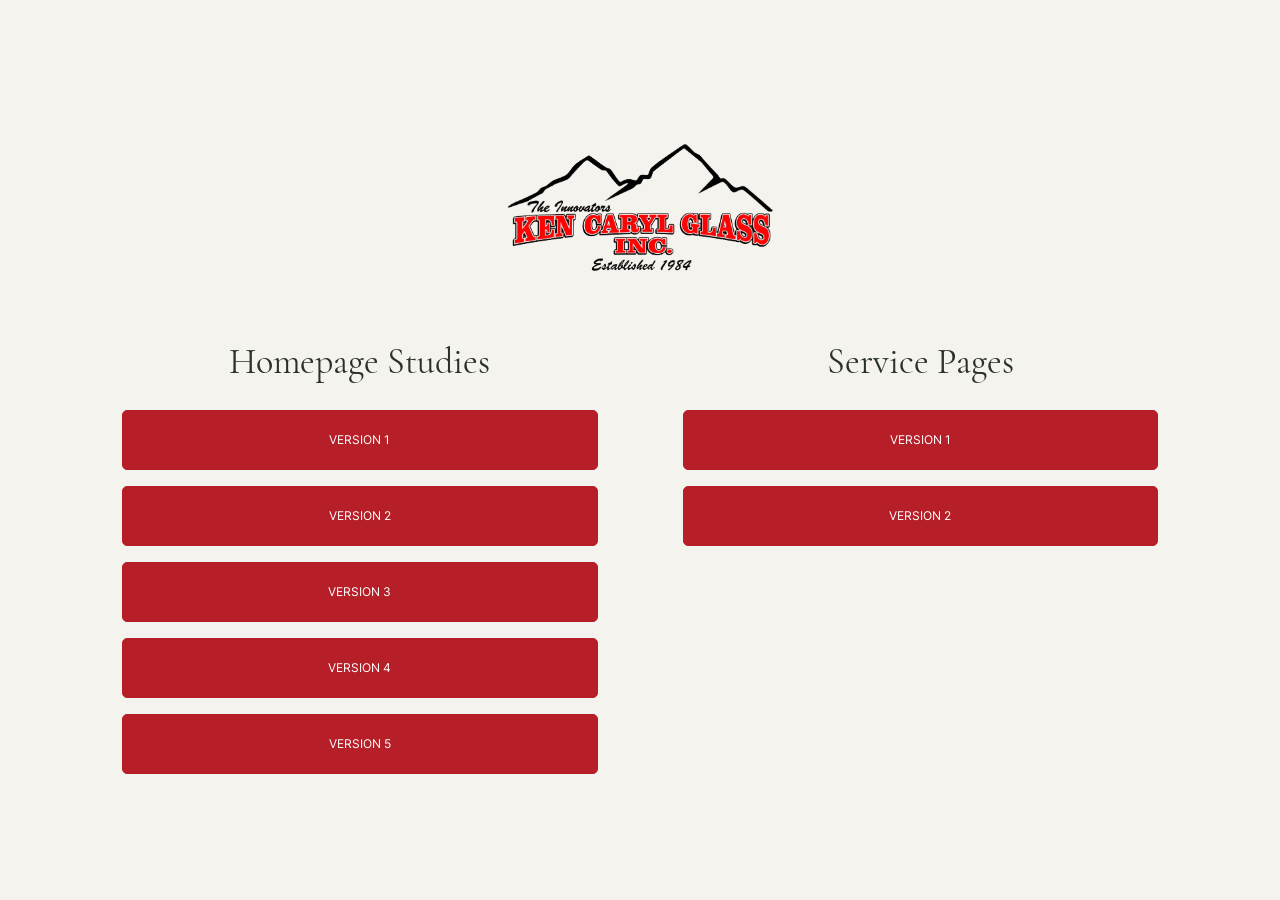
<file: index.html>
<!doctype html><html lang="en"><head><meta charset="utf-8"><meta name="viewport" content="width=device-width,initial-scale=1"><title>Ken Caryl Glass — Design Studies</title><link rel="stylesheet" href="hub.css"></head><body><main class="hub"><img class="logo" src="assets/logo-dark.png" alt="Ken Caryl Glass"><div class="study-columns"><section><h1 class="study-title">Homepage Studies</h1><nav aria-label="Homepage studies"><a href="Homepage%20Studies/homepage-v1/index.html">Version 1</a><a href="Homepage%20Studies/homepage-v2/index.html">Version 2</a><a href="Homepage%20Studies/homepage-v3/index.html">Version 3</a><a href="Homepage%20Studies/homepage-v4/index.html">Version 4</a><a href="Homepage%20Studies/homepage-v5/index.html">Version 5</a></nav></section><section><h2 class="study-title">Service Pages</h2><nav aria-label="Service page studies"><a href="Service%20Pages/residential-glass-v1/index.html">Version 1</a><a href="Service%20Pages/residential-glass-v2/index.html">Version 2</a></nav></section></div></main></body></html>
</file>
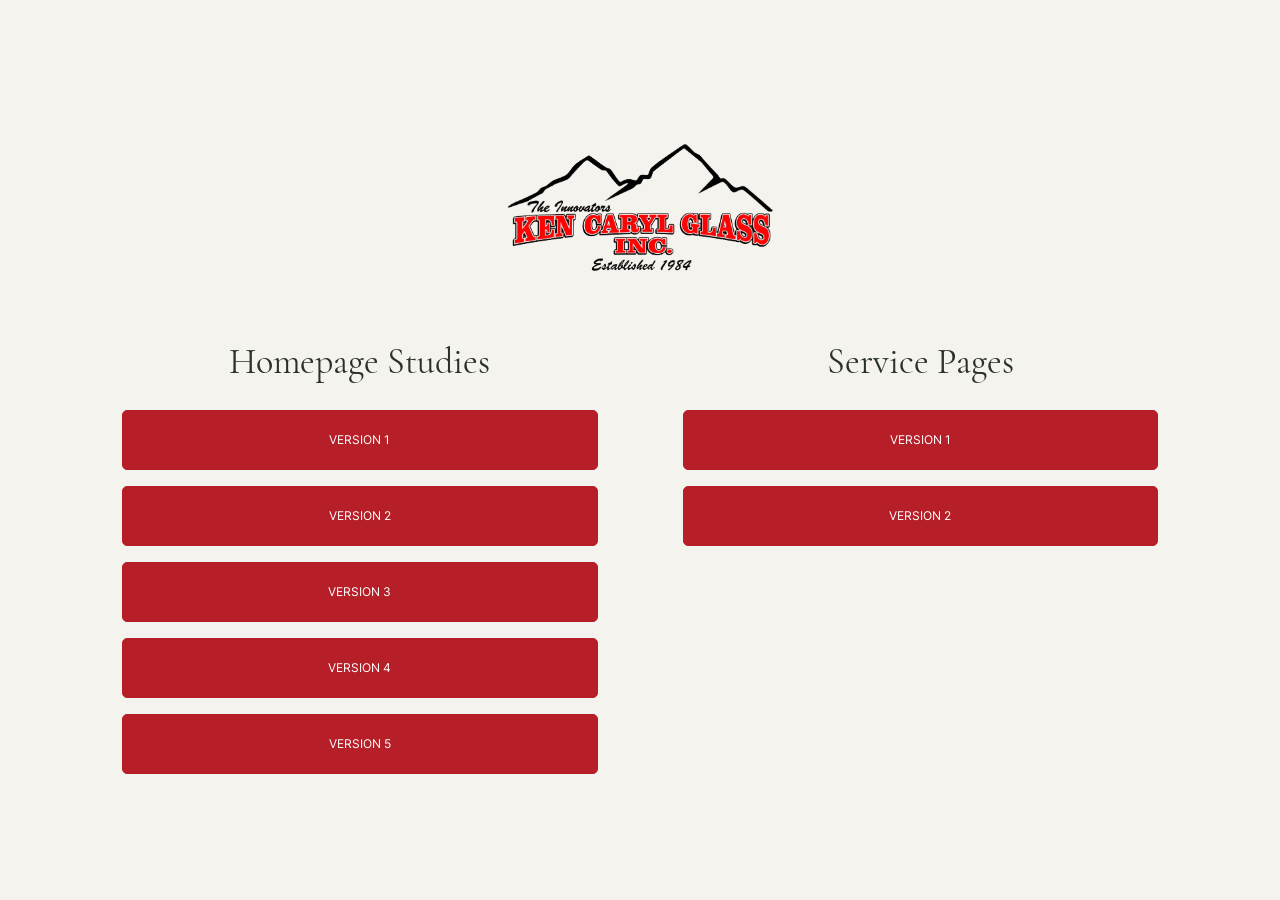
<file: Homepage Studies/index.html>
<!doctype html><html lang="en"><head><meta charset="utf-8"><meta name="viewport" content="width=device-width,initial-scale=1"><meta http-equiv="refresh" content="0;url=../index.html"><title>Ken Caryl Glass Design Studies</title></head><body><a href="../index.html">Open the design studies hub</a></body></html>
</file>
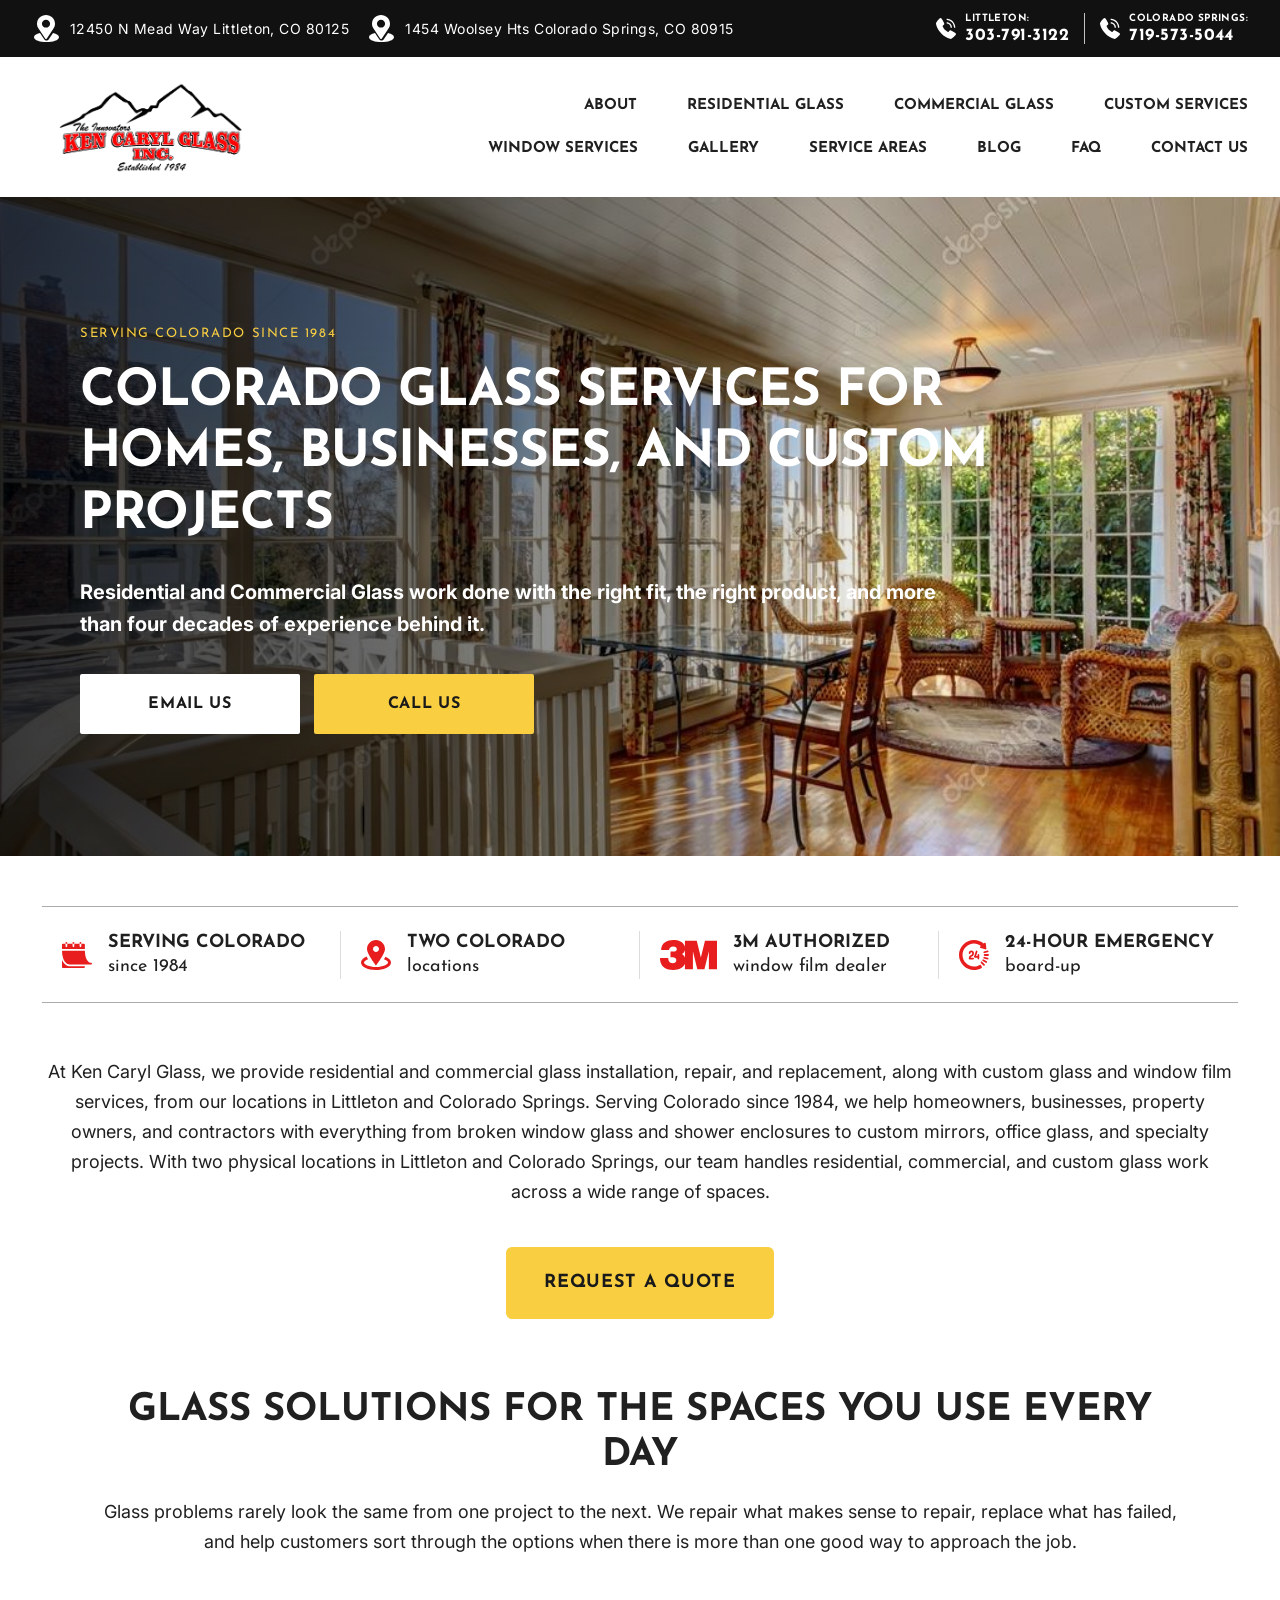
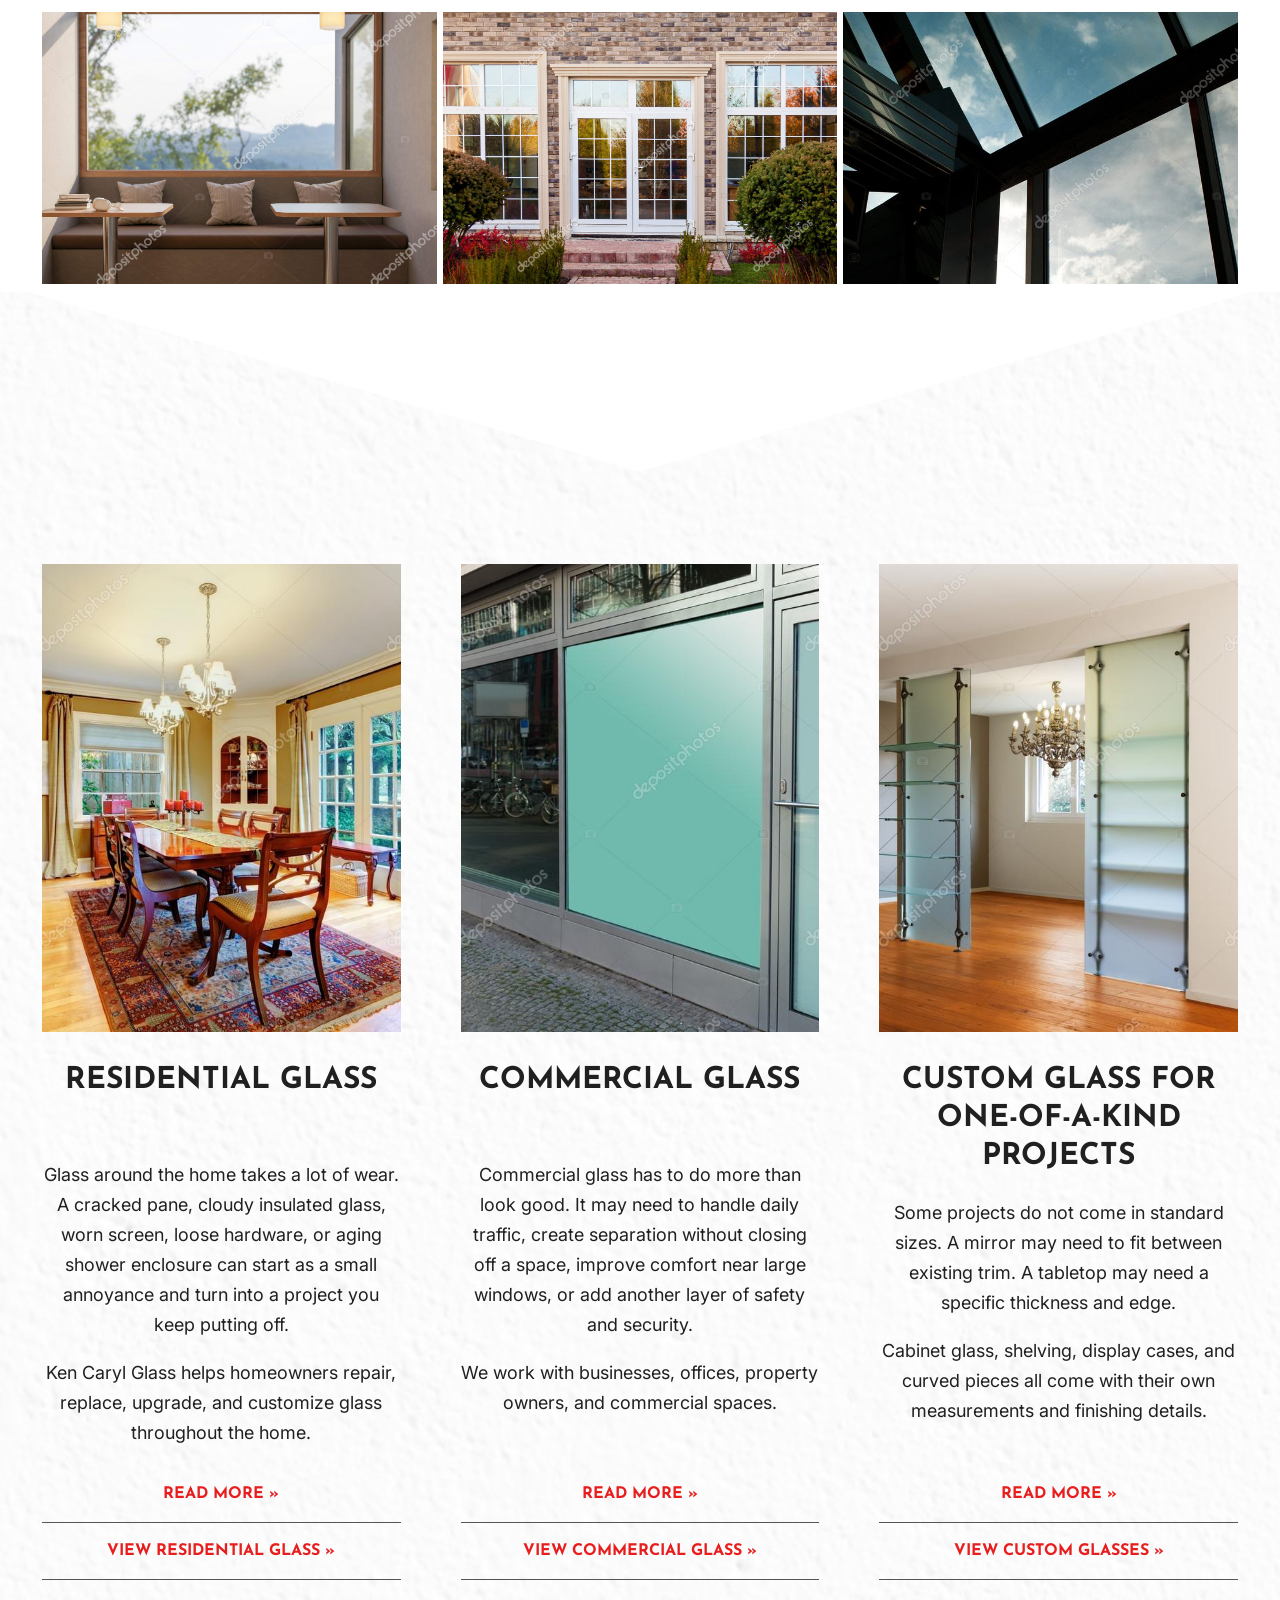
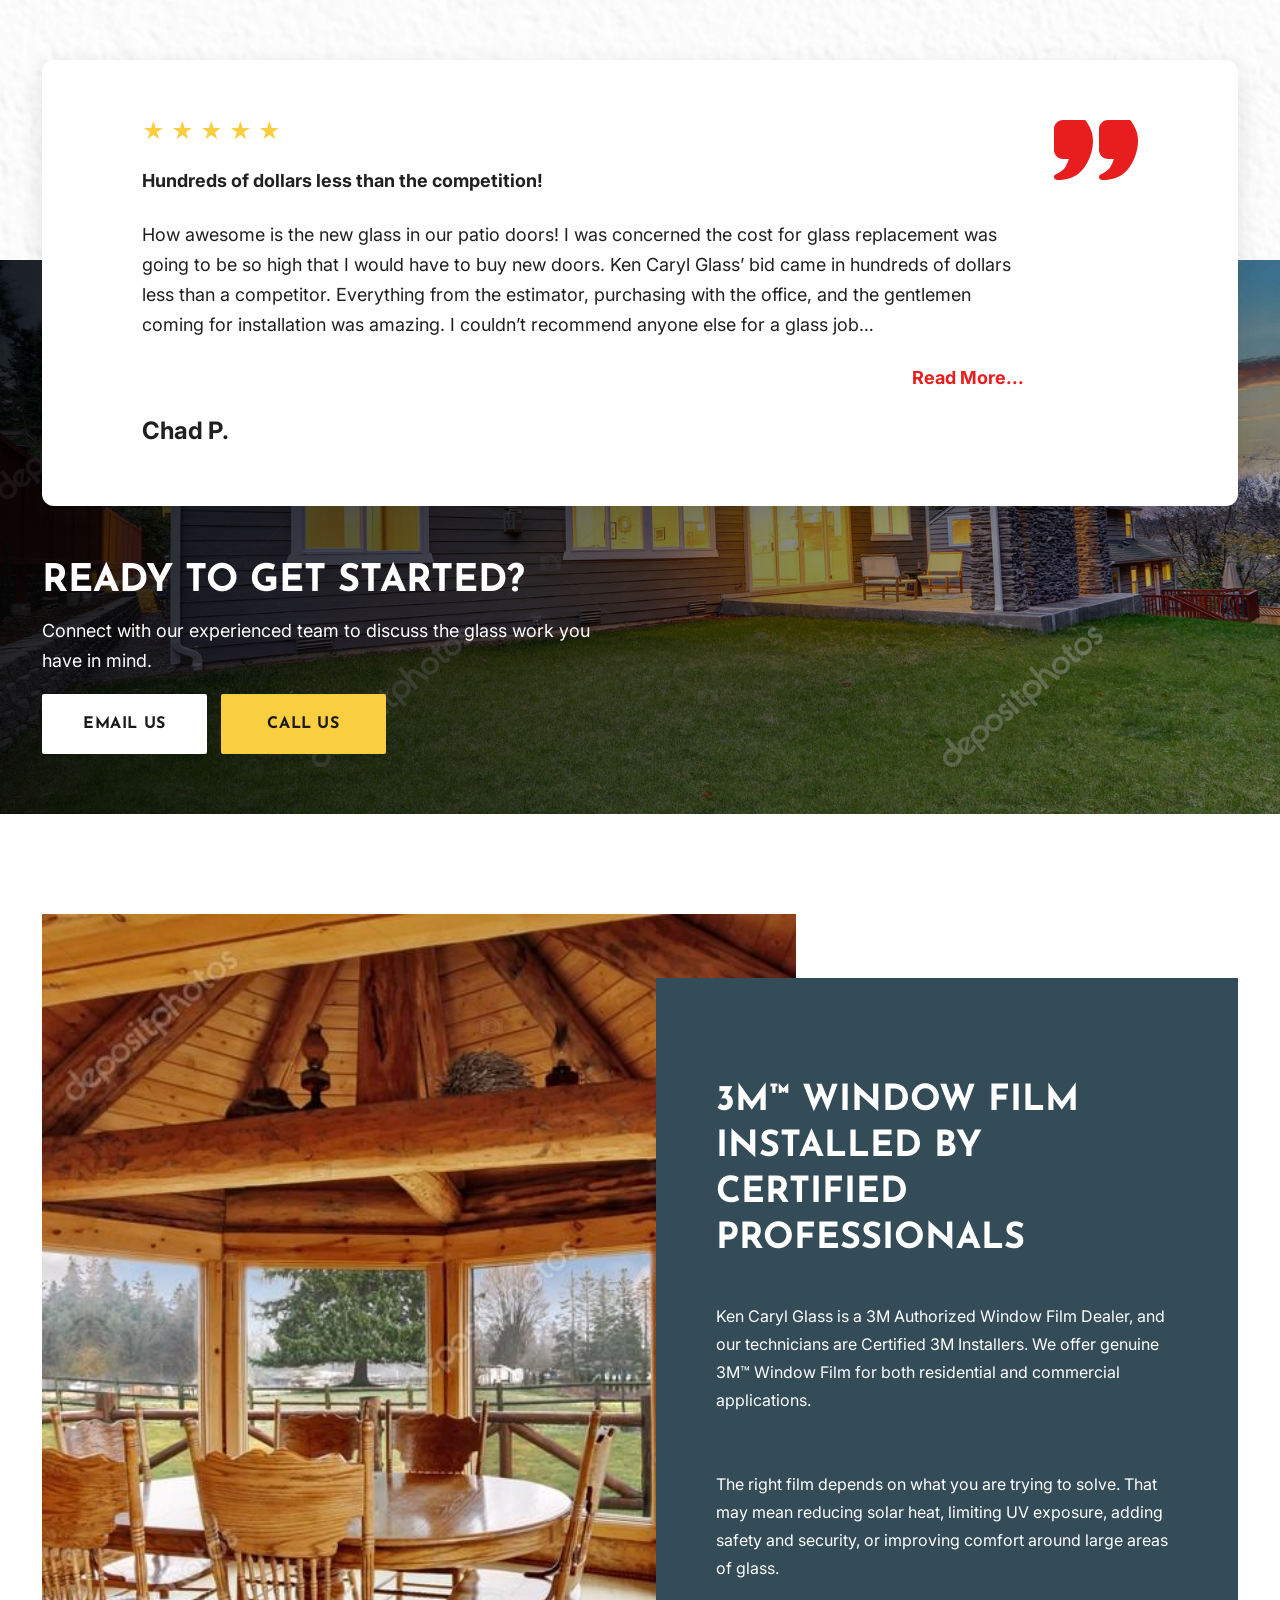
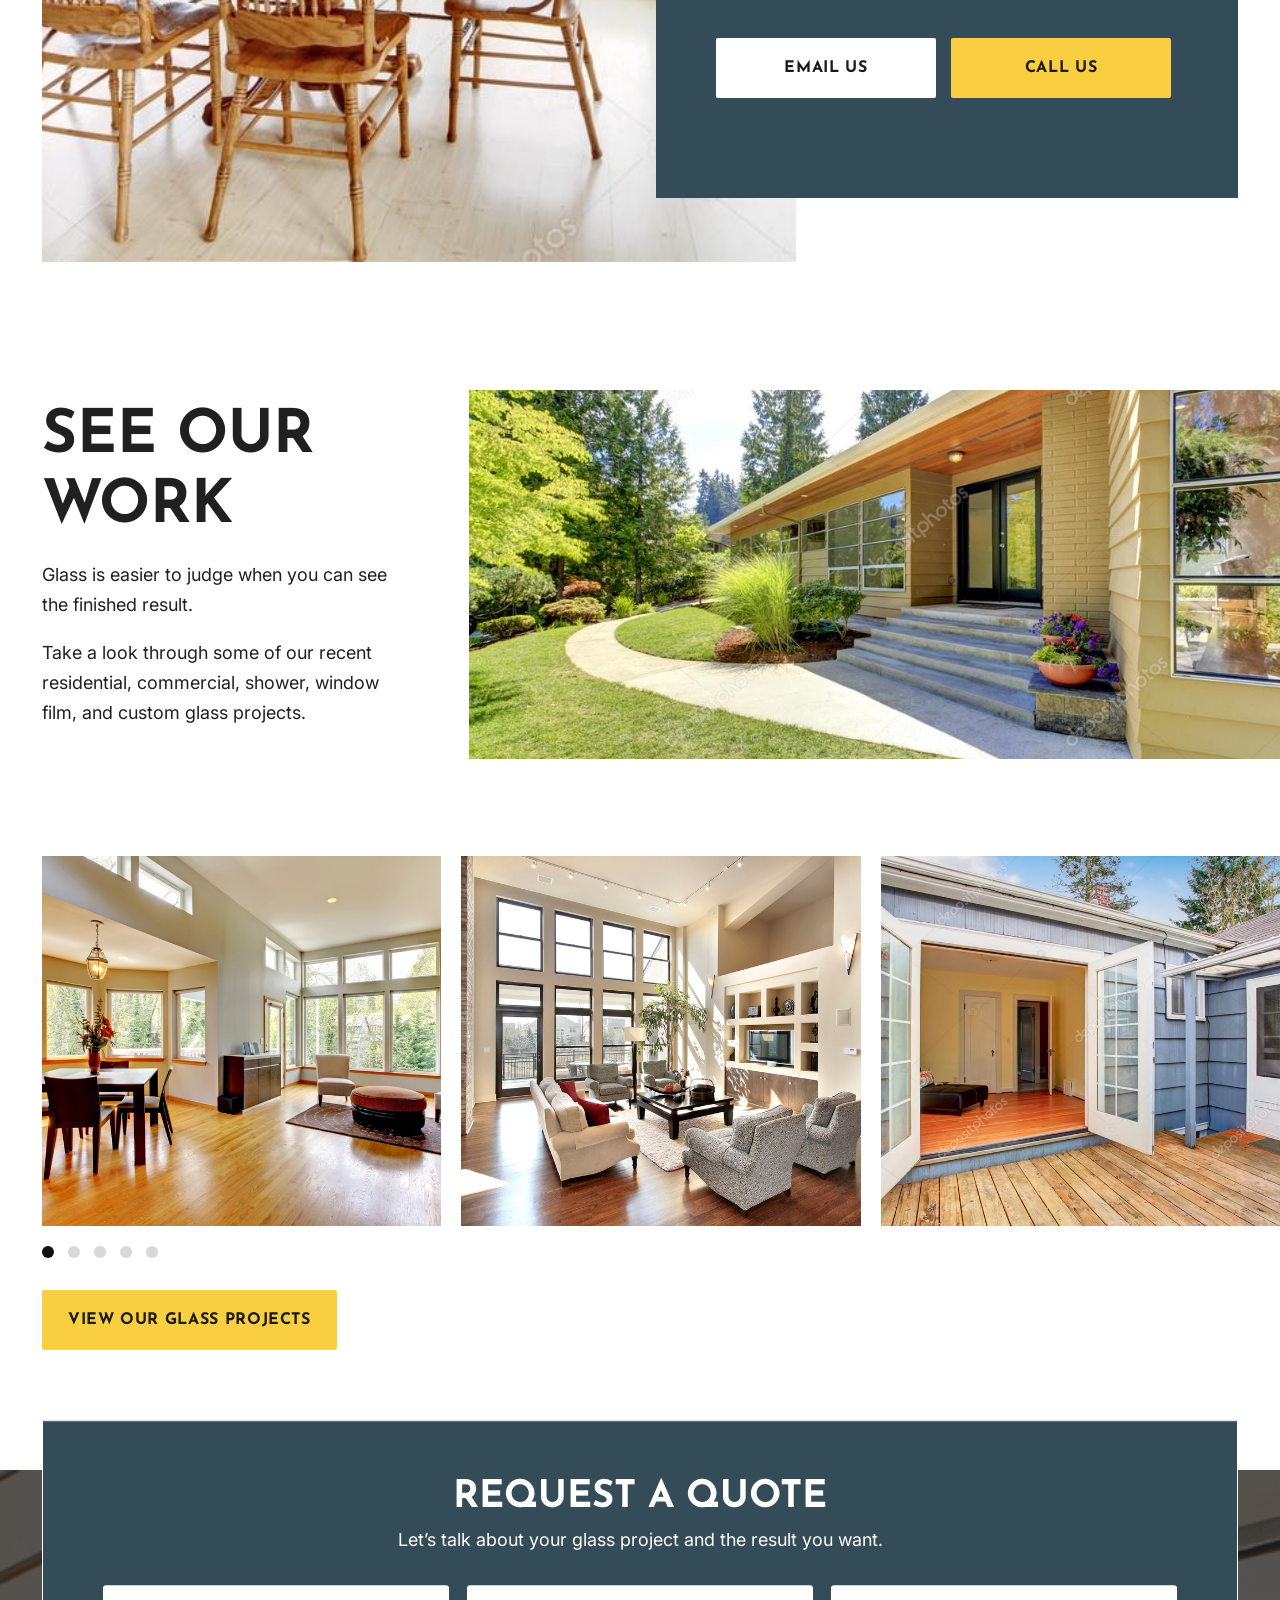
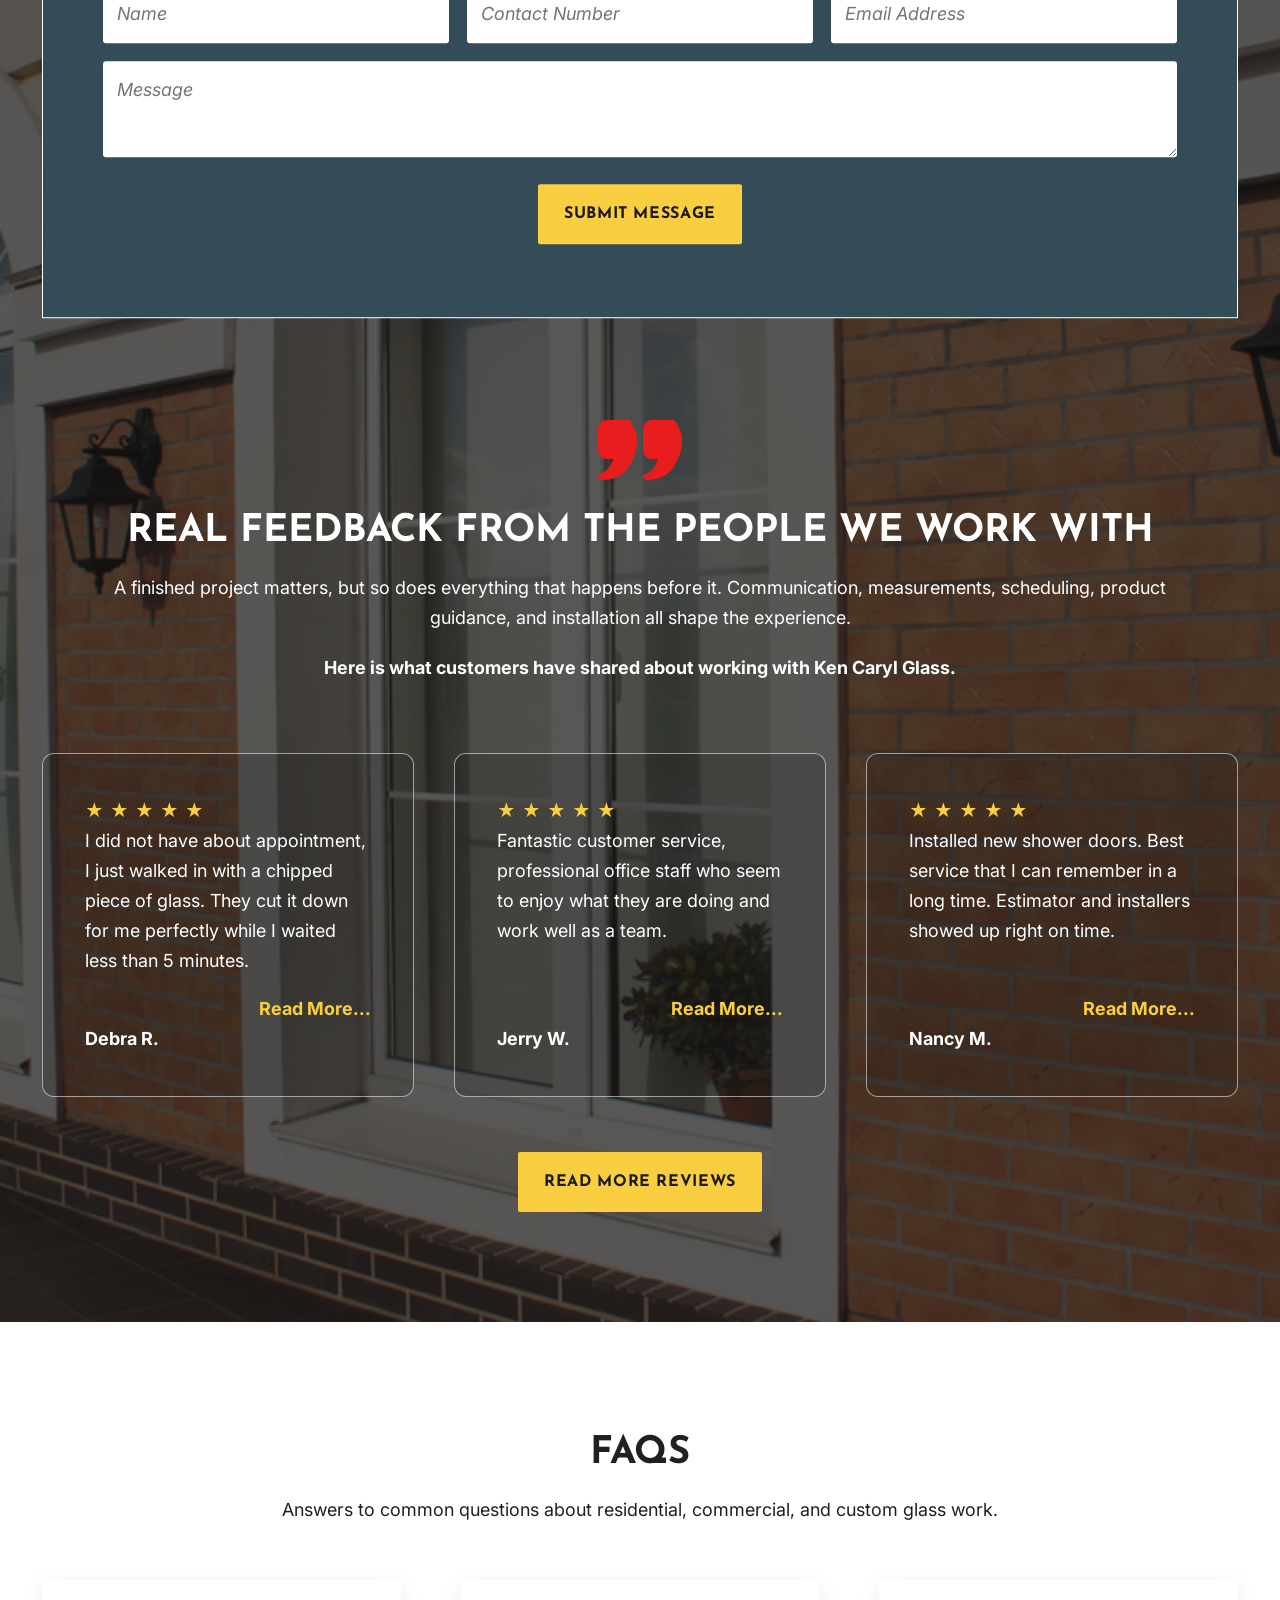
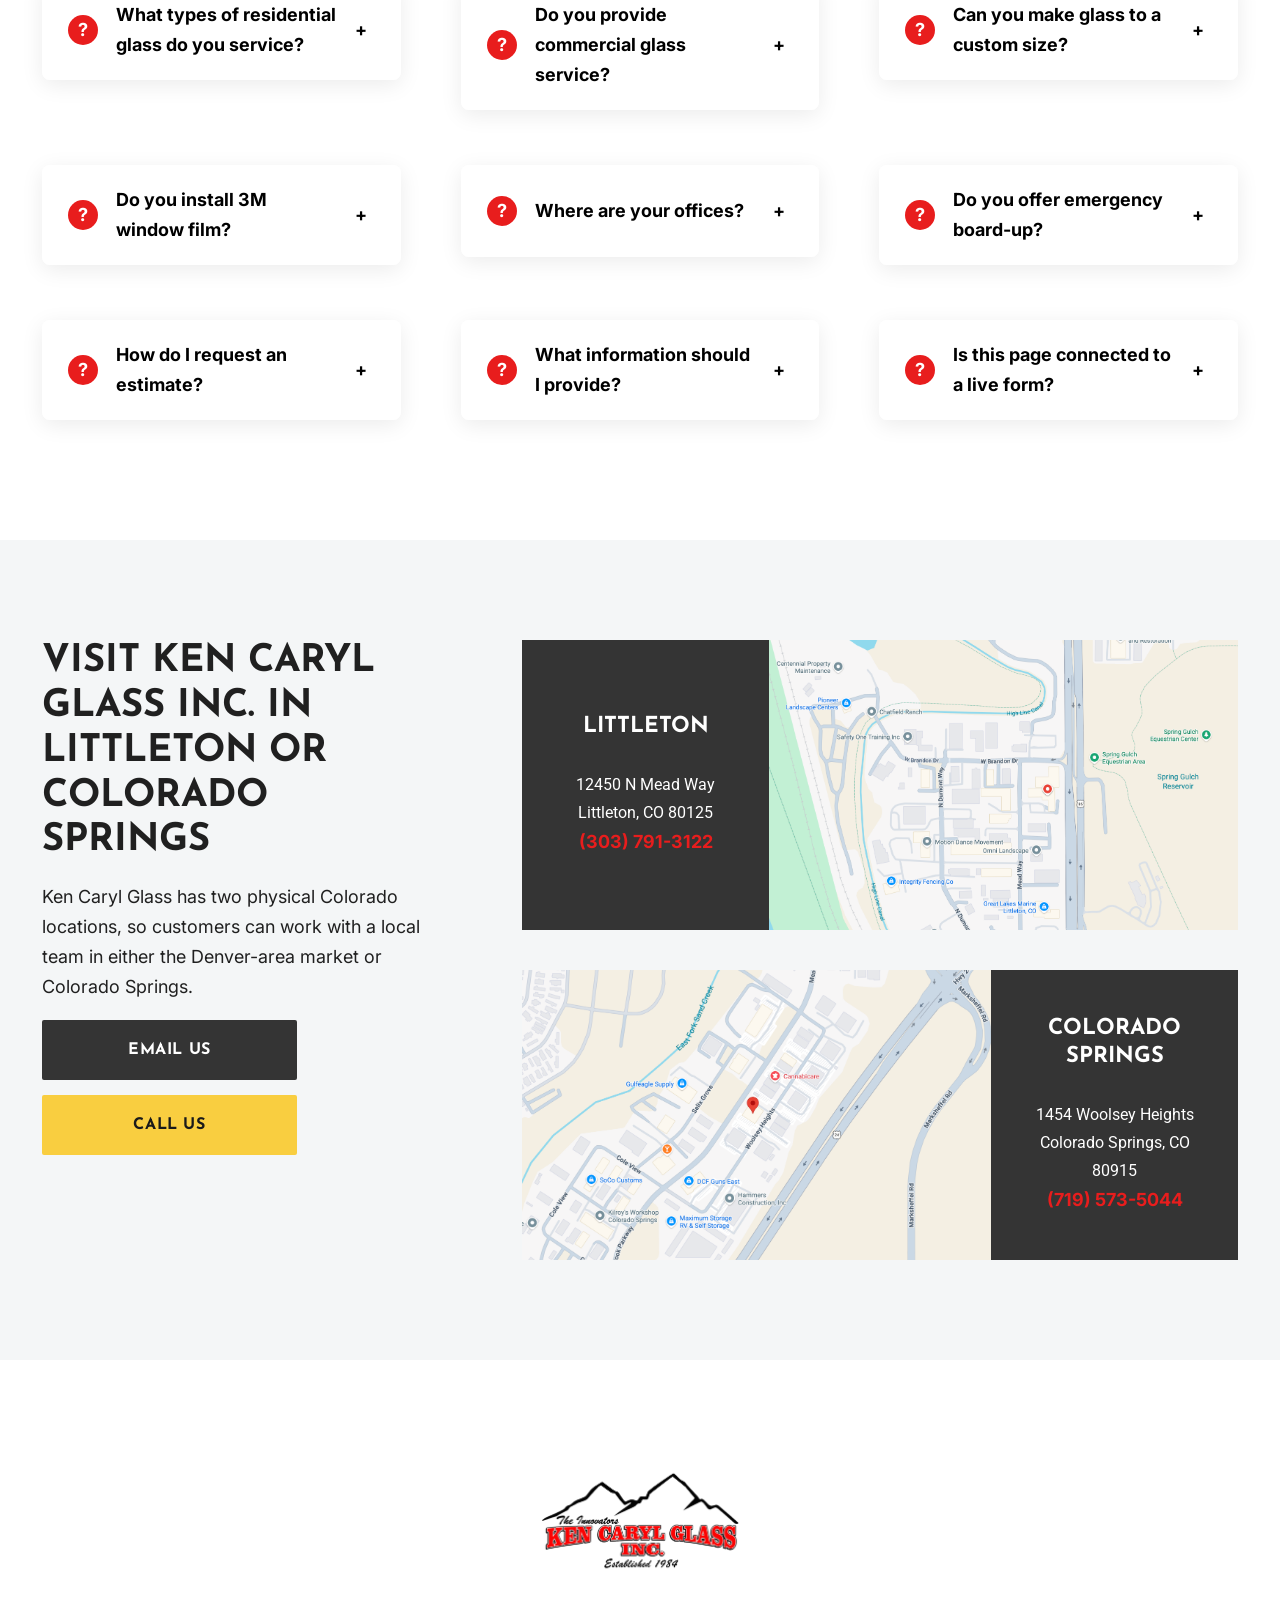
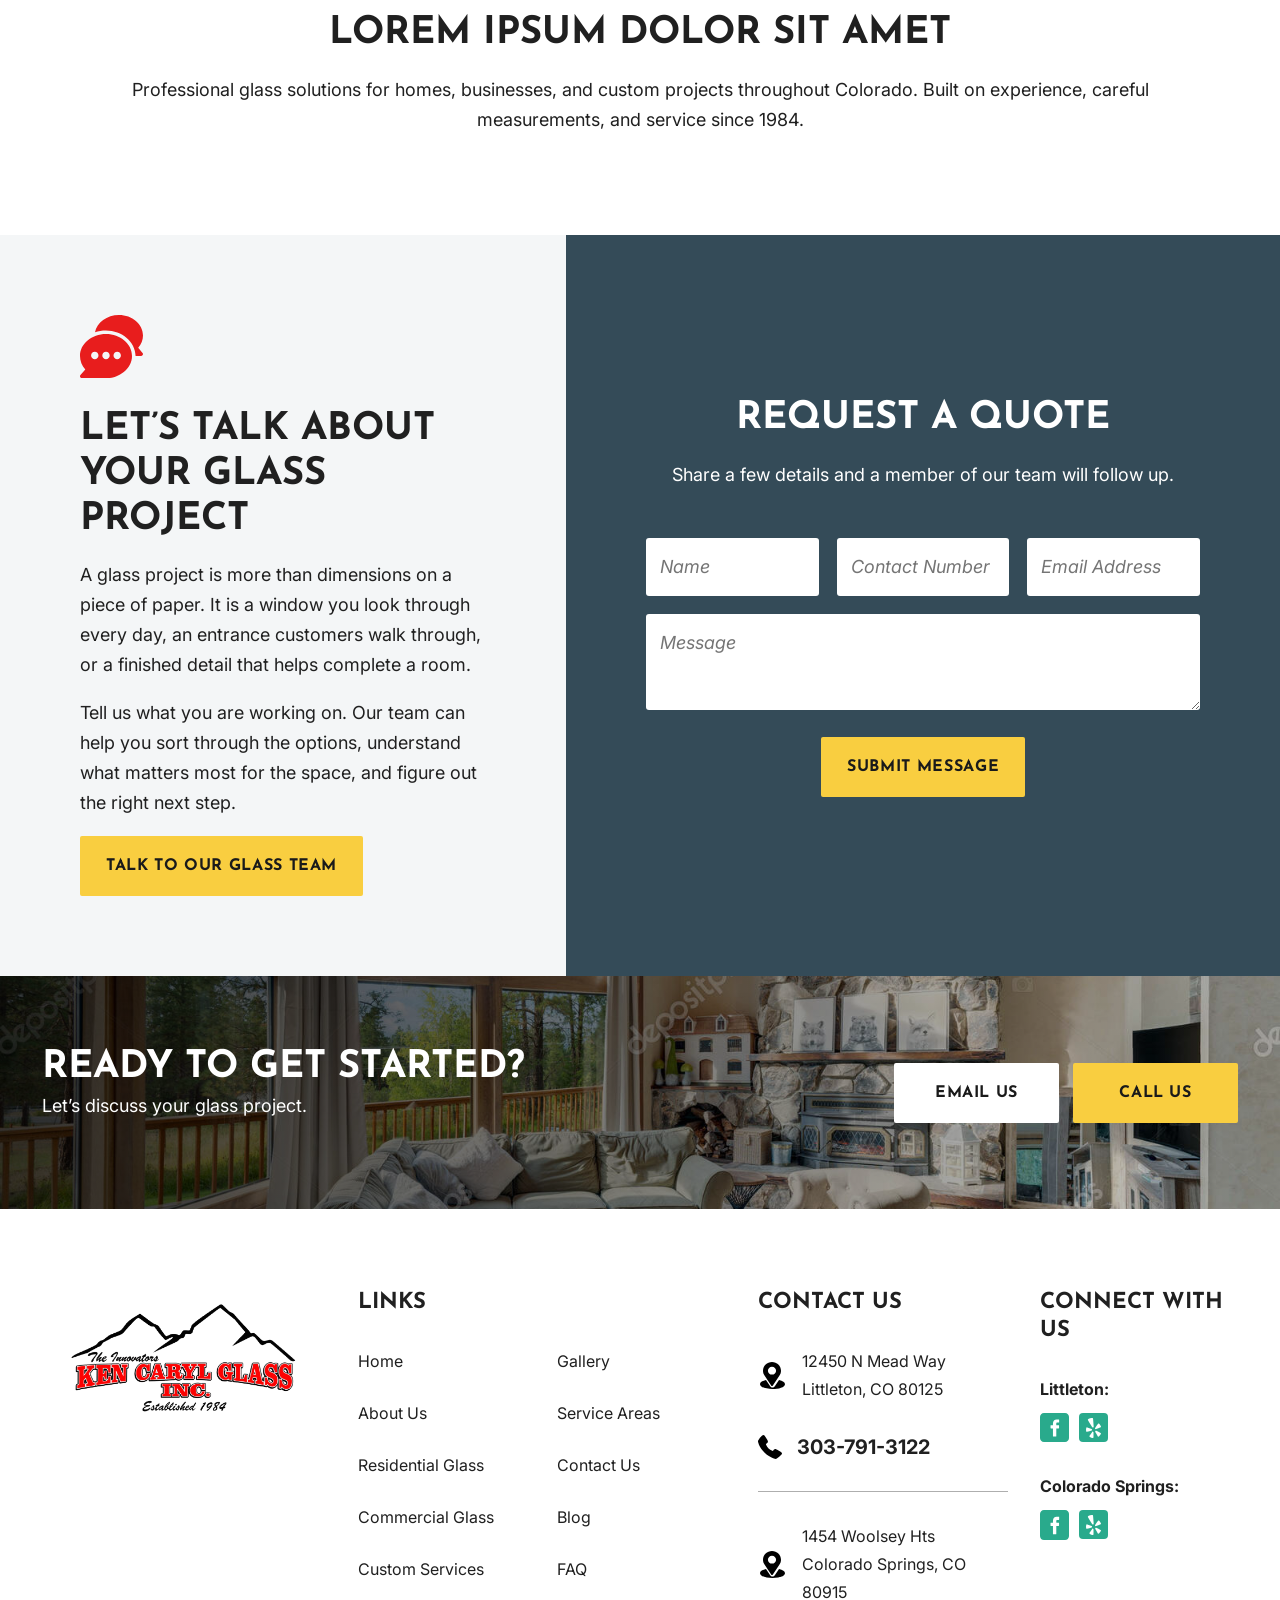
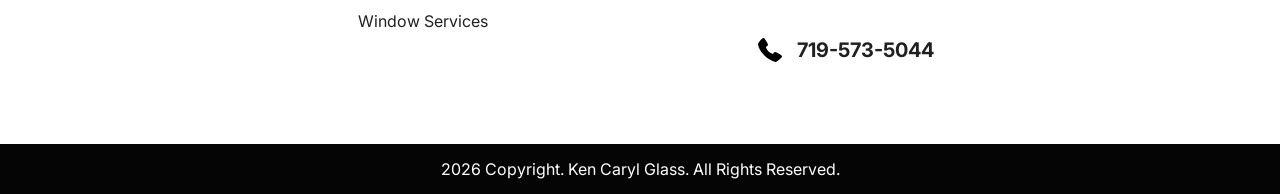
<file: Homepage Studies/homepage-v1/index.html>
<!doctype html>
<html lang="en">
<head>
  <meta charset="utf-8">
  <meta name="viewport" content="width=device-width, initial-scale=1">
  <meta name="description" content="Ken Caryl Glass homepage v1 design study recreated from the approved Figma mockup.">
  <title>Ken Caryl Glass — Homepage v1 Study</title>
  <link rel="preconnect" href="https://fonts.googleapis.com">
  <link rel="preconnect" href="https://fonts.gstatic.com" crossorigin>
  <link href="https://fonts.googleapis.com/css2?family=Inter:wght@400;600;700&amp;family=Josefin+Sans:wght@600;700&amp;family=Roboto:wght@400;500;700&amp;display=swap" rel="stylesheet">
  <link rel="stylesheet" href="styles.css">
  <script src="script.js" defer></script>
</head>
<body>
  <div class="scroll-progress" aria-hidden="true"></div>
  <header class="site-header" id="top">
    <div class="utility-bar">
      <div class="utility-inner">
        <div class="utility-addresses">
          <span class="utility-item"><span class="location-icon location-icon-white" aria-hidden="true"><img src="../../assets/027c7.svg" alt=""><img src="../../assets/d13b0.svg" alt=""></span><span>12450 N Mead Way Littleton, CO 80125</span></span>
          <span class="utility-item"><span class="location-icon location-icon-white" aria-hidden="true"><img src="../../assets/027c7.svg" alt=""><img src="../../assets/d5e2f.svg" alt=""></span><span>1454 Woolsey Hts Colorado Springs, CO 80915</span></span>
        </div>
        <div class="utility-phones">
          <a class="utility-phone" href="tel:3037913122"><img src="../../assets/33e1b.svg" alt=""><span><small>Littleton:</small><b>303-791-3122</b></span></a>
          <span class="utility-divider" aria-hidden="true"></span>
          <a class="utility-phone" href="tel:7195735044"><img src="../../assets/33e1b.svg" alt=""><span><small>Colorado Springs:</small><b>719-573-5044</b></span></a>
        </div>
      </div>
    </div>
    <div class="nav-shell">
      <a class="brand" href="#top" aria-label="Ken Caryl Glass home"><img src="../../assets/66d36.png" alt="Ken Caryl Glass Inc."></a>
      <button class="menu-toggle" type="button" aria-expanded="false" aria-controls="primary-navigation">Menu</button>
      <nav id="primary-navigation" class="primary-nav" aria-label="Primary navigation">
        <span class="nav-row nav-row-top"><a href="#about">About</a><a href="#services">Residential Glass</a><a href="#services">Commercial Glass</a><a href="#services">Custom Services</a></span>
        <span class="nav-row nav-row-bottom"><a href="#film">Window Services</a><a href="#work">Gallery</a><a href="#locations">Service Areas</a><a href="#faqs">Blog</a><a href="#faqs">FAQ</a><a href="#contact">Contact Us</a></span>
      </nav>
    </div>
  </header>

  <main>
    <section class="hero">
      <div class="hero-shade"></div>
      <div class="hero-copy reveal">
        <p class="eyebrow">Serving Colorado since 1984</p>
        <h1>Colorado Glass Services for Homes, Businesses, and Custom Projects</h1>
        <p>Residential and Commercial Glass work done with the right fit, the right product, and more than four decades of experience behind it.</p>
        <div class="button-row"><a class="button button-light" href="mailto:info@kcglassinc.com">Email Us</a><a class="button button-gold" href="tel:3037913122">Call Us</a></div>
      </div>
    </section>

    <section class="intro section" id="about">
      <div class="trust-row reveal">
        <div class="trust-calendar"><img src="../../assets/faec7.svg" alt=""><span><b>Serving Colorado</b> since 1984</span></div>
        <div><img src="../../assets/a352e.svg" alt=""><span><b>Two Colorado</b> locations</span></div>
        <div class="trust-3m"><img src="../../assets/c2f28.svg" alt=""><span><b>3M authorized</b> window film dealer</span></div>
        <div><img src="../../assets/50ecd.svg" alt=""><span><b>24-hour emergency</b> board-up</span></div>
      </div>
      <div class="intro-copy reveal">
        <p>At Ken Caryl Glass, we provide residential and commercial glass installation, repair, and replacement, along with custom glass and window film services, from our locations in Littleton and Colorado Springs. Serving Colorado since 1984, we help homeowners, businesses, property owners, and contractors with everything from broken window glass and shower enclosures to custom mirrors, office glass, and specialty projects. With two physical locations in Littleton and Colorado Springs, our team handles residential, commercial, and custom glass work across a wide range of spaces.</p>
        <a class="button button-gold intro-quote-button" href="#contact">Request a quote</a>
      </div>
      <div class="section-heading reveal">
        <h2>Glass Solutions for the Spaces You Use Every Day</h2>
        <p>Glass problems rarely look the same from one project to the next. We repair what makes sense to repair, replace what has failed, and help customers sort through the options when there is more than one good way to approach the job.</p>
      </div>
      <div class="image-triptych reveal">
        <figure><img src="../../assets/c69a8.png" alt="Residential interior with large window"></figure>
        <figure><img src="../../assets/945b8.png" alt="Commercial glass storefront"></figure>
        <figure><img src="../../assets/2924f.png" alt="Architectural glass framing"></figure>
      </div>
    </section>

    <section class="services section" id="services">
      <div class="section-arrow-wrap" aria-hidden="true"><img class="section-arrow" src="../../assets/ff8af.svg" alt=""></div>
      <div class="service-grid">
        <article class="service-card reveal"><img src="../../assets/c5424.png" alt="Furnished residential dining room"><h3>Residential Glass</h3><p>Glass around the home takes a lot of wear. A cracked pane, cloudy insulated glass, worn screen, loose hardware, or aging shower enclosure can start as a small annoyance and turn into a project you keep putting off.</p><p>Ken Caryl Glass helps homeowners repair, replace, upgrade, and customize glass throughout the home.</p><a href="#contact">Read more »</a><a href="#contact">View residential glass »</a></article>
        <article class="service-card reveal"><img src="../../assets/115ae.png" alt="Commercial glass entrance"><h3>Commercial Glass</h3><p>Commercial glass has to do more than look good. It may need to handle daily traffic, create separation without closing off a space, improve comfort near large windows, or add another layer of safety and security.</p><p>We work with businesses, offices, property owners, and commercial spaces.</p><a href="#contact">Read more »</a><a href="#contact">View commercial glass »</a></article>
        <article class="service-card reveal"><img src="../../assets/9ee1c.png" alt="Custom frosted glass installation"><h3>Custom Glass for One-of-a-Kind Projects</h3><p>Some projects do not come in standard sizes. A mirror may need to fit between existing trim. A tabletop may need a specific thickness and edge.</p><p>Cabinet glass, shelving, display cases, and curved pieces all come with their own measurements and finishing details.</p><a href="#contact">Read more »</a><a href="#contact">View custom glasses »</a></article>
      </div>
      <blockquote class="featured-review reveal"><div class="review-copy"><div class="stars" aria-label="5 out of 5 stars">★★★★★</div><b>Hundreds of dollars less than the competition!</b><p>How awesome is the new glass in our patio doors! I was concerned the cost for glass replacement was going to be so high that I would have to buy new doors. Ken Caryl Glass’ bid came in hundreds of dollars less than a competitor. Everything from the estimator, purchasing with the office, and the gentlemen coming for installation was amazing. I couldn’t recommend anyone else for a glass job…</p><span class="review-read-more">Read More...</span><footer>Chad P.</footer></div><img class="featured-quote-icon" src="../../assets/28dd5.svg" alt=""></blockquote>
    </section>

    <section class="ready-band">
      <div class="ready-copy reveal"><h2>Ready to get started?</h2><p>Connect with our experienced team to discuss the glass work you have in mind.</p><div class="button-row"><a class="button button-light" href="mailto:info@kcglassinc.com">Email Us</a><a class="button button-gold" href="tel:3037913122">Call Us</a></div></div>
    </section>

    <section class="film section" id="film">
      <div class="film-visual reveal"><img src="../../assets/4195e.png" alt="Sunroom with extensive glass"><div class="film-card"><h2>3M™ Window Film Installed by Certified Professionals</h2><p>Ken Caryl Glass is a 3M Authorized Window Film Dealer, and our technicians are Certified 3M Installers. We offer genuine 3M™ Window Film for both residential and commercial applications.</p><p>The right film depends on what you are trying to solve. That may mean reducing solar heat, limiting UV exposure, adding safety and security, or improving comfort around large areas of glass.</p><div class="button-row"><a class="button button-light" href="mailto:info@kcglassinc.com">Email Us</a><a class="button button-gold" href="tel:3037913122">Call Us</a></div></div></div>
    </section>

    <section class="work section" id="work">
      <div class="work-feature reveal"><div class="work-copy"><h2>See Our<br>Work</h2><p>Glass is easier to judge when you can see the finished result.</p><p>Take a look through some of our recent residential, commercial, shower, window film, and custom glass projects.</p></div><img src="../../assets/e345e.png" alt="Home exterior with large windows"></div>
      <div class="gallery" aria-live="polite"><img src="../../assets/a79d7.png" alt="Dining room windows"><img src="../../assets/e9d1b.png" alt="Large living room windows"><img src="../../assets/30ac9.png" alt="Arched commercial windows"></div>
      <div class="gallery-controls"><button class="gallery-dot active" aria-label="Show gallery set one"></button><button class="gallery-dot" aria-label="Show gallery set two"></button><button class="gallery-dot" aria-label="Show gallery set three"></button><button class="gallery-dot" aria-label="Show gallery set four"></button><button class="gallery-dot" aria-label="Show gallery set five"></button></div>
      <a class="button button-gold" href="#contact">View our glass projects</a>
    </section>

    <section class="feedback" id="reviews">
      <div class="quote-panel reveal"><h2>Request a Quote</h2><p>Let’s talk about your glass project and the result you want.</p><form class="quote-form"><label><span>Name</span><input type="text" name="name" placeholder="Name"></label><label><span>Contact Number</span><input type="tel" name="phone" placeholder="Contact Number"></label><label><span>Email Address</span><input type="email" name="email" placeholder="Email Address"></label><label class="wide"><span>Message</span><textarea name="message" placeholder="Message"></textarea></label><button class="button button-gold" type="submit">Submit Message</button><p class="form-status" role="status"></p></form></div>
      <div class="feedback-inner section"><div class="quote-mark"><img src="../../assets/28dd5.svg" alt=""></div><h2>Real Feedback from the People We Work With</h2><p>A finished project matters, but so does everything that happens before it. Communication, measurements, scheduling, product guidance, and installation all shape the experience.</p><b>Here is what customers have shared about working with Ken Caryl Glass.</b>
        <div class="review-grid"><article><div class="stars">★★★★★</div><p>I did not have about appointment, I just walked in with a chipped piece of glass. They cut it down for me perfectly while I waited less than 5 minutes.</p><a href="#reviews">Read More...</a><b>Debra R.</b></article><article><div class="stars">★★★★★</div><p>Fantastic customer service, professional office staff who seem to enjoy what they are doing and work well as a team.</p><a href="#reviews">Read More...</a><b>Jerry W.</b></article><article><div class="stars">★★★★★</div><p>Installed new shower doors. Best service that I can remember in a long time. Estimator and installers showed up right on time.</p><a href="#reviews">Read More...</a><b>Nancy M.</b></article></div>
        <a class="button button-gold" href="#reviews">Read more reviews</a>
      </div>
    </section>

    <section class="faqs section" id="faqs"><div class="section-heading"><h2>FAQs</h2><p>Answers to common questions about residential, commercial, and custom glass work.</p></div><div class="faq-grid"></div></section>

    <section class="locations section" id="locations">
      <div class="location-copy reveal">
        <h2>Visit Ken Caryl Glass Inc. in Littleton or Colorado Springs</h2>
        <p>Ken Caryl Glass has two physical Colorado locations, so customers can work with a local team in either the Denver-area market or Colorado Springs.</p>
        <div class="button-row location-actions"><a class="button button-dark" href="mailto:info@kcglassinc.com">Email Us</a><a class="button button-gold" href="tel:3037913122">Call Us</a></div>
      </div>
      <div class="map-stack reveal">
        <div class="map-row">
          <div class="map-card"><b>Littleton</b><p>12450 N Mead Way<br>Littleton, CO 80125</p><span>(303) 791-3122</span></div>
          <img src="../../assets/7a5ce.png" alt="Map of Ken Caryl Glass Littleton location">
        </div>
        <div class="map-row reverse">
          <img src="../../assets/322e5.png" alt="Map of Ken Caryl Glass Colorado Springs location">
          <div class="map-card"><b>Colorado Springs</b><p>1454 Woolsey Heights<br>Colorado Springs, CO 80915</p><span>(719) 573-5044</span></div>
        </div>
      </div>
    </section>

    <section class="brand-statement section reveal"><img src="../../assets/66d36.png" alt="Ken Caryl Glass Inc."><h2>Lorem Ipsum Dolor Sit Amet</h2><p>Professional glass solutions for homes, businesses, and custom projects throughout Colorado. Built on experience, careful measurements, and service since 1984.</p></section>

    <section class="contact-split" id="contact"><div class="contact-story reveal"><div class="story-icon" aria-hidden="true"><img src="../../assets/156b8.svg" alt=""><img src="../../assets/90123.svg" alt=""></div><h2>Let’s Talk About Your Glass Project</h2><p>A glass project is more than dimensions on a piece of paper. It is a window you look through every day, an entrance customers walk through, or a finished detail that helps complete a room.</p><p>Tell us what you are working on. Our team can help you sort through the options, understand what matters most for the space, and figure out the right next step.</p><a class="button button-gold" href="tel:3037913122">Talk to our glass team</a></div><div class="contact-form-panel reveal"><h2>Request a Quote</h2><p>Share a few details and a member of our team will follow up.</p><form class="quote-form compact"><label><span>Name</span><input type="text" placeholder="Name"></label><label><span>Contact Number</span><input type="tel" placeholder="Contact Number"></label><label><span>Email Address</span><input type="email" placeholder="Email Address"></label><label class="wide"><span>Message</span><textarea placeholder="Message"></textarea></label><button class="button button-gold" type="submit">Submit Message</button><p class="form-status" role="status"></p></form></div></section>

    <section class="closing-cta"><div><h2>Ready to get started?</h2><p>Let’s discuss your glass project.</p></div><div class="button-row"><a class="button button-light" href="mailto:info@kcglassinc.com">Email Us</a><a class="button button-gold" href="tel:3037913122">Call Us</a></div></section>
  </main>

  <footer class="site-footer">
    <div class="footer-grid">
      <div class="footer-brand"><img class="footer-logo" src="../../assets/66d36.png" alt="Ken Caryl Glass Inc."></div>
      <div class="footer-links"><h3>Links</h3><div class="footer-link-columns"><div><a href="#top">Home</a><a href="#about">About Us</a><a href="#services">Residential Glass</a><a href="#services">Commercial Glass</a><a href="#services">Custom Services</a><a href="#film">Window Services</a></div><div><a href="#work">Gallery</a><a href="#locations">Service Areas</a><a href="#contact">Contact Us</a><a href="#faqs">Blog</a><a href="#faqs">FAQ</a></div></div></div>
      <div class="footer-contact"><h3>Contact Us</h3><div class="footer-contact-item"><span class="location-icon location-icon-dark" aria-hidden="true"><img src="../../assets/66d64.svg" alt=""><img src="../../assets/be956.svg" alt=""></span><span>12450 N Mead Way<br>Littleton, CO 80125</span></div><div class="footer-phone"><img src="../../assets/e89f6.svg" alt=""><b>303-791-3122</b></div><hr><div class="footer-contact-item"><span class="location-icon location-icon-dark" aria-hidden="true"><img src="../../assets/66d64.svg" alt=""><img src="../../assets/c798d.svg" alt=""></span><span>1454 Woolsey Hts<br>Colorado Springs, CO 80915</span></div><div class="footer-phone"><img src="../../assets/e89f6.svg" alt=""><b>719-573-5044</b></div></div>
      <div class="footer-social"><h3>Connect With Us</h3><div><b>Littleton:</b><span class="social-icons"><img src="../../assets/b3fe1.svg" alt="Facebook"><span class="instagram-icon"><img src="../../assets/3ae2f.svg" alt="Instagram"></span></span></div><div><b>Colorado Springs:</b><span class="social-icons"><img src="../../assets/b3fe1.svg" alt="Facebook"><span class="instagram-icon"><img src="../../assets/3ae2f.svg" alt="Instagram"></span></span></div></div>
    </div>
    <div class="copyright">2026 Copyright. Ken Caryl Glass. All Rights Reserved.</div>
  </footer>
</body>
</html>
</file>
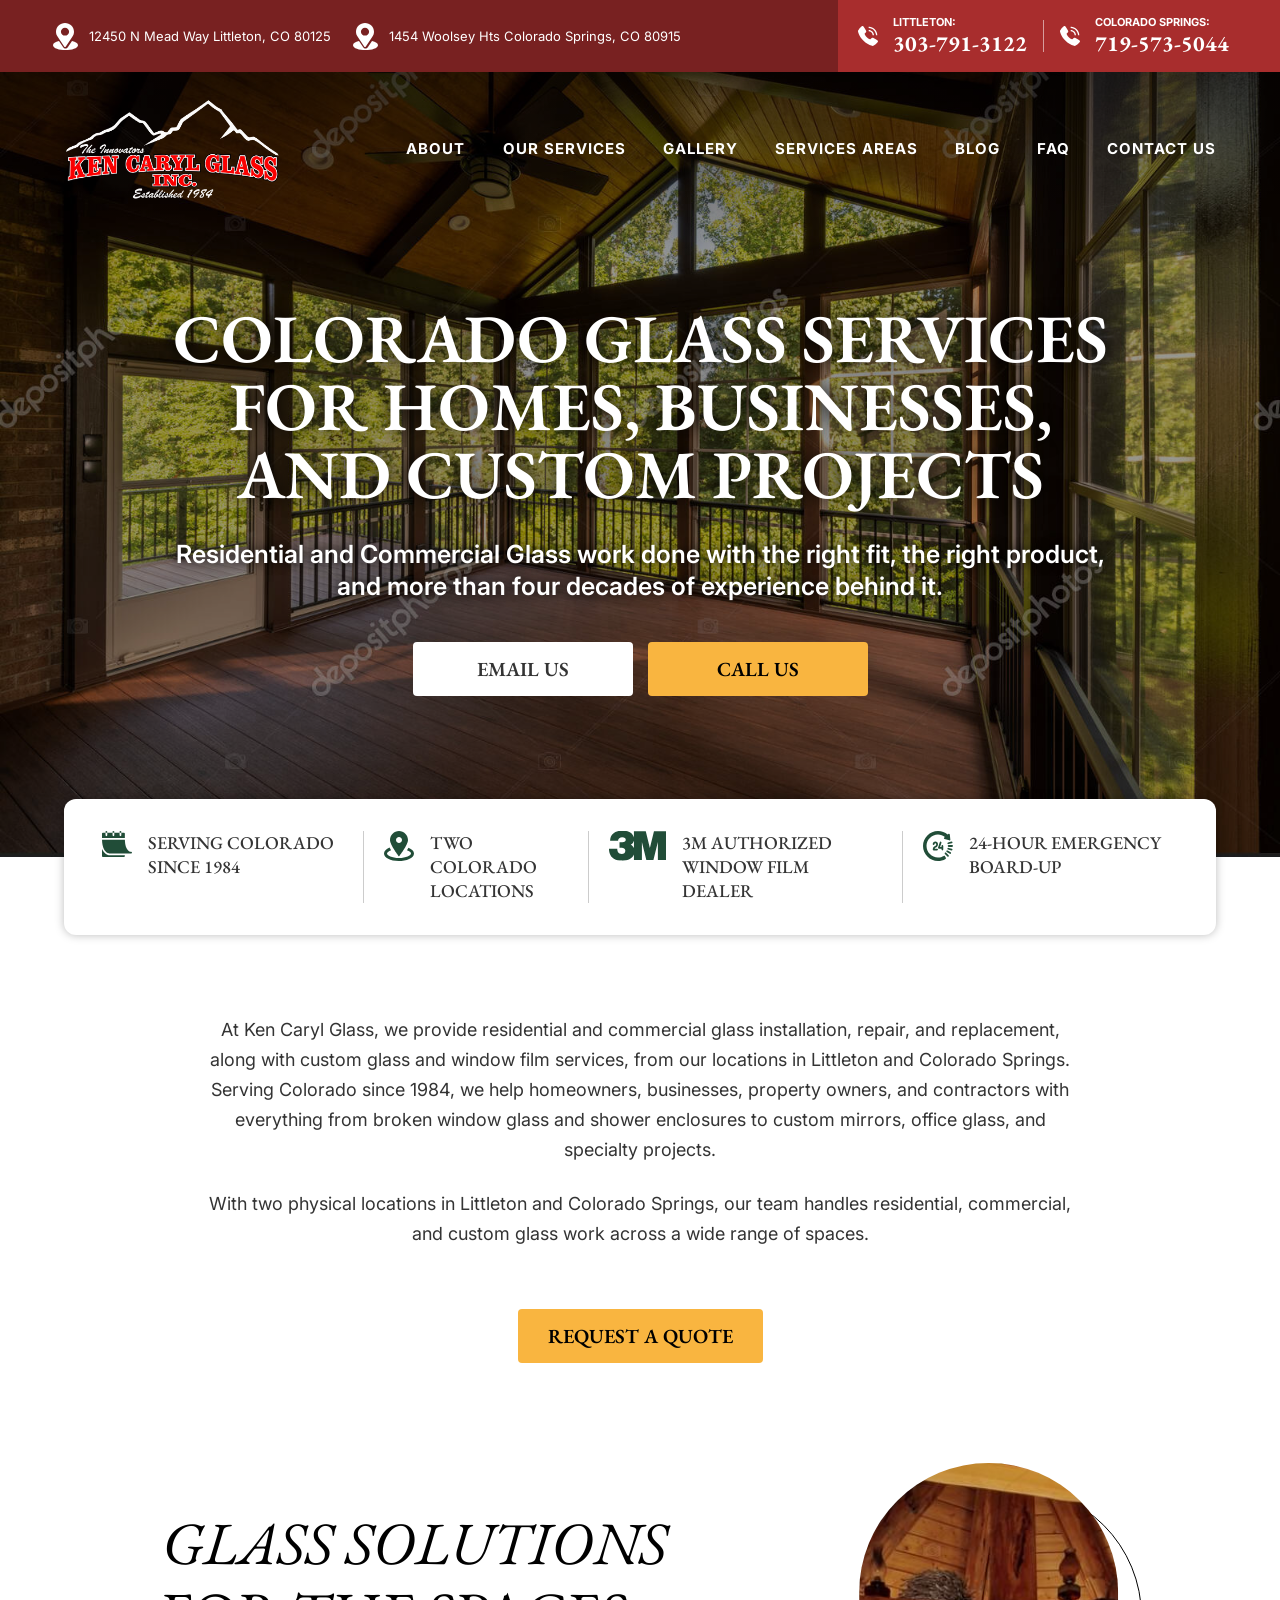
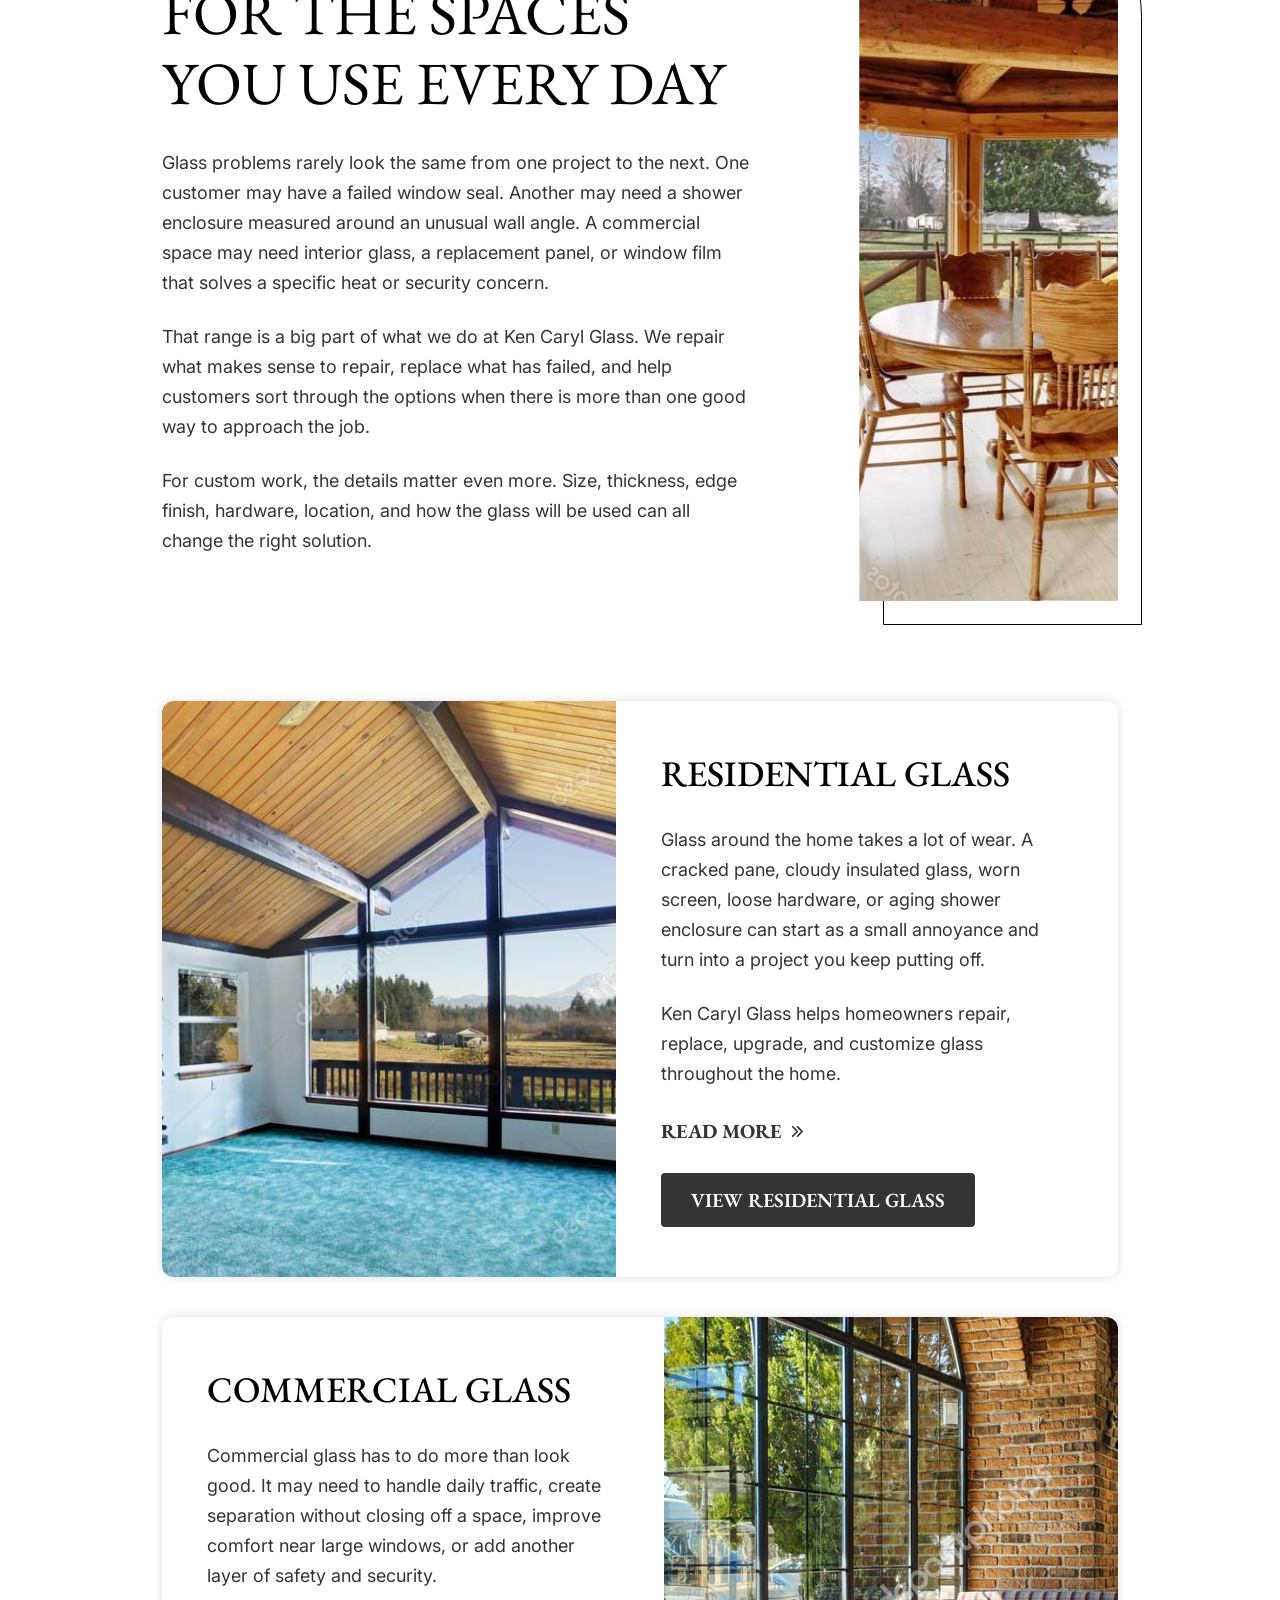
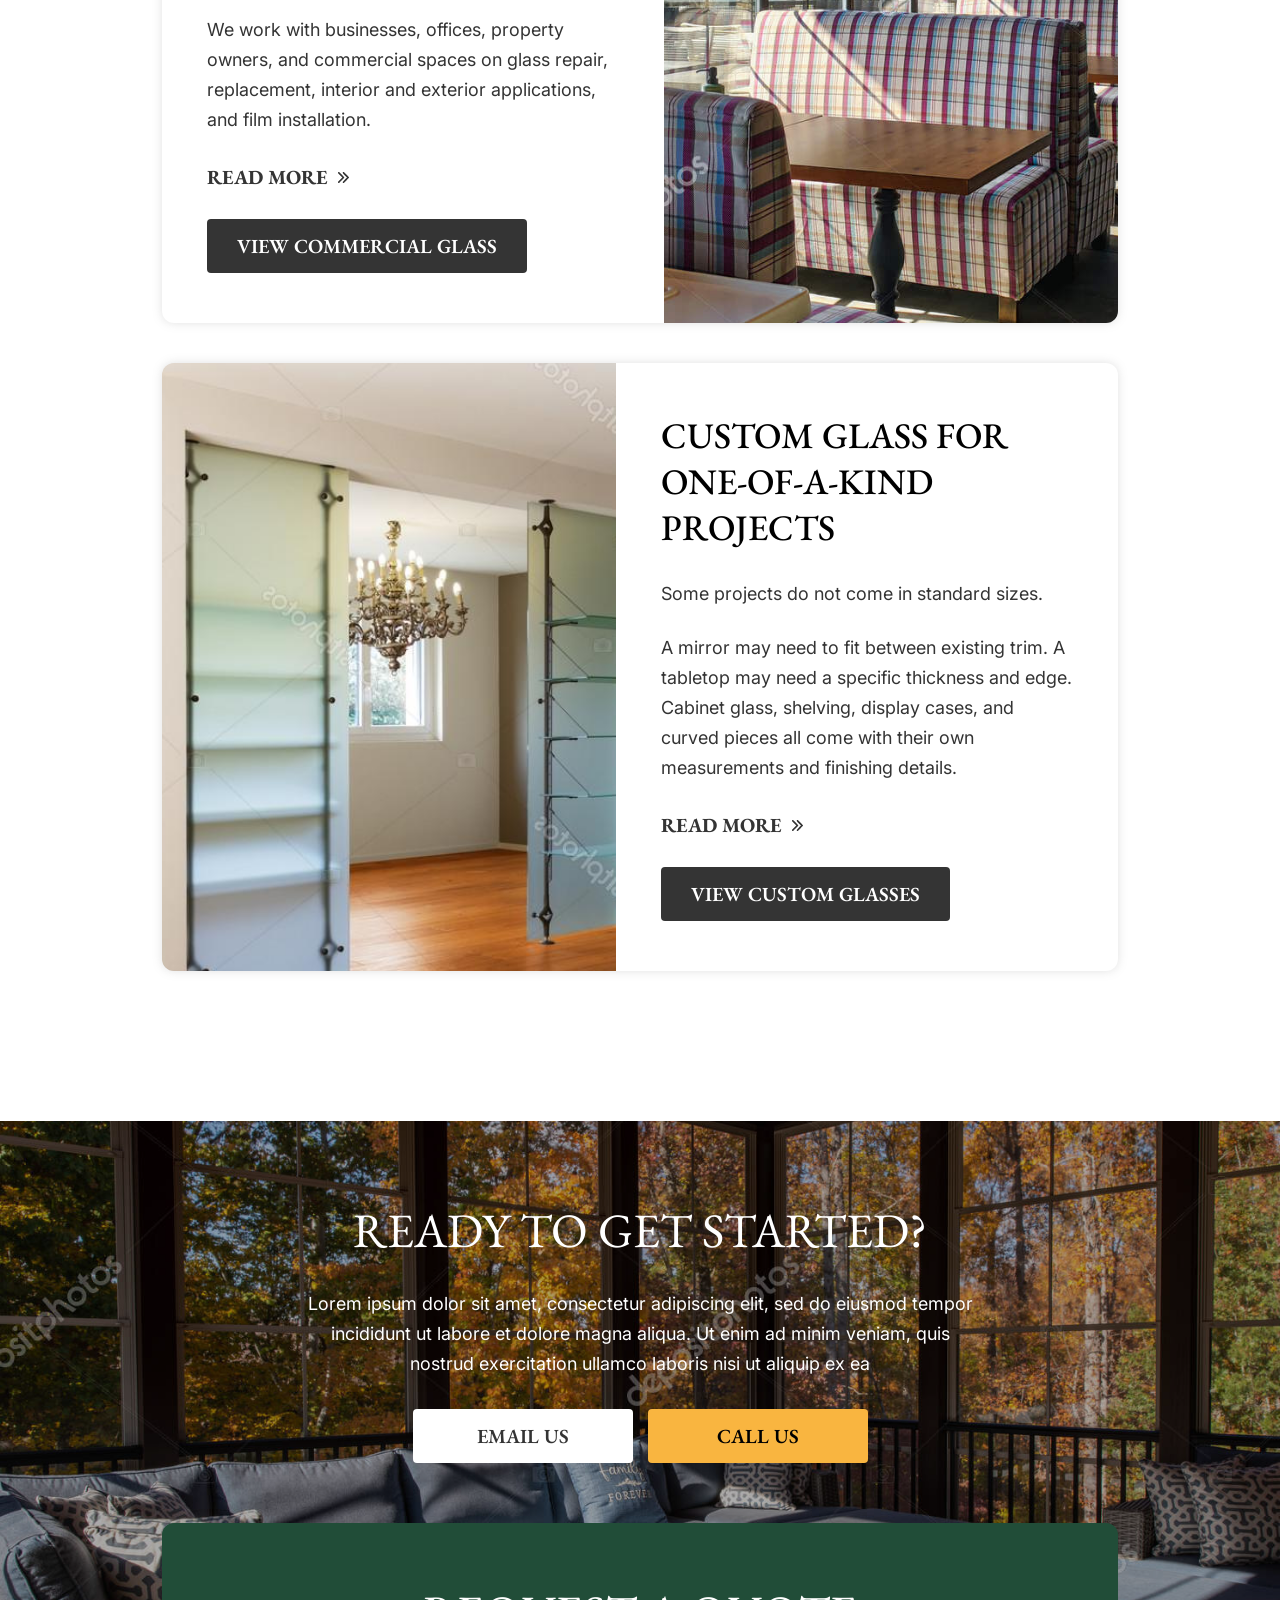
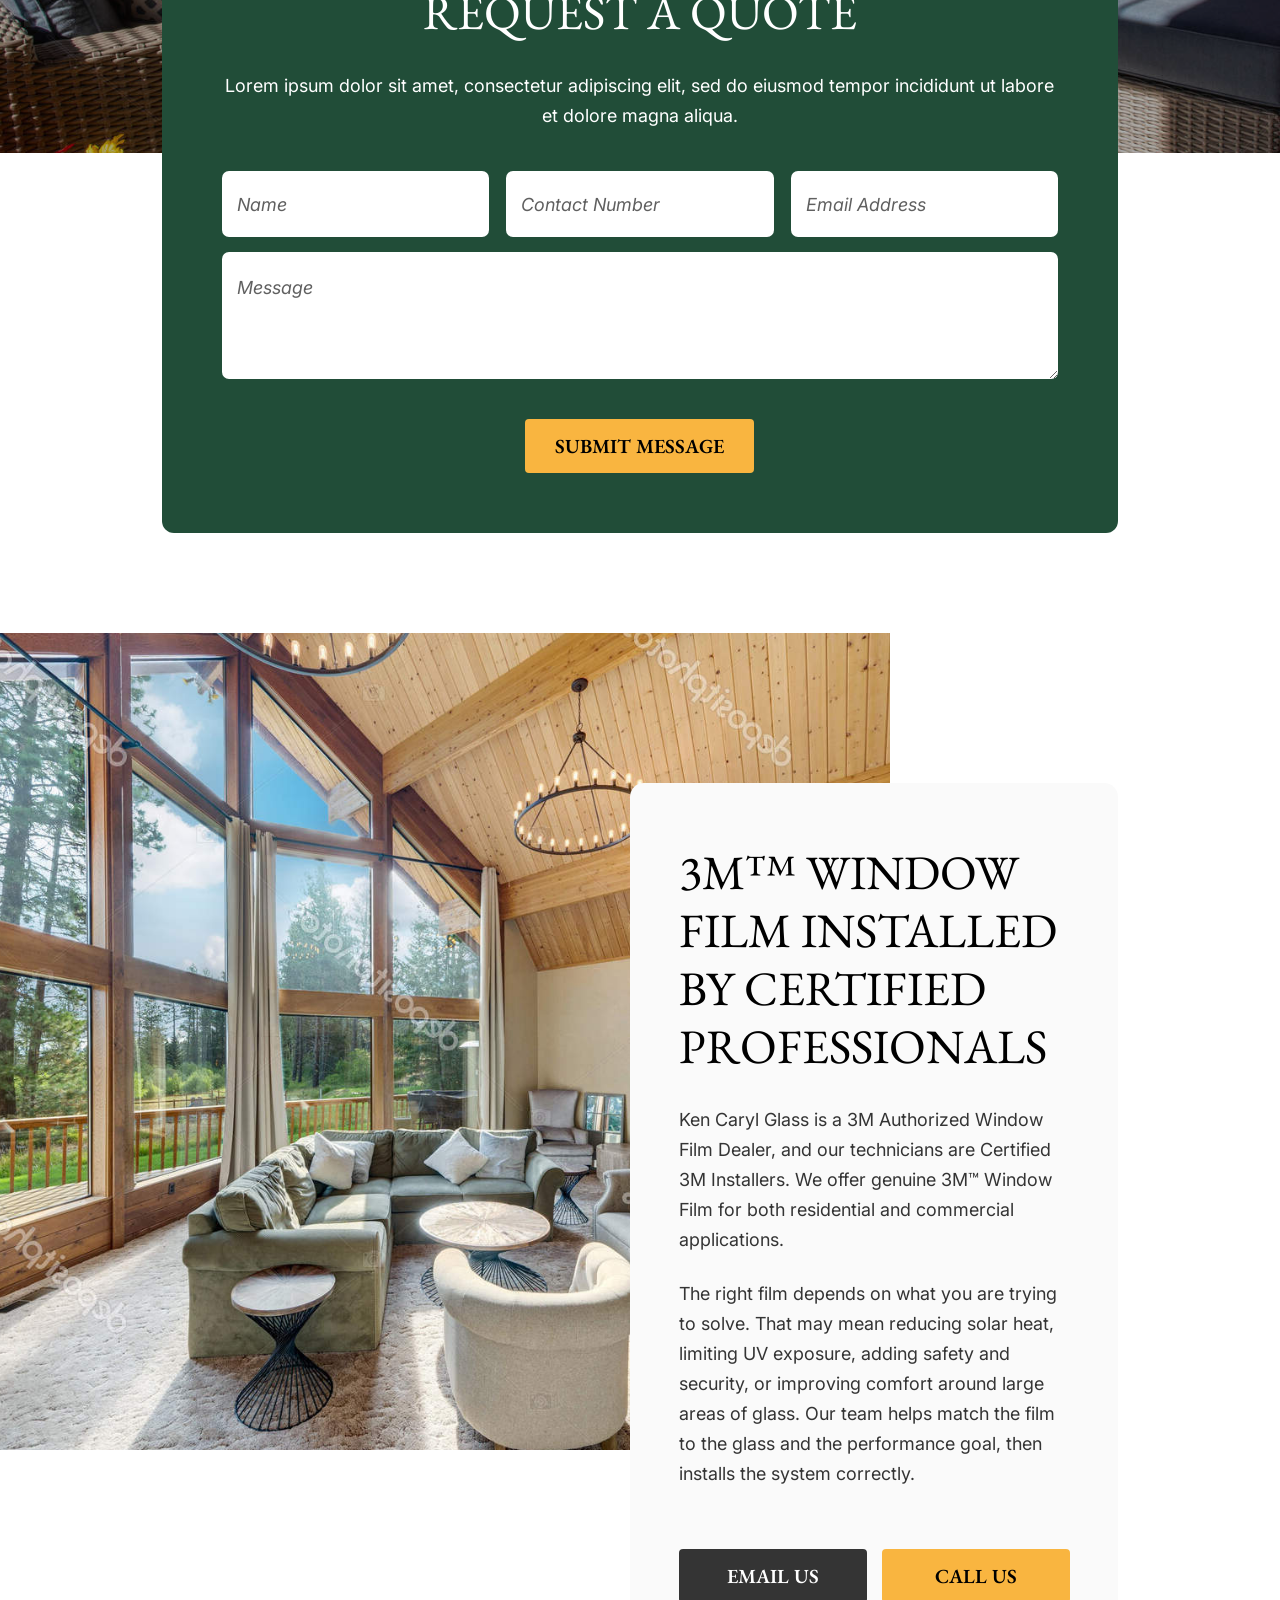
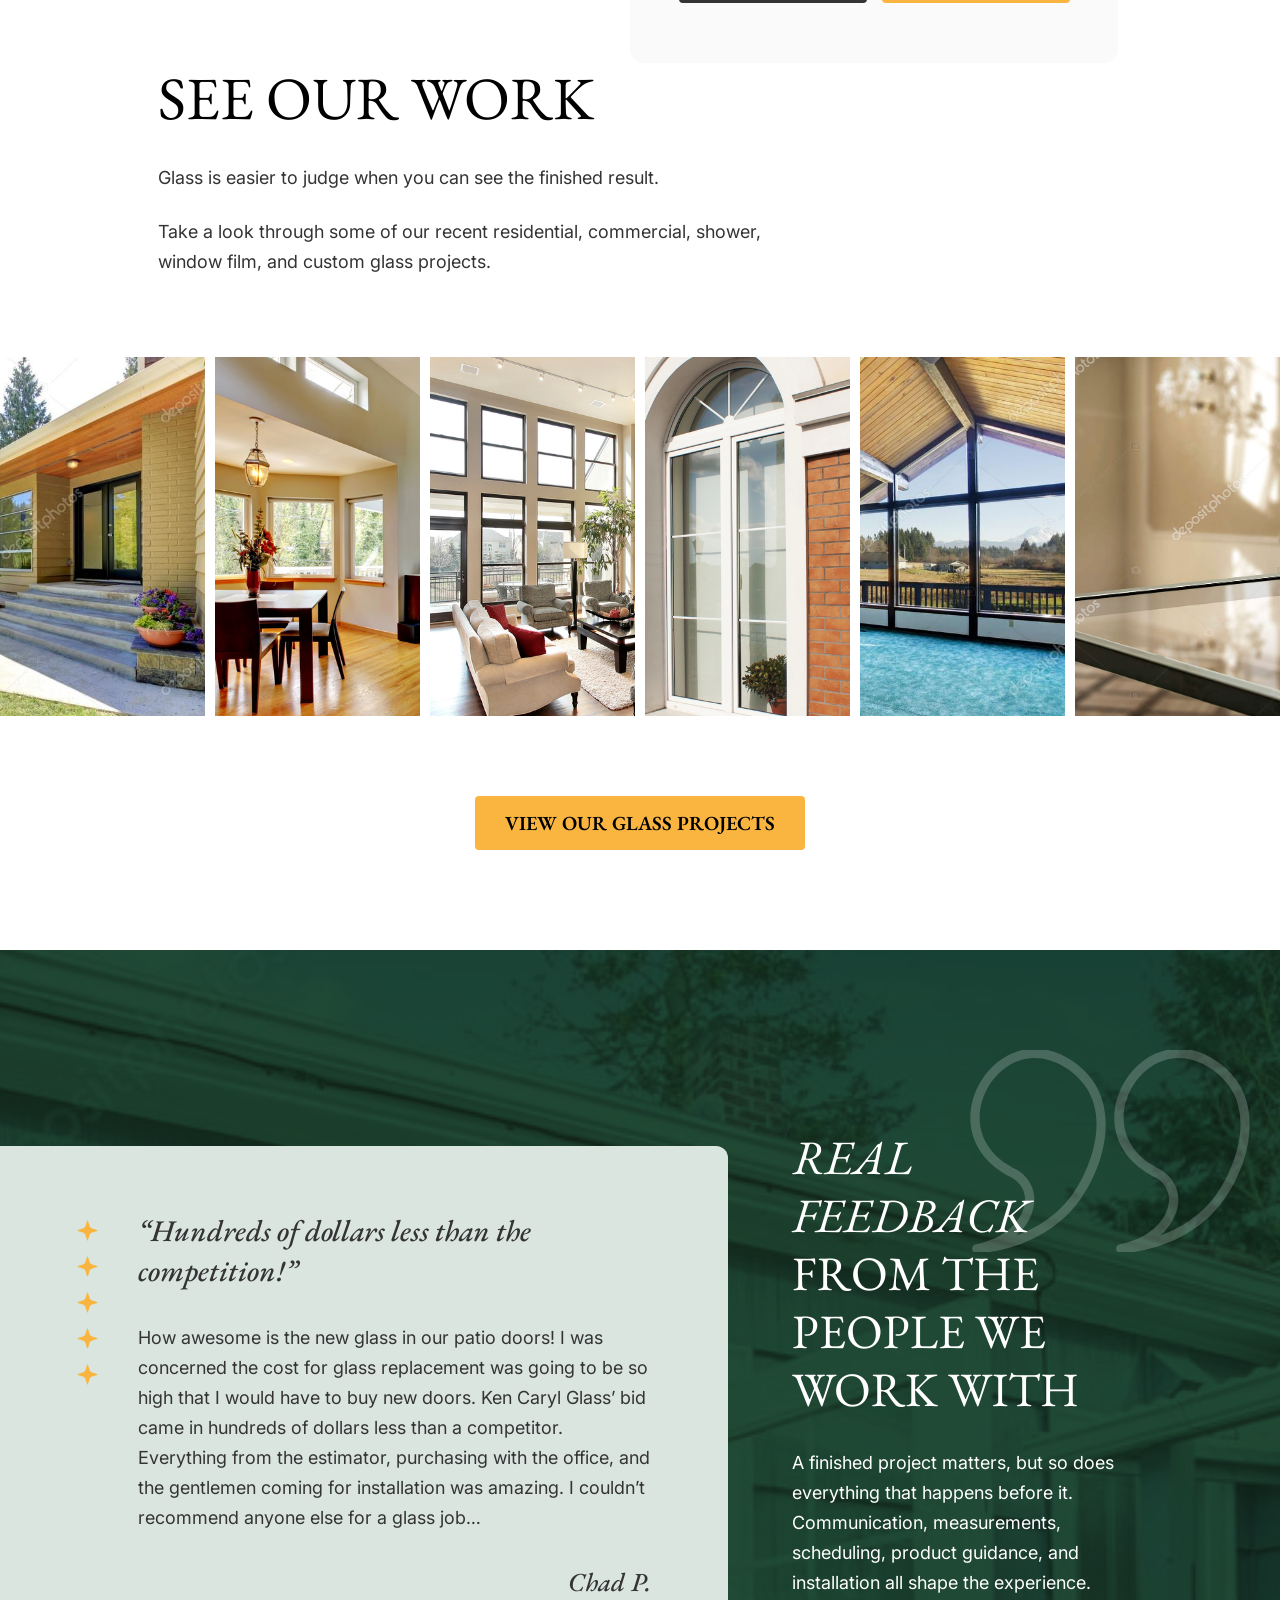
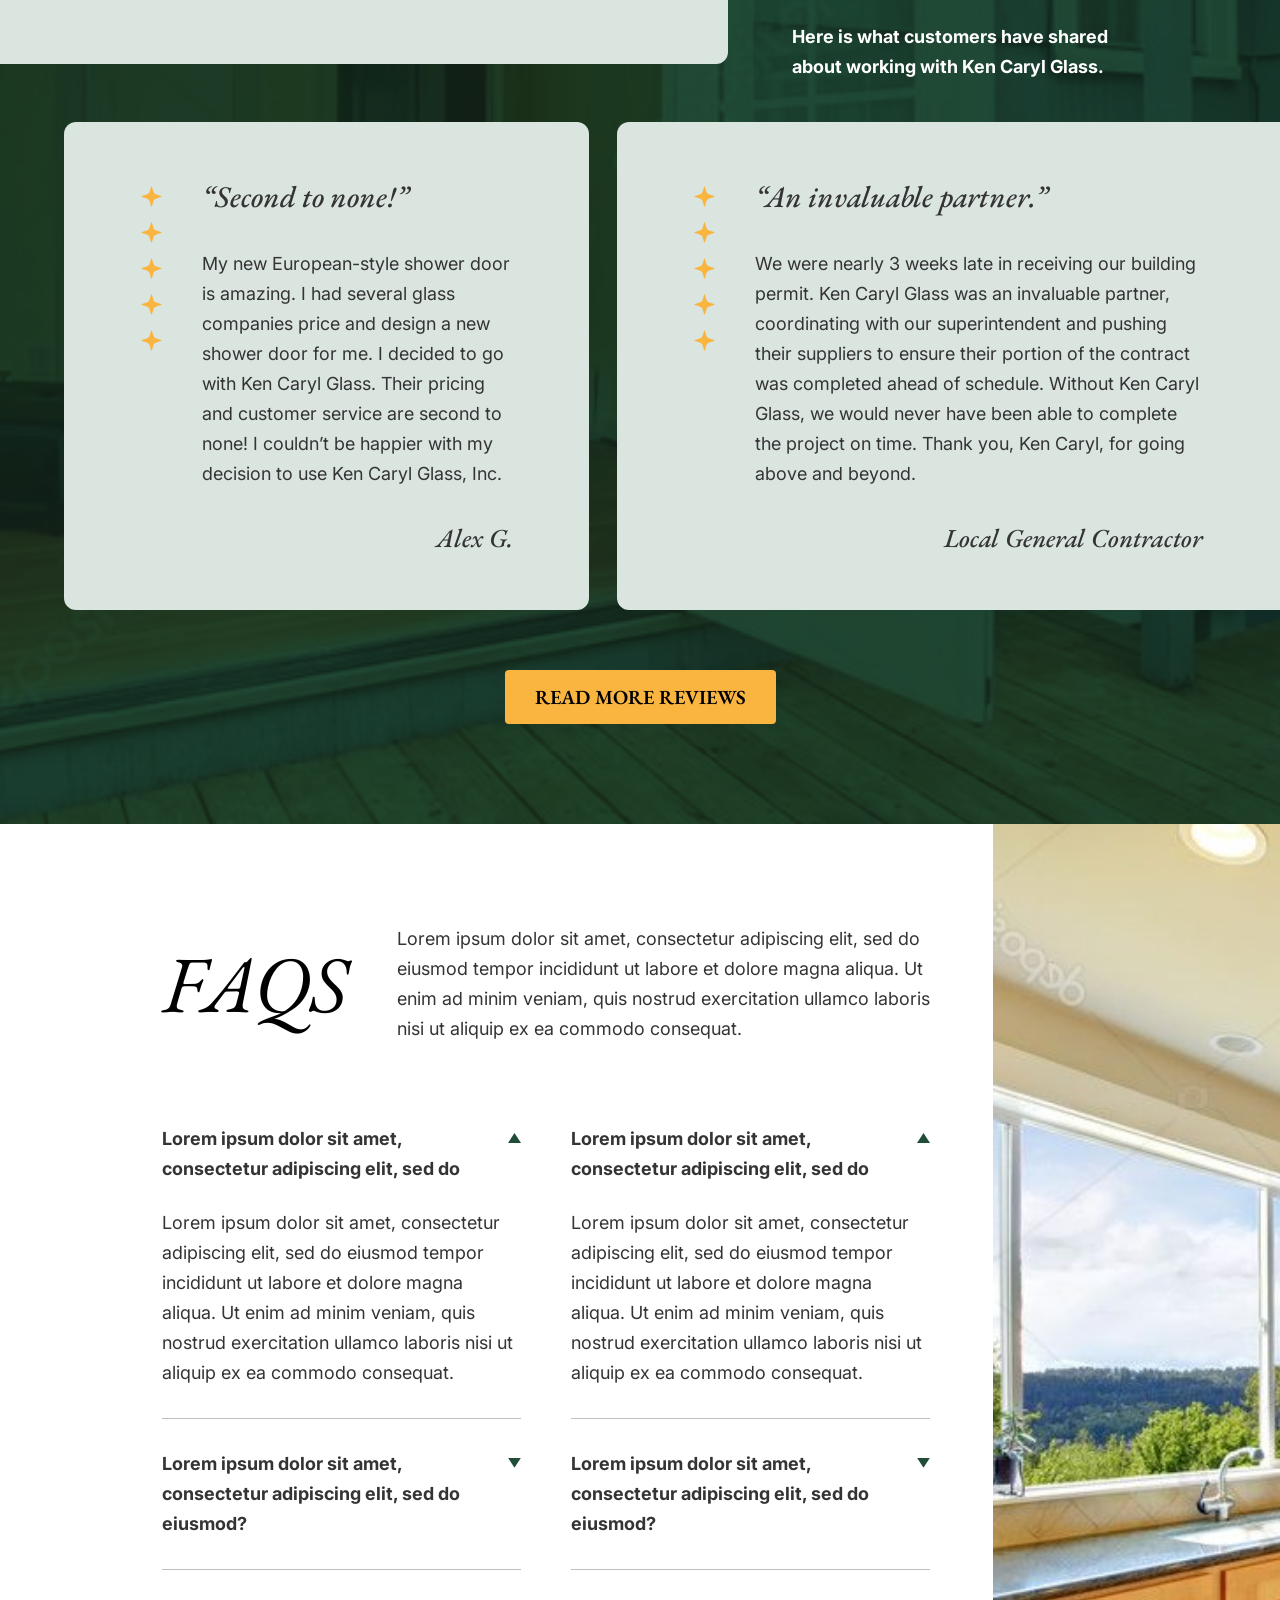
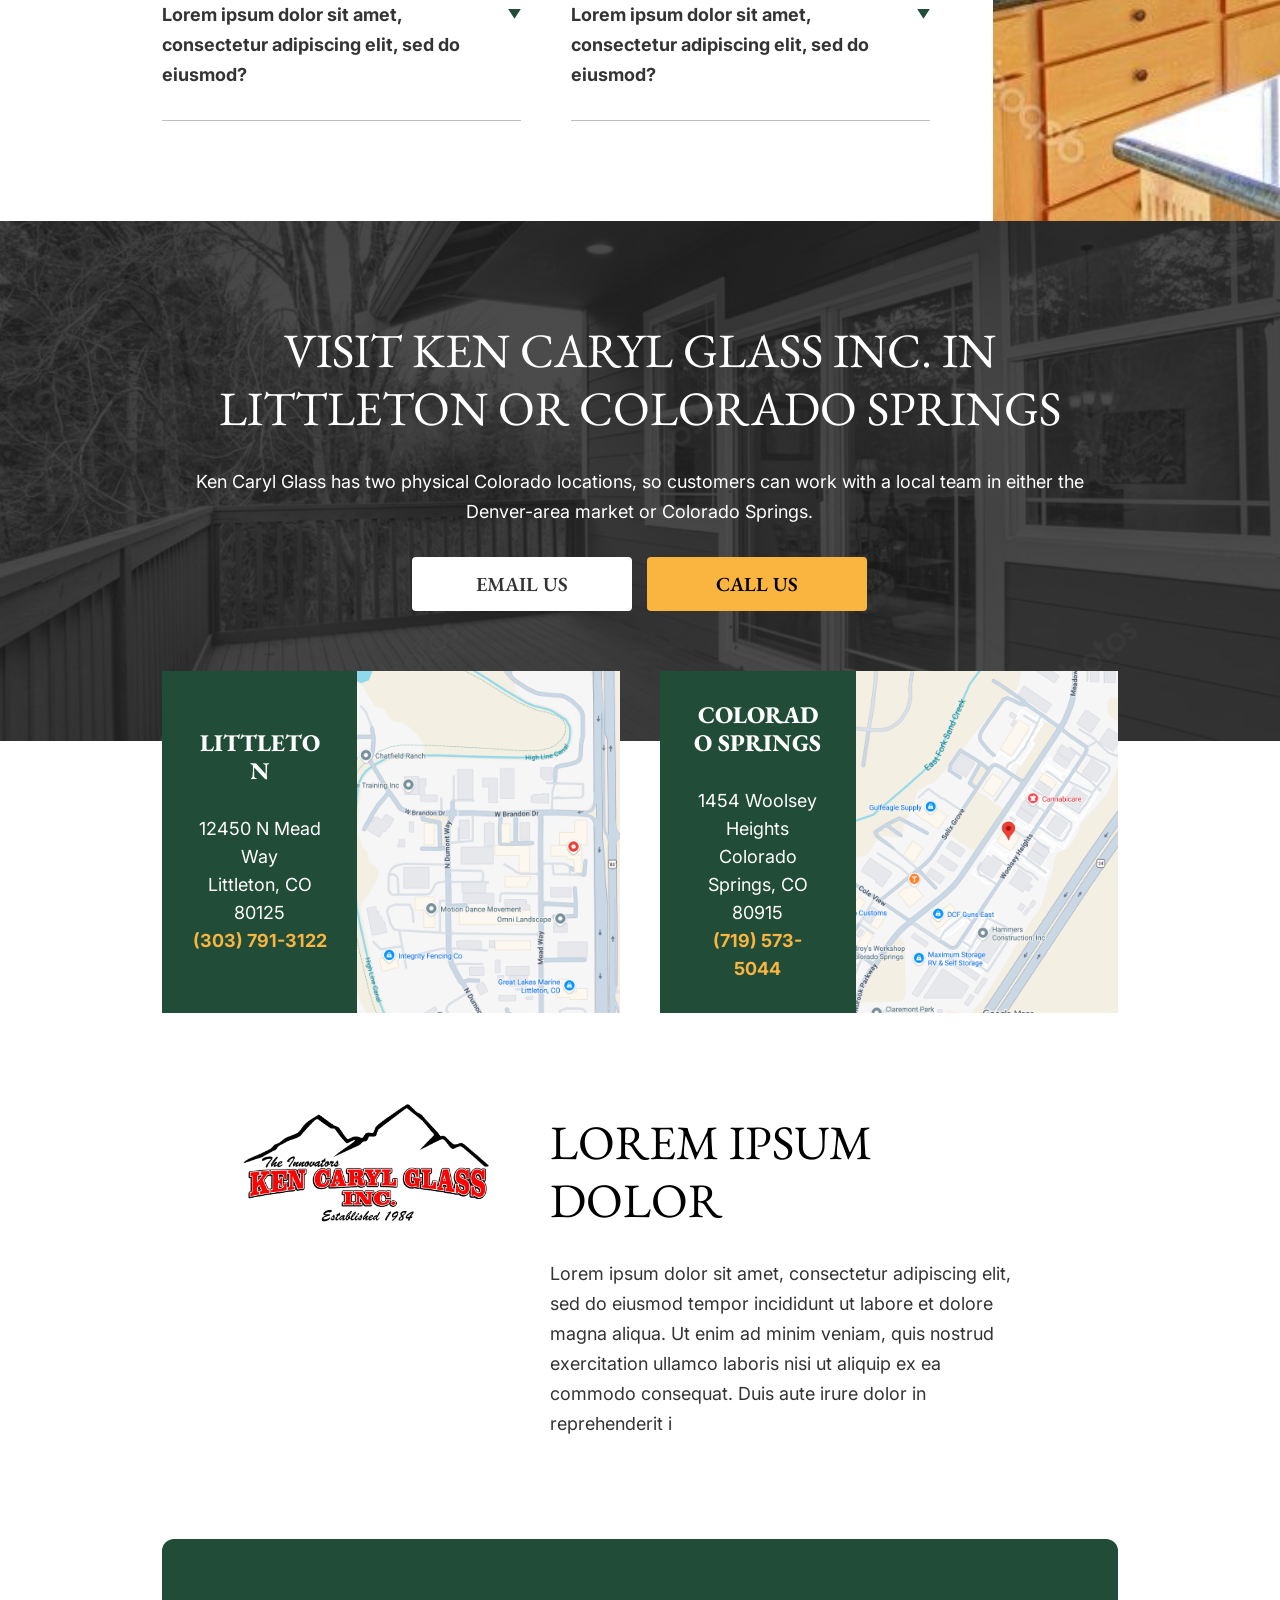
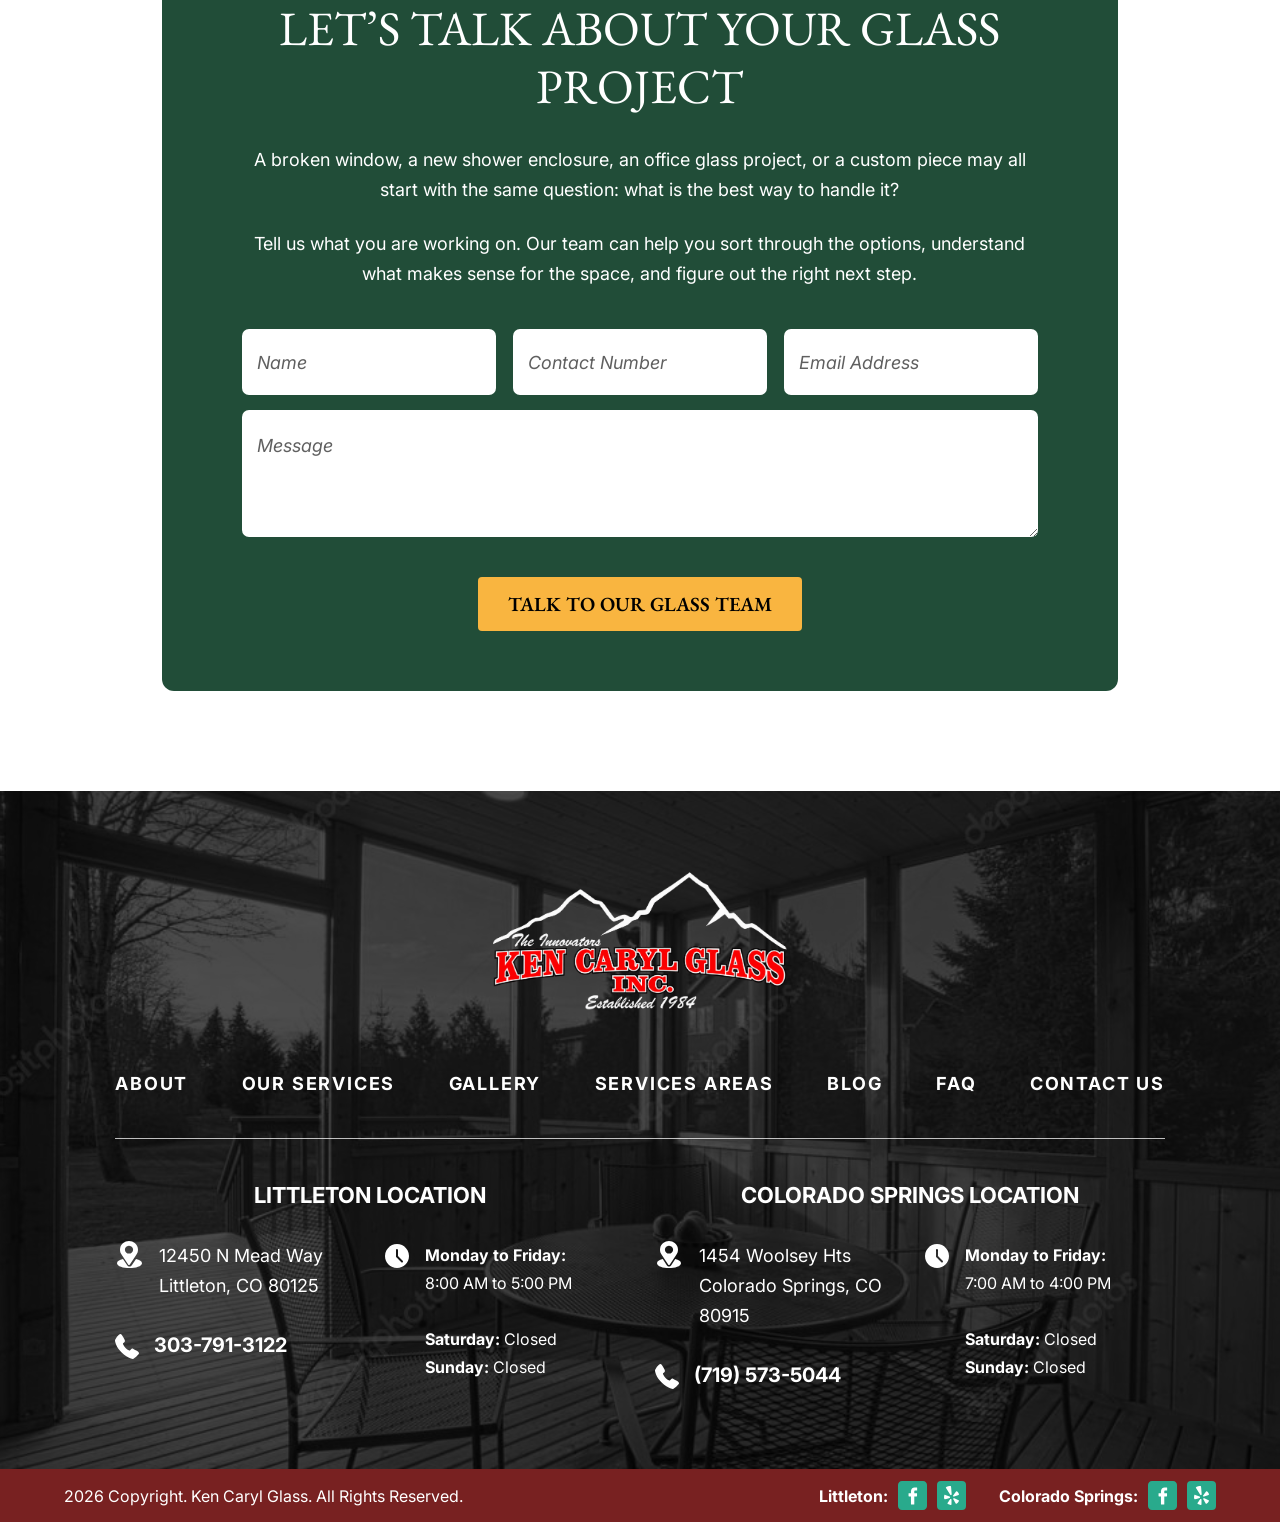
<file: Homepage Studies/homepage-v2/index.html>
<!doctype html>
<html lang="en">
<head>
  <meta charset="utf-8">
  <meta name="viewport" content="width=device-width, initial-scale=1">
  <meta name="description" content="Ken Caryl Glass Homepage V2 design study, recreated from Figma.">
  <title>Ken Caryl Glass — Homepage V2 Study</title>
  <link rel="preconnect" href="https://fonts.googleapis.com">
  <link rel="preconnect" href="https://fonts.gstatic.com" crossorigin>
  <link href="https://fonts.googleapis.com/css2?family=EB+Garamond:ital,wght@0,400;0,500;0,600;0,700;0,800;1,400;1,500&amp;family=Inter:ital,wght@0,400;0,600;0,700;1,400&amp;display=swap" rel="stylesheet">
  <link rel="stylesheet" href="styles.css">
  <script src="script.js" defer></script>
</head>
<body>
  <a class="skip-link" href="#main">Skip to content</a>
  <header class="site-header" id="top">
    <div class="utility-bar">
      <div class="utility-inner">
        <div class="addresses">
          <span class="address"><span class="location-icon" aria-hidden="true"><img src="../../assets/027c7.svg" alt=""><img src="../../assets/d13b0.svg" alt=""></span><span>12450 N Mead Way Littleton, CO 80125</span></span>
          <span class="address"><span class="location-icon" aria-hidden="true"><img src="../../assets/027c7.svg" alt=""><img src="../../assets/d5e2f.svg" alt=""></span><span>1454 Woolsey Hts Colorado Springs, CO 80915</span></span>
        </div>
        <div class="utility-phones">
          <a href="tel:3037913122"><img src="../../assets/33e1b.svg" alt=""><span><small>Littleton:</small><b>303-791-3122</b></span></a>
          <span class="phone-divider" aria-hidden="true"></span>
          <a href="tel:7195735044"><img src="../../assets/33e1b.svg" alt=""><span><small>Colorado Springs:</small><b>719-573-5044</b></span></a>
        </div>
      </div>
    </div>
    <div class="nav-shell">
      <a class="logo logo-light" href="#top" aria-label="Ken Caryl Glass home"><img src="../../assets/3fccd.png" alt="Ken Caryl Glass Inc."></a>
      <button class="menu-toggle" type="button" aria-controls="primary-nav" aria-expanded="false">Menu</button>
      <nav class="primary-nav" id="primary-nav" aria-label="Main navigation"><a href="#about">About</a><a href="#services">Our Services</a><a href="#work">Gallery</a><a href="#locations">Services Areas</a><a href="#faqs">Blog</a><a href="#faqs">FAQ</a><a href="#contact">Contact Us</a></nav>
    </div>
  </header>
  <main id="main">
    <section class="hero" aria-labelledby="hero-title">
      <img class="hero-photo" src="../../assets/65d22.png" alt="Modern screened porch with extensive glass windows">
      <div class="hero-copy">
        <h1 id="hero-title">Colorado Glass Services for Homes, Businesses, and Custom Projects</h1>
        <p>Residential and Commercial Glass work done with the right fit, the right product,<br class="desktop-break"> and more than four decades of experience behind it.</p>
        <div class="button-row"><a class="button button-white" href="mailto:info@kcglassinc.com">Email Us</a><a class="button button-gold" href="tel:3037913122">Call Us</a></div>
      </div>
    </section>
    <div class="trust-row shell" aria-label="Ken Caryl Glass credentials">
      <div><span class="trust-icon"><img src="../../assets/ff3db.svg" alt=""></span><span>Serving Colorado Since 1984</span></div>
      <div><span class="trust-icon"><img src="../../assets/7e648.svg" alt=""></span><span>Two Colorado Locations</span></div>
      <div><span class="trust-icon trust-3m"><img src="../../assets/fc295.svg" alt="3M"></span><span>3M Authorized Window Film Dealer</span></div>
      <div><span class="trust-icon"><img src="../../assets/94e2a.svg" alt=""></span><span>24-Hour Emergency Board-Up</span></div>
    </div>
    <section class="intro text-rail" id="about">
      <div class="prose"><p>At Ken Caryl Glass, we provide residential and commercial glass installation, repair, and replacement, along with custom glass and window film services, from our locations in Littleton and Colorado Springs. Serving Colorado since 1984, we help homeowners, businesses, property owners, and contractors with everything from broken window glass and shower enclosures to custom mirrors, office glass, and specialty projects.</p><p>With two physical locations in Littleton and Colorado Springs, our team handles residential, commercial, and custom glass work across a wide range of spaces.</p></div>
      <a class="button button-gold" href="#contact">Request a Quote</a>
    </section>
    <section class="solutions rail">
      <div class="solutions-copy"><h2><em>Glass Solutions</em> for the Spaces You Use Every Day</h2><div class="prose"><p>Glass problems rarely look the same from one project to the next. One customer may have a failed window seal. Another may need a shower enclosure measured around an unusual wall angle. A commercial space may need interior glass, a replacement panel, or window film that solves a specific heat or security concern.</p><p>That range is a big part of what we do at Ken Caryl Glass. We repair what makes sense to repair, replace what has failed, and help customers sort through the options when there is more than one good way to approach the job.</p><p>For custom work, the details matter even more. Size, thickness, edge finish, hardware, location, and how the glass will be used can all change the right solution.</p></div></div>
      <figure class="arch photo"><img class="mirror" src="../../assets/4195e.png" alt="Glazed dining room in a log home"></figure>
    </section>
    <section class="services rail" id="services" aria-label="Our glass services">
      <article class="service-row">
        <figure class="photo service-photo residential-photo"><img src="../../assets/8dc57.png" alt="Residential living room with floor-to-ceiling windows"></figure>
        <div class="service-copy"><h3>Residential Glass</h3><div class="prose"><p>Glass around the home takes a lot of wear. A cracked pane, cloudy insulated glass, worn screen, loose hardware, or aging shower enclosure can start as a small annoyance and turn into a project you keep putting off.</p><p>Ken Caryl Glass helps homeowners repair, replace, upgrade, and customize glass throughout the home.</p></div><a class="read-more" href="#contact">Read More <img src="../../assets/2017f.svg" alt=""></a><a class="button button-dark" href="#contact">View Residential Glass</a></div>
      </article>
      <article class="service-row reverse">
        <figure class="photo service-photo commercial-photo"><img src="../../assets/90856.png" alt="Commercial bar interior with large glass windows"></figure>
        <div class="service-copy"><h3>Commercial Glass</h3><div class="prose"><p>Commercial glass has to do more than look good. It may need to handle daily traffic, create separation without closing off a space, improve comfort near large windows, or add another layer of safety and security.</p><p>We work with businesses, offices, property owners, and commercial spaces on glass repair, replacement, interior and exterior applications, and film installation.</p></div><a class="read-more" href="#contact">Read More <img src="../../assets/2017f.svg" alt=""></a><a class="button button-dark" href="#contact">View Commercial Glass</a></div>
      </article>
      <article class="service-row">
        <figure class="photo service-photo custom-photo"><img class="mirror" src="../../assets/9ee1c.png" alt="Custom glass shelving and decorative glass doors"></figure>
        <div class="service-copy"><h3>Custom Glass for One-of-a-Kind Projects</h3><div class="prose"><p>Some projects do not come in standard sizes.</p><p>A mirror may need to fit between existing trim. A tabletop may need a specific thickness and edge. Cabinet glass, shelving, display cases, and curved pieces all come with their own measurements and finishing details.</p></div><a class="read-more" href="#contact">Read More <img src="../../assets/2017f.svg" alt=""></a><a class="button button-dark" href="#contact">View Custom Glasses</a></div>
      </article>
    </section>
    <section class="ready-section">
      <div class="ready-background"><img src="../../assets/3d2d1.png" alt=""></div>
      <div class="ready-copy"><h2>Ready to Get Started?</h2><p>Lorem ipsum dolor sit amet, consectetur adipiscing elit, sed do eiusmod tempor incididunt ut labore et dolore magna aliqua. Ut enim ad minim veniam, quis nostrud exercitation ullamco laboris nisi ut aliquip ex ea</p><div class="button-row"><a class="button button-white" href="mailto:info@kcglassinc.com">Email Us</a><a class="button button-gold" href="tel:3037913122">Call Us</a></div></div>
      <div class="quote-panel rail"><h2>Request a Quote</h2><p>Lorem ipsum dolor sit amet, consectetur adipiscing elit, sed do eiusmod tempor incididunt ut labore et dolore magna aliqua.</p><form class="quote-form"><label><span>Name</span><input name="name" autocomplete="name" placeholder="Name" required></label><label><span>Contact Number</span><input name="phone" type="tel" autocomplete="tel" placeholder="Contact Number"></label><label><span>Email Address</span><input name="email" type="email" autocomplete="email" placeholder="Email Address" required></label><label class="wide"><span>Message</span><textarea name="message" placeholder="Message"></textarea></label><button class="button button-gold" type="submit">Submit Message</button><p class="form-status" role="status"></p></form></div>
    </section>
    <section class="film" id="film">
      <figure class="photo film-photo"><img class="mirror" src="../../assets/68c78.png" alt="Large living room with tall architectural glass windows"></figure>
      <div class="film-card"><h2>3M™ Window Film Installed by Certified Professionals</h2><div class="prose"><p>Ken Caryl Glass is a 3M Authorized Window Film Dealer, and our technicians are Certified 3M Installers. We offer genuine 3M™ Window Film for both residential and commercial applications.</p><p>The right film depends on what you are trying to solve. That may mean reducing solar heat, limiting UV exposure, adding safety and security, or improving comfort around large areas of glass. Our team helps match the film to the glass and the performance goal, then installs the system correctly.</p></div><div class="button-row"><a class="button button-dark" href="mailto:info@kcglassinc.com">Email Us</a><a class="button button-gold" href="tel:3037913122">Call Us</a></div></div>
    </section>
    <section class="work" id="work">
      <div class="work-copy"><h2>See Our Work</h2><div class="prose"><p>Glass is easier to judge when you can see the finished result.</p><p>Take a look through some of our recent residential, commercial, shower, window film, and custom glass projects.</p></div></div>
      <div class="gallery" aria-label="Glass project photographs"><figure class="photo"><img src="../../assets/e345e.png" alt="Modern house exterior with glass windows"></figure><figure class="photo"><img src="../../assets/a79d7.png" alt="Dining and living room windows"></figure><figure class="photo"><img src="../../assets/e9d1b.png" alt="Family room with tall windows"></figure><figure class="photo"><img src="../../assets/980c0.png" alt="Two white framed windows"></figure><figure class="photo"><img src="../../assets/8dc57.png" alt="Turquoise living room and glass doors"></figure><figure class="photo"><img src="../../assets/fd48b.png" alt="Custom glass tabletop"></figure></div>
      <a class="button button-gold" href="#contact">View Our Glass Projects</a>
    </section>
    <section class="reviews" id="reviews">
      <img class="reviews-background" src="../../assets/30ac9.png" alt="">
      <img class="review-quote" src="../../assets/c90e0.svg" alt="">
      <div class="review-top"><blockquote class="review-card review-featured"><div class="vertical-stars" aria-label="5 out of 5 stars"></div><div class="review-content"><h3>“Hundreds of dollars less than the competition!”</h3><p>How awesome is the new glass in our patio doors! I was concerned the cost for glass replacement was going to be so high that I would have to buy new doors. Ken Caryl Glass’ bid came in hundreds of dollars less than a competitor. Everything from the estimator, purchasing with the office, and the gentlemen coming for installation was amazing. I couldn’t recommend anyone else for a glass job…</p><footer>Chad P.</footer></div></blockquote><div class="review-intro"><h2><em>Real Feedback</em> From the People We Work With</h2><p>A finished project matters, but so does everything that happens before it. Communication, measurements, scheduling, product guidance, and installation all shape the experience.</p><p><b>Here is what customers have shared about working with Ken Caryl Glass.</b></p></div></div>
      <div class="review-bottom"><blockquote class="review-card"><div class="vertical-stars" aria-label="5 out of 5 stars"></div><div class="review-content"><h3>“Second to none!”</h3><p>My new European-style shower door is amazing. I had several glass companies price and design a new shower door for me. I decided to go with Ken Caryl Glass. Their pricing and customer service are second to none! I couldn’t be happier with my decision to use Ken Caryl Glass, Inc.</p><footer>Alex G.</footer></div></blockquote><blockquote class="review-card"><div class="vertical-stars" aria-label="5 out of 5 stars"></div><div class="review-content"><h3>“An invaluable partner.”</h3><p>We were nearly 3 weeks late in receiving our building permit. Ken Caryl Glass was an invaluable partner, coordinating with our superintendent and pushing their suppliers to ensure their portion of the contract was completed ahead of schedule. Without Ken Caryl Glass, we would never have been able to complete the project on time. Thank you, Ken Caryl, for going above and beyond.</p><footer>Local General Contractor</footer></div></blockquote></div>
      <a class="button button-gold" href="#reviews">Read More Reviews</a>
    </section>
    <section class="faqs" id="faqs">
      <div class="faq-content"><div class="faq-heading"><h2><em>FAQs</em></h2><p>Lorem ipsum dolor sit amet, consectetur adipiscing elit, sed do eiusmod tempor incididunt ut labore et dolore magna aliqua. Ut enim ad minim veniam, quis nostrud exercitation ullamco laboris nisi ut aliquip ex ea commodo consequat.</p></div><div class="faq-columns"></div></div>
      <figure class="photo faq-photo"><img class="mirror" src="../../assets/0edc2.png" alt="Classic wood kitchen with large windows"></figure>
    </section>
    <section class="locations" id="locations">
      <div class="locations-background"><img src="../../assets/5473e.png" alt=""></div>
      <div class="locations-inner rail"><div class="locations-heading"><h2>Visit Ken Caryl Glass Inc. in<br>Littleton or Colorado Springs</h2><p>Ken Caryl Glass has two physical Colorado locations, so customers can work with a local team in either the Denver-area market or Colorado Springs.</p><div class="button-row"><a class="button button-white" href="mailto:info@kcglassinc.com">Email Us</a><a class="button button-gold" href="tel:3037913122">Call Us</a></div></div>
        <div class="map-grid"><article class="map-card"><div><h3>Littleton</h3><p>12450 N Mead Way<br>Littleton, CO 80125<br><a href="tel:3037913122">(303) 791-3122</a></p></div><a class="map-photo" href="https://maps.app.goo.gl/81ZQe5LcvXVVY8jr6" target="_blank" rel="noreferrer"><img src="../../assets/7a5ce.png" alt="Map of the Littleton office"></a></article><article class="map-card"><div><h3>Colorado Springs</h3><p>1454 Woolsey Heights<br>Colorado Springs, CO 80915<br><a href="tel:7195735044">(719) 573-5044</a></p></div><a class="map-photo" href="https://maps.app.goo.gl/YPeZibmeQrL6QDEo8" target="_blank" rel="noreferrer"><img src="../../assets/322e5.png" alt="Map of the Colorado Springs office"></a></article></div>
      </div>
    </section>
    <section class="brand-statement"><a class="logo logo-dark" href="#top" aria-label="Ken Caryl Glass home"><img src="../../assets/66d36.png" alt="Ken Caryl Glass Inc."></a><div><h2>Lorem Ipsum Dolor</h2><p>Lorem ipsum dolor sit amet, consectetur adipiscing elit, sed do eiusmod tempor incididunt ut labore et dolore magna aliqua. Ut enim ad minim veniam, quis nostrud exercitation ullamco laboris nisi ut aliquip ex ea commodo consequat. Duis aute irure dolor in reprehenderit i</p></div></section>
    <section class="contact-panel quote-panel rail" id="contact"><h2>Let’s Talk About Your Glass Project</h2><div class="prose"><p>A broken window, a new shower enclosure, an office glass project, or a custom piece may all start with the same question: what is the best way to handle it?</p><p>Tell us what you are working on. Our team can help you sort through the options, understand what makes sense for the space, and figure out the right next step.</p></div><form class="quote-form"><label><span>Name</span><input name="name" autocomplete="name" placeholder="Name" required></label><label><span>Contact Number</span><input name="phone" type="tel" autocomplete="tel" placeholder="Contact Number"></label><label><span>Email Address</span><input name="email" type="email" autocomplete="email" placeholder="Email Address" required></label><label class="wide"><span>Message</span><textarea name="message" placeholder="Message"></textarea></label><button class="button button-gold" type="submit">Talk to Our Glass Team</button><p class="form-status" role="status"></p></form></section>
  </main>
  <footer class="site-footer">
    <img class="footer-background" src="../../assets/00f14.png" alt="">
    <div class="footer-inner"><a class="logo logo-light" href="#top" aria-label="Ken Caryl Glass home"><img src="../../assets/3fccd.png" alt="Ken Caryl Glass Inc."></a><nav class="footer-nav" aria-label="Footer navigation"><a href="#about">About</a><a href="#services">Our Services</a><a href="#work">Gallery</a><a href="#locations">Services Areas</a><a href="#faqs">Blog</a><a href="#faqs">FAQ</a><a href="#contact">Contact Us</a></nav><div class="footer-rule"><img src="../../assets/cbee8.svg" alt=""></div><div class="office-grid">
      <section class="footer-office"><h3>Littleton Location</h3><div class="office-details"><div><p class="icon-line"><span class="location-icon" aria-hidden="true"><img src="../../assets/027c7.svg" alt=""><img src="../../assets/d13b0.svg" alt=""></span><span>12450 N Mead Way<br>Littleton, CO 80125</span></p><a class="icon-line office-phone" href="tel:3037913122"><img src="../../assets/5f5e3.svg" alt=""><b>303-791-3122</b></a></div><div class="icon-line office-hours"><img src="../../assets/be9c0.svg" alt=""><p><b>Monday to Friday:</b><br>8:00 AM to 5:00 PM<br><br><b>Saturday:</b> Closed<br><b>Sunday:</b> Closed</p></div></div></section>
      <section class="footer-office"><h3>Colorado Springs Location</h3><div class="office-details"><div><p class="icon-line"><span class="location-icon" aria-hidden="true"><img src="../../assets/027c7.svg" alt=""><img src="../../assets/d13b0.svg" alt=""></span><span>1454 Woolsey Hts<br>Colorado Springs, CO 80915</span></p><a class="icon-line office-phone" href="tel:7195735044"><img src="../../assets/5f5e3.svg" alt=""><b>(719) 573-5044</b></a></div><div class="icon-line office-hours"><img src="../../assets/be9c0.svg" alt=""><p><b>Monday to Friday:</b><br>7:00 AM to 4:00 PM<br><br><b>Saturday:</b> Closed<br><b>Sunday:</b> Closed</p></div></div></section>
    </div></div>
    <div class="copyright"><p>2026 Copyright. Ken Caryl Glass. All Rights Reserved.</p><div class="social-locations"><div><b>Littleton:</b><span class="social-icons"><img src="../../assets/b3fe1.svg" alt="Facebook"><span class="instagram"><img src="../../assets/3ae2f.svg" alt="Instagram"></span></span></div><div><b>Colorado Springs:</b><span class="social-icons"><img src="../../assets/b3fe1.svg" alt="Facebook"><span class="instagram"><img src="../../assets/3ae2f.svg" alt="Instagram"></span></span></div></div></div>
  </footer>
</body>
</html>
</file>
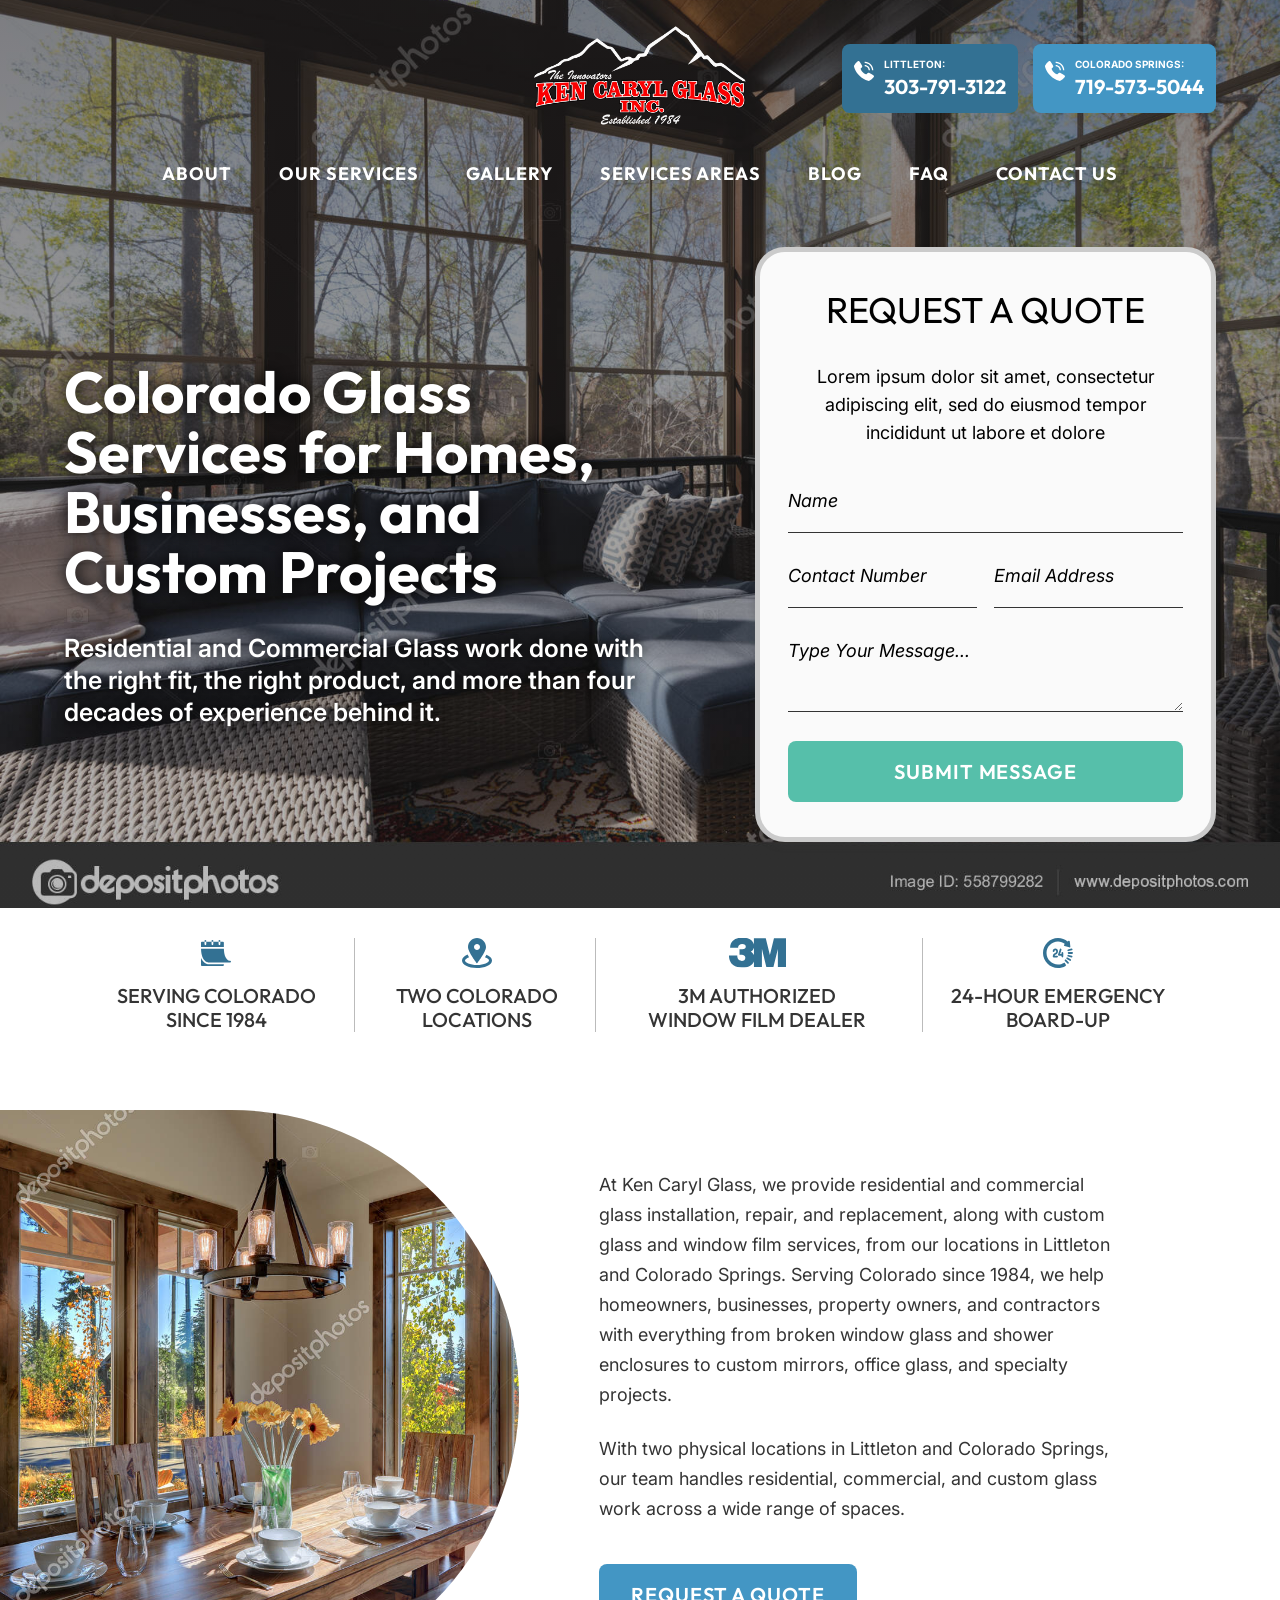
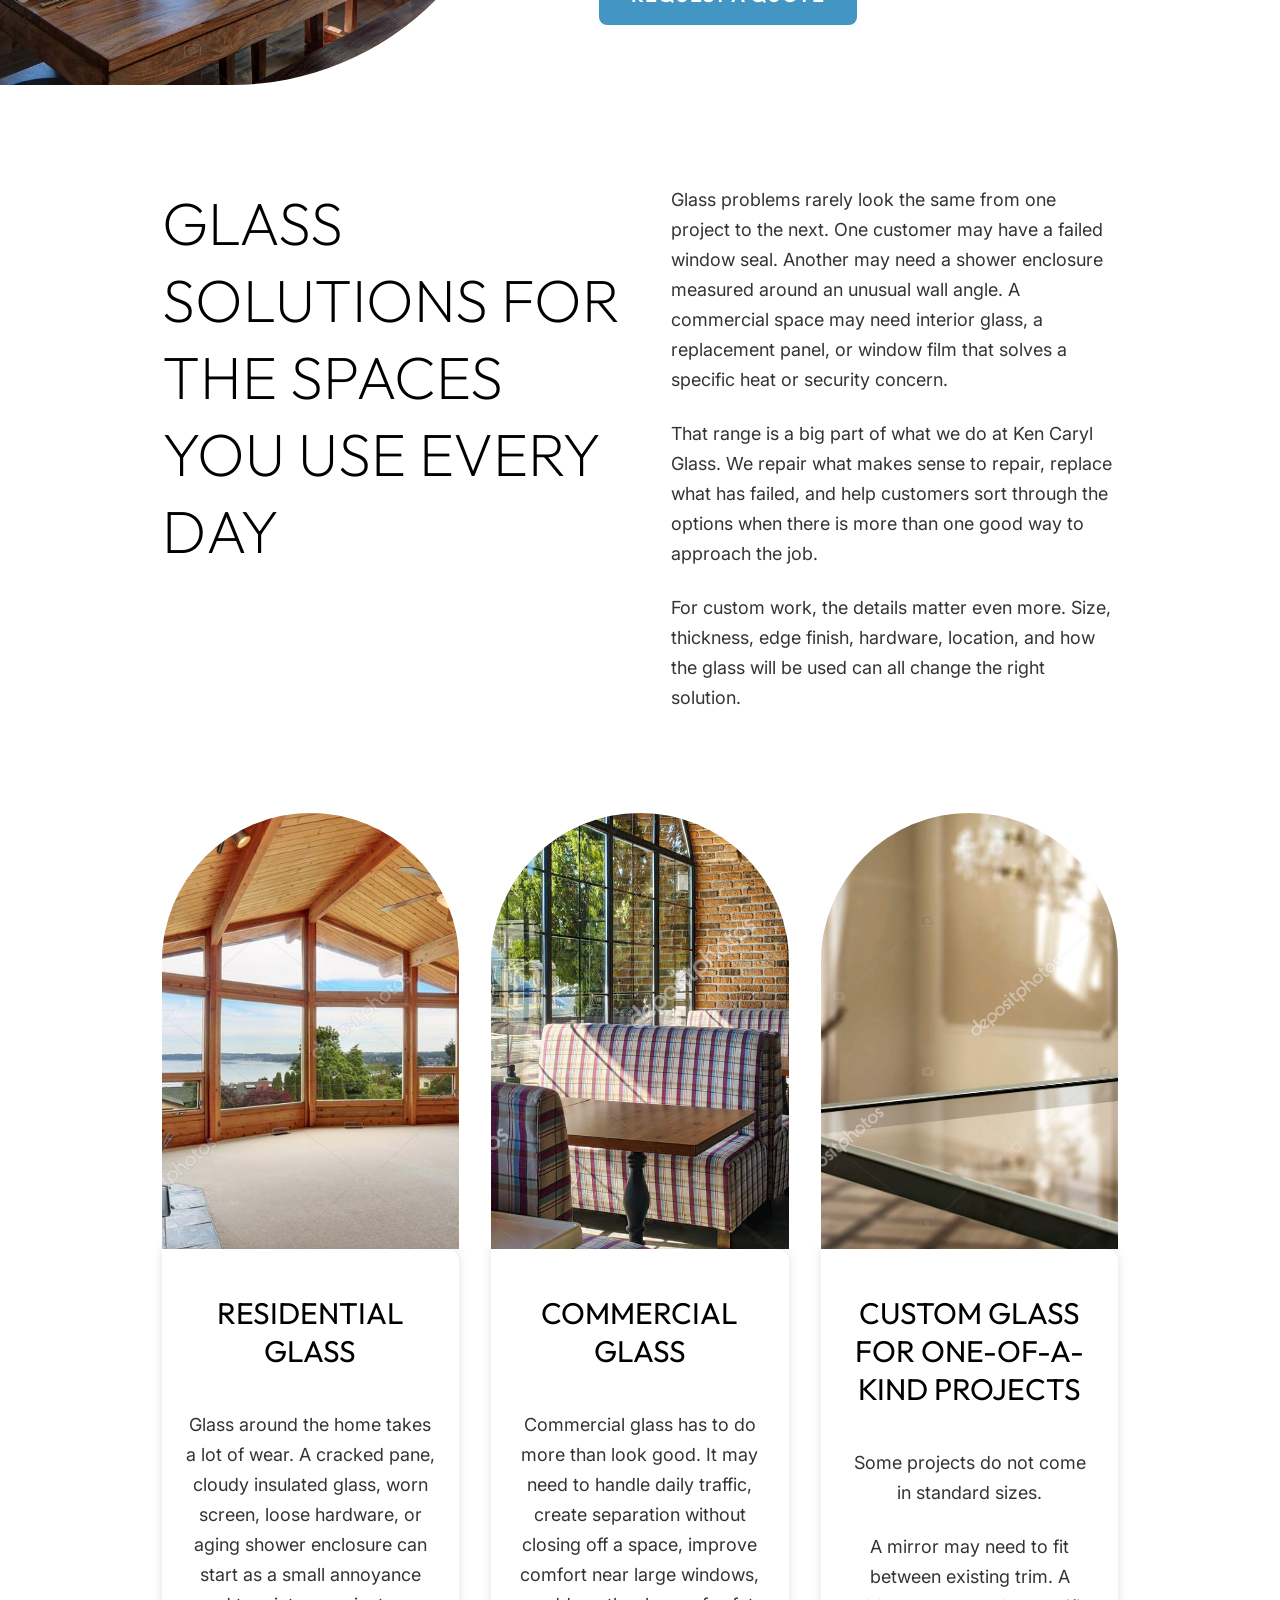
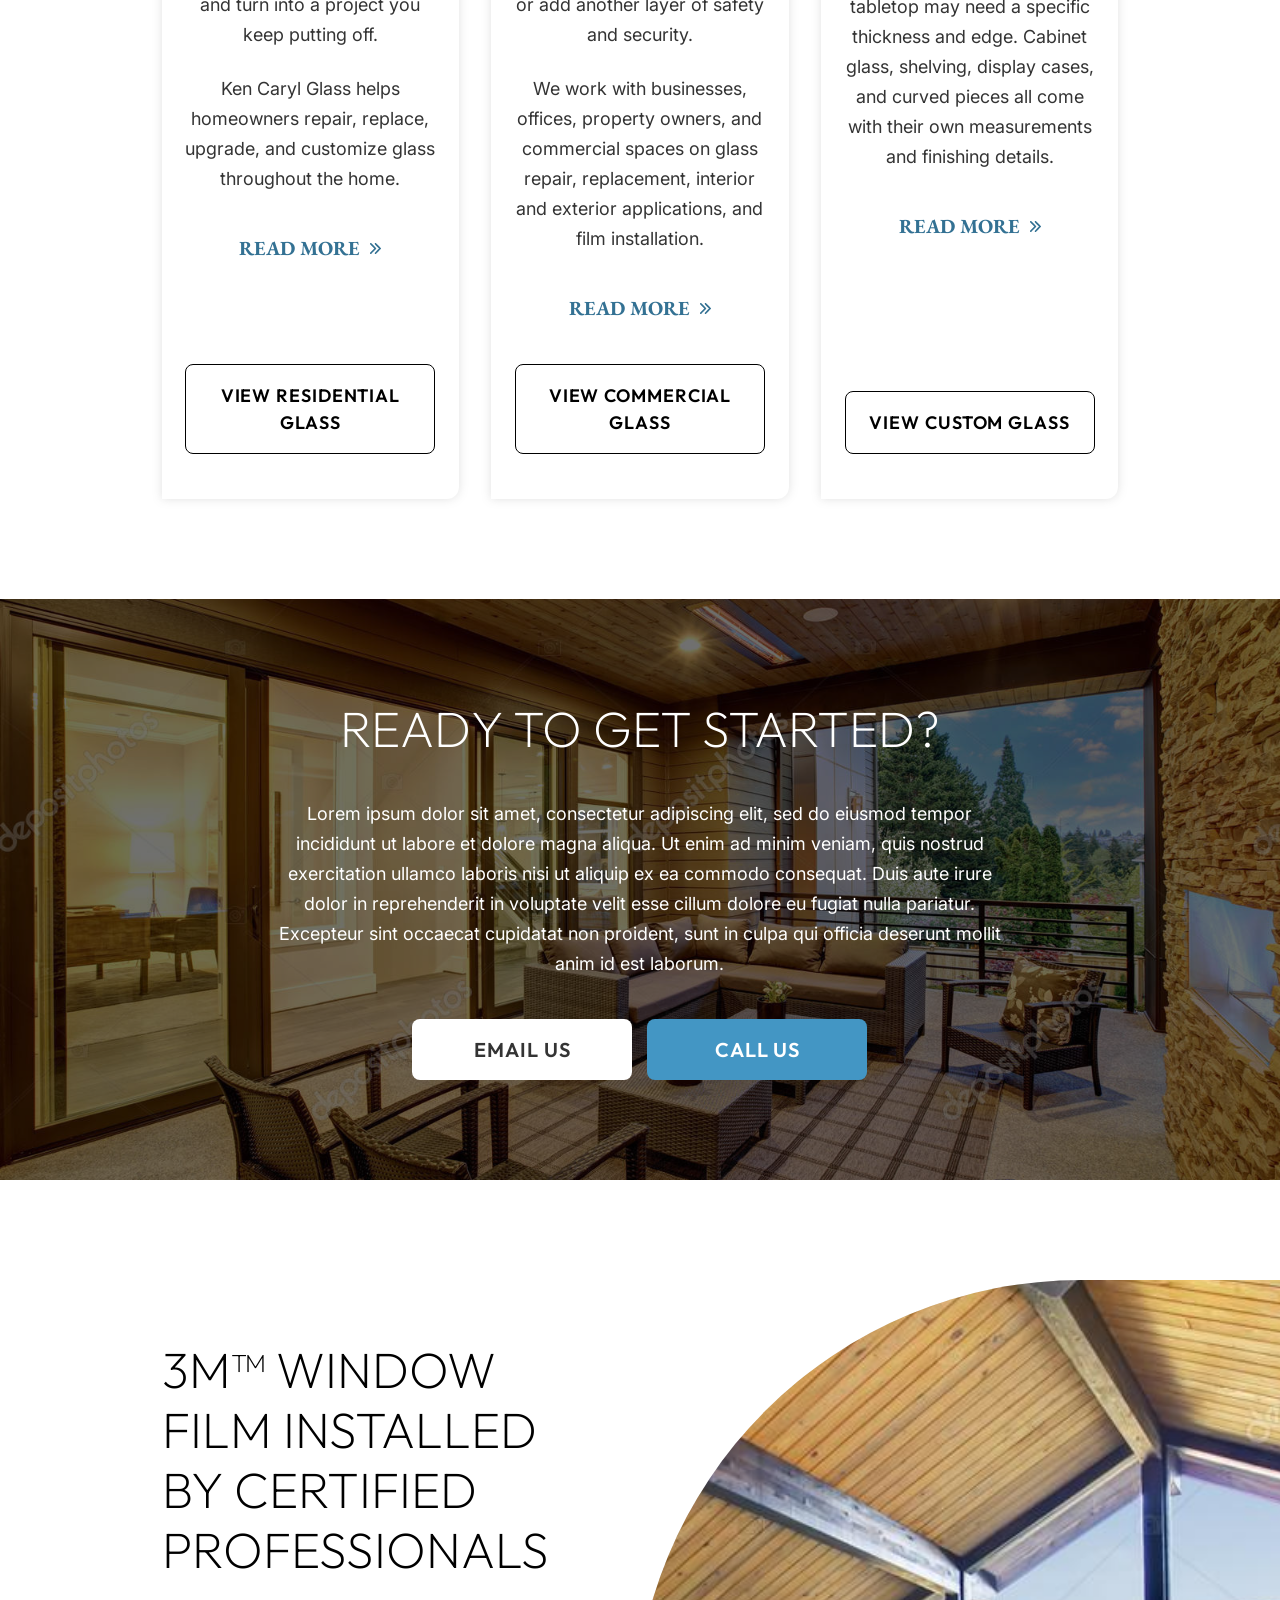
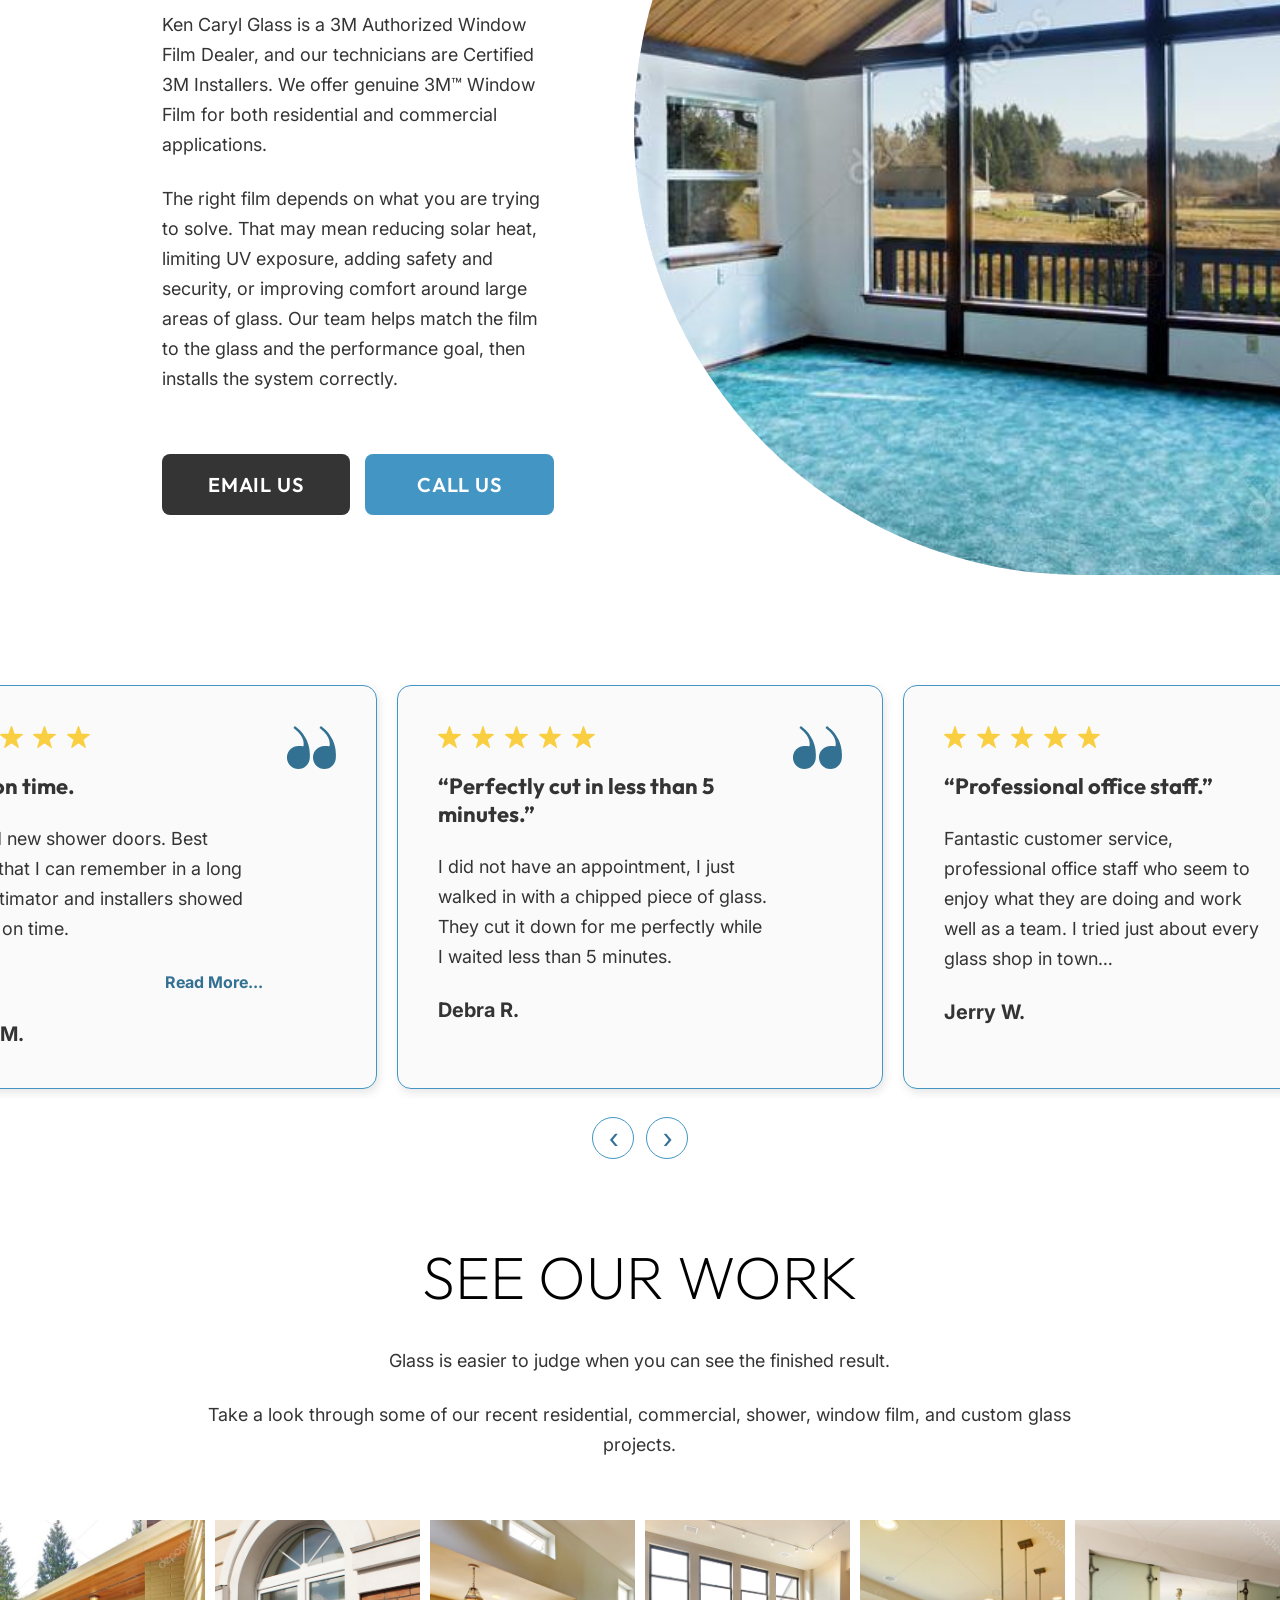
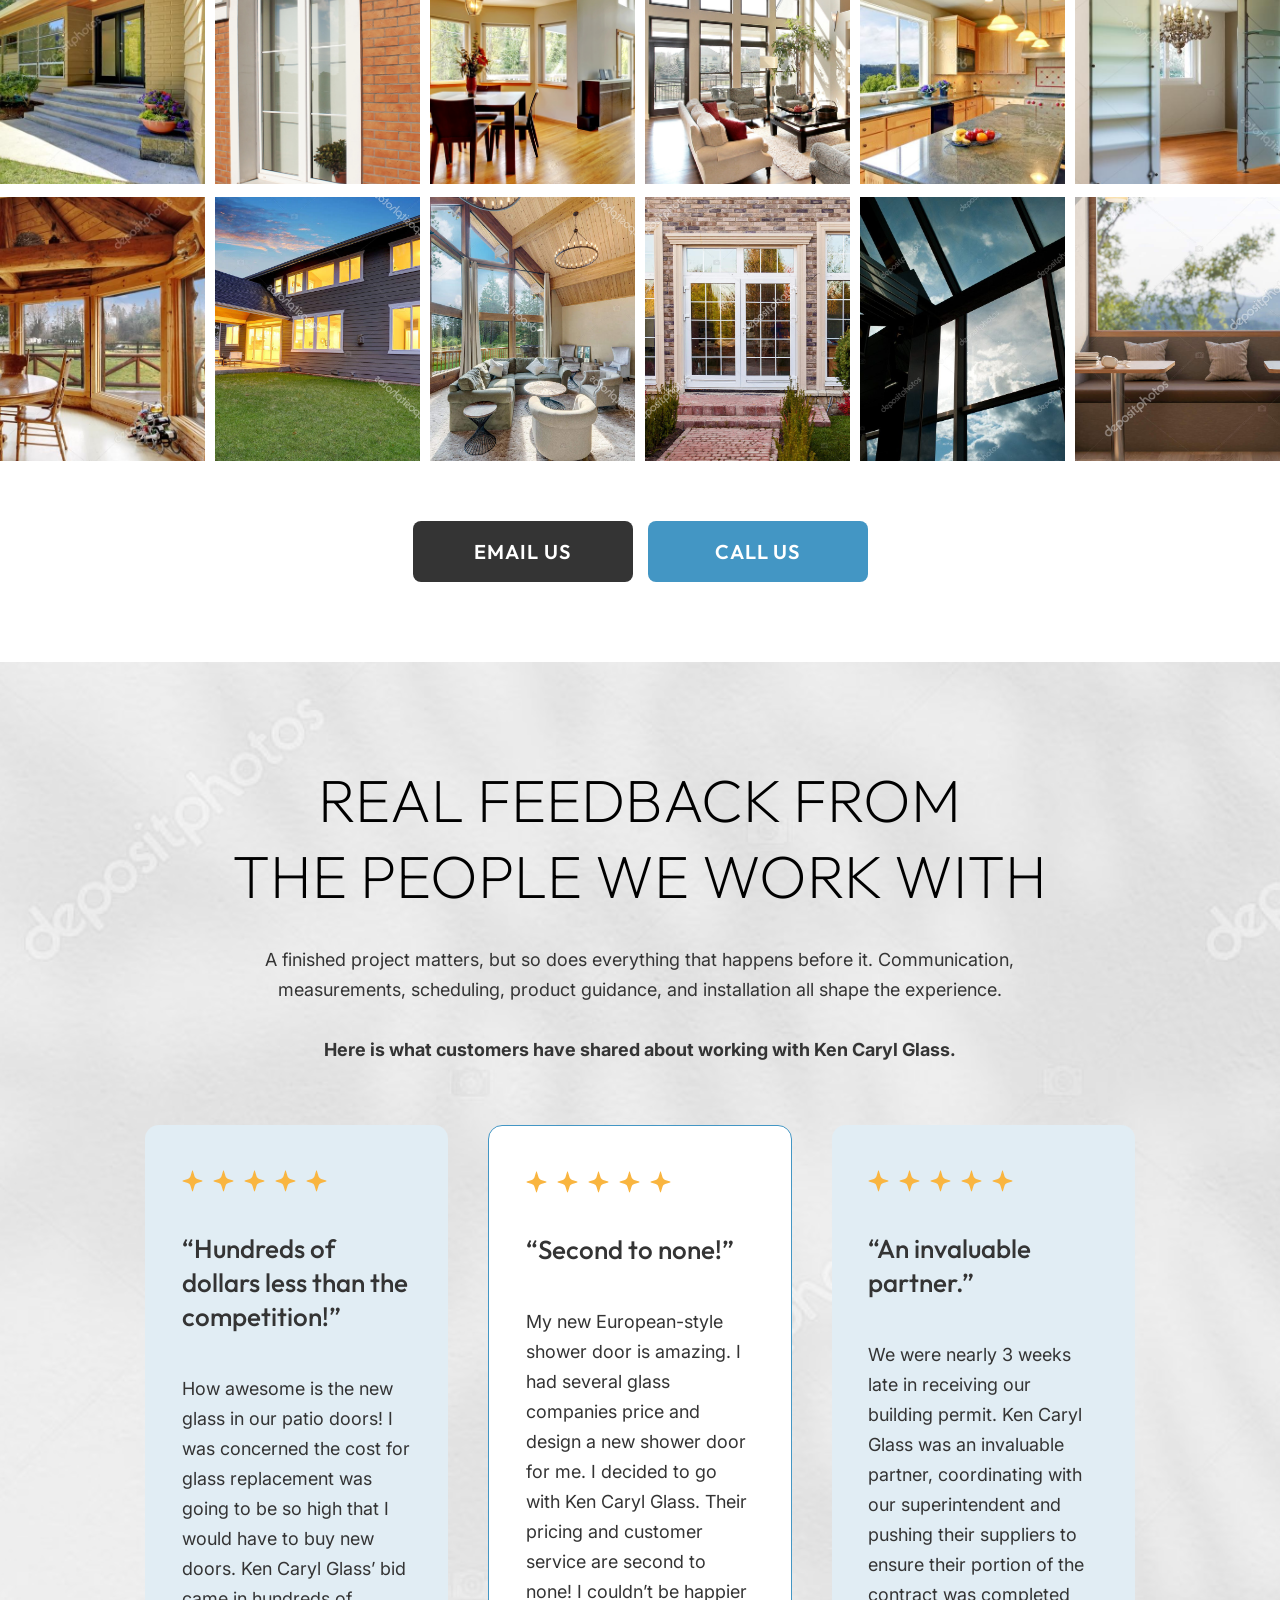
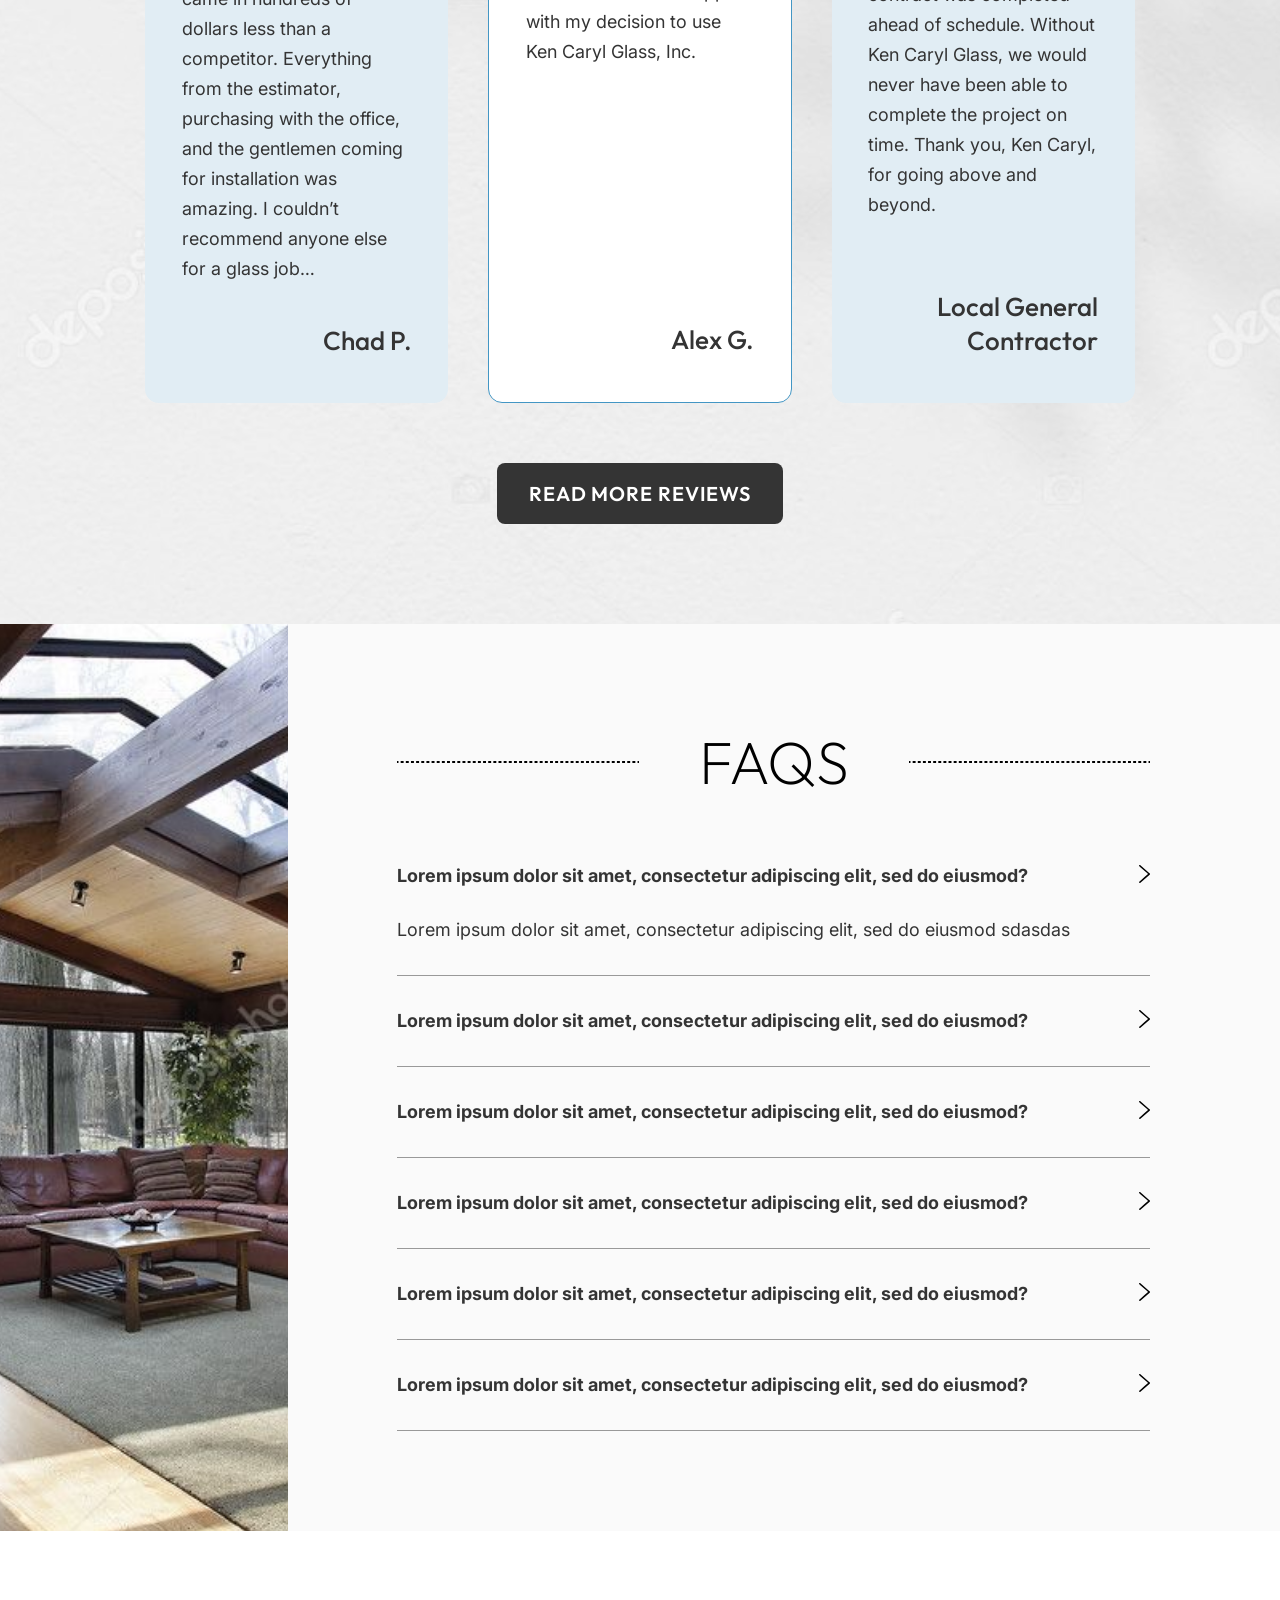
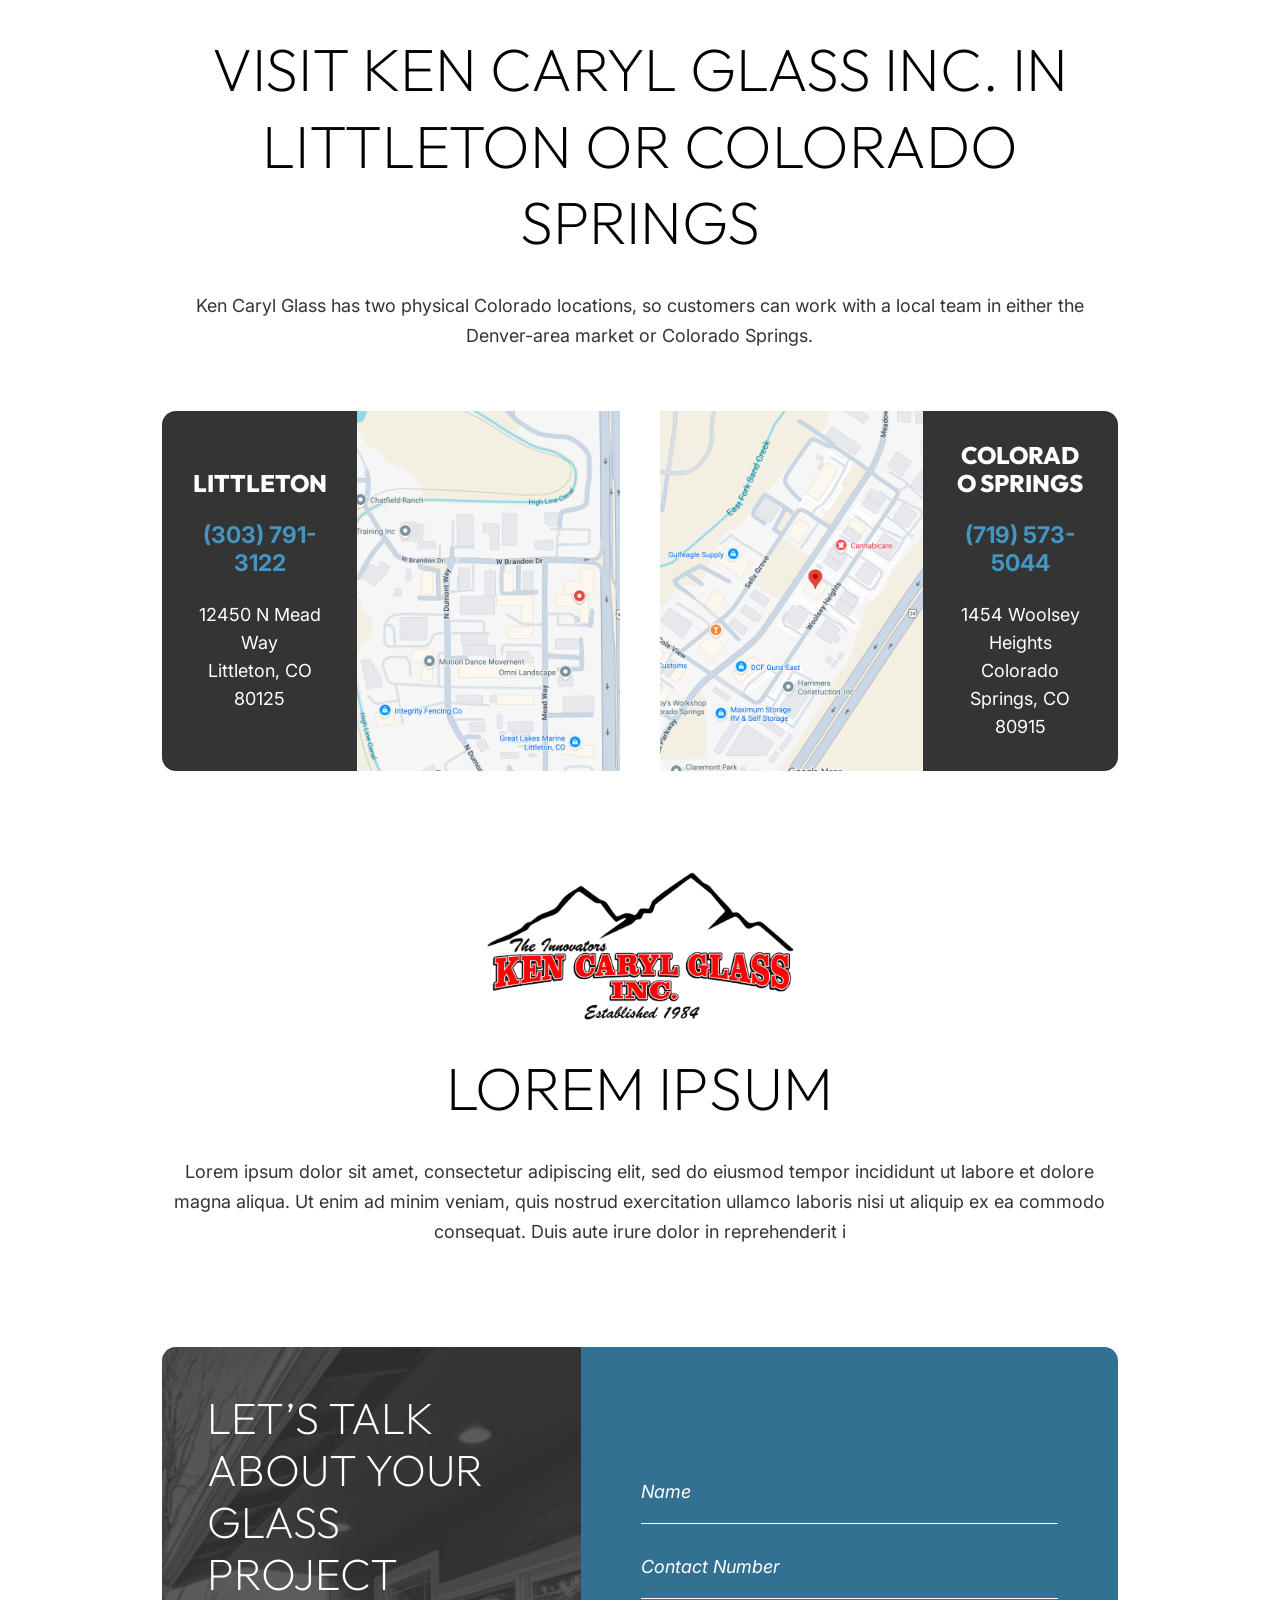
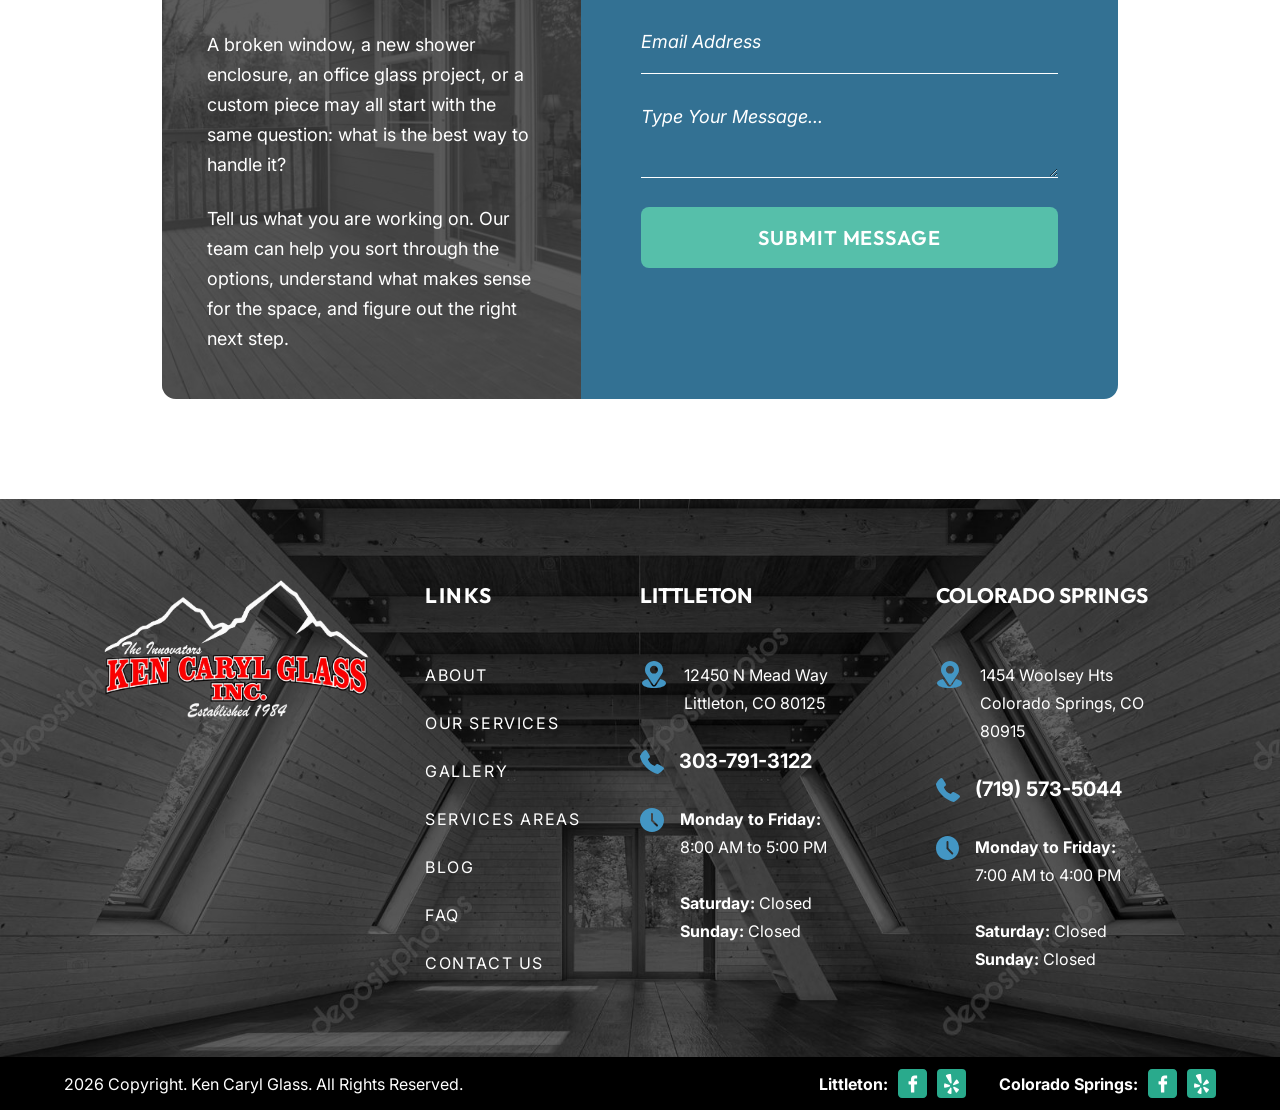
<file: Homepage Studies/homepage-v3/index.html>
<!doctype html>
<html lang="en">
<head>
  <meta charset="utf-8">
  <meta name="viewport" content="width=device-width, initial-scale=1">
  <meta name="description" content="Ken Caryl Glass Homepage V3 design study recreated from Figma.">
  <title>Ken Caryl Glass — Homepage V3 Study</title>
  <link rel="preconnect" href="https://fonts.googleapis.com">
  <link rel="preconnect" href="https://fonts.gstatic.com" crossorigin>
  <link href="https://fonts.googleapis.com/css2?family=Outfit:wght@200;400;500;600;700;800&amp;family=Inter:ital,wght@0,400;0,600;0,700;1,400&amp;family=EB+Garamond:wght@700&amp;display=swap" rel="stylesheet">
  <link rel="stylesheet" href="styles.css">
  <script src="script.js" defer></script>
</head>
<body>
  <a class="skip-link" href="#main">Skip to content</a>
  <header class="site-header" id="top">
    <div class="header-top"><a class="logo logo-light" href="#top" aria-label="Ken Caryl Glass home"><img src="../../assets/3fccd.png" alt="Ken Caryl Glass Inc."></a><div class="header-phones"><a href="tel:3037913122"><img src="../../assets/33e1b.svg" alt=""><span><small>Littleton:</small><b>303-791-3122</b></span></a><a href="tel:7195735044"><img src="../../assets/33e1b.svg" alt=""><span><small>Colorado Springs:</small><b>719-573-5044</b></span></a></div><button class="menu-toggle" type="button" aria-controls="primary-nav" aria-expanded="false">Menu</button></div>
    <nav class="primary-nav rail" id="primary-nav" aria-label="Main navigation"><a href="#about">About</a><a href="#services">Our Services</a><a href="#work">Gallery</a><a href="#locations">Services Areas</a><a href="#faqs">Blog</a><a href="#faqs">FAQ</a><a href="#contact">Contact Us</a></nav>
  </header>
  <main id="main">
    <section class="hero" aria-labelledby="hero-title">
      <div class="hero-background"><img src="../../assets/5473e.png" alt=""><img src="../../assets/f9ac7.png" alt=""></div>
      <div class="hero-content"><div class="hero-copy"><h1 id="hero-title">Colorado Glass Services for Homes, Businesses, and Custom Projects</h1><p>Residential and Commercial Glass work done with the right fit, the right product, and more than four decades of experience behind it.</p></div><div class="hero-quote"><h2>Request a Quote</h2><p>Lorem ipsum dolor sit amet, consectetur adipiscing elit, sed do eiusmod tempor incididunt ut labore et dolore</p><form class="quote-form hero-form"><label class="wide"><span>Name</span><input name="name" autocomplete="name" placeholder="Name" required></label><label><span>Contact Number</span><input name="phone" type="tel" autocomplete="tel" placeholder="Contact Number"></label><label><span>Email Address</span><input name="email" type="email" autocomplete="email" placeholder="Email Address" required></label><label class="wide"><span>Type Your Message...</span><textarea name="message" placeholder="Type Your Message..."></textarea></label><button class="button button-mint" type="submit">Submit Message</button><p class="form-status" role="status"></p></form></div></div>
    </section>
    <div class="trust-row" aria-label="Ken Caryl Glass credentials">
      <div><span class="trust-icon"><img src="../../assets/61ed3.svg" alt=""></span><span>Serving Colorado Since 1984</span></div><div><span class="trust-icon"><img src="../../assets/b48af.svg" alt=""></span><span>Two Colorado Locations</span></div><div><span class="trust-icon trust-3m"><img src="../../assets/991d4.svg" alt="3M"></span><span>3M Authorized Window Film Dealer</span></div><div><span class="trust-icon"><img src="../../assets/366ed.svg" alt=""></span><span>24-Hour Emergency Board-Up</span></div>
    </div>
    <section class="intro edge-left" id="about"><figure class="photo intro-photo"><img src="../../assets/e8756.png" alt="Sun-filled dining room with large glass windows"></figure><div class="intro-copy"><div class="prose"><p>At Ken Caryl Glass, we provide residential and commercial glass installation, repair, and replacement, along with custom glass and window film services, from our locations in Littleton and Colorado Springs. Serving Colorado since 1984, we help homeowners, businesses, property owners, and contractors with everything from broken window glass and shower enclosures to custom mirrors, office glass, and specialty projects.</p><p>With two physical locations in Littleton and Colorado Springs, our team handles residential, commercial, and custom glass work across a wide range of spaces.</p></div><a class="button button-blue" href="#contact">Request a Quote</a></div></section>
    <section class="solutions rail"><h2>Glass Solutions for the Spaces You Use Every Day</h2><div class="prose"><p>Glass problems rarely look the same from one project to the next. One customer may have a failed window seal. Another may need a shower enclosure measured around an unusual wall angle. A commercial space may need interior glass, a replacement panel, or window film that solves a specific heat or security concern.</p><p>That range is a big part of what we do at Ken Caryl Glass. We repair what makes sense to repair, replace what has failed, and help customers sort through the options when there is more than one good way to approach the job.</p><p>For custom work, the details matter even more. Size, thickness, edge finish, hardware, location, and how the glass will be used can all change the right solution.</p></div></section>
    <section class="services rail" id="services" aria-label="Our glass services"><article class="service-card"><figure class="photo service-photo"><img src="../../assets/c37ee.png" alt="Residential glass interior"></figure><div class="service-copy"><div><h3>Residential Glass</h3><div class="prose"><p>Glass around the home takes a lot of wear. A cracked pane, cloudy insulated glass, worn screen, loose hardware, or aging shower enclosure can start as a small annoyance and turn into a project you keep putting off.</p><p>Ken Caryl Glass helps homeowners repair, replace, upgrade, and customize glass throughout the home.</p></div><a class="read-more" href="#contact">Read More <img src="../../assets/01614.svg" alt=""></a></div><a class="button button-outline" href="#contact">View Residential Glass</a></div></article>
<article class="service-card"><figure class="photo service-photo"><img src="../../assets/90856.png" alt="Commercial glass interior"></figure><div class="service-copy"><div><h3>Commercial Glass</h3><div class="prose"><p>Commercial glass has to do more than look good. It may need to handle daily traffic, create separation without closing off a space, improve comfort near large windows, or add another layer of safety and security.</p><p>We work with businesses, offices, property owners, and commercial spaces on glass repair, replacement, interior and exterior applications, and film installation.</p></div><a class="read-more" href="#contact">Read More <img src="../../assets/01614.svg" alt=""></a></div><a class="button button-outline" href="#contact">View Commercial Glass</a></div></article>
<article class="service-card"><figure class="photo service-photo"><img src="../../assets/fd48b.png" alt="Custom glass tabletop"></figure><div class="service-copy"><div><h3>Custom Glass for One-of-a-Kind Projects</h3><div class="prose"><p>Some projects do not come in standard sizes.</p><p>A mirror may need to fit between existing trim. A tabletop may need a specific thickness and edge. Cabinet glass, shelving, display cases, and curved pieces all come with their own measurements and finishing details.</p></div><a class="read-more" href="#contact">Read More <img src="../../assets/01614.svg" alt=""></a></div><a class="button button-outline" href="#contact">View Custom Glass</a></div></article></section>
    <section class="ready-band"><div class="ready-background"><img src="../../assets/e1a43.png" alt=""><img src="../../assets/e8bdc.png" alt=""></div><div class="ready-copy"><h2>Ready to Get Started?</h2><p>Lorem ipsum dolor sit amet, consectetur adipiscing elit, sed do eiusmod tempor incididunt ut labore et dolore magna aliqua. Ut enim ad minim veniam, quis nostrud exercitation ullamco laboris nisi ut aliquip ex ea commodo consequat. Duis aute irure dolor in reprehenderit in voluptate velit esse cillum dolore eu fugiat nulla pariatur. Excepteur sint occaecat cupidatat non proident, sunt in culpa qui officia deserunt mollit anim id est laborum.</p><div class="button-row"><a class="button button-white" href="mailto:info@kcglassinc.com">Email Us</a><a class="button button-blue" href="tel:3037913122">Call Us</a></div></div></section>
    <section class="film edge-right" id="film"><div class="film-copy"><h2>3M™ Window Film Installed by Certified Professionals</h2><div class="prose"><p>Ken Caryl Glass is a 3M Authorized Window Film Dealer, and our technicians are Certified 3M Installers. We offer genuine 3M™ Window Film for both residential and commercial applications.</p><p>The right film depends on what you are trying to solve. That may mean reducing solar heat, limiting UV exposure, adding safety and security, or improving comfort around large areas of glass. Our team helps match the film to the glass and the performance goal, then installs the system correctly.</p></div><div class="button-row"><a class="button button-dark" href="mailto:info@kcglassinc.com">Email Us</a><a class="button button-blue" href="tel:3037913122">Call Us</a></div></div><figure class="photo film-photo"><img src="../../assets/8dc57.png" alt="Glazed room with tall windows and a turquoise carpet"></figure></section>
    <section class="review-strip" aria-label="More customer feedback"><div class="review-track"><blockquote class="mini-review"><div class="mini-review-copy"><div class="five-stars" aria-label="5 out of 5 stars"></div><h3>Right on time.</h3><p>Installed new shower doors. Best service that I can remember in a long time. Estimator and installers showed up right on time.</p><a class="read-more" href="#reviews">Read More...</a><footer>Nancy M.</footer></div><img class="mini-quote" src="../../assets/7540d.svg" alt=""></blockquote><blockquote class="mini-review"><div class="mini-review-copy"><div class="five-stars" aria-label="5 out of 5 stars"></div><h3>“Perfectly cut in less than 5 minutes.”</h3><p>I did not have an appointment, I just walked in with a chipped piece of glass. They cut it down for me perfectly while I waited less than 5 minutes.</p><footer>Debra R.</footer></div><img class="mini-quote" src="../../assets/7540d.svg" alt=""></blockquote><blockquote class="mini-review"><div class="mini-review-copy"><div class="five-stars" aria-label="5 out of 5 stars"></div><h3>“Professional office staff.”</h3><p>Fantastic customer service, professional office staff who seem to enjoy what they are doing and work well as a team. I tried just about every glass shop in town…</p><footer>Jerry W.</footer></div><img class="mini-quote" src="../../assets/7540d.svg" alt=""></blockquote></div></section>
    <section class="work" id="work"><div class="section-heading"><h2>See Our Work</h2><div class="prose"><p>Glass is easier to judge when you can see the finished result.</p><p>Take a look through some of our recent residential, commercial, shower, window film, and custom glass projects.</p></div></div><div class="gallery" aria-label="Glass project photographs"><figure class="photo"><img src="../../assets/e345e.png" alt="Modern house exterior"></figure><figure class="photo"><img src="../../assets/980c0.png" alt="White framed windows"></figure><figure class="photo"><img src="../../assets/a79d7.png" alt="Sunlit dining and living room"></figure><figure class="photo"><img src="../../assets/e9d1b.png" alt="Tall living room windows"></figure><figure class="photo"><img class="mirror" src="../../assets/0edc2.png" alt="Classic wood kitchen"></figure><figure class="photo"><img class="mirror" src="../../assets/9ee1c.png" alt="Custom glass shelves and doors"></figure><figure class="photo"><img src="../../assets/4195e.png" alt="Log home dining room"></figure><figure class="photo"><img class="mirror" src="../../assets/76044.png" alt="Covered patio"></figure><figure class="photo"><img class="mirror" src="../../assets/68c78.png" alt="Architectural living room glass"></figure><figure class="photo"><img src="../../assets/945b8.png" alt="Commercial storefront"></figure><figure class="photo"><img src="../../assets/2924f.png" alt="Architectural glass framing"></figure><figure class="photo"><img src="../../assets/c69a8.png" alt="Window-side seating"></figure></div><div class="button-row"><a class="button button-dark" href="mailto:info@kcglassinc.com">Email Us</a><a class="button button-blue" href="tel:3037913122">Call Us</a></div></section>
    <section class="reviews" id="reviews"><img class="reviews-background" src="../../assets/b1445.png" alt=""><div class="section-heading"><h2>Real Feedback From<br>the People We Work With</h2><p>A finished project matters, but so does everything that happens before it. Communication, measurements, scheduling, product guidance, and installation all shape the experience.</p><p><b>Here is what customers have shared about working with Ken Caryl Glass.</b></p></div><div class="review-grid"><blockquote class="review-card"><div class="four-stars" aria-label="5 out of 5 stars"></div><div class="review-content"><h3>“Hundreds of dollars less than the competition!”</h3><p>How awesome is the new glass in our patio doors! I was concerned the cost for glass replacement was going to be so high that I would have to buy new doors. Ken Caryl Glass’ bid came in hundreds of dollars less than a competitor. Everything from the estimator, purchasing with the office, and the gentlemen coming for installation was amazing. I couldn’t recommend anyone else for a glass job…</p><footer>Chad P.</footer></div></blockquote><blockquote class="review-card"><div class="four-stars" aria-label="5 out of 5 stars"></div><div class="review-content"><h3>“Second to none!”</h3><p>My new European-style shower door is amazing. I had several glass companies price and design a new shower door for me. I decided to go with Ken Caryl Glass. Their pricing and customer service are second to none! I couldn’t be happier with my decision to use Ken Caryl Glass, Inc.</p><footer>Alex G.</footer></div></blockquote><blockquote class="review-card"><div class="four-stars" aria-label="5 out of 5 stars"></div><div class="review-content"><h3>“An invaluable partner.”</h3><p>We were nearly 3 weeks late in receiving our building permit. Ken Caryl Glass was an invaluable partner, coordinating with our superintendent and pushing their suppliers to ensure their portion of the contract was completed ahead of schedule. Without Ken Caryl Glass, we would never have been able to complete the project on time. Thank you, Ken Caryl, for going above and beyond.</p><footer>Local General Contractor</footer></div></blockquote></div><a class="button button-dark" href="#reviews">Read More Reviews</a></section>
    <section class="faqs" id="faqs"><figure class="photo faq-photo"><img src="../../assets/f09be.png" alt="Family room with extensive glass and skylights"></figure><div class="faq-content"><div class="faq-heading"><img src="../../assets/0b272.svg" alt=""><h2>FAQs</h2><img src="../../assets/0b272.svg" alt=""></div><div class="faq-list"></div></div></section>
    <section class="locations rail" id="locations"><div class="section-heading"><h2>Visit Ken Caryl Glass Inc. in<br>Littleton or Colorado Springs</h2><p>Ken Caryl Glass has two physical Colorado locations, so customers can work with a local team in either the Denver-area market or Colorado Springs.</p></div><div class="map-grid"><article class="map-card"><div><h3>Littleton</h3><a href="tel:3037913122">(303) 791-3122</a><p>12450 N Mead Way<br>Littleton, CO 80125</p></div><a class="map-photo" href="https://maps.app.goo.gl/81ZQe5LcvXVVY8jr6" target="_blank" rel="noreferrer"><img src="../../assets/7a5ce.png" alt="Map of the Littleton office"></a></article><article class="map-card reverse"><a class="map-photo" href="https://maps.app.goo.gl/YPeZibmeQrL6QDEo8" target="_blank" rel="noreferrer"><img src="../../assets/322e5.png" alt="Map of the Colorado Springs office"></a><div><h3>Colorado Springs</h3><a href="tel:7195735044">(719) 573-5044</a><p>1454 Woolsey Heights<br>Colorado Springs, CO 80915</p></div></article></div></section>
    <section class="brand-statement rail"><a class="logo logo-dark" href="#top" aria-label="Ken Caryl Glass home"><img src="../../assets/66d36.png" alt="Ken Caryl Glass Inc."></a><h2>Lorem Ipsum</h2><p>Lorem ipsum dolor sit amet, consectetur adipiscing elit, sed do eiusmod tempor incididunt ut labore et dolore magna aliqua. Ut enim ad minim veniam, quis nostrud exercitation ullamco laboris nisi ut aliquip ex ea commodo consequat. Duis aute irure dolor in reprehenderit i</p></section>
    <section class="contact rail" id="contact"><div class="contact-story"><img src="../../assets/5473e.png" alt=""><div><h2>Let’s Talk About Your Glass Project</h2><div class="prose"><p>A broken window, a new shower enclosure, an office glass project, or a custom piece may all start with the same question: what is the best way to handle it?</p><p>Tell us what you are working on. Our team can help you sort through the options, understand what makes sense for the space, and figure out the right next step.</p></div></div></div><div class="contact-form"><form class="quote-form "><label class="wide"><span>Name</span><input name="name" autocomplete="name" placeholder="Name" required></label><label><span>Contact Number</span><input name="phone" type="tel" autocomplete="tel" placeholder="Contact Number"></label><label><span>Email Address</span><input name="email" type="email" autocomplete="email" placeholder="Email Address" required></label><label class="wide"><span>Type Your Message...</span><textarea name="message" placeholder="Type Your Message..."></textarea></label><button class="button button-mint" type="submit">Submit Message</button><p class="form-status" role="status"></p></form></div></section>
  </main>
  <footer class="site-footer"><img class="footer-background" src="../../assets/a7a63.png" alt=""><div class="footer-inner"><a class="logo logo-light" href="#top" aria-label="Ken Caryl Glass home"><img src="../../assets/3fccd.png" alt="Ken Caryl Glass Inc."></a><nav class="footer-links" aria-label="Footer navigation"><h3>Links</h3><a href="#about">About</a><a href="#services">Our Services</a><a href="#work">Gallery</a><a href="#locations">Services Areas</a><a href="#faqs">Blog</a><a href="#faqs">FAQ</a><a href="#contact">Contact Us</a></nav><section class="footer-office"><h3>Littleton </h3><div class="office-details"><div><p class="icon-line"><span class="location-icon" aria-hidden="true"><img src="../../assets/d1755.svg" alt=""><img src="../../assets/d10a3.svg" alt=""></span><span>12450 N Mead Way<br>Littleton, CO 80125</span></p><a class="icon-line office-phone" href="tel:3037913122"><img src="../../assets/aa39b.svg" alt=""><b>303-791-3122</b></a></div><div class="icon-line office-hours"><img src="../../assets/33934.svg" alt=""><p><b>Monday to Friday:</b><br>8:00 AM to 5:00 PM<br><br><b>Saturday:</b> Closed<br><b>Sunday:</b> Closed</p></div></div></section><section class="footer-office"><h3>Colorado Springs </h3><div class="office-details"><div><p class="icon-line"><span class="location-icon" aria-hidden="true"><img src="../../assets/d1755.svg" alt=""><img src="../../assets/d10a3.svg" alt=""></span><span>1454 Woolsey Hts<br>Colorado Springs, CO 80915</span></p><a class="icon-line office-phone" href="tel:7195735044"><img src="../../assets/aa39b.svg" alt=""><b>(719) 573-5044</b></a></div><div class="icon-line office-hours"><img src="../../assets/33934.svg" alt=""><p><b>Monday to Friday:</b><br>7:00 AM to 4:00 PM<br><br><b>Saturday:</b> Closed<br><b>Sunday:</b> Closed</p></div></div></section></div><div class="copyright"><p>2026 Copyright. Ken Caryl Glass. All Rights Reserved.</p><div class="social-locations"><div><b>Littleton:</b><span class="social-icons"><img src="../../assets/b3fe1.svg" alt="Facebook"><span class="instagram"><img src="../../assets/3ae2f.svg" alt="Instagram"></span></span></div><div><b>Colorado Springs:</b><span class="social-icons"><img src="../../assets/b3fe1.svg" alt="Facebook"><span class="instagram"><img src="../../assets/3ae2f.svg" alt="Instagram"></span></span></div></div></div>
  </footer>
</body>
</html>
</file>
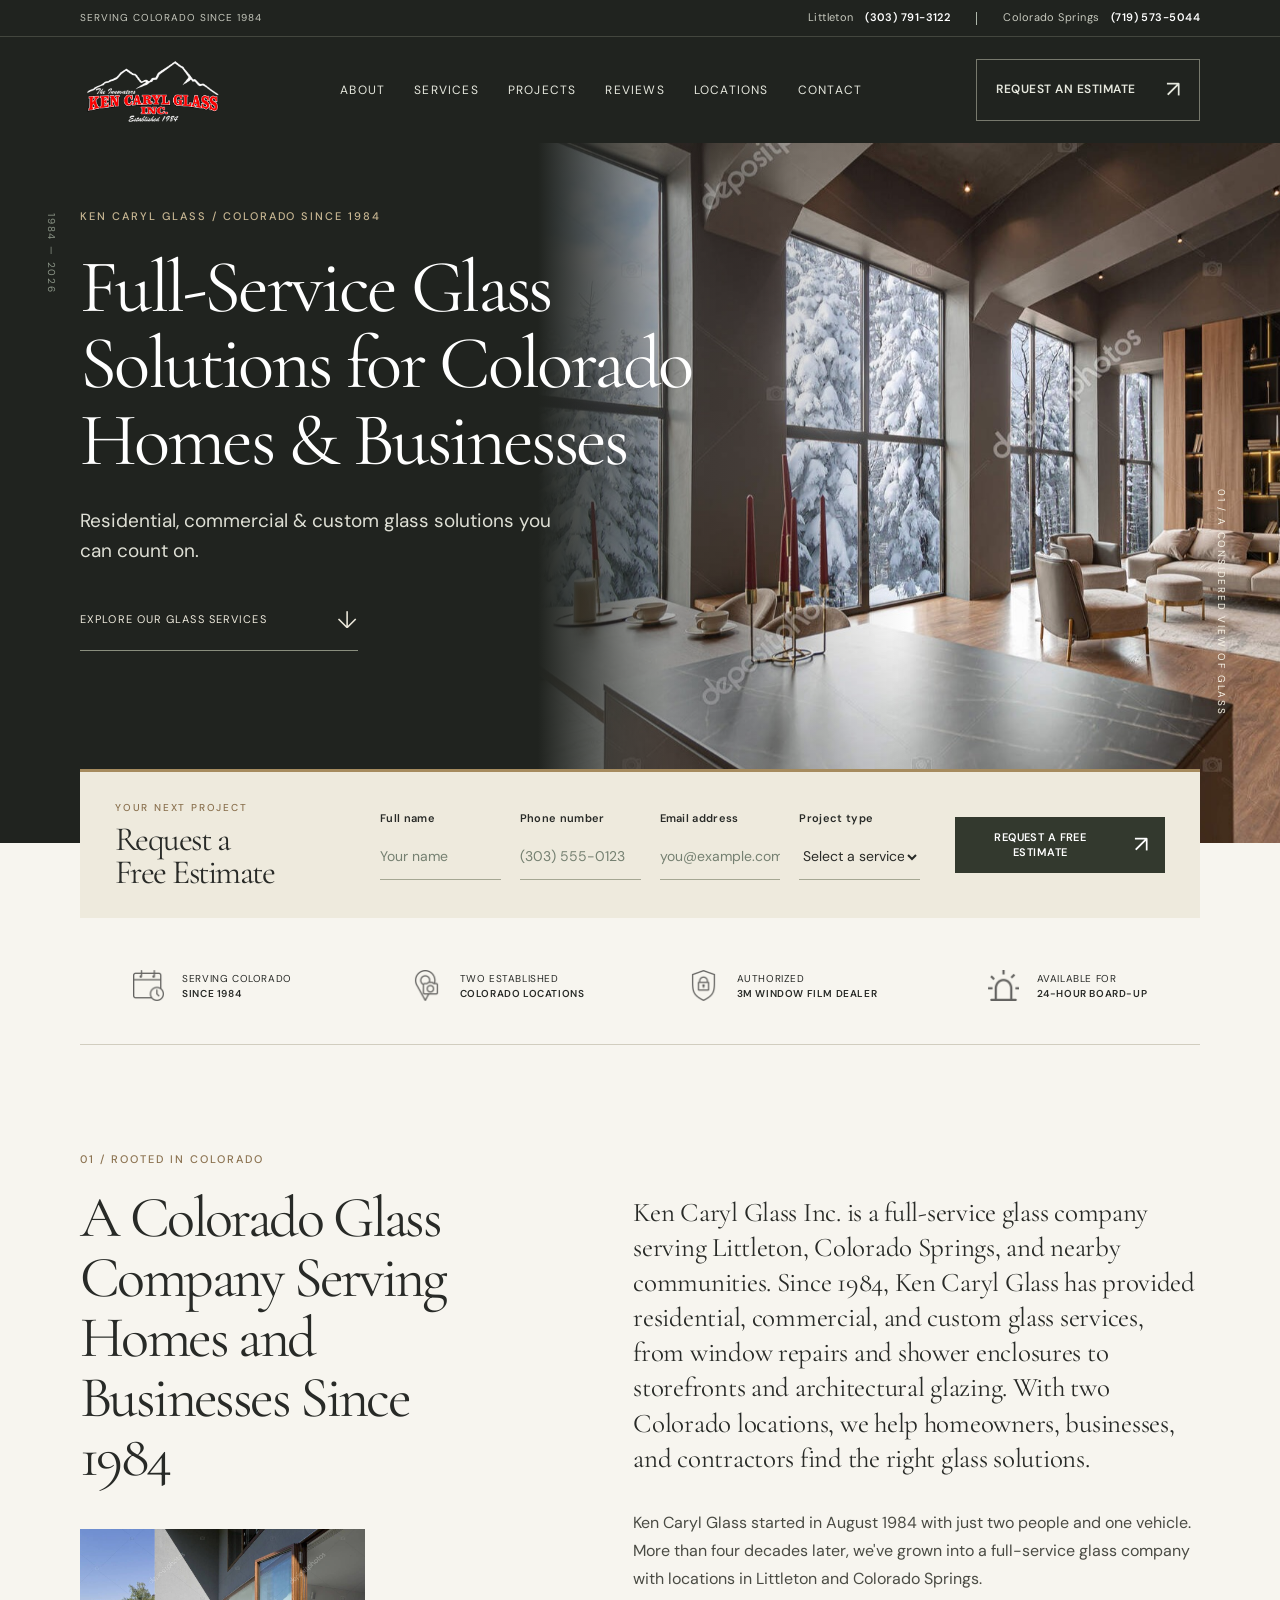
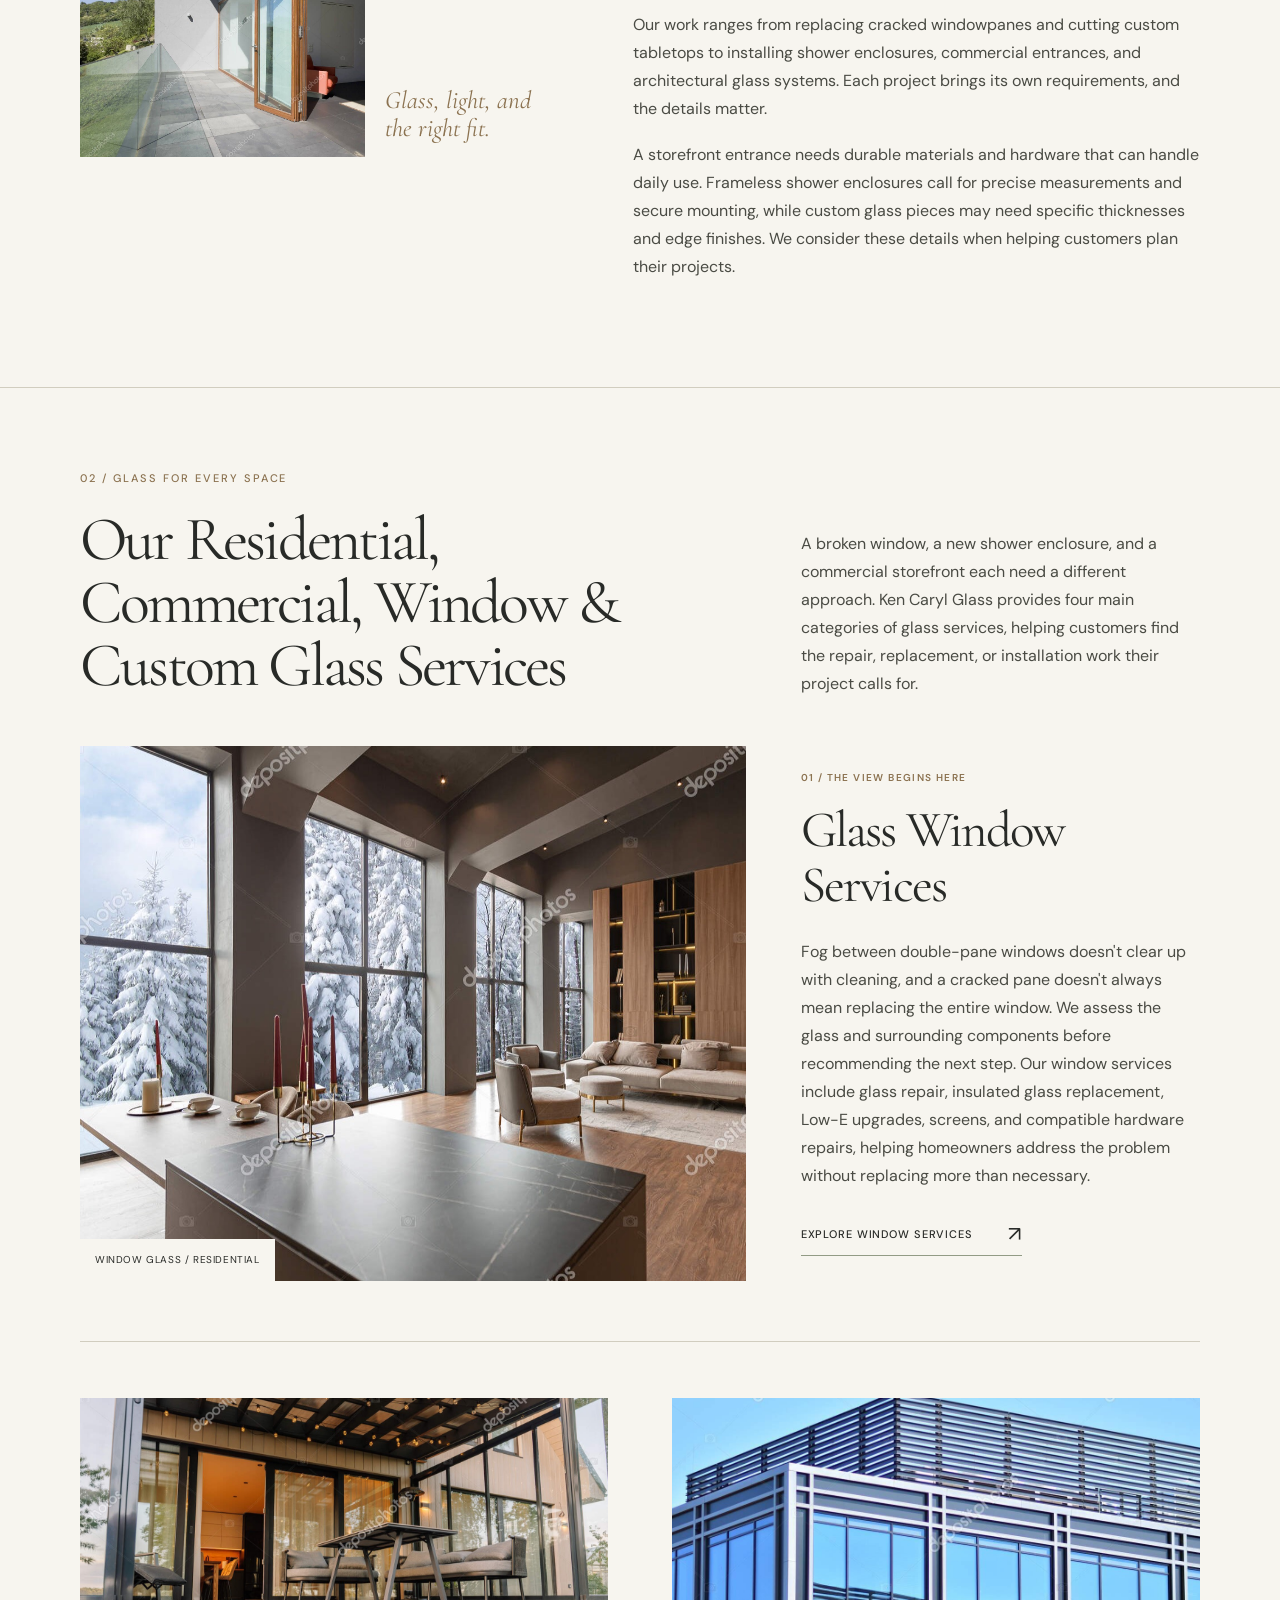
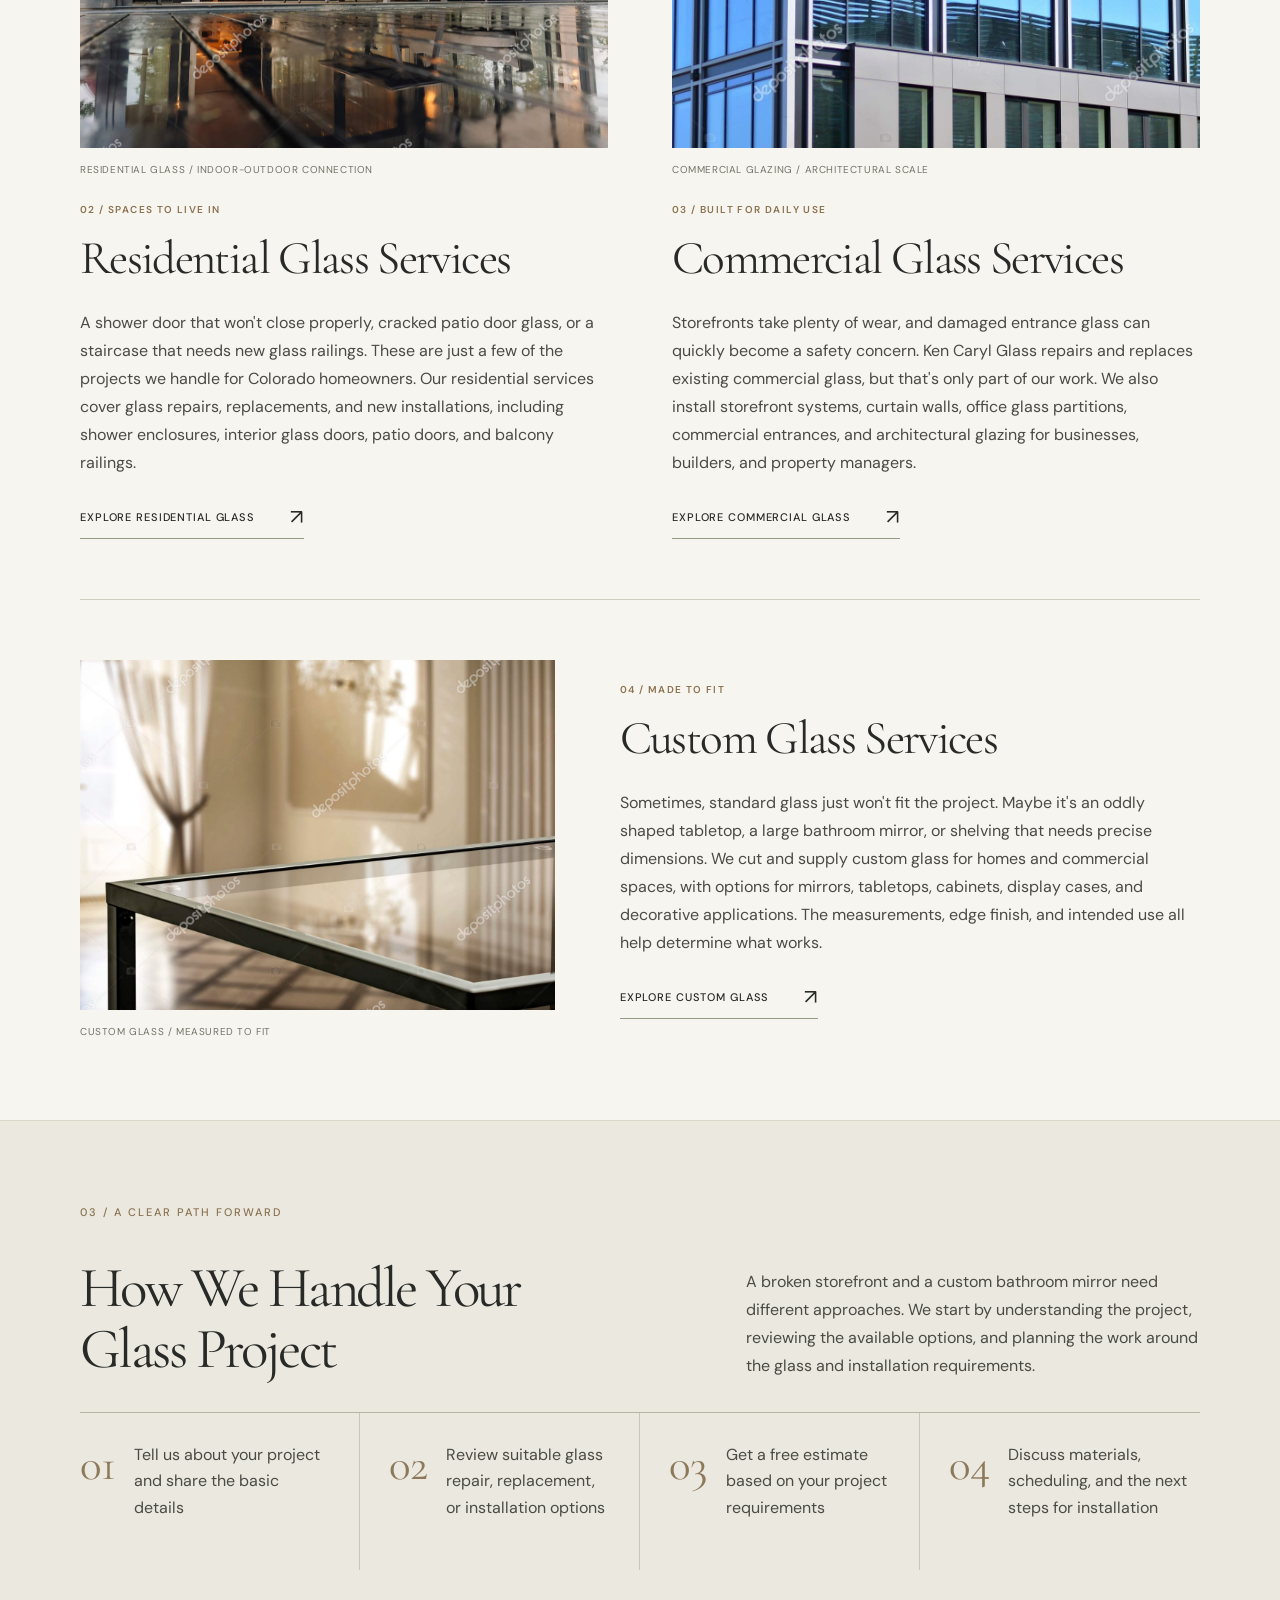
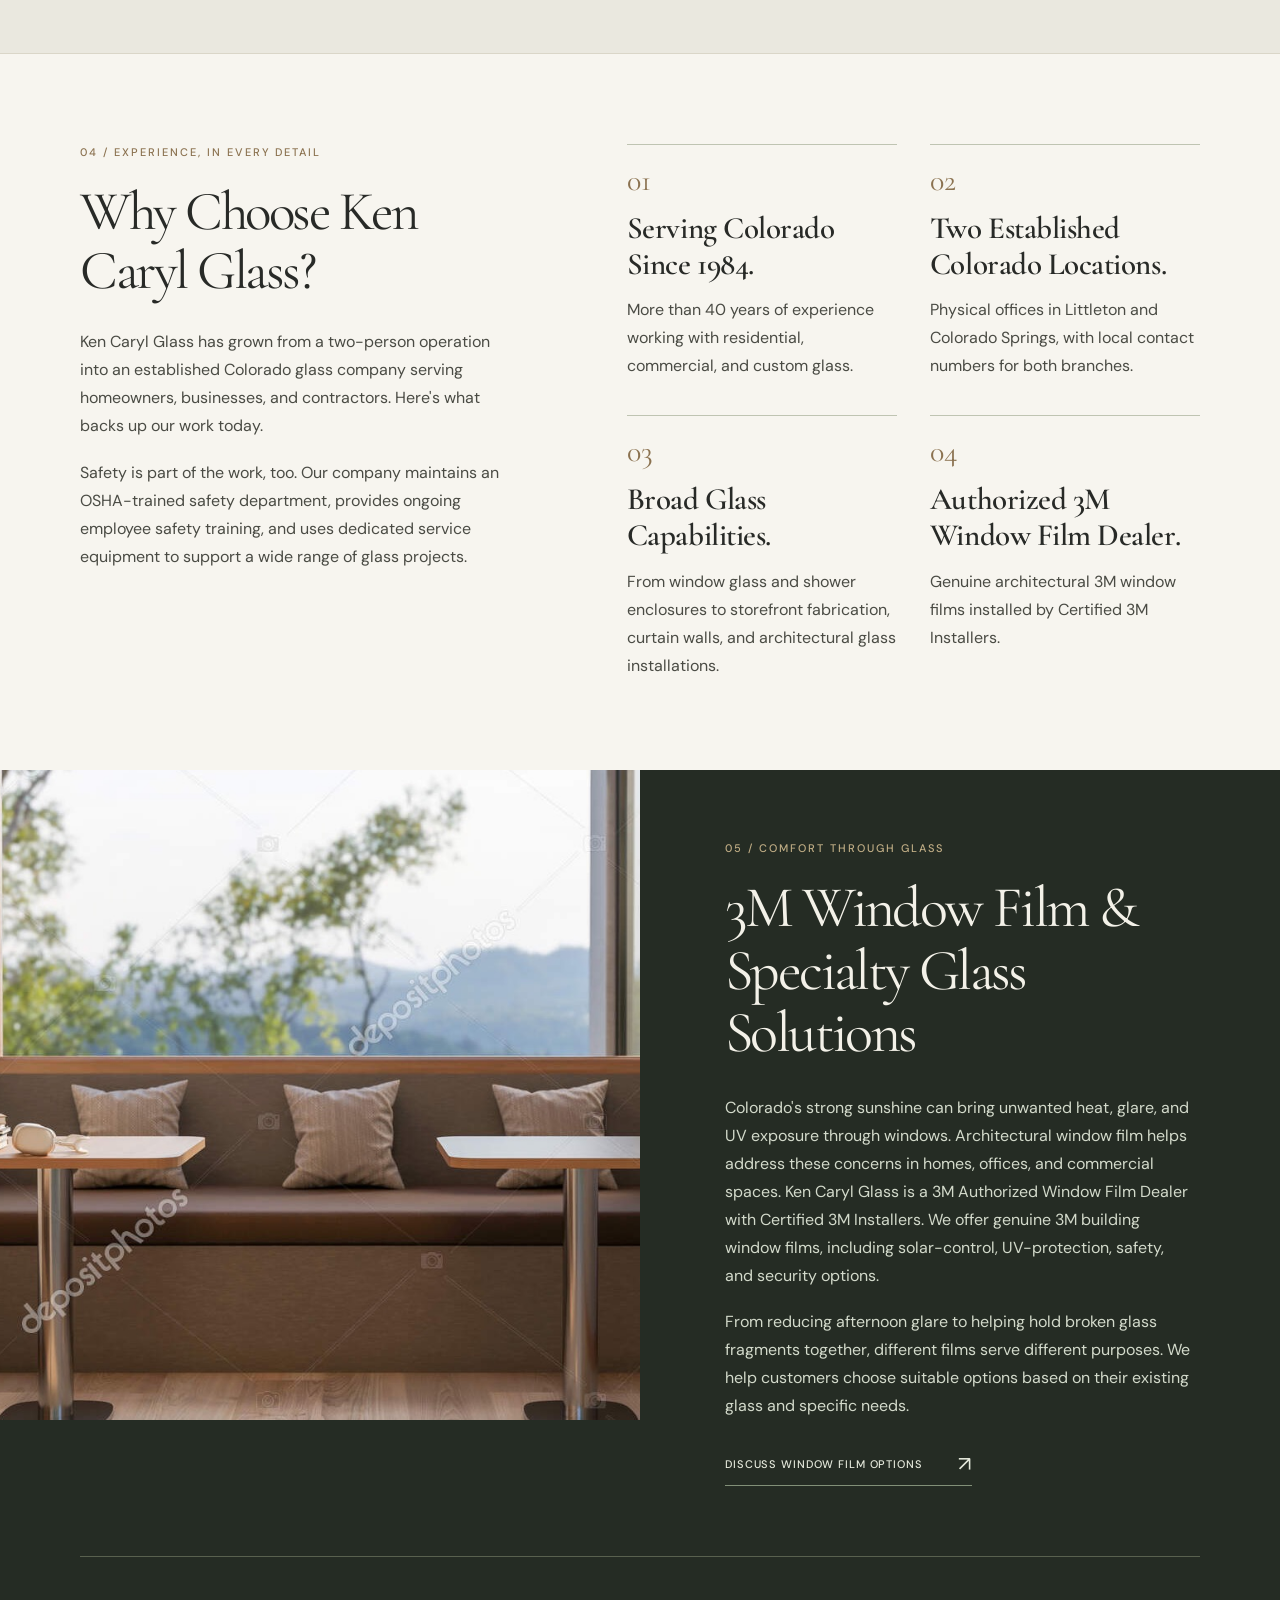
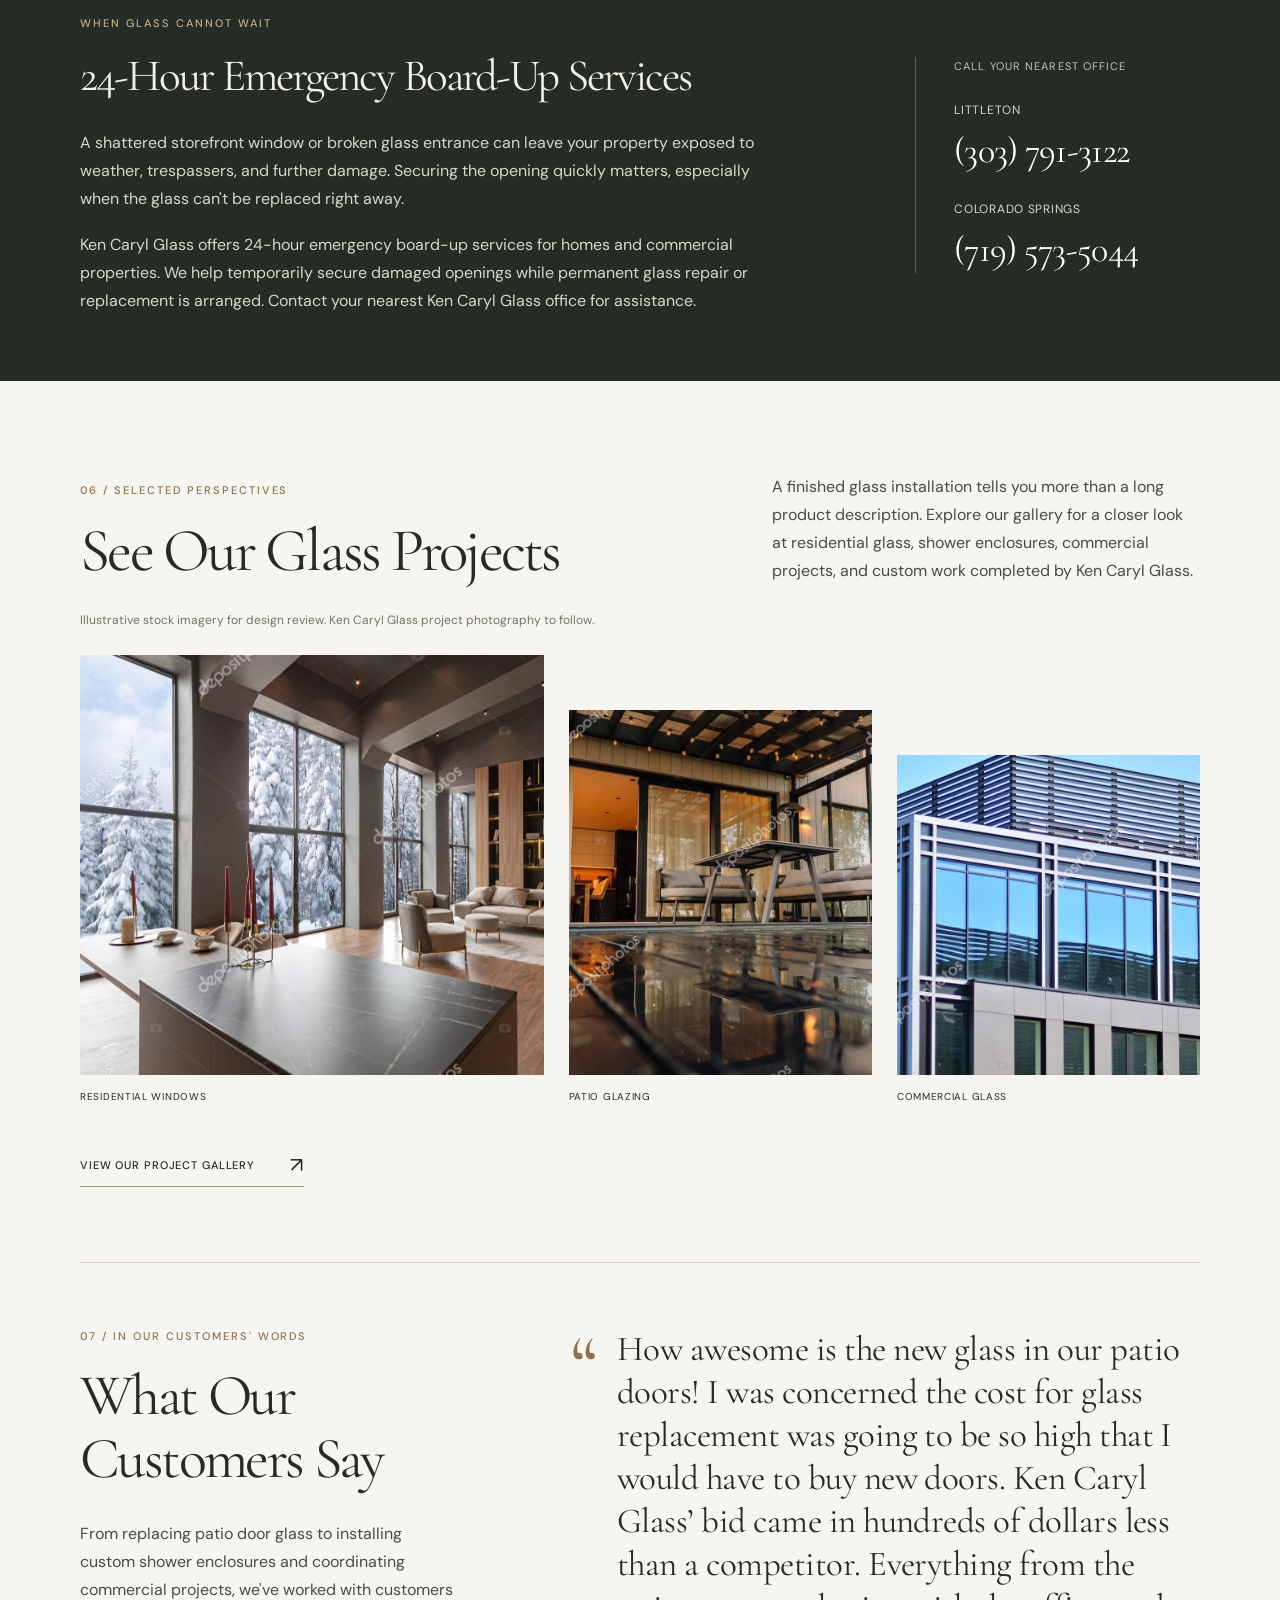
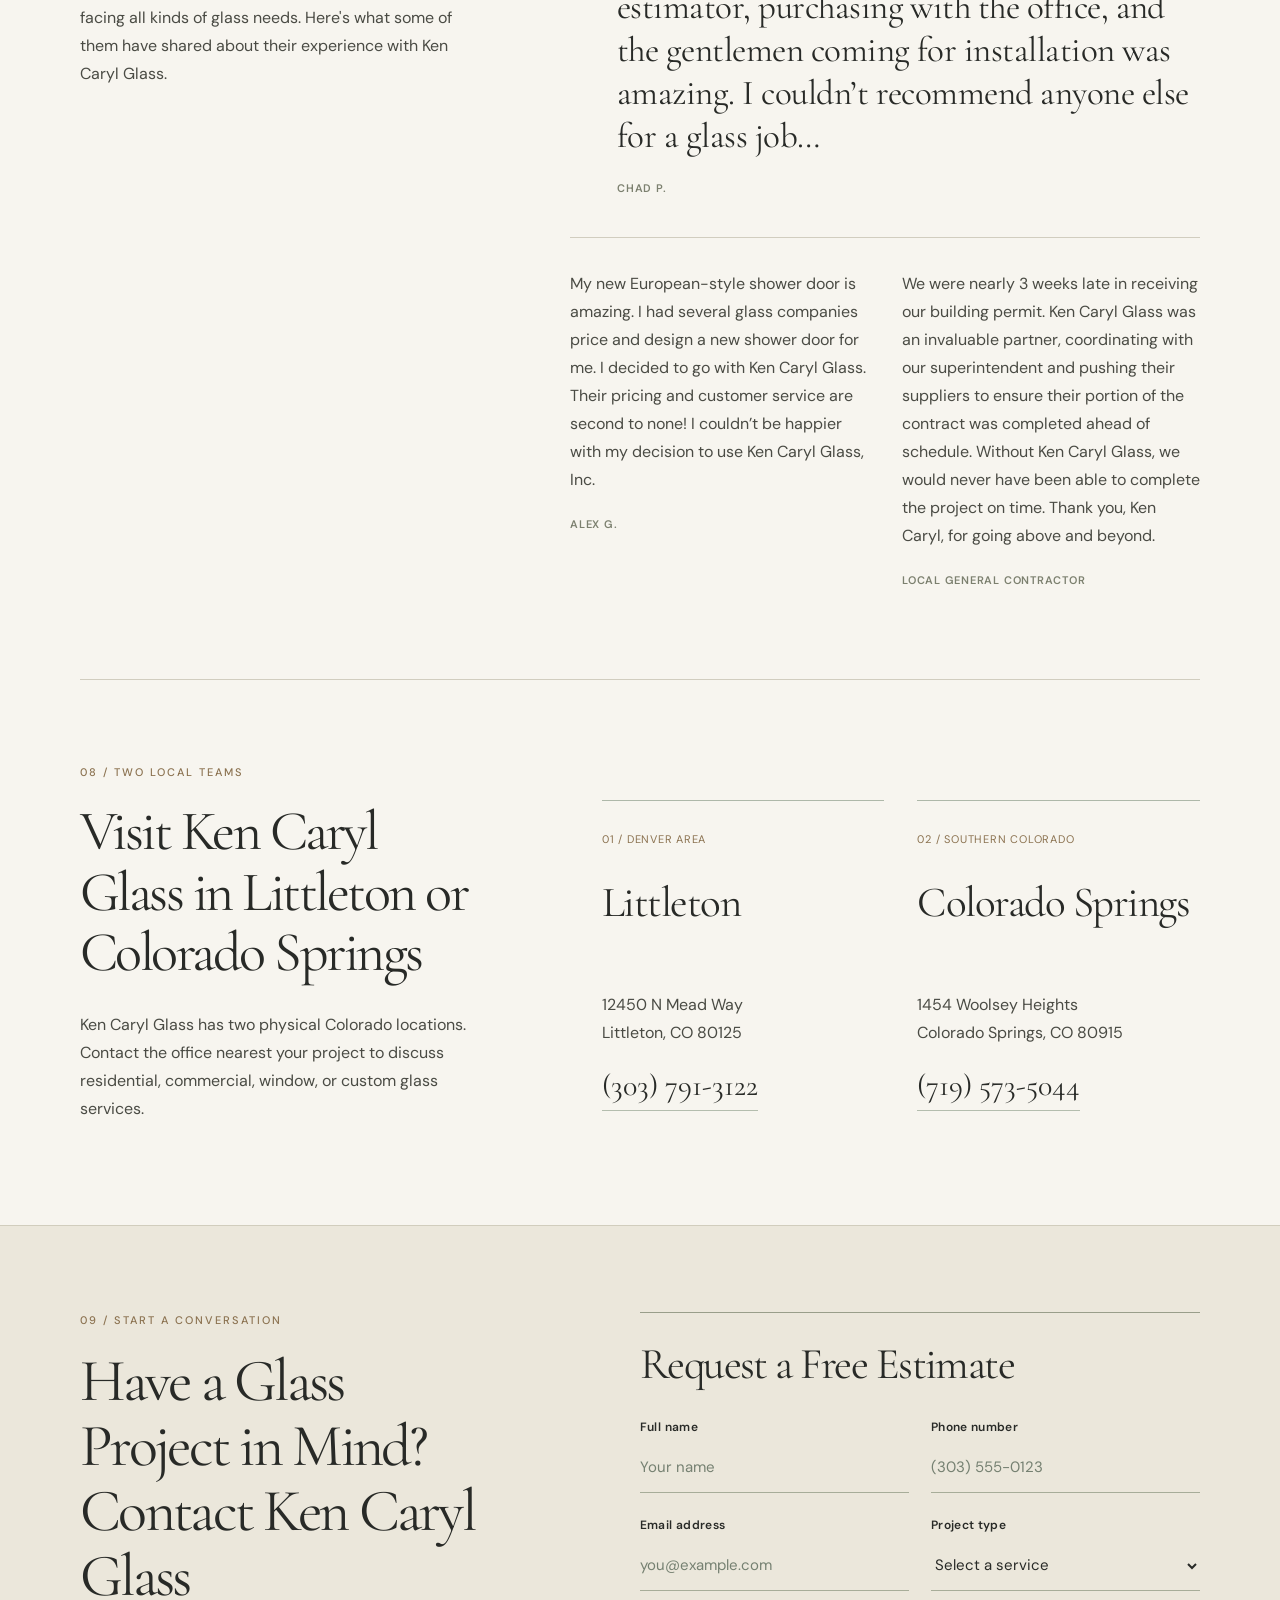
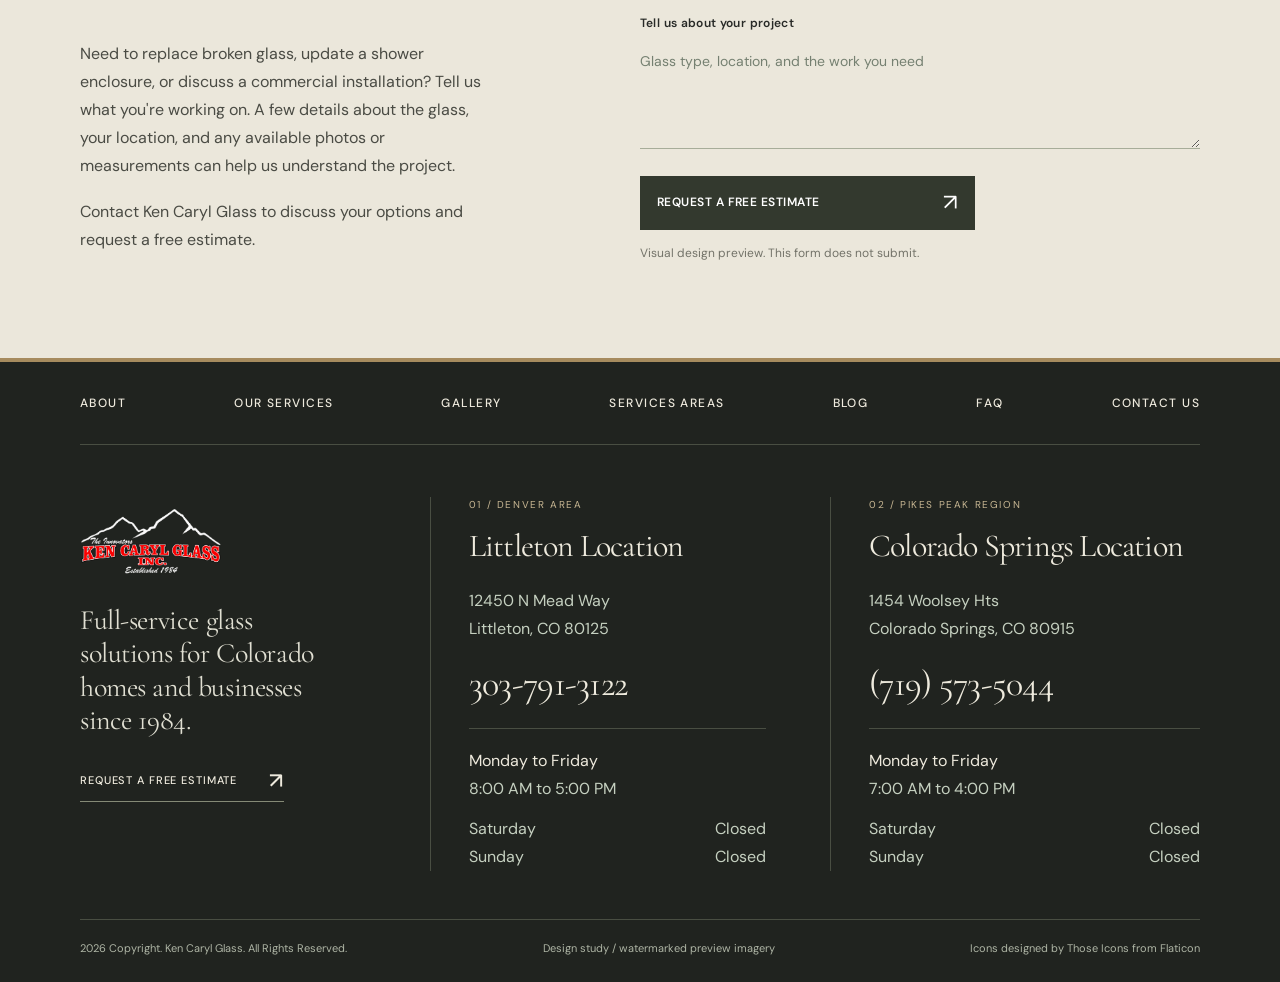
<file: Homepage Studies/homepage-v4/index.html>
<!doctype html>
<html lang="en">
<head>
  <meta charset="utf-8">
  <meta name="viewport" content="width=device-width, initial-scale=1">
  <meta name="description" content="Ken Caryl Glass homepage design study: residential, commercial, window and custom glass services in Colorado.">
  <title>Ken Caryl Glass — Homepage V4 / Architectural Light — Desktop</title>
  <link rel="stylesheet" href="styles.css">
</head>
<body id="top">
<div class="topline"><div class="shell topline-inner"><span>Serving Colorado since 1984</span><div><a href="tel:3037913122">Littleton <strong>(303) 791-3122</strong></a><span class="divider"></span><a href="tel:7195735044">Colorado Springs <strong>(719) 573-5044</strong></a></div></div></div>
  <header class="site-header shell">
    <a href="#top" class="brand" aria-label="Ken Caryl Glass home"><img src="../../assets/logo.png" alt="Ken Caryl Glass Inc."></a>
    <nav aria-label="Main navigation"><a href="#about">About</a><a href="#services">Services</a><a href="#projects">Projects</a><a href="#reviews">Reviews</a><a href="#locations">Locations</a><a href="#contact">Contact</a></nav>
    <a class="outline-link header-cta" href="#contact">Request an estimate <span aria-hidden="true">↗</span></a>
  </header>
<main>
<section class="hero-a" aria-labelledby="hero-title"><figure class="hero-a-image"><img src="../../assets/depositphotos_650876650_residential-window-interior.jpg" alt="Expansive residential windows framing a forest view"><figcaption>01 / A considered view of glass</figcaption></figure><div class="shell hero-a-inner"><div class="hero-a-copy"><p class="eyebrow">Ken Caryl Glass / Colorado since 1984</p><h1 id="hero-title">Full-Service Glass Solutions for Colorado Homes &amp; Businesses</h1><p>Residential, commercial &amp; custom glass solutions you can count on.</p><a class="hero-a-link" href="#services">Explore our glass services <span>↓</span></a></div></div><span class="hero-a-number">1984 — 2026</span></section><div class="lead-ribbon shell"><div class="lead-title"><span class="eyebrow">Your next project</span><h2>Request a<br>Free Estimate</h2></div><div class="form-grid"><label>Full name <input type="text" placeholder="Your name"></label><label>Phone number <input type="tel" placeholder="(303) 555-0123"></label><label>Email address <input type="email" placeholder="you@example.com"></label><label>Project type <select><option>Select a service</option><option>Window glass</option><option>Residential glass</option><option>Commercial glass</option><option>Custom glass</option></select></label></div><button type="button" class="solid-button">Request a Free Estimate <span aria-hidden="true">↗</span></button></div>
<div class="credentials shell" aria-label="Company credentials"><div><img src="../../assets/event-481789.png" alt=""><span>Serving Colorado<br><strong>Since 1984</strong></span></div><div><img src="../../assets/location-503078.png" alt=""><span>Two established<br><strong>Colorado locations</strong></span></div><div><img src="../../assets/shield-481209.png" alt=""><span>Authorized<br><strong>3M window film dealer</strong></span></div><div><img src="../../assets/alarm-2088652.png" alt=""><span>Available for<br><strong>24-hour board-up</strong></span></div></div>
<section class="intro shell" id="about"><div class="section-heading"><p class="eyebrow">01 / Rooted in Colorado</p><h2>A Colorado Glass Company Serving Homes and Businesses Since 1984</h2><figure class="intro-detail"><img src="../../assets/depositphotos_188595690_terrace-glass-door.jpg" alt="A precise glass door detail opening to a terrace"><figcaption>Glass, light, and the right fit.</figcaption></figure></div><div class="intro-text"><p class="company-summary">Ken Caryl Glass Inc. is a full-service glass company serving Littleton, Colorado Springs, and nearby communities. Since 1984, Ken Caryl Glass has provided residential, commercial, and custom glass services, from window repairs and shower enclosures to storefronts and architectural glazing. With two Colorado locations, we help homeowners, businesses, and contractors find the right glass solutions.</p><p>Ken Caryl Glass started in August 1984 with just two people and one vehicle. More than four decades later, we've grown into a full-service glass company with locations in Littleton and Colorado Springs.</p><p>Our work ranges from replacing cracked windowpanes and cutting custom tabletops to installing shower enclosures, commercial entrances, and architectural glass systems. Each project brings its own requirements, and the details matter.</p><p>A storefront entrance needs durable materials and hardware that can handle daily use. Frameless shower enclosures call for precise measurements and secure mounting, while custom glass pieces may need specific thicknesses and edge finishes. We consider these details when helping customers plan their projects.</p></div></section>
<section class="services-section" id="services"><div class="shell"><div class="services-heading"><div><p class="eyebrow">02 / Glass for every space</p><h2>Our Residential, Commercial, Window &amp; Custom Glass Services</h2></div><p>A broken window, a new shower enclosure, and a commercial storefront each need a different approach. Ken Caryl Glass provides four main categories of glass services, helping customers find the repair, replacement, or installation work their project calls for.</p></div><article class="window-feature" id="windows"><figure><img src="../../assets/depositphotos_650876650_residential-window-interior.jpg" alt="Tall residential windows bringing daylight into a living room"><figcaption>Window glass / residential</figcaption></figure><div class="service-text"><span class="chapter-index">01 / The view begins here</span><h3>Glass Window Services</h3><p>Fog between double-pane windows doesn't clear up with cleaning, and a cracked pane doesn't always mean replacing the entire window. We assess the glass and surrounding components before recommending the next step. Our window services include glass repair, insulated glass replacement, Low-E upgrades, screens, and compatible hardware repairs, helping homeowners address the problem without replacing more than necessary.</p><a class="text-link" href="#contact">Explore Window Services <span aria-hidden="true">↗</span></a></div></article><div class="secondary-services"><article class="secondary-service" id="residential"><figure><img src="../../assets/depositphotos_885707540_glass-walled-patio.jpg" alt="Glass-walled residential patio with a timber floor"><figcaption>Residential glass / indoor-outdoor connection</figcaption></figure><div class="service-text"><span class="chapter-index">02 / Spaces to live in</span><h3>Residential Glass Services</h3><p>A shower door that won't close properly, cracked patio door glass, or a staircase that needs new glass railings. These are just a few of the projects we handle for Colorado homeowners. Our residential services cover glass repairs, replacements, and new installations, including shower enclosures, interior glass doors, patio doors, and balcony railings.</p><a class="text-link" href="#contact">Explore Residential Glass <span aria-hidden="true">↗</span></a></div></article><article class="secondary-service" id="commercial"><figure><img src="../../assets/depositphotos_553084342_commercial-glass-facade.jpg" alt="Contemporary commercial building with an extensive glass facade"><figcaption>Commercial glazing / architectural scale</figcaption></figure><div class="service-text"><span class="chapter-index">03 / Built for daily use</span><h3>Commercial Glass Services</h3><p>Storefronts take plenty of wear, and damaged entrance glass can quickly become a safety concern. Ken Caryl Glass repairs and replaces existing commercial glass, but that's only part of our work. We also install storefront systems, curtain walls, office glass partitions, commercial entrances, and architectural glazing for businesses, builders, and property managers.</p><a class="text-link" href="#contact">Explore Commercial Glass <span aria-hidden="true">↗</span></a></div></article><article class="secondary-service" id="custom"><figure><img src="../../assets/depositphotos_312964522_custom-glass-table.jpg" alt="Detail of a custom glass tabletop"><figcaption>Custom glass / measured to fit</figcaption></figure><div class="service-text"><span class="chapter-index">04 / Made to fit</span><h3>Custom Glass Services</h3><p>Sometimes, standard glass just won't fit the project. Maybe it's an oddly shaped tabletop, a large bathroom mirror, or shelving that needs precise dimensions. We cut and supply custom glass for homes and commercial spaces, with options for mirrors, tabletops, cabinets, display cases, and decorative applications. The measurements, edge finish, and intended use all help determine what works.</p><a class="text-link" href="#contact">Explore Custom Glass <span aria-hidden="true">↗</span></a></div></article></div></div></section>
<section class="process-block"><div class="shell"><div class="process-top"><p class="eyebrow">03 / A clear path forward</p><h2>How We Handle Your Glass Project</h2><p>A broken storefront and a custom bathroom mirror need different approaches. We start by understanding the project, reviewing the available options, and planning the work around the glass and installation requirements.</p></div><ol class="steps"><li><b>01</b><span>Tell us about your project and share the basic details</span></li><li><b>02</b><span>Review suitable glass repair, replacement, or installation options</span></li><li><b>03</b><span>Get a free estimate based on your project requirements</span></li><li><b>04</b><span>Discuss materials, scheduling, and the next steps for installation</span></li></ol></div></section>
<section class="why shell"><div><p class="eyebrow">04 / Experience, in every detail</p><h2>Why Choose Ken Caryl Glass?</h2><p>Ken Caryl Glass has grown from a two-person operation into an established Colorado glass company serving homeowners, businesses, and contractors. Here's what backs up our work today.</p><p>Safety is part of the work, too. Our company maintains an OSHA-trained safety department, provides ongoing employee safety training, and uses dedicated service equipment to support a wide range of glass projects.</p></div><div class="why-list"><div><span>01</span><p><strong>Serving Colorado Since 1984.</strong> More than 40 years of experience working with residential, commercial, and custom glass.</p></div><div><span>02</span><p><strong>Two Established Colorado Locations.</strong> Physical offices in Littleton and Colorado Springs, with local contact numbers for both branches.</p></div><div><span>03</span><p><strong>Broad Glass Capabilities.</strong> From window glass and shower enclosures to storefront fabrication, curtain walls, and architectural glass installations.</p></div><div><span>04</span><p><strong>Authorized 3M Window Film Dealer.</strong> Genuine architectural 3M window films installed by Certified 3M Installers.</p></div></div></section>
<section class="film-section shell"><div class="film-photo"><img src="../../assets/depositphotos_857658618_residential-window-seat.png" alt="Quiet seating area next to a large picture window"></div><div class="film-copy"><p class="eyebrow">05 / Comfort through glass</p><h2>3M Window Film &amp; Specialty Glass Solutions</h2><p>Colorado's strong sunshine can bring unwanted heat, glare, and UV exposure through windows. Architectural window film helps address these concerns in homes, offices, and commercial spaces. Ken Caryl Glass is a 3M Authorized Window Film Dealer with Certified 3M Installers. We offer genuine 3M building window films, including solar-control, UV-protection, safety, and security options.</p><p>From reducing afternoon glare to helping hold broken glass fragments together, different films serve different purposes. We help customers choose suitable options based on their existing glass and specific needs.</p><a class="text-link" href="#contact">Discuss window film options <span aria-hidden="true">↗</span></a></div></section>
<section class="emergency"><div class="shell emergency-inner"><div><p class="eyebrow">When glass cannot wait</p><h2>24-Hour Emergency Board-Up Services</h2><p>A shattered storefront window or broken glass entrance can leave your property exposed to weather, trespassers, and further damage. Securing the opening quickly matters, especially when the glass can't be replaced right away.</p><p>Ken Caryl Glass offers 24-hour emergency board-up services for homes and commercial properties. We help temporarily secure damaged openings while permanent glass repair or replacement is arranged. Contact your nearest Ken Caryl Glass office for assistance.</p></div><div class="emergency-numbers"><span>Call your nearest office</span><a href="tel:3037913122">Littleton <strong>(303) 791-3122</strong></a><a href="tel:7195735044">Colorado Springs <strong>(719) 573-5044</strong></a></div></div></section>
<section class="projects shell" id="projects"><div class="projects-heading"><div><p class="eyebrow">06 / Selected perspectives</p><h2>See Our Glass Projects</h2></div><p>A finished glass installation tells you more than a long product description. Explore our gallery for a closer look at residential glass, shower enclosures, commercial projects, and custom work completed by Ken Caryl Glass.</p></div><p class="concept-notice">Illustrative stock imagery for design review. Ken Caryl Glass project photography to follow.</p><div class="project-gallery"><figure><img src="../../assets/depositphotos_650876650_residential-window-interior.jpg" alt="Tall windows in a contemporary residential interior"><figcaption>Residential windows</figcaption></figure><figure><img src="../../assets/depositphotos_885707540_glass-walled-patio.jpg" alt="Glass-walled residential patio"><figcaption>Patio glazing</figcaption></figure><figure><img src="../../assets/depositphotos_553084342_commercial-glass-facade.jpg" alt="Commercial glass facade"><figcaption>Commercial glass</figcaption></figure></div><span class="text-link">View Our Project Gallery <span aria-hidden="true">↗</span></span></section>
<section class="reviews" id="reviews"><div class="shell reviews-inner"><div class="reviews-heading"><p class="eyebrow">07 / In our customers' words</p><h2>What Our Customers Say</h2><p>From replacing patio door glass to installing custom shower enclosures and coordinating commercial projects, we've worked with customers facing all kinds of glass needs. Here's what some of them have shared about their experience with Ken Caryl Glass.</p></div><div class="review-feature"><span class="quote-mark">“</span><blockquote><p>How awesome is the new glass in our patio doors! I was concerned the cost for glass replacement was going to be so high that I would have to buy new doors. Ken Caryl Glass’ bid came in hundreds of dollars less than a competitor. Everything from the estimator, purchasing with the office, and the gentlemen coming for installation was amazing. I couldn’t recommend anyone else for a glass job…</p><footer>Chad P.</footer></blockquote></div><div class="review-minor"><blockquote><p>My new European-style shower door is amazing. I had several glass companies price and design a new shower door for me. I decided to go with Ken Caryl Glass. Their pricing and customer service are second to none! I couldn’t be happier with my decision to use Ken Caryl Glass, Inc.</p><footer>Alex G.</footer></blockquote><blockquote><p>We were nearly 3 weeks late in receiving our building permit. Ken Caryl Glass was an invaluable partner, coordinating with our superintendent and pushing their suppliers to ensure their portion of the contract was completed ahead of schedule. Without Ken Caryl Glass, we would never have been able to complete the project on time. Thank you, Ken Caryl, for going above and beyond.</p><footer>Local General Contractor</footer></blockquote></div></div></section>
<section class="locations shell" id="locations"><div><p class="eyebrow">08 / Two local teams</p><h2>Visit Ken Caryl Glass in Littleton or Colorado Springs</h2><p>Ken Caryl Glass has two physical Colorado locations. Contact the office nearest your project to discuss residential, commercial, window, or custom glass services.</p></div><div class="location-list"><article><span>01 / Denver area</span><h3>Littleton</h3><p>12450 N Mead Way<br>Littleton, CO 80125</p><a href="tel:3037913122">(303) 791-3122</a></article><article><span>02 / Southern Colorado</span><h3>Colorado Springs</h3><p>1454 Woolsey Heights<br>Colorado Springs, CO 80915</p><a href="tel:7195735044">(719) 573-5044</a></article></div></section>
<section class="contact" id="contact"><div class="shell contact-inner"><div><p class="eyebrow">09 / Start a conversation</p><h2>Have a Glass Project in Mind? Contact Ken Caryl Glass</h2><p>Need to replace broken glass, update a shower enclosure, or discuss a commercial installation? Tell us what you're working on. A few details about the glass, your location, and any available photos or measurements can help us understand the project.</p><p>Contact Ken Caryl Glass to discuss your options and request a free estimate.</p></div><div class="contact-form"><h3>Request a Free Estimate</h3><div class="form-grid"><label>Full name <input type="text" placeholder="Your name"></label><label>Phone number <input type="tel" placeholder="(303) 555-0123"></label><label>Email address <input type="email" placeholder="you@example.com"></label><label>Project type <select><option>Select a service</option><option>Window glass</option><option>Residential glass</option><option>Commercial glass</option><option>Custom glass</option></select></label><label class="wide">Tell us about your project <textarea placeholder="Glass type, location, and the work you need"></textarea></label></div><button type="button" class="solid-button">Request a Free Estimate <span aria-hidden="true">↗</span></button><small>Visual design preview. This form does not submit.</small></div></div></section>
</main>
<footer class="footer" aria-label="Company information">
  <div class="shell">
    <nav class="footer-nav" aria-label="Footer navigation">
      <a href="#about">About</a><a href="#services">Our Services</a><a href="#projects">Gallery</a><a href="#locations">Services Areas</a><span>Blog</span><span>FAQ</span><a href="#contact">Contact Us</a>
    </nav>
    <div class="footer-grid">
      <div class="footer-brand">
        <a href="#top" aria-label="Ken Caryl Glass home"><img class="footer-logo" src="../../assets/logo.png" alt="Ken Caryl Glass Inc."></a>
        <p>Full-service glass solutions for Colorado homes and businesses since 1984.</p>
        <a class="footer-estimate" href="#contact">Request a free estimate <span aria-hidden="true">↗</span></a>
      </div>
      <section class="footer-office" aria-labelledby="footer-littleton">
        <span class="footer-office-index">01 / Denver area</span>
        <h3 id="footer-littleton">Littleton Location</h3>
        <address>12450 N Mead Way<br>Littleton, CO 80125</address>
        <a class="footer-phone" href="tel:3037913122">303-791-3122</a>
        <dl class="footer-hours"><div><dt>Monday to Friday</dt><dd>8:00 AM to 5:00 PM</dd></div><div><dt>Saturday</dt><dd>Closed</dd></div><div><dt>Sunday</dt><dd>Closed</dd></div></dl>
      </section>
      <section class="footer-office" aria-labelledby="footer-springs">
        <span class="footer-office-index">02 / Pikes Peak region</span>
        <h3 id="footer-springs">Colorado Springs Location</h3>
        <address>1454 Woolsey Hts<br>Colorado Springs, CO 80915</address>
        <a class="footer-phone" href="tel:7195735044">(719) 573-5044</a>
        <dl class="footer-hours"><div><dt>Monday to Friday</dt><dd>7:00 AM to 4:00 PM</dd></div><div><dt>Saturday</dt><dd>Closed</dd></div><div><dt>Sunday</dt><dd>Closed</dd></div></dl>
      </section>
    </div>
    <div class="footer-bottom"><span>2026 Copyright. Ken Caryl Glass. All Rights Reserved.</span><span>Design study / watermarked preview imagery</span><a href="https://www.flaticon.com/" target="_blank" rel="noopener noreferrer">Icons designed by Those Icons from Flaticon</a></div>
  </div>
</footer>
</body>
</html>
</file>
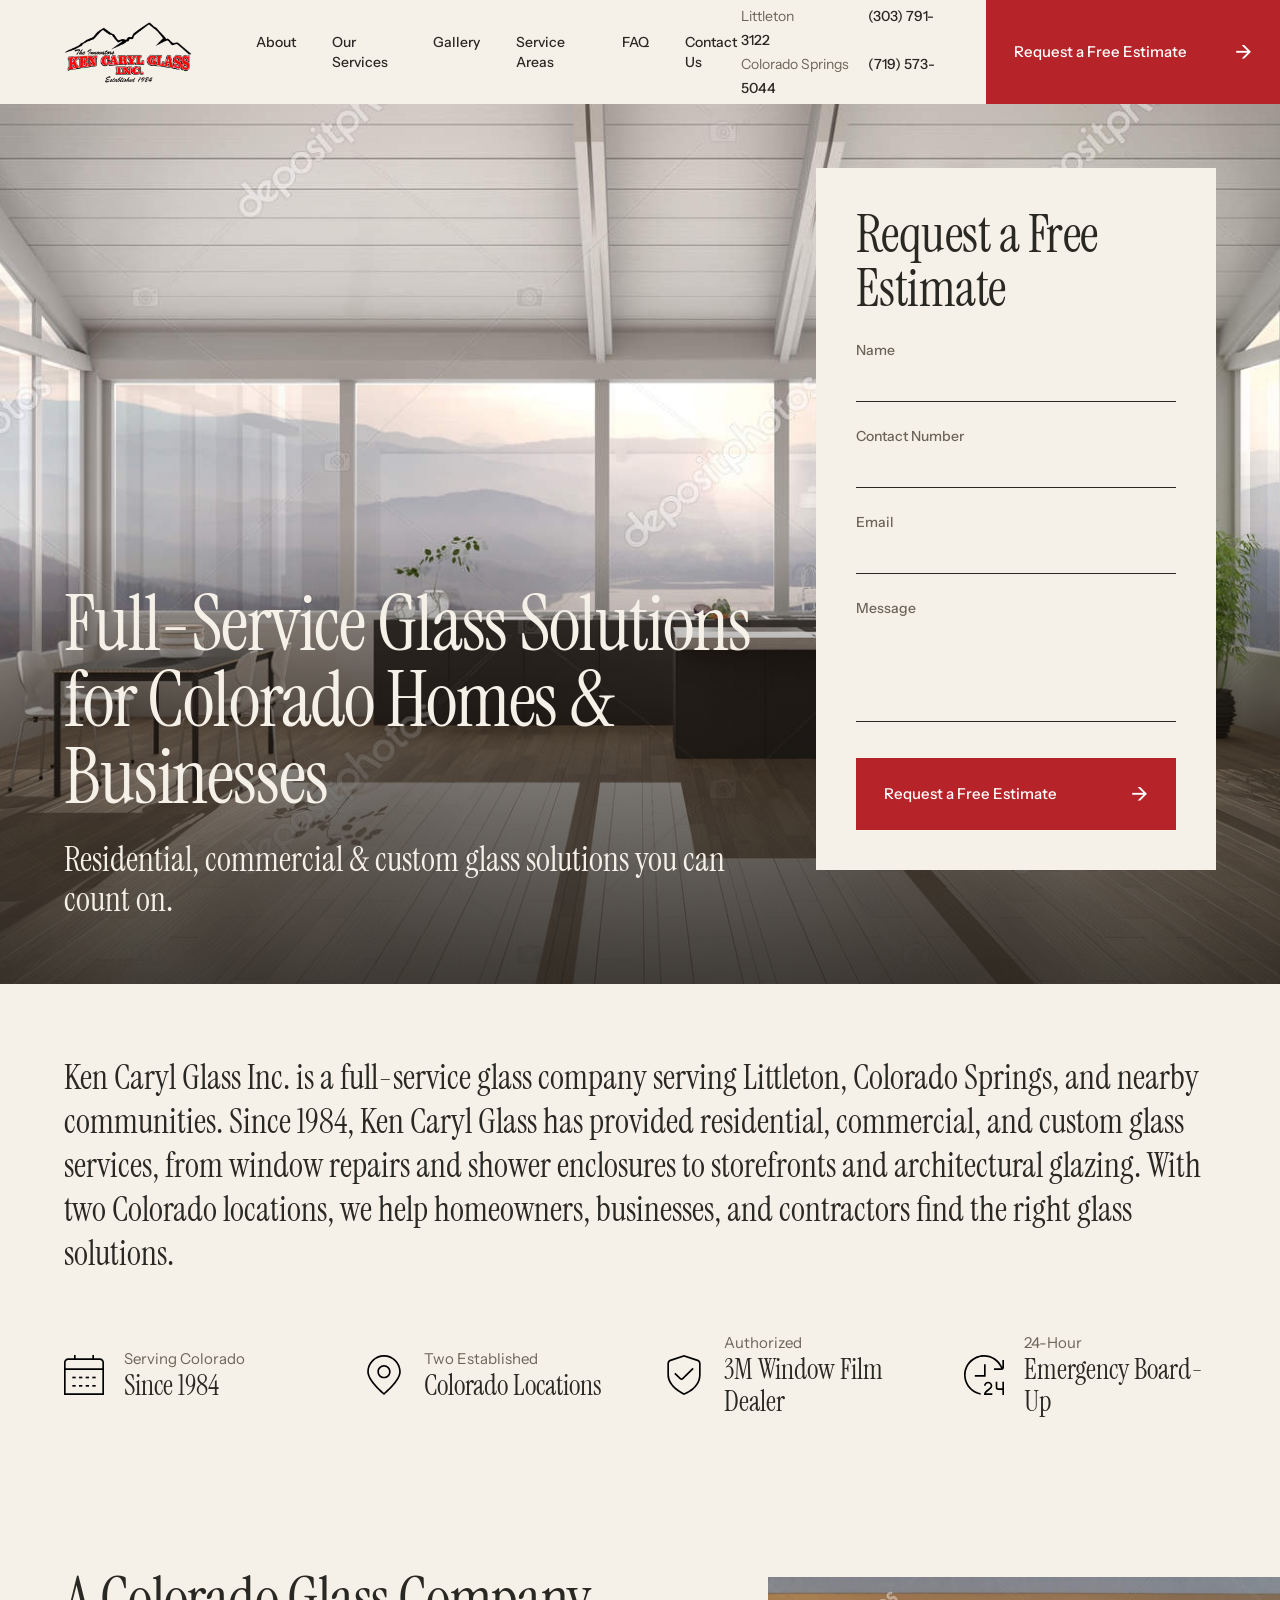
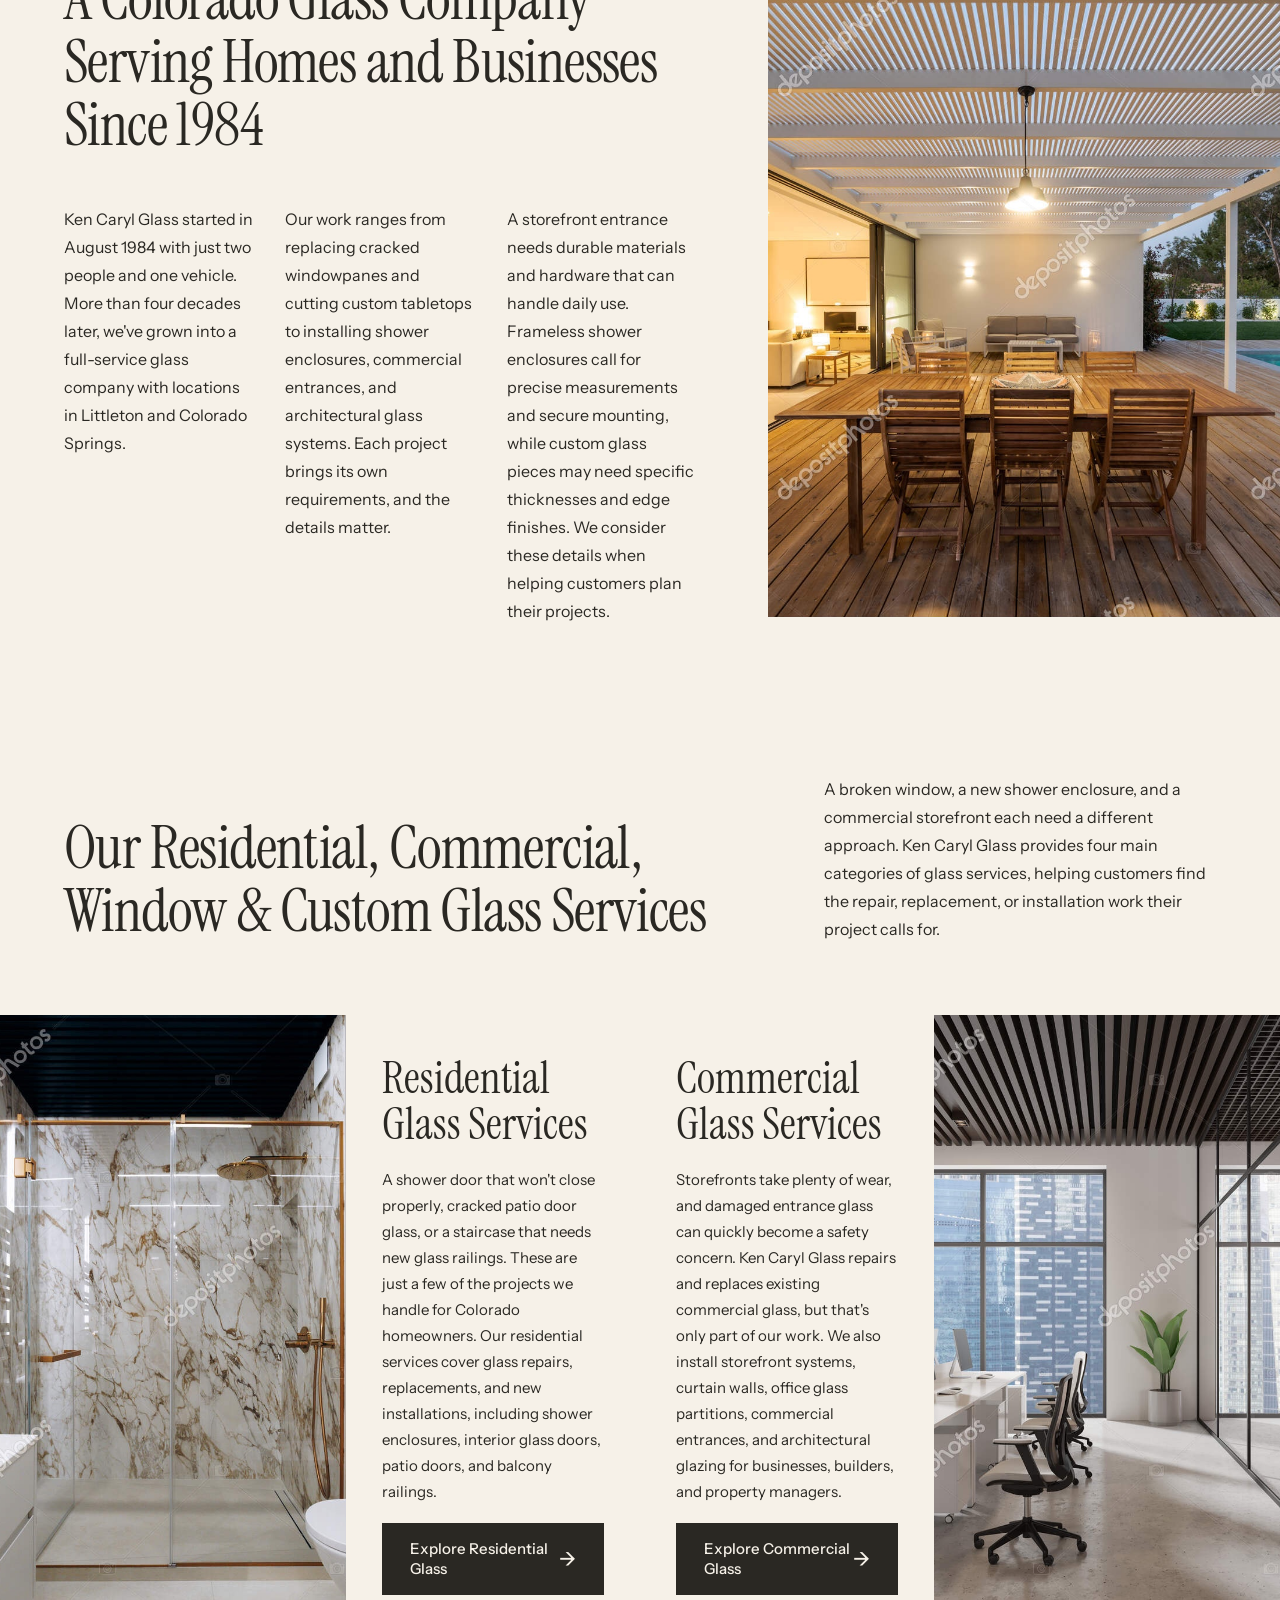
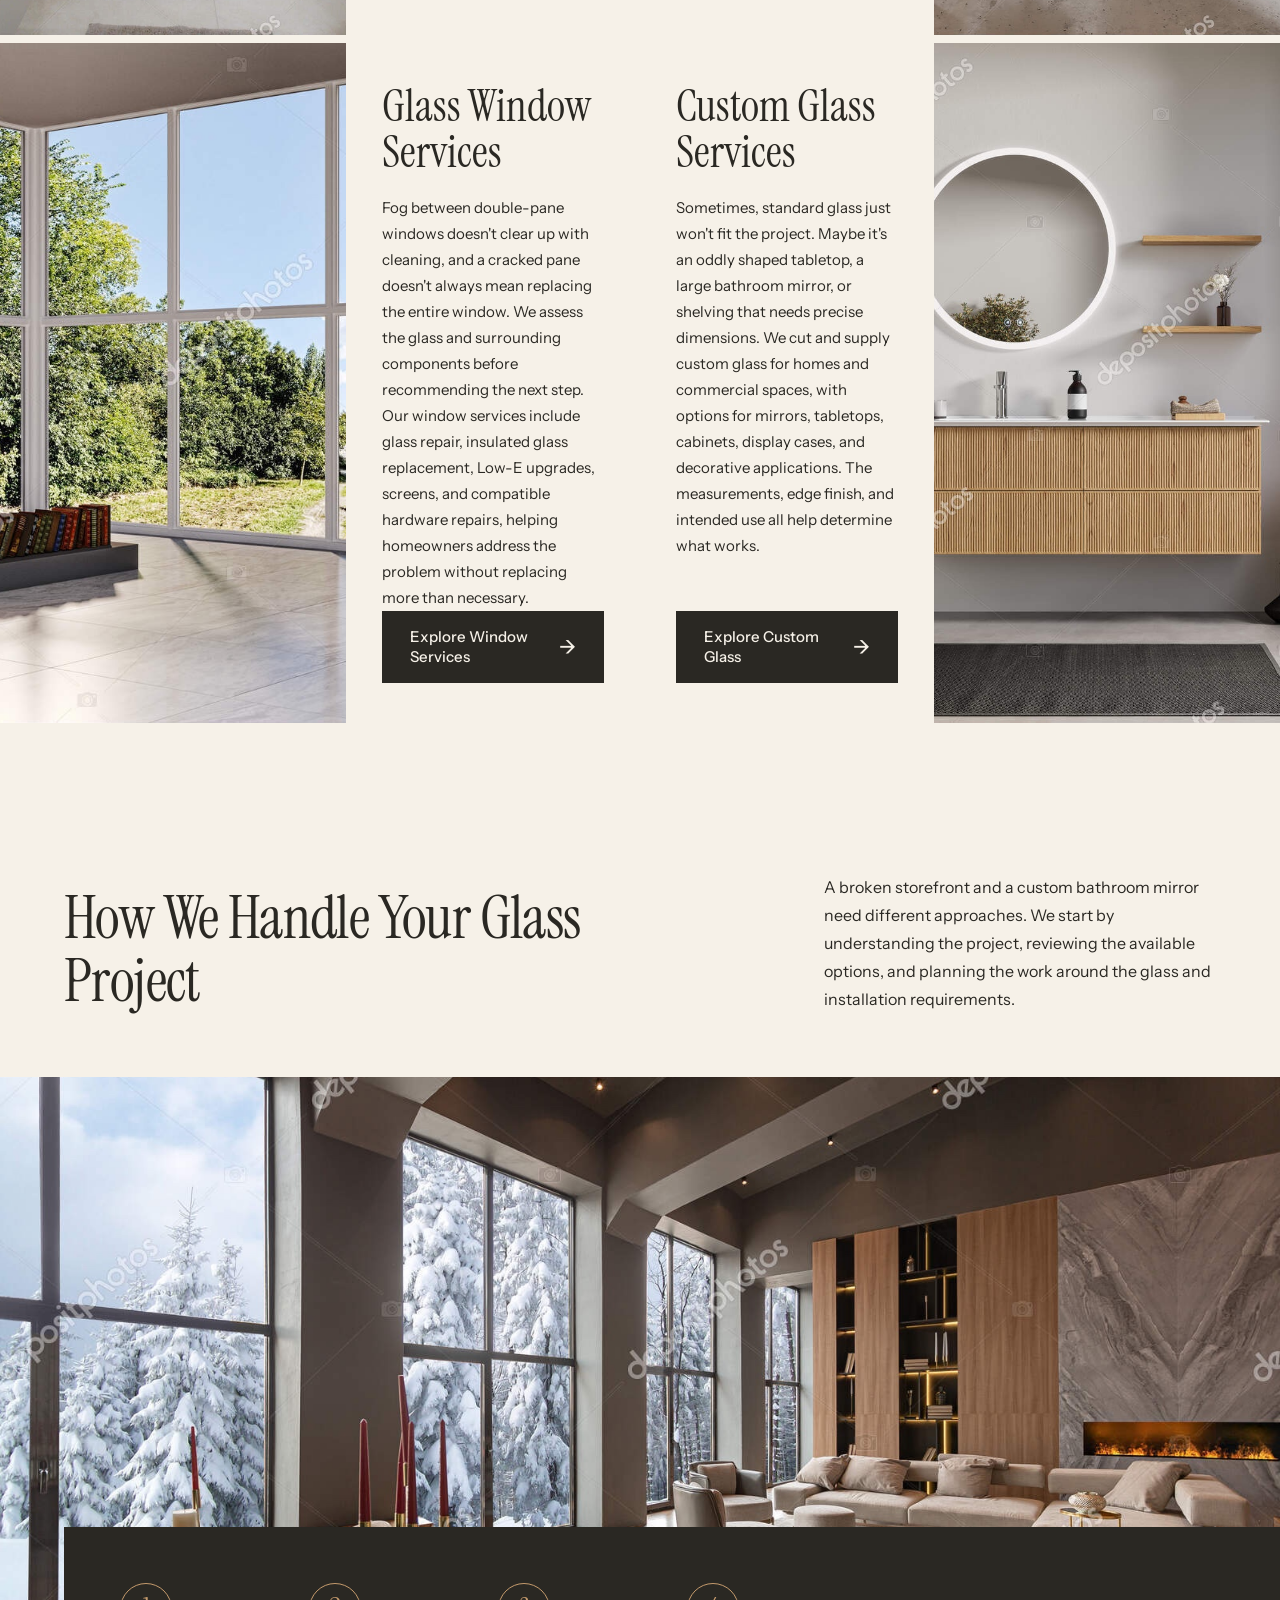
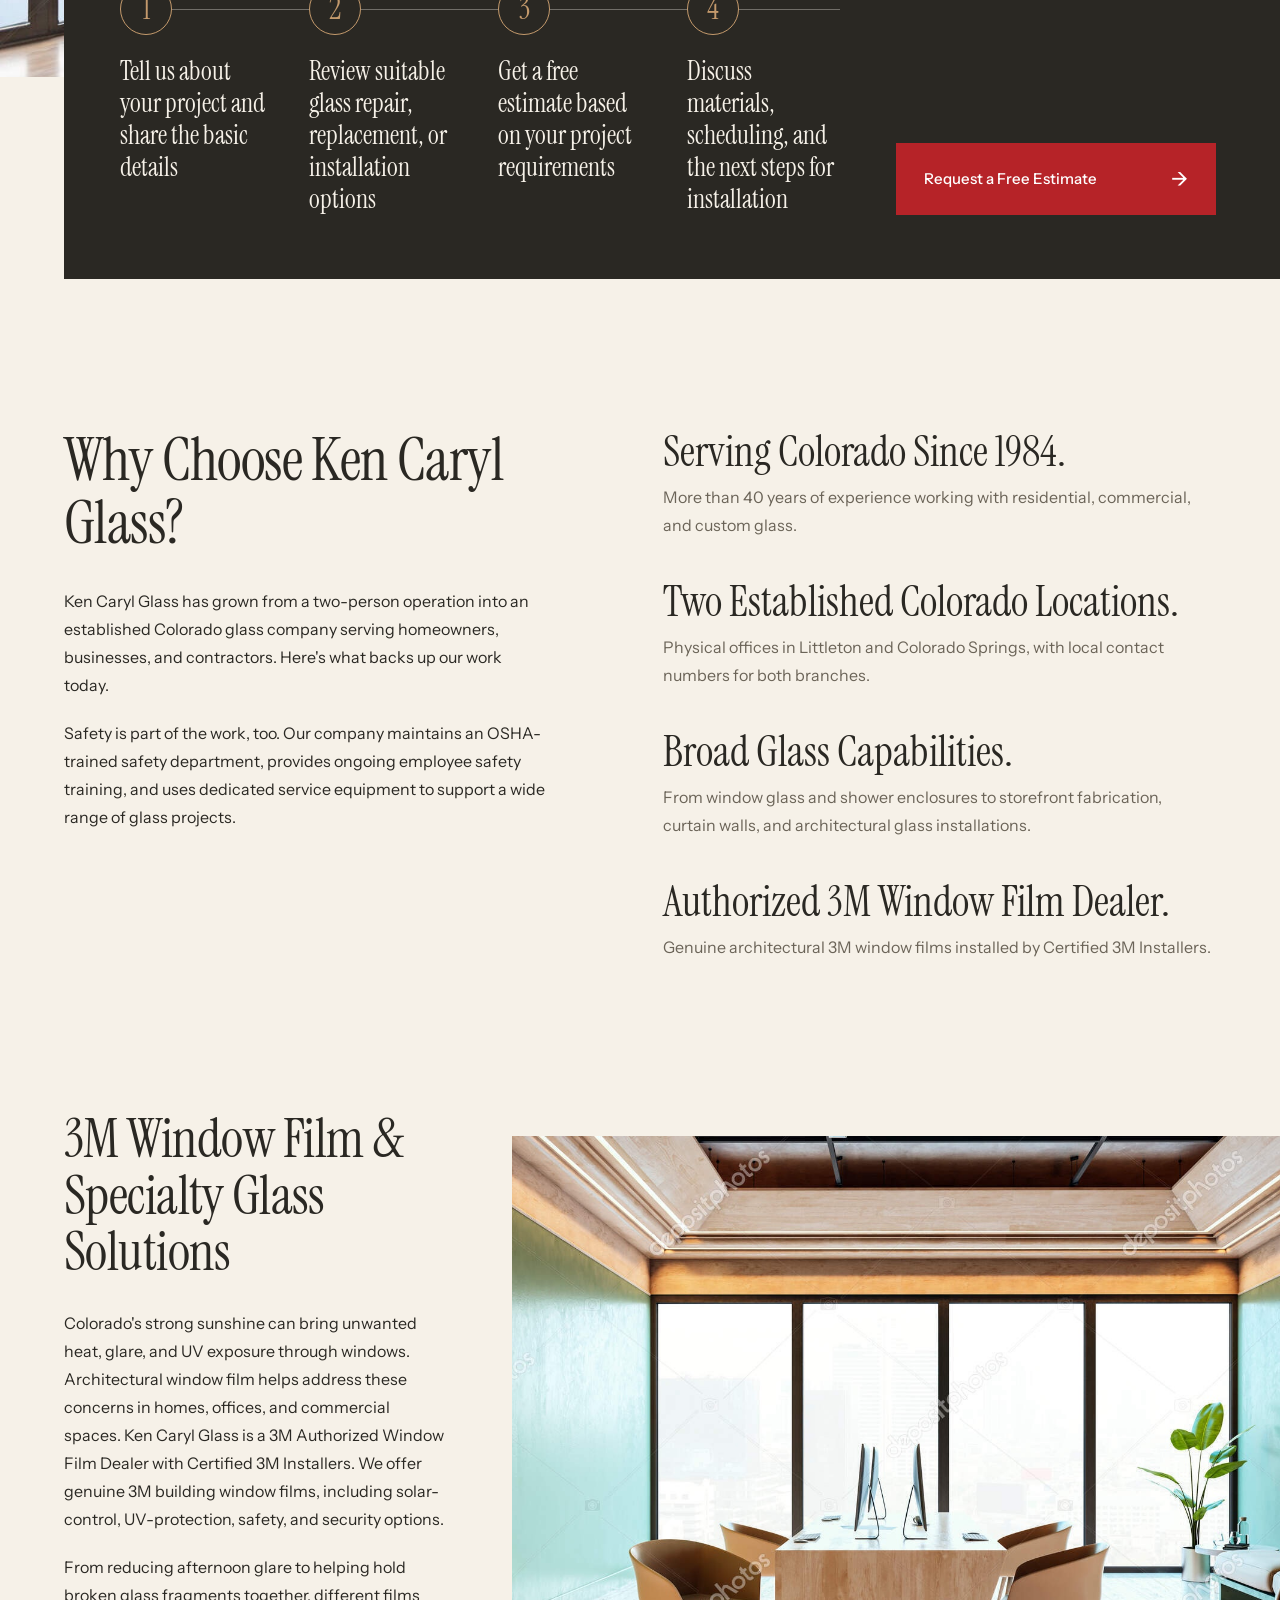
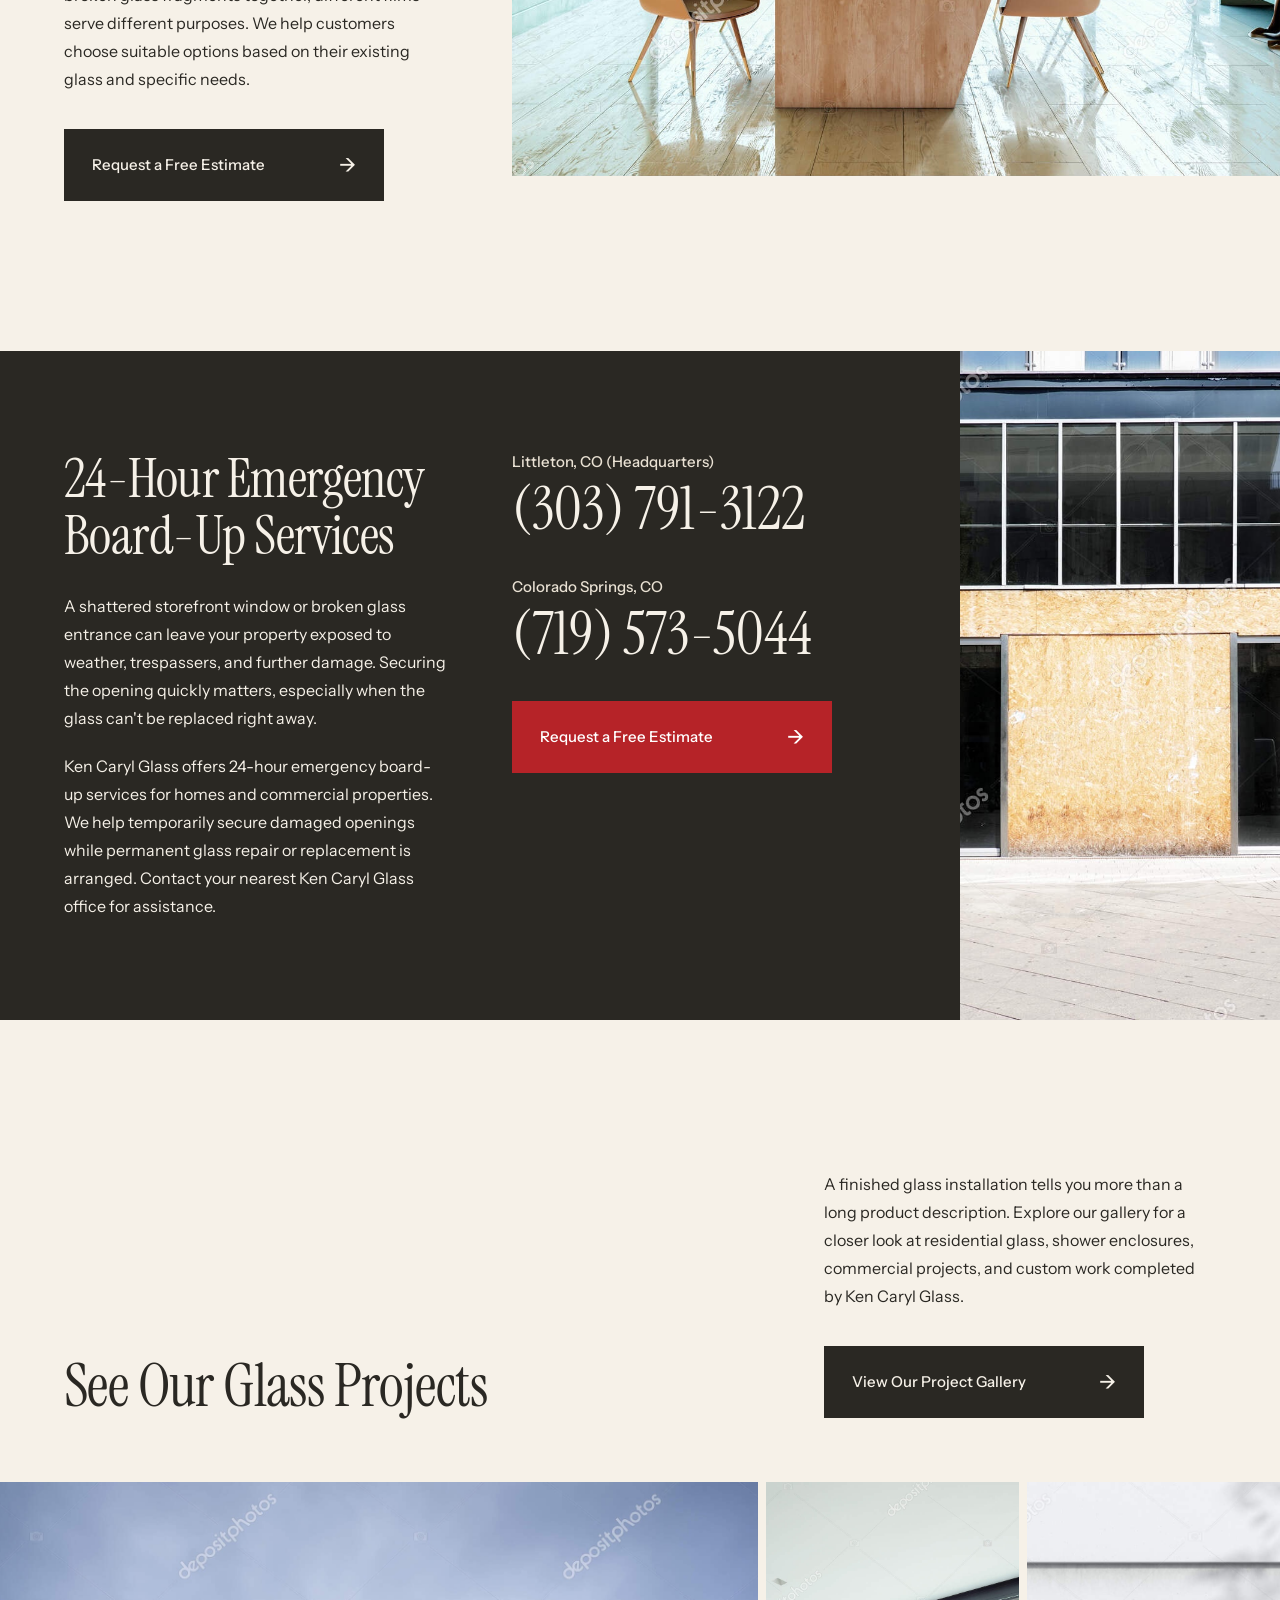
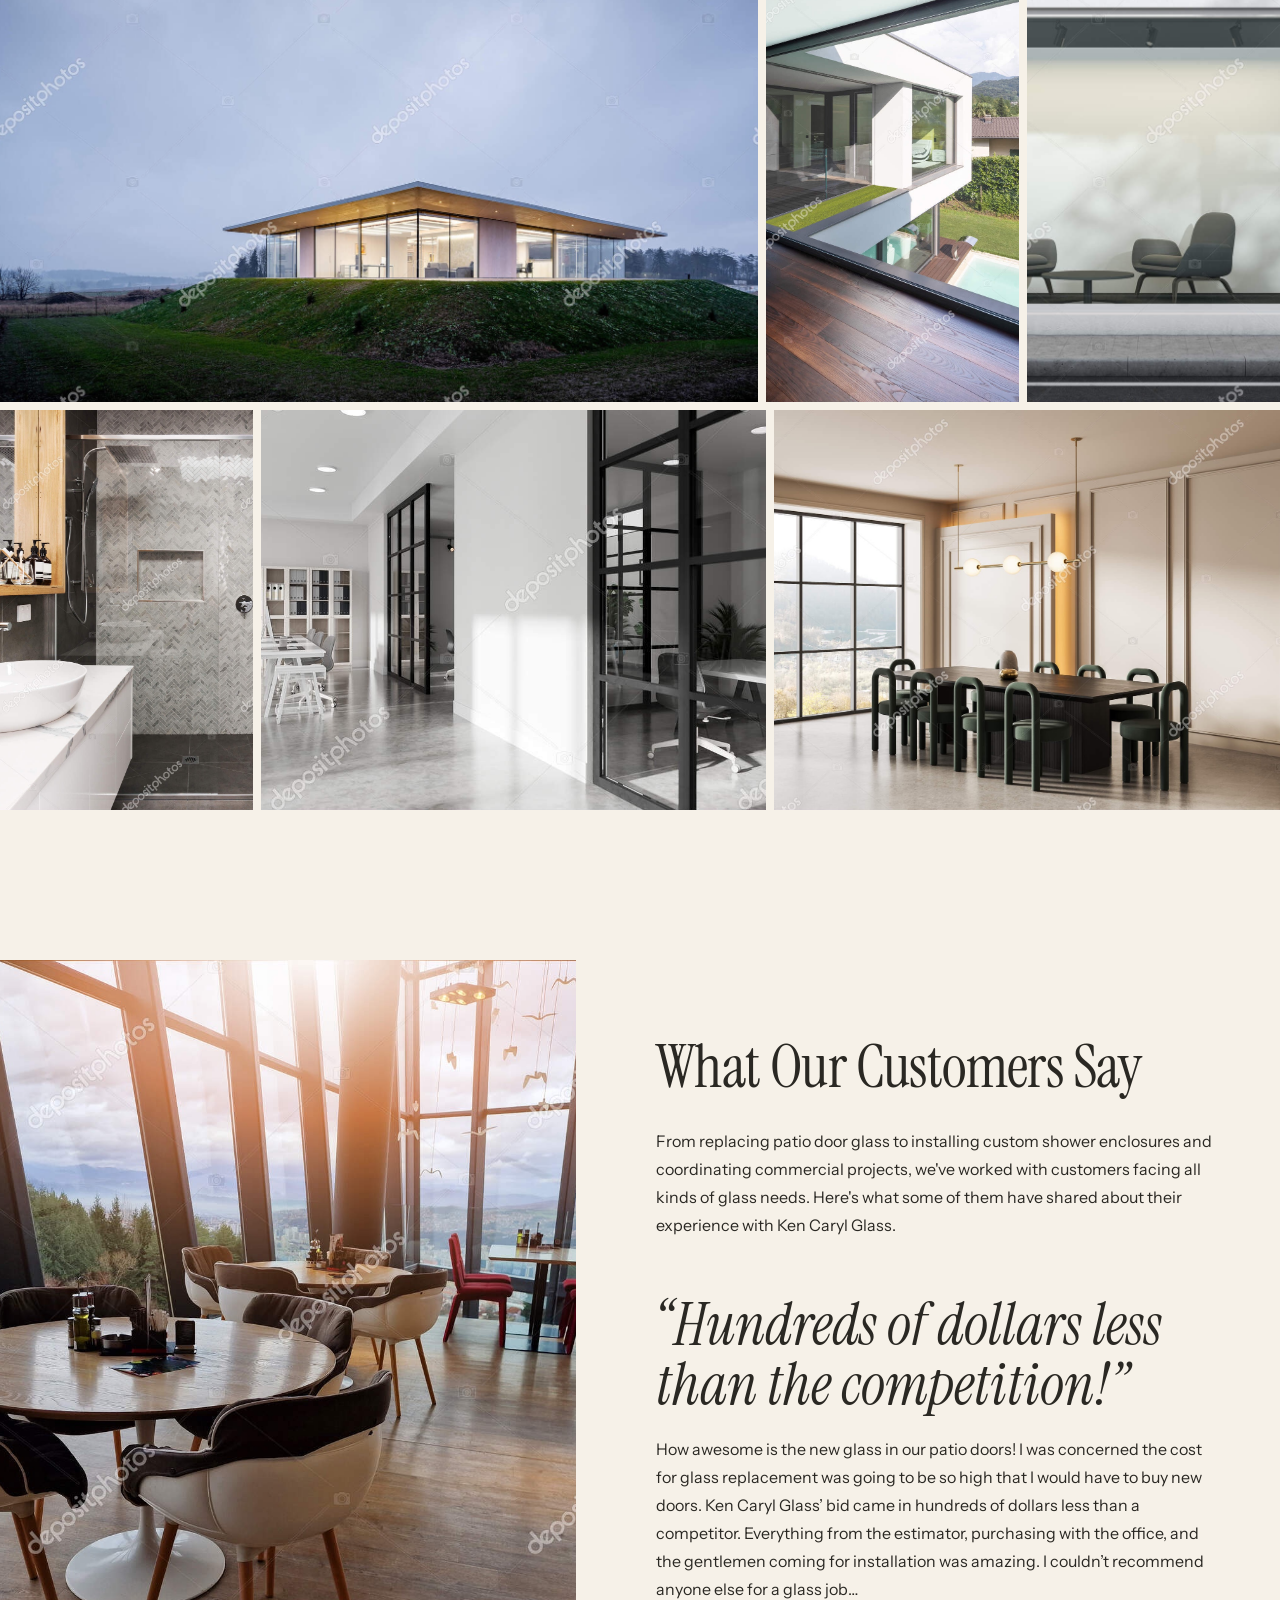
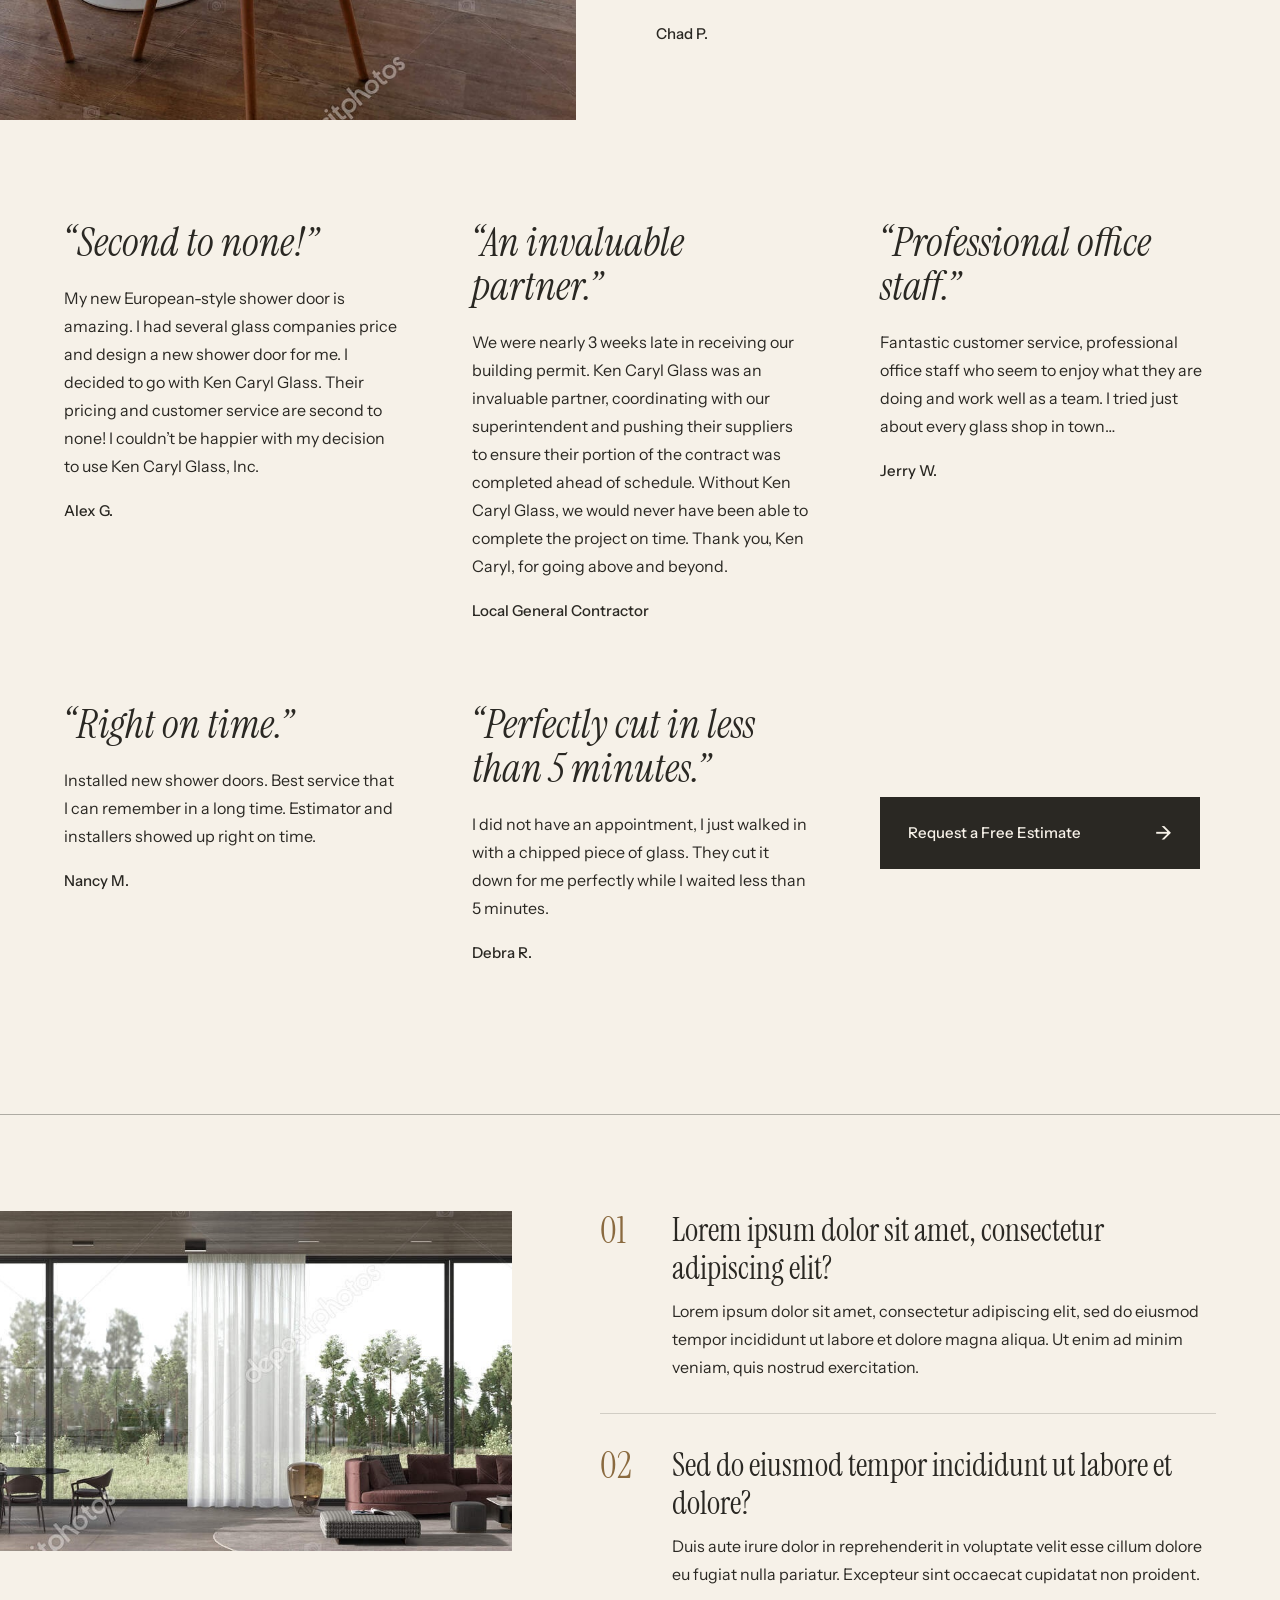
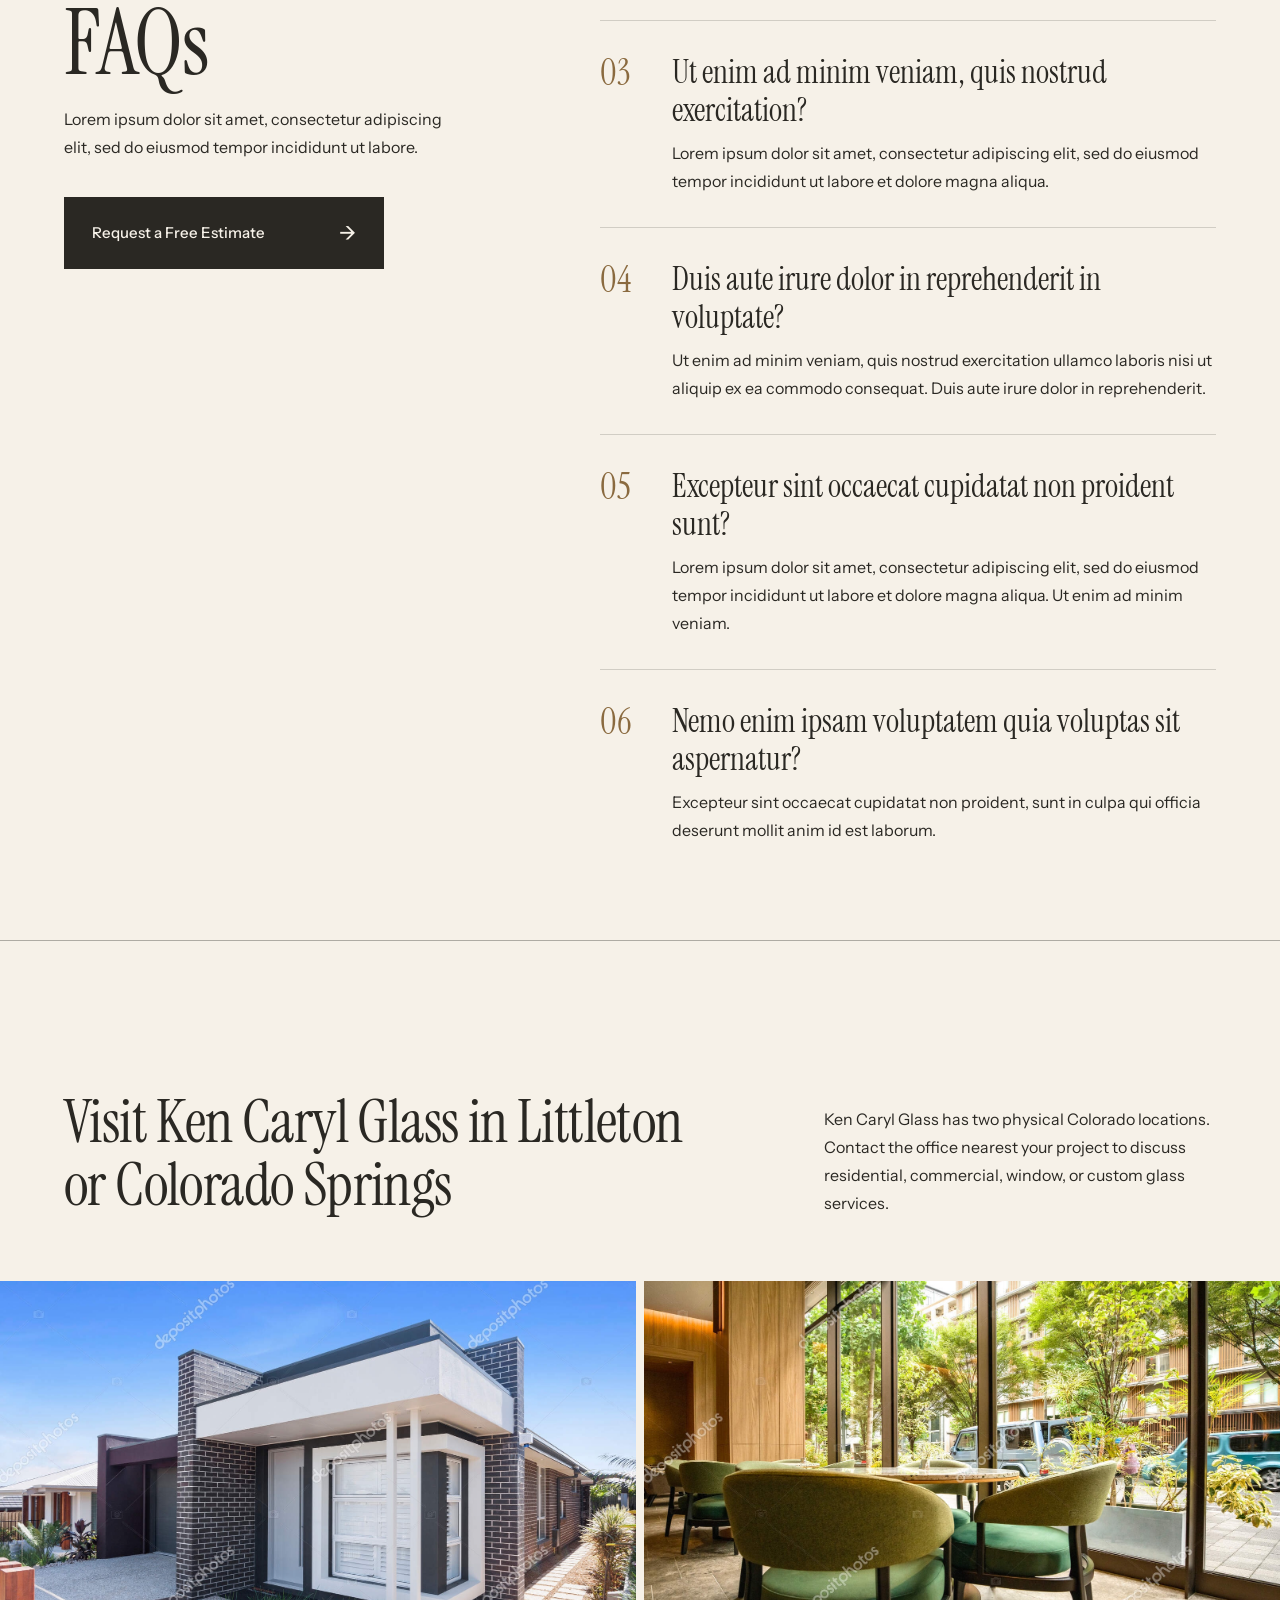
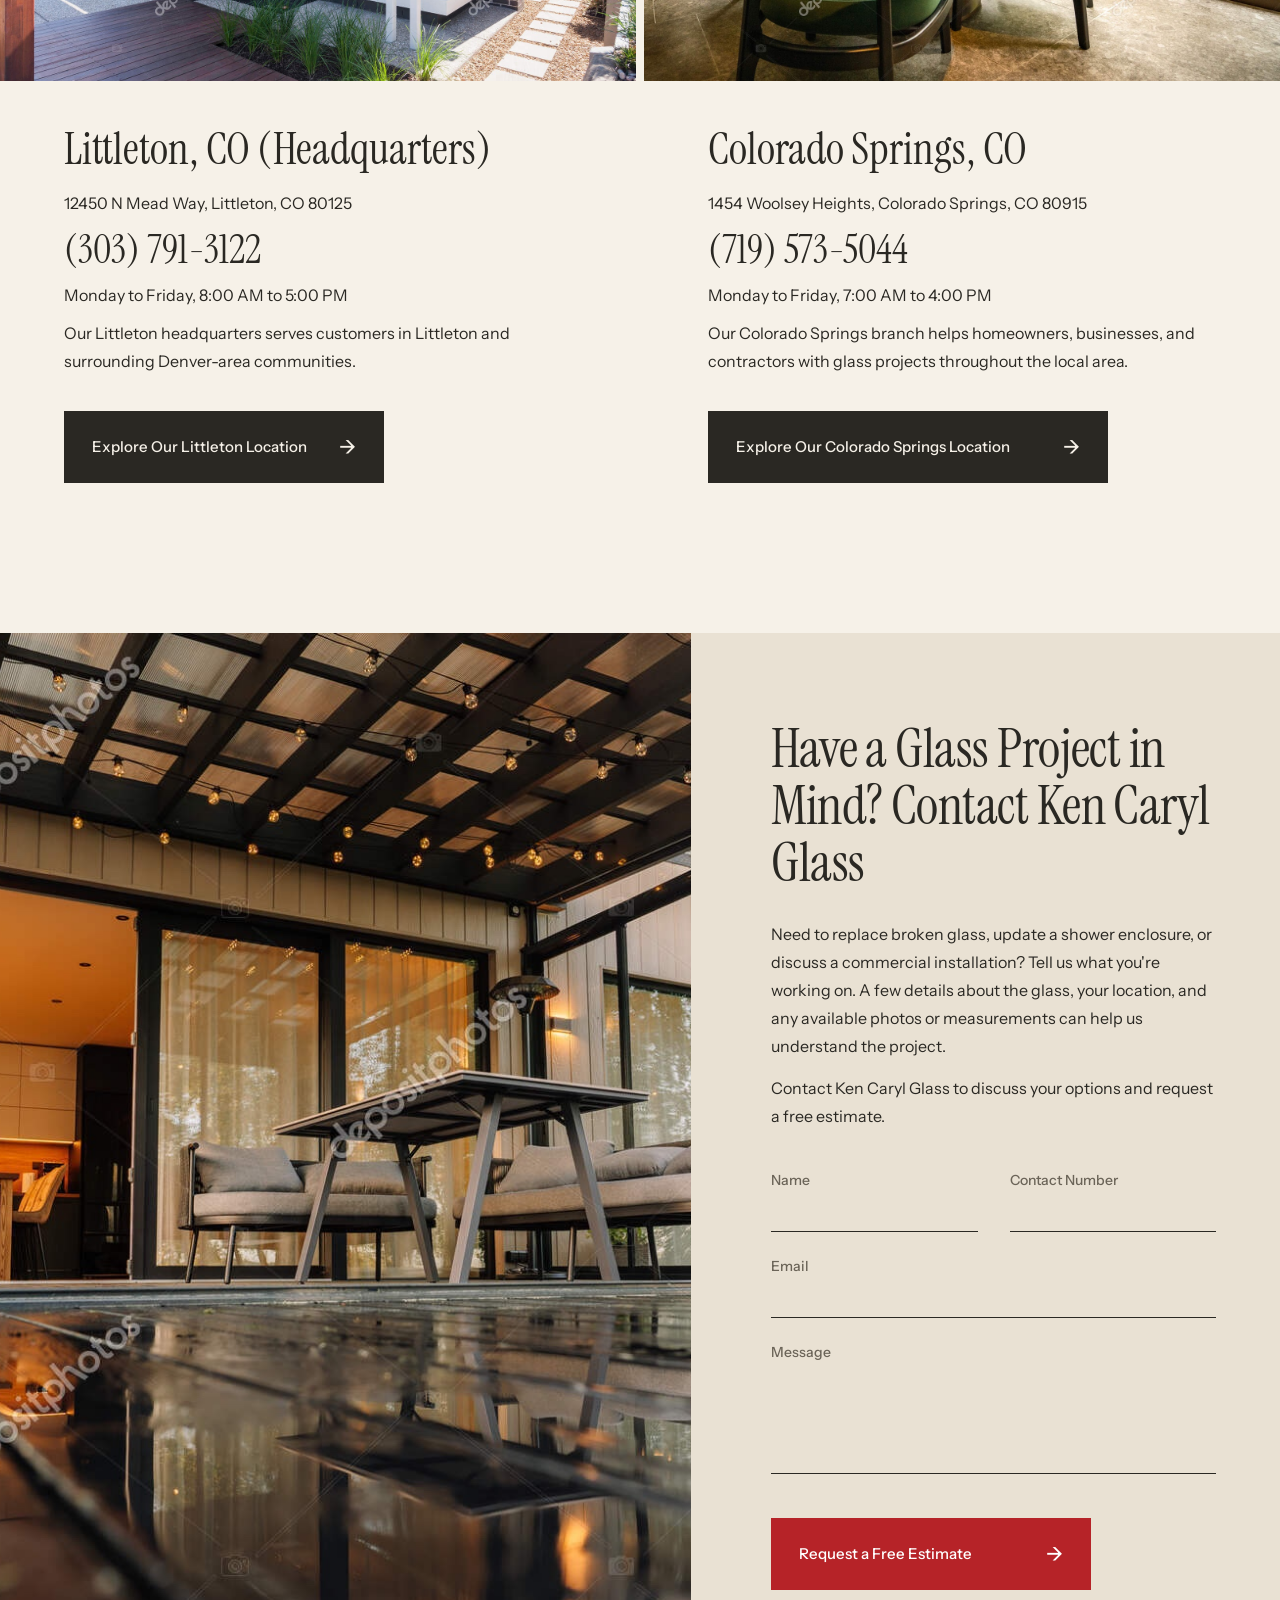
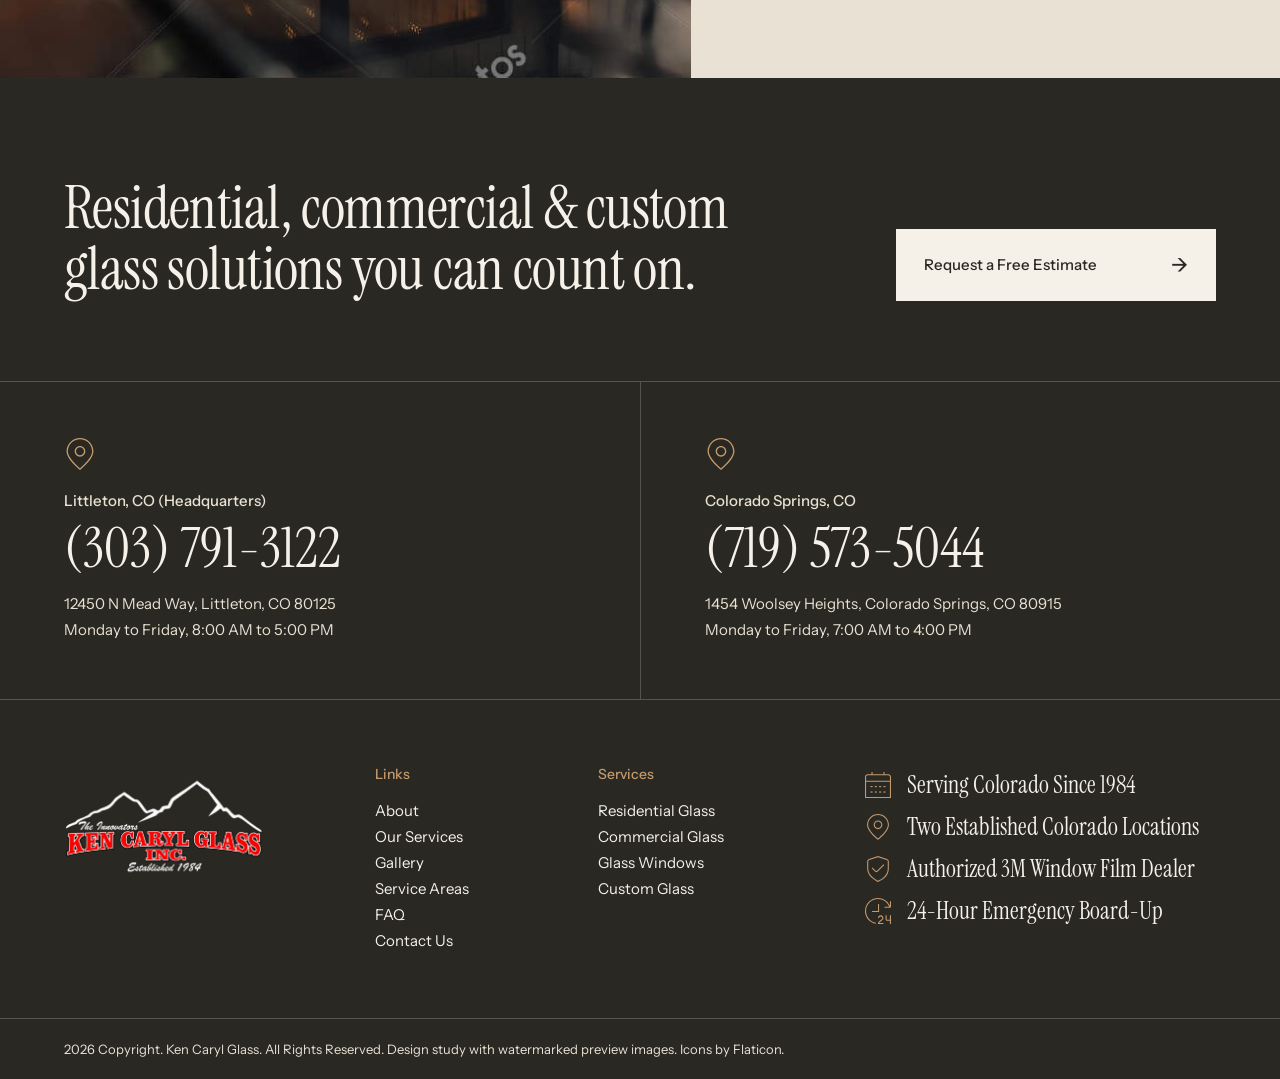
<file: Homepage Studies/homepage-v5/index.html>
<!doctype html>
<html lang="en">
<head>
  <meta charset="utf-8">
  <meta name="viewport" content="width=1600">
  <meta name="description" content="Ken Caryl Glass homepage design study: residential, commercial, window and custom glass services in Colorado.">
  <title>Ken Caryl Glass — Study 1: Long Light</title>
  <link rel="preconnect" href="https://fonts.googleapis.com">
  <link rel="preconnect" href="https://fonts.gstatic.com" crossorigin>
  <link href="https://fonts.googleapis.com/css2?family=Instrument+Sans:wght@400;500;600&family=Instrument+Serif:ital@0;1&display=swap" rel="stylesheet">
  <link rel="stylesheet" href="styles.css">
</head>
<body id="top">
<div class="page">

  <header class="header">
    <a class="brand" href="#top" aria-label="Ken Caryl Glass home"><img src="../../assets/logo-dark.png" alt="Ken Caryl Glass Inc."></a>
    <nav class="nav" aria-label="Main navigation">
      <a href="#about">About</a><a href="#services">Our Services</a><a href="#gallery">Gallery</a><a href="#locations">Service Areas</a><a href="#faq">FAQ</a><a href="#contact">Contact Us</a>
    </nav>
    <div class="phones">
      <a href="tel:3037913122"><span>Littleton</span> (303) 791-3122</a>
      <a href="tel:7195735044"><span>Colorado Springs</span> (719) 573-5044</a>
    </div>
    <a class="header-cta red" href="#estimate">Request a Free Estimate <span aria-hidden="true">→</span></a>
  </header>

  <main>
    <section class="hero" aria-labelledby="hero-title">
      <img class="hero-img" src="../../assets/depositphotos_317769746-stock-photo-modern-minimalist-kitchen-with-island.jpg" alt="Open room wrapped in floor-to-ceiling windows with a mountain view">
      <div class="hero-copy">
        <h1 id="hero-title">Full-Service Glass Solutions for Colorado Homes &amp; Businesses</h1>
        <p class="tagline">Residential, commercial &amp; custom glass solutions you can count on.</p>
      </div>
      <form class="hero-form" id="estimate" aria-labelledby="estimate-title">
        <h2 id="estimate-title">Request a Free Estimate</h2>
        <label>Name <input type="text" name="name"></label>
        <label>Contact Number <input type="tel" name="phone"></label>
        <label>Email <input type="email" name="email"></label>
        <label>Message <textarea name="message"></textarea></label>
        <button class="cta red" type="button">Request a Free Estimate <span aria-hidden="true">→</span></button>
      </form>
    </section>

    <div class="summary">
<p>Ken Caryl Glass Inc. is a full-service glass company serving Littleton, Colorado Springs, and nearby communities. Since 1984, Ken Caryl Glass has provided residential, commercial, and custom glass services, from window repairs and shower enclosures to storefronts and architectural glazing. With two Colorado locations, we help homeowners, businesses, and contractors find the right glass solutions.</p>
    </div>

    <div class="credentials">
      <div><img src="../../assets/calendar.svg" alt=""><p>Serving Colorado <strong>Since 1984</strong></p></div>
      <div><img src="../../assets/marker.svg" alt=""><p>Two Established <strong>Colorado Locations</strong></p></div>
      <div><img src="../../assets/shield-check.svg" alt=""><p>Authorized <strong>3M Window Film Dealer</strong></p></div>
      <div><img src="../../assets/time-twenty-four.svg" alt=""><p>24-Hour <strong>Emergency Board-Up</strong></p></div>
    </div>

    <section class="story" id="about">
      <div class="story-text">
        <h2>A Colorado Glass Company Serving Homes and Businesses Since 1984</h2>
        <div class="story-columns">
          <p>Ken Caryl Glass started in August 1984 with just two people and one vehicle. More than four decades later, we've grown into a full-service glass company with locations in Littleton and Colorado Springs.</p>
          <p>Our work ranges from replacing cracked windowpanes and cutting custom tabletops to installing shower enclosures, commercial entrances, and architectural glass systems. Each project brings its own requirements, and the details matter.</p>
          <p>A storefront entrance needs durable materials and hardware that can handle daily use. Frameless shower enclosures call for precise measurements and secure mounting, while custom glass pieces may need specific thicknesses and edge finishes. We consider these details when helping customers plan their projects.</p>
        </div>
      </div>
      <img class="story-img" src="../../assets/depositphotos_271936464-stock-photo-exterior-interior-modern-white-villa.jpg" alt="Covered timber terrace opening through glass doors">
    </section>

    <section id="services">
      <div class="intro-row">
        <h2>Our Residential, Commercial, Window &amp; Custom Glass Services</h2>
        <p>A broken window, a new shower enclosure, and a commercial storefront each need a different approach. Ken Caryl Glass provides four main categories of glass services, helping customers find the repair, replacement, or installation work their project calls for.</p>
      </div>

      <div class="services-grid">
      <article class="service">
        <img src="../../assets/depositphotos_855525708-stock-photo-marble-bathroom-glass-shower-gold.jpg" alt="Marble bathroom with a glass shower enclosure">
        <div class="service-text">
          <h3>Residential Glass Services</h3>
          <p>A shower door that won't close properly, cracked patio door glass, or a staircase that needs new glass railings. These are just a few of the projects we handle for Colorado homeowners. Our residential services cover glass repairs, replacements, and new installations, including shower enclosures, interior glass doors, patio doors, and balcony railings.</p>
          <a class="cta" href="#contact">Explore Residential Glass <span aria-hidden="true">→</span></a>
        </div>
      </article>

      <article class="service flip">
        <img src="../../assets/depositphotos_732261772-stock-photo-modern-office-computer-desks-meeting.jpg" alt="Office with glass partition walls and floor-to-ceiling windows over the city">
        <div class="service-text">
          <h3>Commercial Glass Services</h3>
          <p>Storefronts take plenty of wear, and damaged entrance glass can quickly become a safety concern. Ken Caryl Glass repairs and replaces existing commercial glass, but that's only part of our work. We also install storefront systems, curtain walls, office glass partitions, commercial entrances, and architectural glazing for businesses, builders, and property managers.</p>
          <a class="cta" href="#contact">Explore Commercial Glass <span aria-hidden="true">→</span></a>
        </div>
      </article>

      <article class="service">
        <img src="../../assets/depositphotos_582426864-stock-photo-illustration-rendering-large-luxury-modern.jpg" alt="Large corner picture windows looking onto trees">
        <div class="service-text">
          <h3>Glass Window Services</h3>
          <p>Fog between double-pane windows doesn't clear up with cleaning, and a cracked pane doesn't always mean replacing the entire window. We assess the glass and surrounding components before recommending the next step. Our window services include glass repair, insulated glass replacement, Low-E upgrades, screens, and compatible hardware repairs, helping homeowners address the problem without replacing more than necessary.</p>
          <a class="cta" href="#contact">Explore Window Services <span aria-hidden="true">→</span></a>
        </div>
      </article>

      <article class="service flip">
        <img src="../../assets/depositphotos_872901048-stock-photo-luxury-minimalist-bathroom-interior-wooden.jpg" alt="Round custom mirror in a bathroom beside a large window">
        <div class="service-text">
          <h3>Custom Glass Services</h3>
          <p>Sometimes, standard glass just won't fit the project. Maybe it's an oddly shaped tabletop, a large bathroom mirror, or shelving that needs precise dimensions. We cut and supply custom glass for homes and commercial spaces, with options for mirrors, tabletops, cabinets, display cases, and decorative applications. The measurements, edge finish, and intended use all help determine what works.</p>
          <a class="cta" href="#contact">Explore Custom Glass <span aria-hidden="true">→</span></a>
        </div>
      </article>
      </div>
    </section>

    <section class="process">
      <div class="intro-row">
        <h2>How We Handle Your Glass Project</h2>
        <p>A broken storefront and a custom bathroom mirror need different approaches. We start by understanding the project, reviewing the available options, and planning the work around the glass and installation requirements.</p>
      </div>
      <img class="process-img" src="../../assets/depositphotos_650876650-stock-photo-chic-modern-design-dark-expensive.jpg" alt="Huge windows looking onto a snowy forest">
      <div class="steps-panel">
        <ol class="steps">
          <li><b>1</b><span>Tell us about your project and share the basic details</span></li>
          <li><b>2</b><span>Review suitable glass repair, replacement, or installation options</span></li>
          <li><b>3</b><span>Get a free estimate based on your project requirements</span></li>
          <li><b>4</b><span>Discuss materials, scheduling, and the next steps for installation</span></li>
        </ol>
        <a class="cta red" href="#contact">Request a Free Estimate <span aria-hidden="true">→</span></a>
      </div>
    </section>

    <section class="why">
      <div class="why-head">
        <h2>Why Choose Ken Caryl Glass?</h2>
        <p>Ken Caryl Glass has grown from a two-person operation into an established Colorado glass company serving homeowners, businesses, and contractors. Here's what backs up our work today.</p>
        <p>Safety is part of the work, too. Our company maintains an OSHA-trained safety department, provides ongoing employee safety training, and uses dedicated service equipment to support a wide range of glass projects.</p>
      </div>
      <div class="why-list">
        <div><h3>Serving Colorado Since 1984.</h3><p>More than 40 years of experience working with residential, commercial, and custom glass.</p></div>
        <div><h3>Two Established Colorado Locations.</h3><p>Physical offices in Littleton and Colorado Springs, with local contact numbers for both branches.</p></div>
        <div><h3>Broad Glass Capabilities.</h3><p>From window glass and shower enclosures to storefront fabrication, curtain walls, and architectural glass installations.</p></div>
        <div><h3>Authorized 3M Window Film Dealer.</h3><p>Genuine architectural 3M window films installed by Certified 3M Installers.</p></div>
      </div>
    </section>

    <section class="film">
      <div class="film-text">
        <h2>3M Window Film &amp; Specialty Glass Solutions</h2>
        <p>Colorado's strong sunshine can bring unwanted heat, glare, and UV exposure through windows. Architectural window film helps address these concerns in homes, offices, and commercial spaces. Ken Caryl Glass is a 3M Authorized Window Film Dealer with Certified 3M Installers. We offer genuine 3M building window films, including solar-control, UV-protection, safety, and security options.</p>
        <p>From reducing afternoon glare to helping hold broken glass fragments together, different films serve different purposes. We help customers choose suitable options based on their existing glass and specific needs.</p>
        <a class="cta" href="#contact">Request a Free Estimate <span aria-hidden="true">→</span></a>
      </div>
      <img src="../../assets/depositphotos_803472134-stock-photo-contemporary-office-room-interior-wooden.jpg" alt="Sunlit office with a wall of large windows">
    </section>

    <section class="emergency">
      <div class="emergency-text">
        <h2>24-Hour Emergency Board-Up Services</h2>
        <p>A shattered storefront window or broken glass entrance can leave your property exposed to weather, trespassers, and further damage. Securing the opening quickly matters, especially when the glass can't be replaced right away.</p>
        <p>Ken Caryl Glass offers 24-hour emergency board-up services for homes and commercial properties. We help temporarily secure damaged openings while permanent glass repair or replacement is arranged. Contact your nearest Ken Caryl Glass office for assistance.</p>
      </div>
      <div class="numbers">
        <a class="number" href="tel:3037913122"><span>Littleton, CO (Headquarters)</span>(303) 791-3122</a>
        <a class="number" href="tel:7195735044"><span>Colorado Springs, CO</span>(719) 573-5044</a>
        <a class="cta red" href="#contact">Request a Free Estimate <span aria-hidden="true">→</span></a>
      </div>
      <img src="../../assets/depositphotos_574600920-stock-photo-vacant-commercial-real-estate-modern.jpg" alt="Commercial glass storefront with a boarded opening">
    </section>

    <section class="gallery" id="gallery">
      <div class="intro-row">
        <h2>See Our Glass Projects</h2>
        <div>
          <p>A finished glass installation tells you more than a long product description. Explore our gallery for a closer look at residential glass, shower enclosures, commercial projects, and custom work completed by Ken Caryl Glass.</p>
          <a class="cta" href="#gallery">View Our Project Gallery <span aria-hidden="true">→</span></a>
        </div>
      </div>
      <div class="gallery-row tall">
        <img src="../../assets/depositphotos_599087294-stock-photo-modern-luxury-villa-exterior-glass.jpg" alt="Glass-walled pavilion glowing on a hill at dusk">
        <img src="../../assets/depositphotos_207469678-stock-photo-large-window-hallway-modern-villa.jpg" alt="Hallway window framing a view over a pool">
        <img src="../../assets/depositphotos_249777746-stock-photo-white-office-exterior-with-armchairs.jpg" alt="Glass storefront with armchairs behind a large window">
      </div>
      <div class="gallery-row short">
        <img src="../../assets/depositphotos_153011798-stock-photo-marble-mosaic-herringbone-tiled-shower.jpg" alt="Tiled shower behind clear glass">
        <img src="../../assets/depositphotos_843601038-stock-photo-photorealistic-render-modern-open-plan.jpg" alt="Open-plan office with glass walls">
        <img src="../../assets/depositphotos_825449870-stock-photo-contemporary-dining-room-dark-wood.jpg" alt="Dining room with large windows">
      </div>
    </section>

    <section class="reviews" id="reviews">
      <div class="reviews-lead">
        <img src="../../assets/depositphotos_633053984-stock-photo-tables-chairs-set-modern-cafe.jpg" alt="Cafe tables beside a large window">
        <div class="reviews-lead-text">
          <h2>What Our Customers Say</h2>
          <p>From replacing patio door glass to installing custom shower enclosures and coordinating commercial projects, we've worked with customers facing all kinds of glass needs. Here's what some of them have shared about their experience with Ken Caryl Glass.</p>
          <blockquote class="quote big">
            <h3>“Hundreds of dollars less than the competition!”</h3>
            <p>How awesome is the new glass in our patio doors! I was concerned the cost for glass replacement was going to be so high that I would have to buy new doors. Ken Caryl Glass’ bid came in hundreds of dollars less than a competitor. Everything from the estimator, purchasing with the office, and the gentlemen coming for installation was amazing. I couldn’t recommend anyone else for a glass job…</p>
            <footer>Chad P.</footer>
          </blockquote>
        </div>
      </div>
      <div class="quotes">
        <blockquote class="quote">
          <h3>“Second to none!”</h3>
          <p>My new European-style shower door is amazing. I had several glass companies price and design a new shower door for me. I decided to go with Ken Caryl Glass. Their pricing and customer service are second to none! I couldn’t be happier with my decision to use Ken Caryl Glass, Inc.</p>
          <footer>Alex G.</footer>
        </blockquote>
        <blockquote class="quote">
          <h3>“An invaluable partner.”</h3>
          <p>We were nearly 3 weeks late in receiving our building permit. Ken Caryl Glass was an invaluable partner, coordinating with our superintendent and pushing their suppliers to ensure their portion of the contract was completed ahead of schedule. Without Ken Caryl Glass, we would never have been able to complete the project on time. Thank you, Ken Caryl, for going above and beyond.</p>
          <footer>Local General Contractor</footer>
        </blockquote>
        <blockquote class="quote">
          <h3>“Professional office staff.”</h3>
          <p>Fantastic customer service, professional office staff who seem to enjoy what they are doing and work well as a team. I tried just about every glass shop in town…</p>
          <footer>Jerry W.</footer>
        </blockquote>
        <blockquote class="quote">
          <h3>“Right on time.”</h3>
          <p>Installed new shower doors. Best service that I can remember in a long time. Estimator and installers showed up right on time.</p>
          <footer>Nancy M.</footer>
        </blockquote>
        <blockquote class="quote">
          <h3>“Perfectly cut in less than 5 minutes.”</h3>
          <p>I did not have an appointment, I just walked in with a chipped piece of glass. They cut it down for me perfectly while I waited less than 5 minutes.</p>
          <footer>Debra R.</footer>
        </blockquote>
        <div class="quotes-cta"><a class="cta" href="#contact">Request a Free Estimate <span aria-hidden="true">→</span></a></div>
      </div>
    </section>

    <section class="faq" id="faq">
      <div class="faq-side">
        <img src="../../assets/depositphotos_467704544-stock-photo-modern-luxury-house-panoramic-large.jpg" alt="Living room with a wall of black-framed floor-to-ceiling windows overlooking trees">
        <div class="faq-head">
          <h2>FAQs</h2>
          <p>Lorem ipsum dolor sit amet, consectetur adipiscing elit, sed do eiusmod tempor incididunt ut labore.</p>
          <a class="cta" href="#contact">Request a Free Estimate <span aria-hidden="true">→</span></a>
        </div>
      </div>
      <div class="faq-list">
        <div class="faq-item"><b>01</b><div><h3>Lorem ipsum dolor sit amet, consectetur adipiscing elit?</h3><p>Lorem ipsum dolor sit amet, consectetur adipiscing elit, sed do eiusmod tempor incididunt ut labore et dolore magna aliqua. Ut enim ad minim veniam, quis nostrud exercitation.</p></div></div>
        <div class="faq-item"><b>02</b><div><h3>Sed do eiusmod tempor incididunt ut labore et dolore?</h3><p>Duis aute irure dolor in reprehenderit in voluptate velit esse cillum dolore eu fugiat nulla pariatur. Excepteur sint occaecat cupidatat non proident.</p></div></div>
        <div class="faq-item"><b>03</b><div><h3>Ut enim ad minim veniam, quis nostrud exercitation?</h3><p>Lorem ipsum dolor sit amet, consectetur adipiscing elit, sed do eiusmod tempor incididunt ut labore et dolore magna aliqua.</p></div></div>
        <div class="faq-item"><b>04</b><div><h3>Duis aute irure dolor in reprehenderit in voluptate?</h3><p>Ut enim ad minim veniam, quis nostrud exercitation ullamco laboris nisi ut aliquip ex ea commodo consequat. Duis aute irure dolor in reprehenderit.</p></div></div>
        <div class="faq-item"><b>05</b><div><h3>Excepteur sint occaecat cupidatat non proident sunt?</h3><p>Lorem ipsum dolor sit amet, consectetur adipiscing elit, sed do eiusmod tempor incididunt ut labore et dolore magna aliqua. Ut enim ad minim veniam.</p></div></div>
        <div class="faq-item"><b>06</b><div><h3>Nemo enim ipsam voluptatem quia voluptas sit aspernatur?</h3><p>Excepteur sint occaecat cupidatat non proident, sunt in culpa qui officia deserunt mollit anim id est laborum.</p></div></div>
      </div>
    </section>

    <section class="locations" id="locations">
      <div class="intro-row">
        <h2>Visit Ken Caryl Glass in Littleton or Colorado Springs</h2>
        <p>Ken Caryl Glass has two physical Colorado locations. Contact the office nearest your project to discuss residential, commercial, window, or custom glass services.</p>
      </div>
      <div class="offices">
        <article class="office">
          <img src="../../assets/depositphotos_401367480-stock-photo-a-modern-and-luxury-house.jpg" alt="Brick-fronted house with a large front window">
          <div>
            <h3>Littleton, CO (Headquarters)</h3>
            <p>12450 N Mead Way, Littleton, CO 80125</p>
            <p><a class="office-phone" href="tel:3037913122">(303) 791-3122</a></p>
            <p>Monday to Friday, 8:00 AM to 5:00 PM</p>
            <p>Our Littleton headquarters serves customers in Littleton and surrounding Denver-area communities.</p>
            <a class="cta" href="#contact">Explore Our Littleton Location <span aria-hidden="true">→</span></a>
          </div>
        </article>
        <article class="office">
          <img src="../../assets/depositphotos_896535086-stock-photo-modern-cafe-interior-green-armchairs.jpg" alt="Cafe interior with green armchairs beside floor-to-ceiling glass windows">
          <div>
            <h3>Colorado Springs, CO</h3>
            <p>1454 Woolsey Heights, Colorado Springs, CO 80915</p>
            <p><a class="office-phone" href="tel:7195735044">(719) 573-5044</a></p>
            <p>Monday to Friday, 7:00 AM to 4:00 PM</p>
            <p>Our Colorado Springs branch helps homeowners, businesses, and contractors with glass projects throughout the local area.</p>
            <a class="cta wide" href="#contact">Explore Our Colorado Springs Location <span aria-hidden="true">→</span></a>
          </div>
        </article>
      </div>
    </section>

    <section class="contact" id="contact">
      <img src="../../assets/depositphotos_885707540-stock-photo-contemporary-patio-space-glass-walls.jpg" alt="Glass-walled patio with timber flooring and reflections">
      <form class="contact-form" aria-labelledby="contact-title">
        <h2 id="contact-title">Have a Glass Project in Mind? Contact Ken Caryl Glass</h2>
        <p>Need to replace broken glass, update a shower enclosure, or discuss a commercial installation? Tell us what you're working on. A few details about the glass, your location, and any available photos or measurements can help us understand the project.</p>
        <p>Contact Ken Caryl Glass to discuss your options and request a free estimate.</p>
        <div class="field-pair">
          <label>Name <input type="text" name="name"></label>
          <label>Contact Number <input type="tel" name="phone"></label>
        </div>
        <label>Email <input type="email" name="email"></label>
        <label>Message <textarea name="message"></textarea></label>
        <button class="cta red" type="button">Request a Free Estimate <span aria-hidden="true">→</span></button>
      </form>
    </section>
  </main>

  <footer class="footer">
    <div class="footer-top">
      <p class="footer-line">Residential, commercial &amp; custom glass solutions you can count on.</p>
      <a class="cta light" href="#estimate">Request a Free Estimate <span aria-hidden="true">→</span></a>
    </div>

    <div class="footer-offices">
      <div>
        <img src="../../assets/marker-bronze.svg" alt="">
        <h3>Littleton, CO (Headquarters)</h3>
        <a class="footer-phone" href="tel:3037913122">(303) 791-3122</a>
        <p>12450 N Mead Way, Littleton, CO 80125<br>Monday to Friday, 8:00 AM to 5:00 PM</p>
      </div>
      <div>
        <img src="../../assets/marker-bronze.svg" alt="">
        <h3>Colorado Springs, CO</h3>
        <a class="footer-phone" href="tel:7195735044">(719) 573-5044</a>
        <p>1454 Woolsey Heights, Colorado Springs, CO 80915<br>Monday to Friday, 7:00 AM to 4:00 PM</p>
      </div>
    </div>

    <div class="footer-main">
      <div class="footer-brand"><img class="footer-logo" src="../../assets/logo.png" alt="Ken Caryl Glass Inc."></div>
      <nav aria-label="Footer navigation">
        <h4>Links</h4>
        <a href="#about">About</a><a href="#services">Our Services</a><a href="#gallery">Gallery</a><a href="#locations">Service Areas</a><a href="#faq">FAQ</a><a href="#contact">Contact Us</a>
      </nav>
      <div>
        <h4>Services</h4>
        <a href="#services">Residential Glass</a><a href="#services">Commercial Glass</a><a href="#services">Glass Windows</a><a href="#services">Custom Glass</a>
      </div>
      <ul class="footer-creds">
        <li><img src="../../assets/calendar-bronze.svg" alt="">Serving Colorado Since 1984</li>
        <li><img src="../../assets/marker-bronze.svg" alt="">Two Established Colorado Locations</li>
        <li><img src="../../assets/shield-check-bronze.svg" alt="">Authorized 3M Window Film Dealer</li>
        <li><img src="../../assets/time-twenty-four-bronze.svg" alt="">24-Hour Emergency Board-Up</li>
      </ul>
    </div>

    <p class="legal">2026 Copyright. Ken Caryl Glass. All Rights Reserved. Design study with watermarked preview images. Icons by Flaticon.</p>
  </footer>

</div>
</body>
</html>
</file>
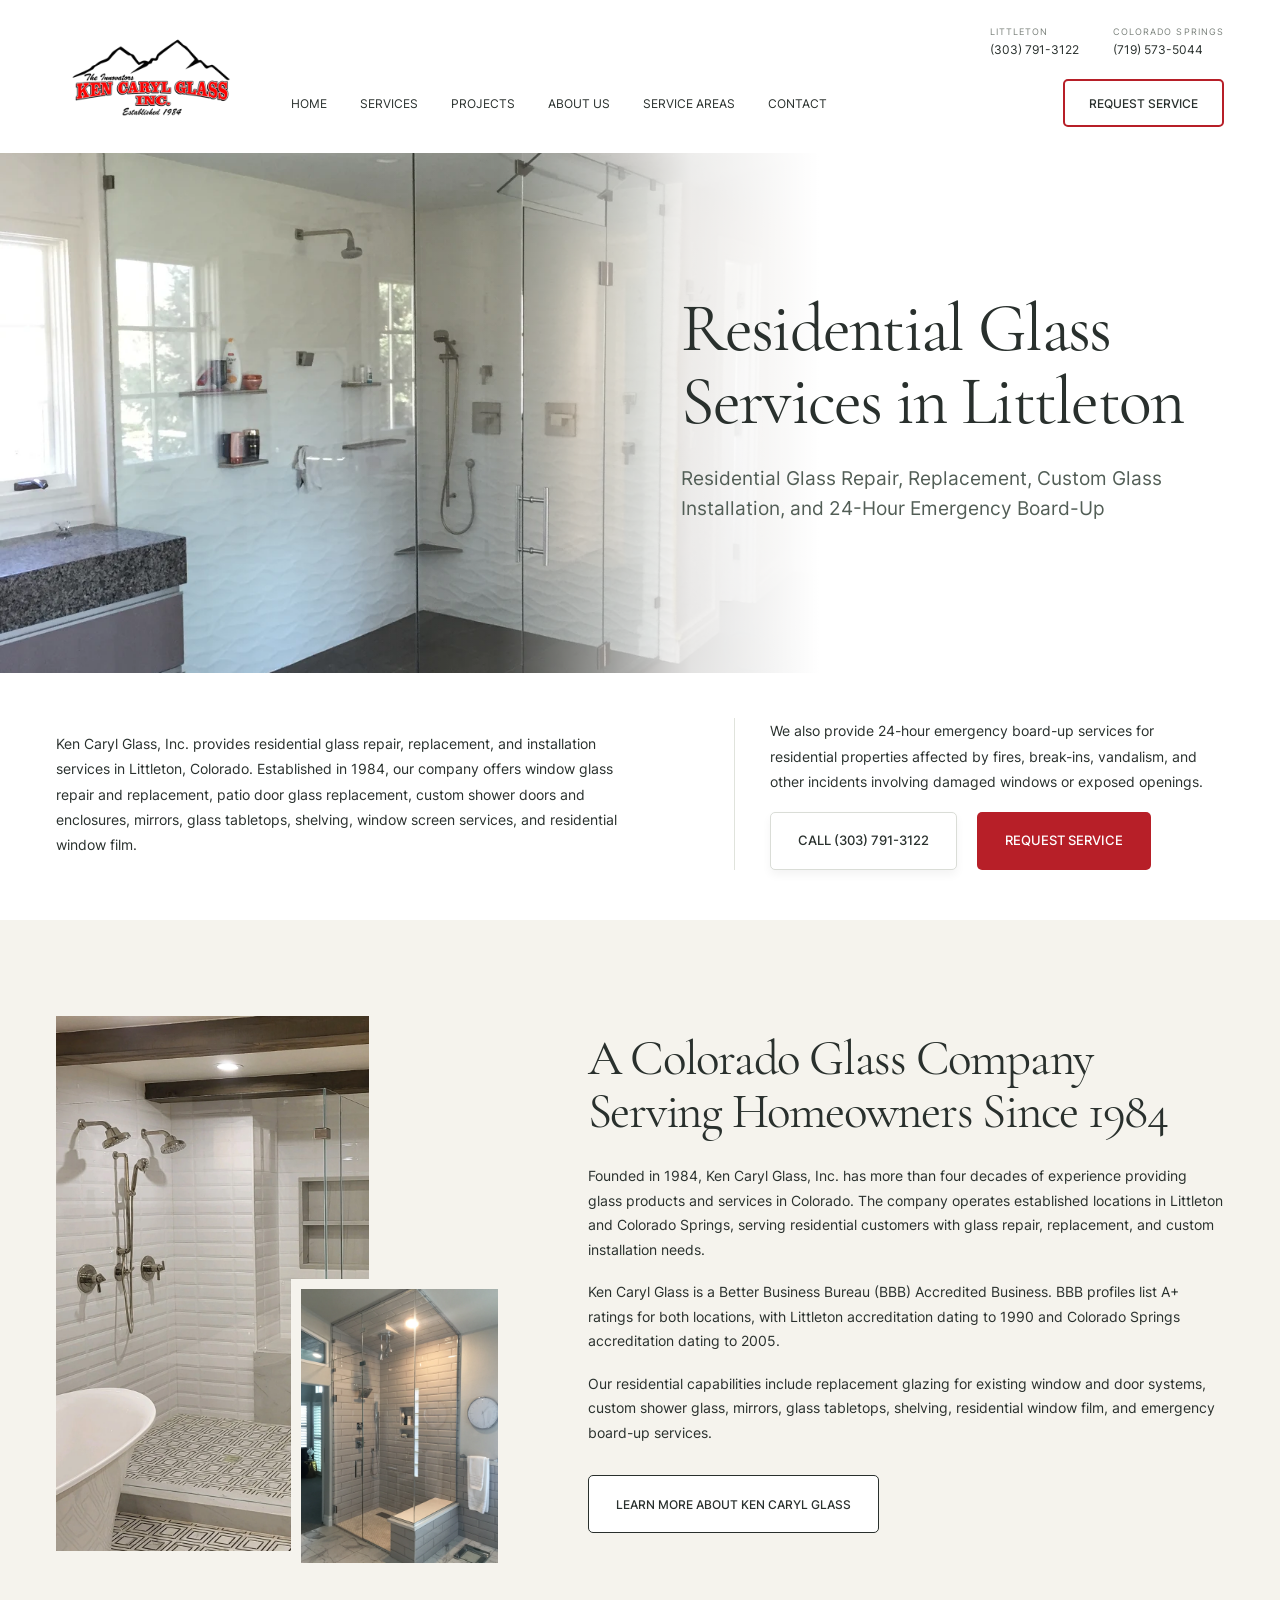
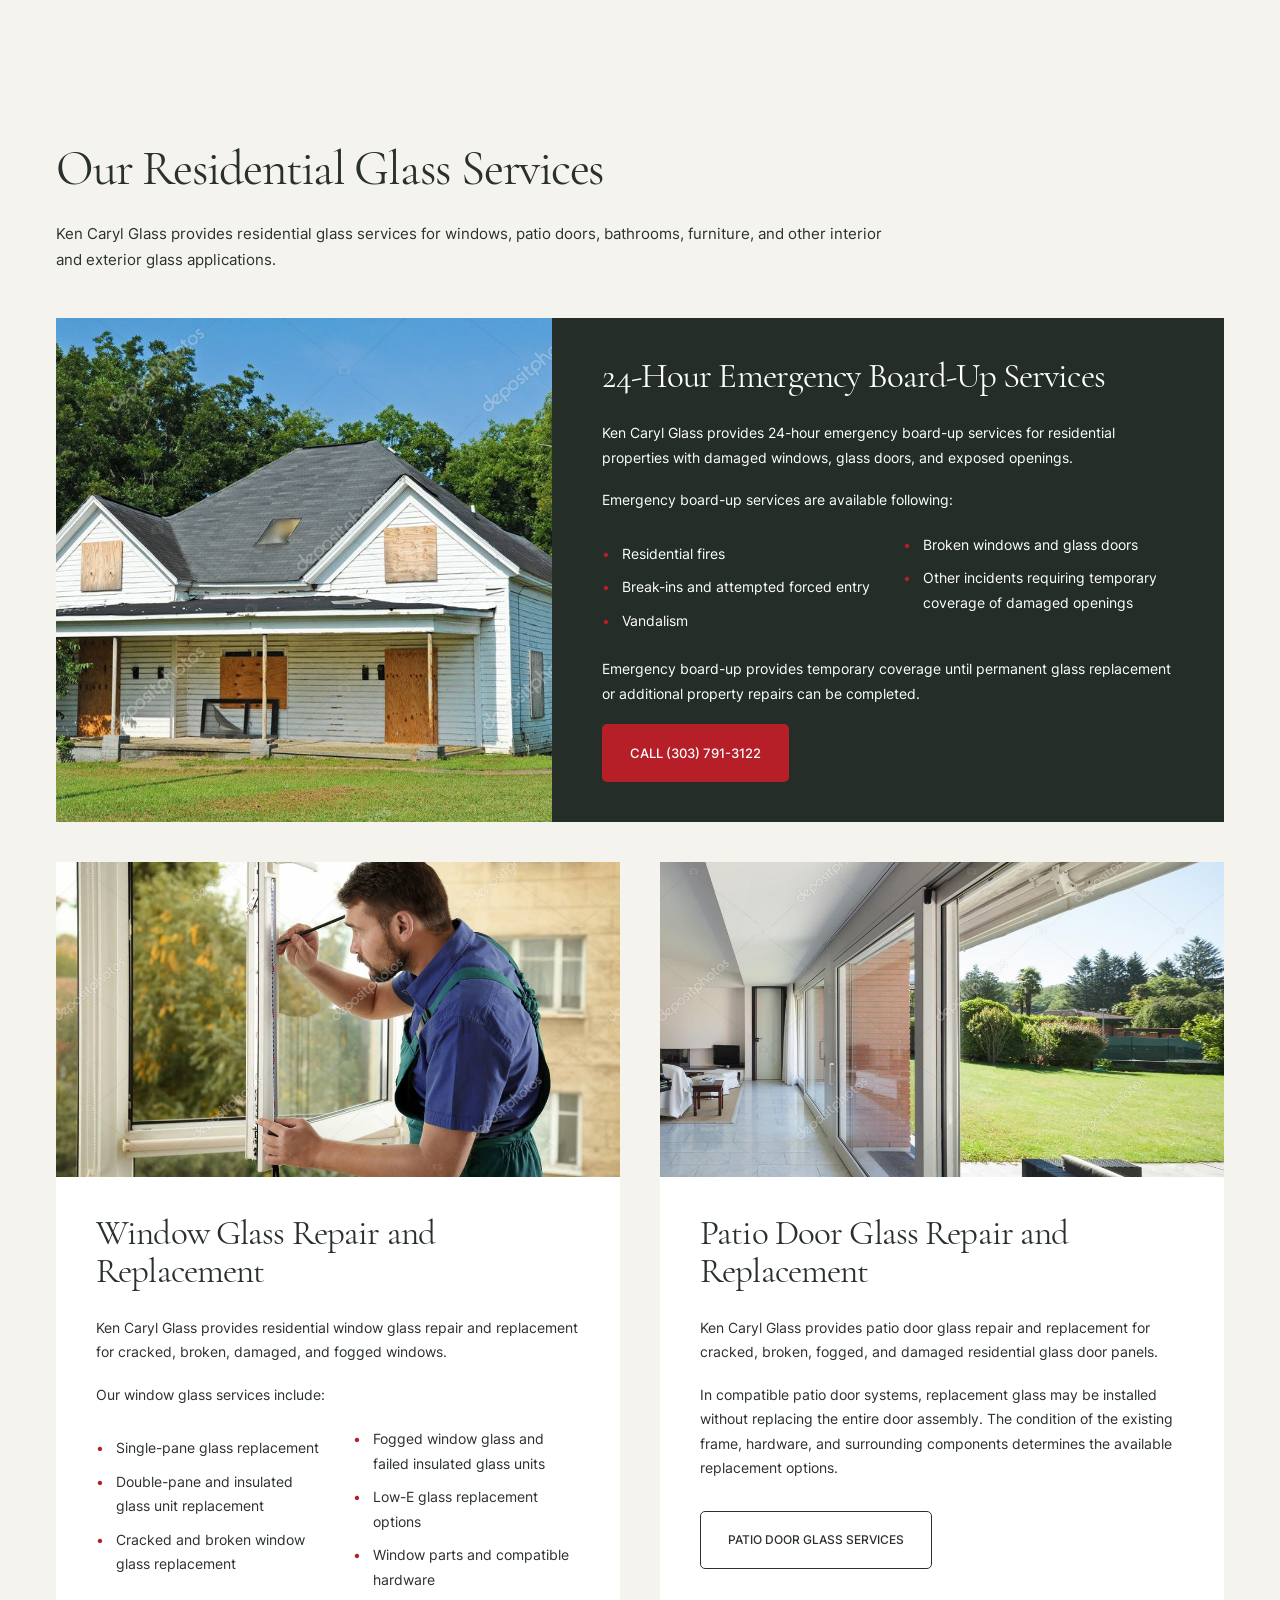
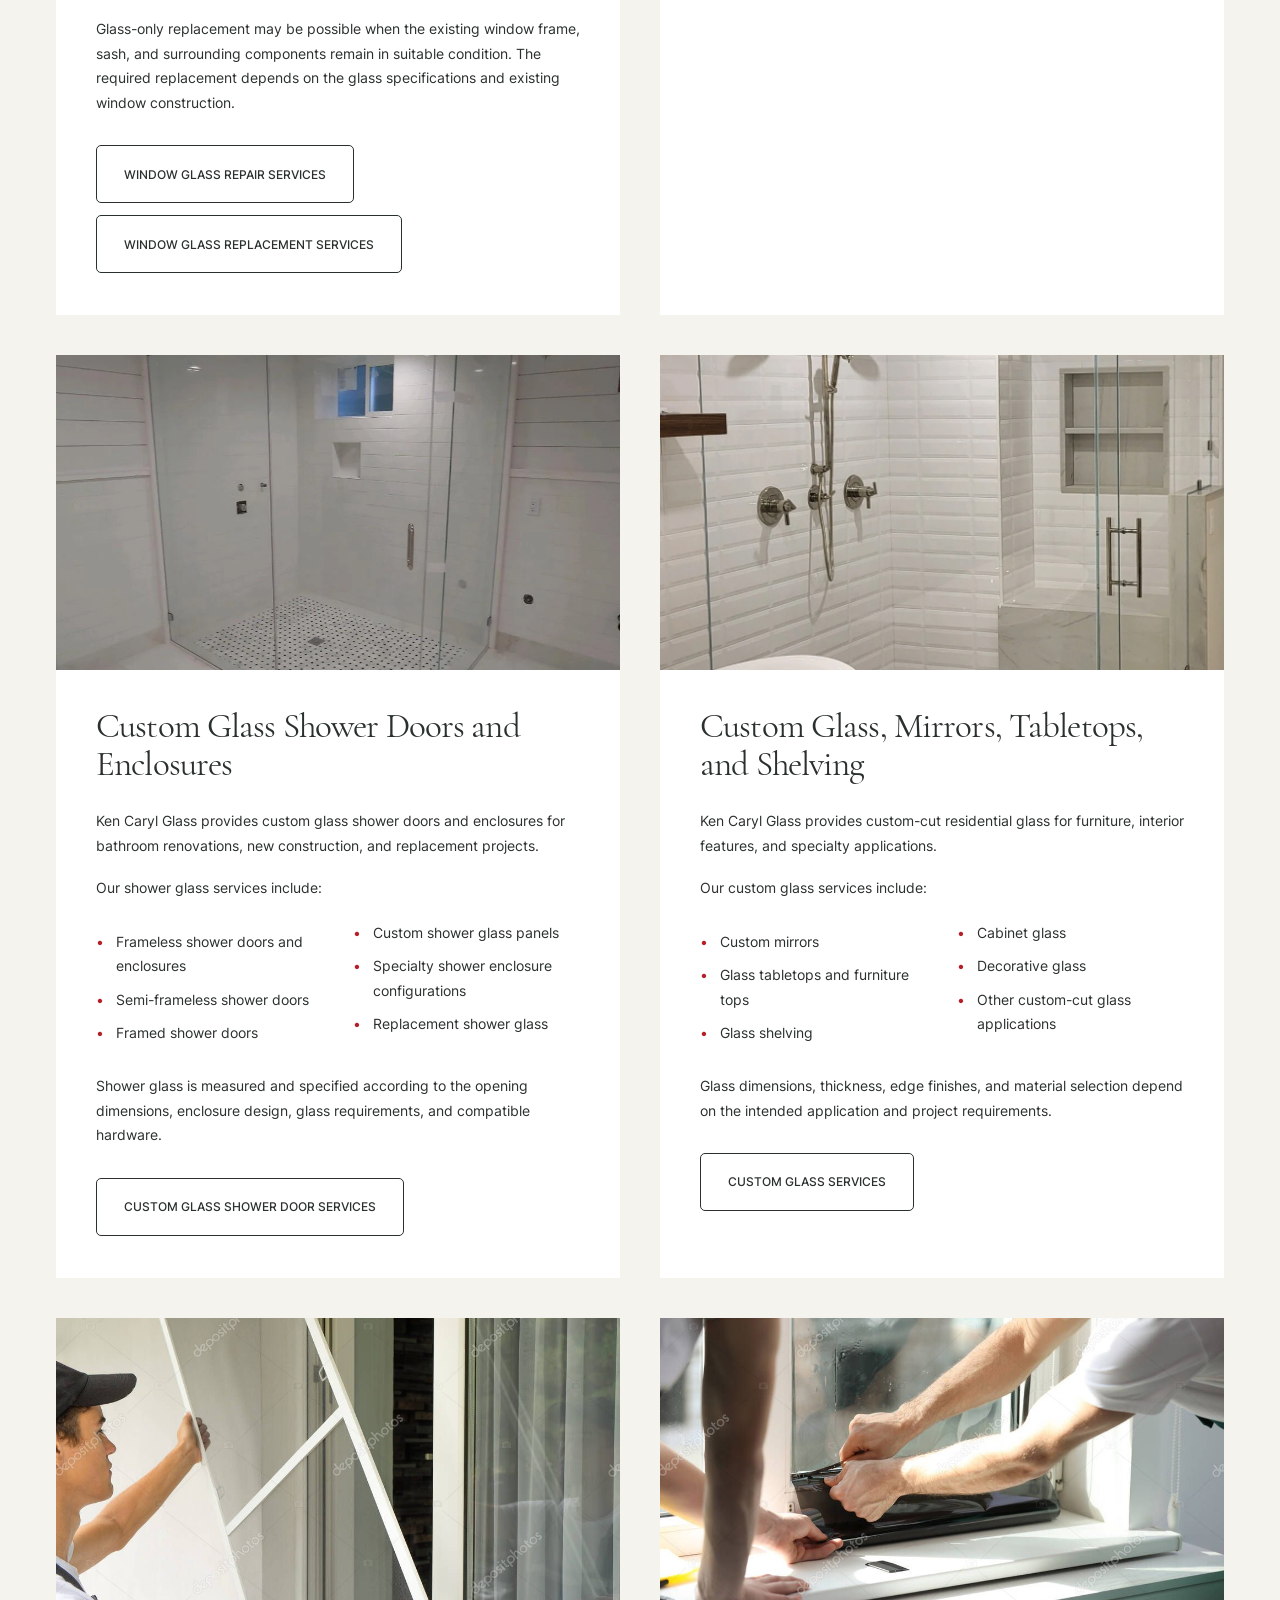
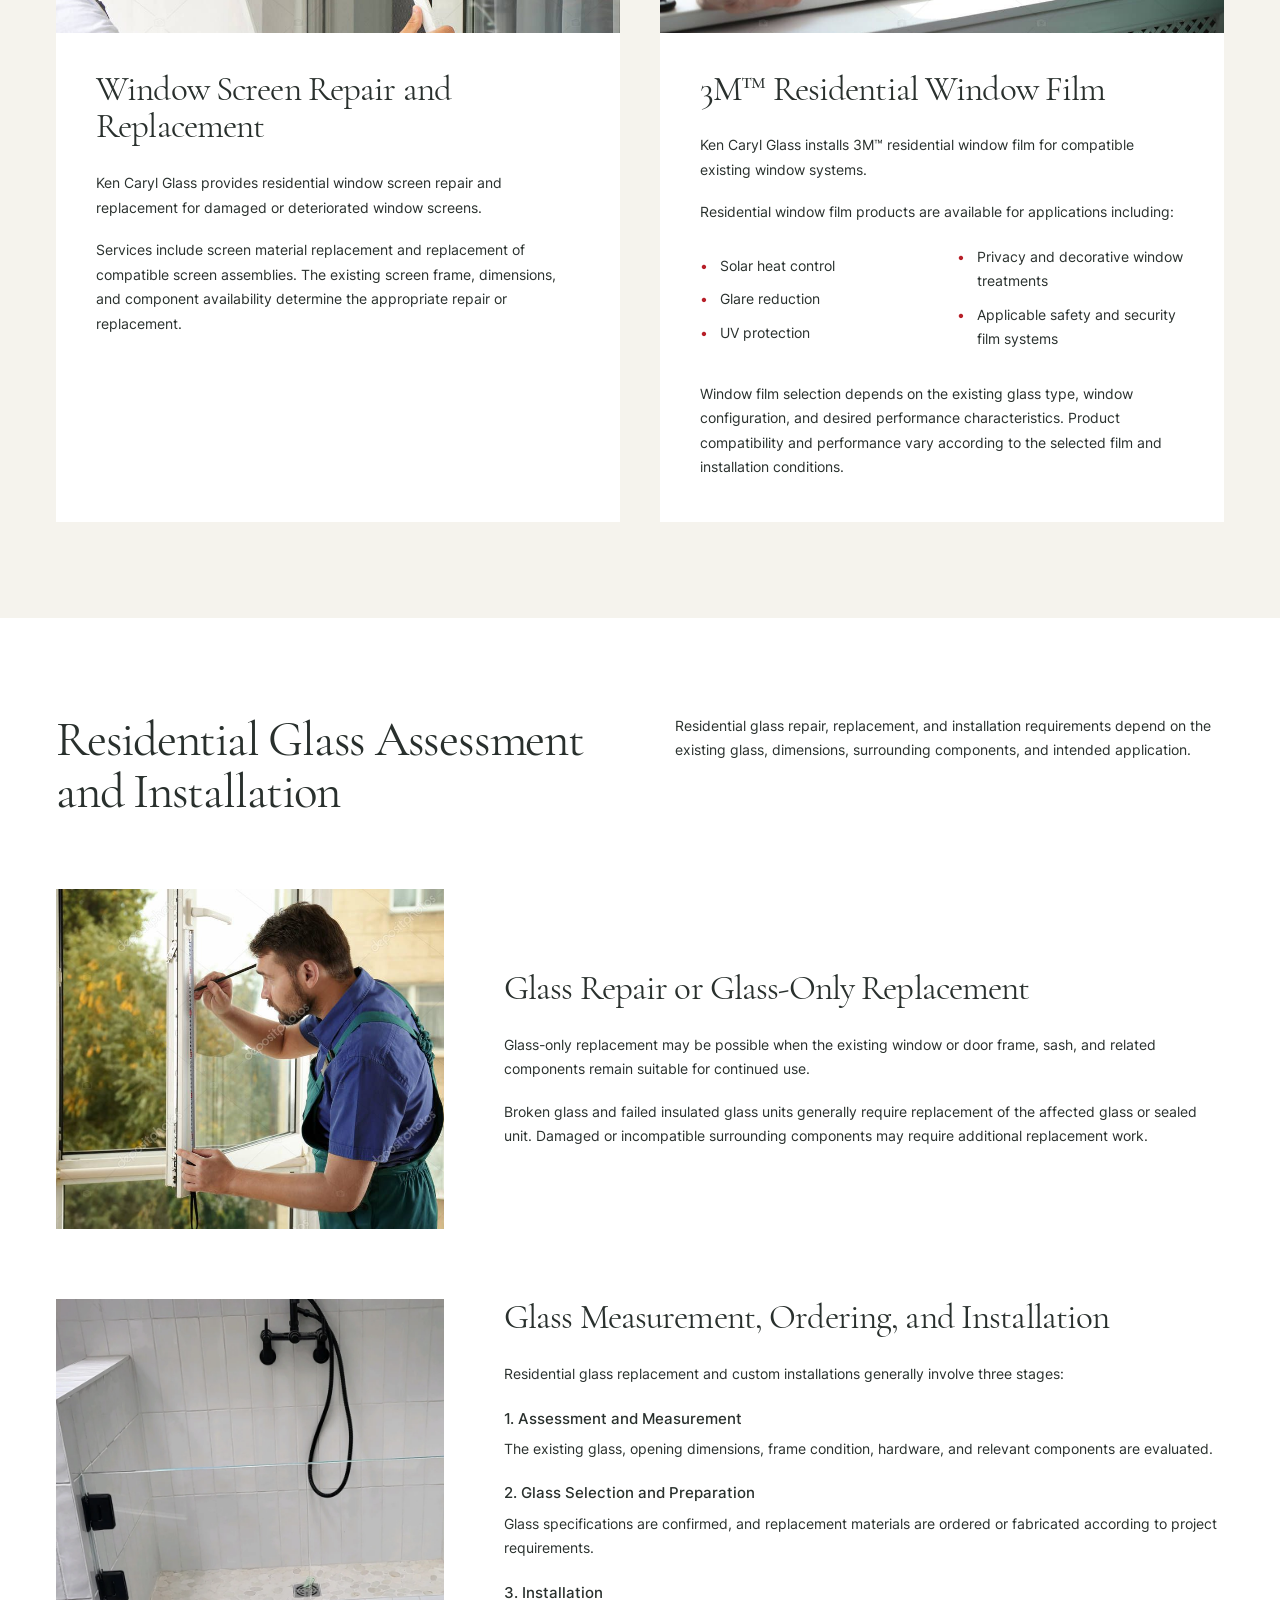
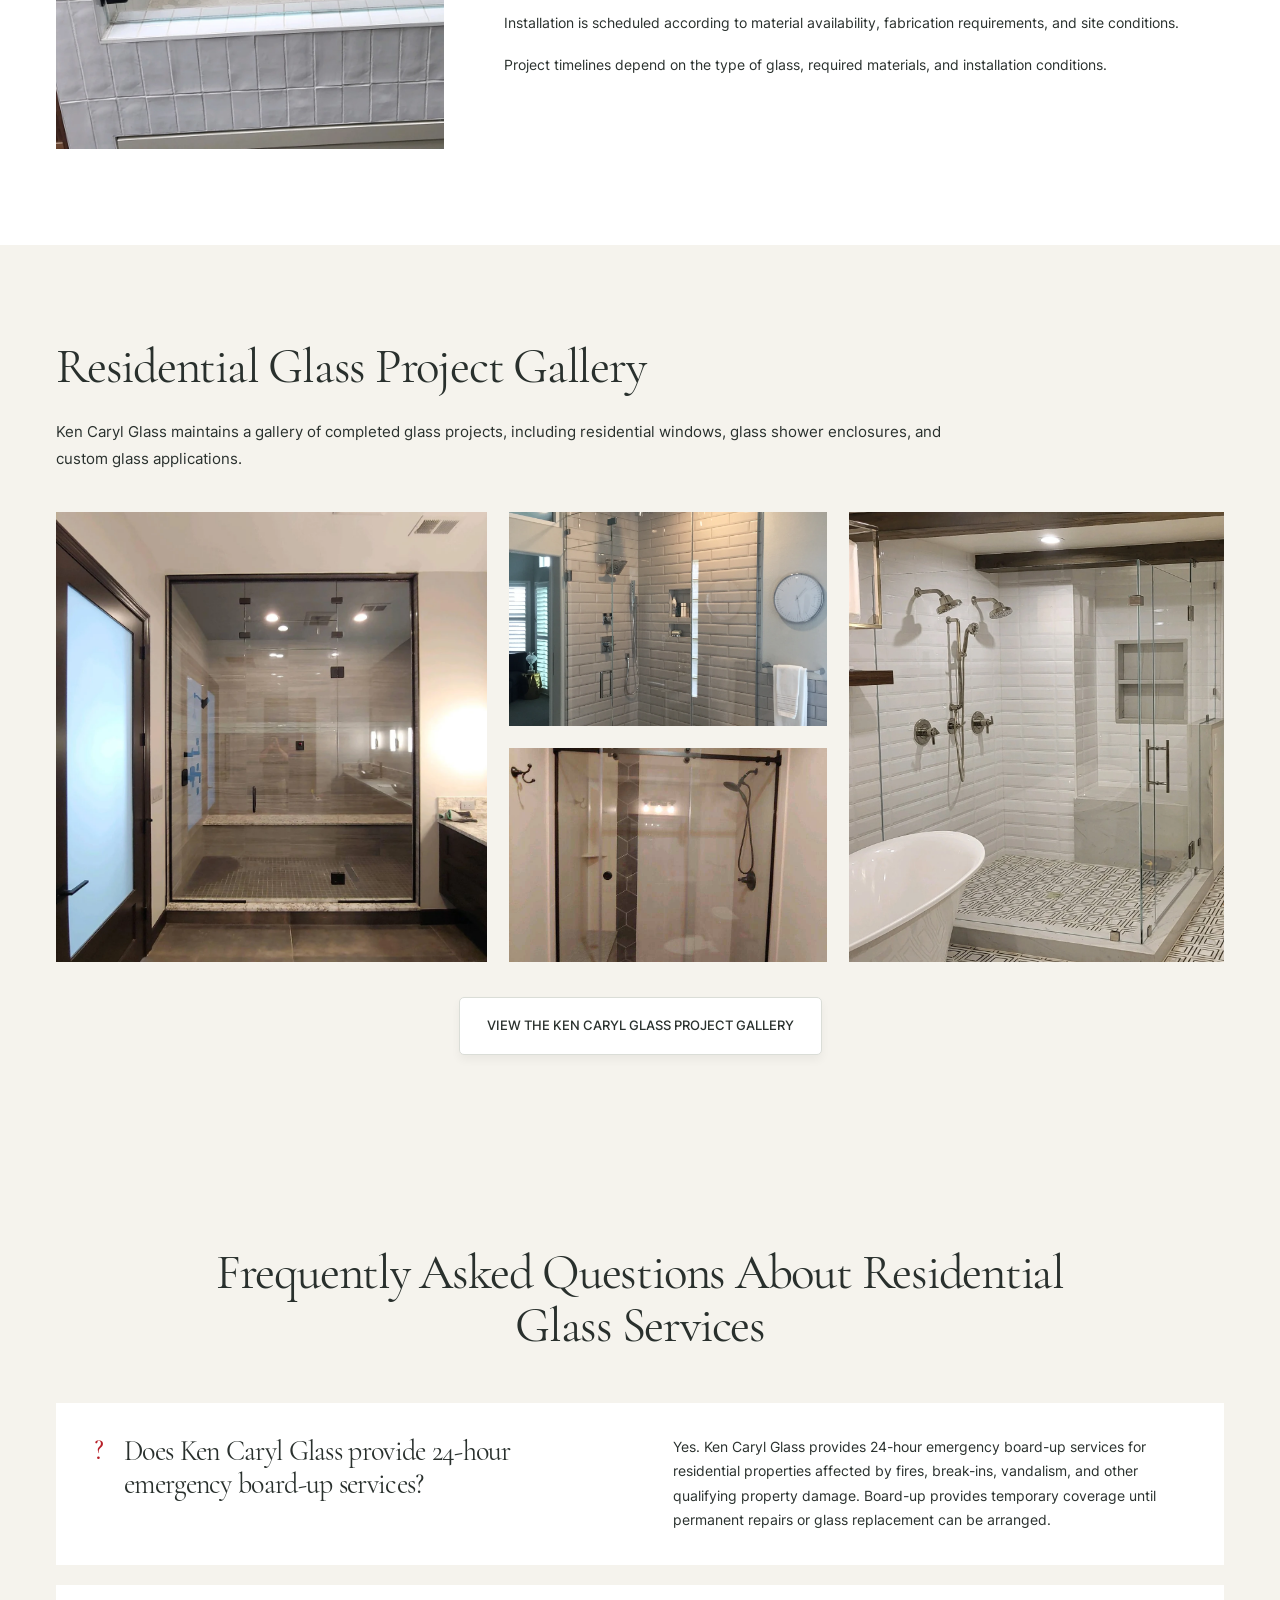
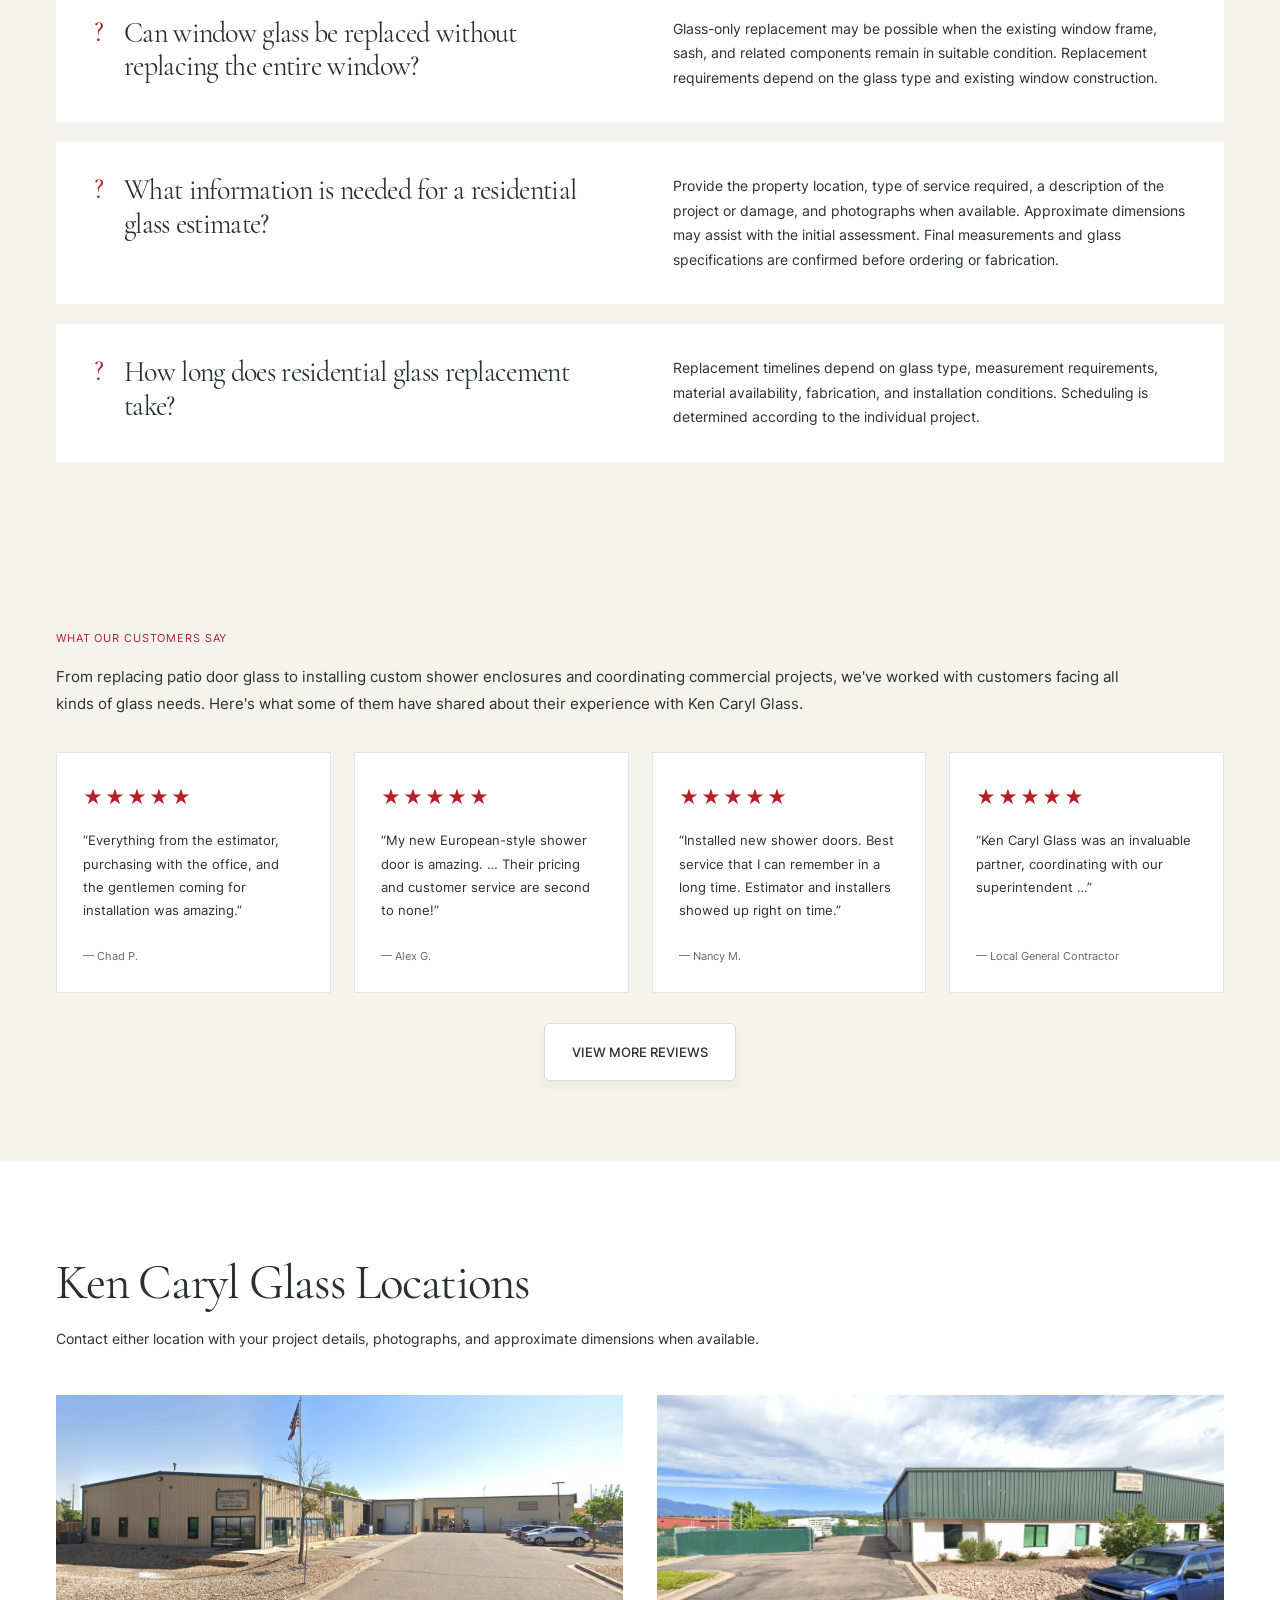
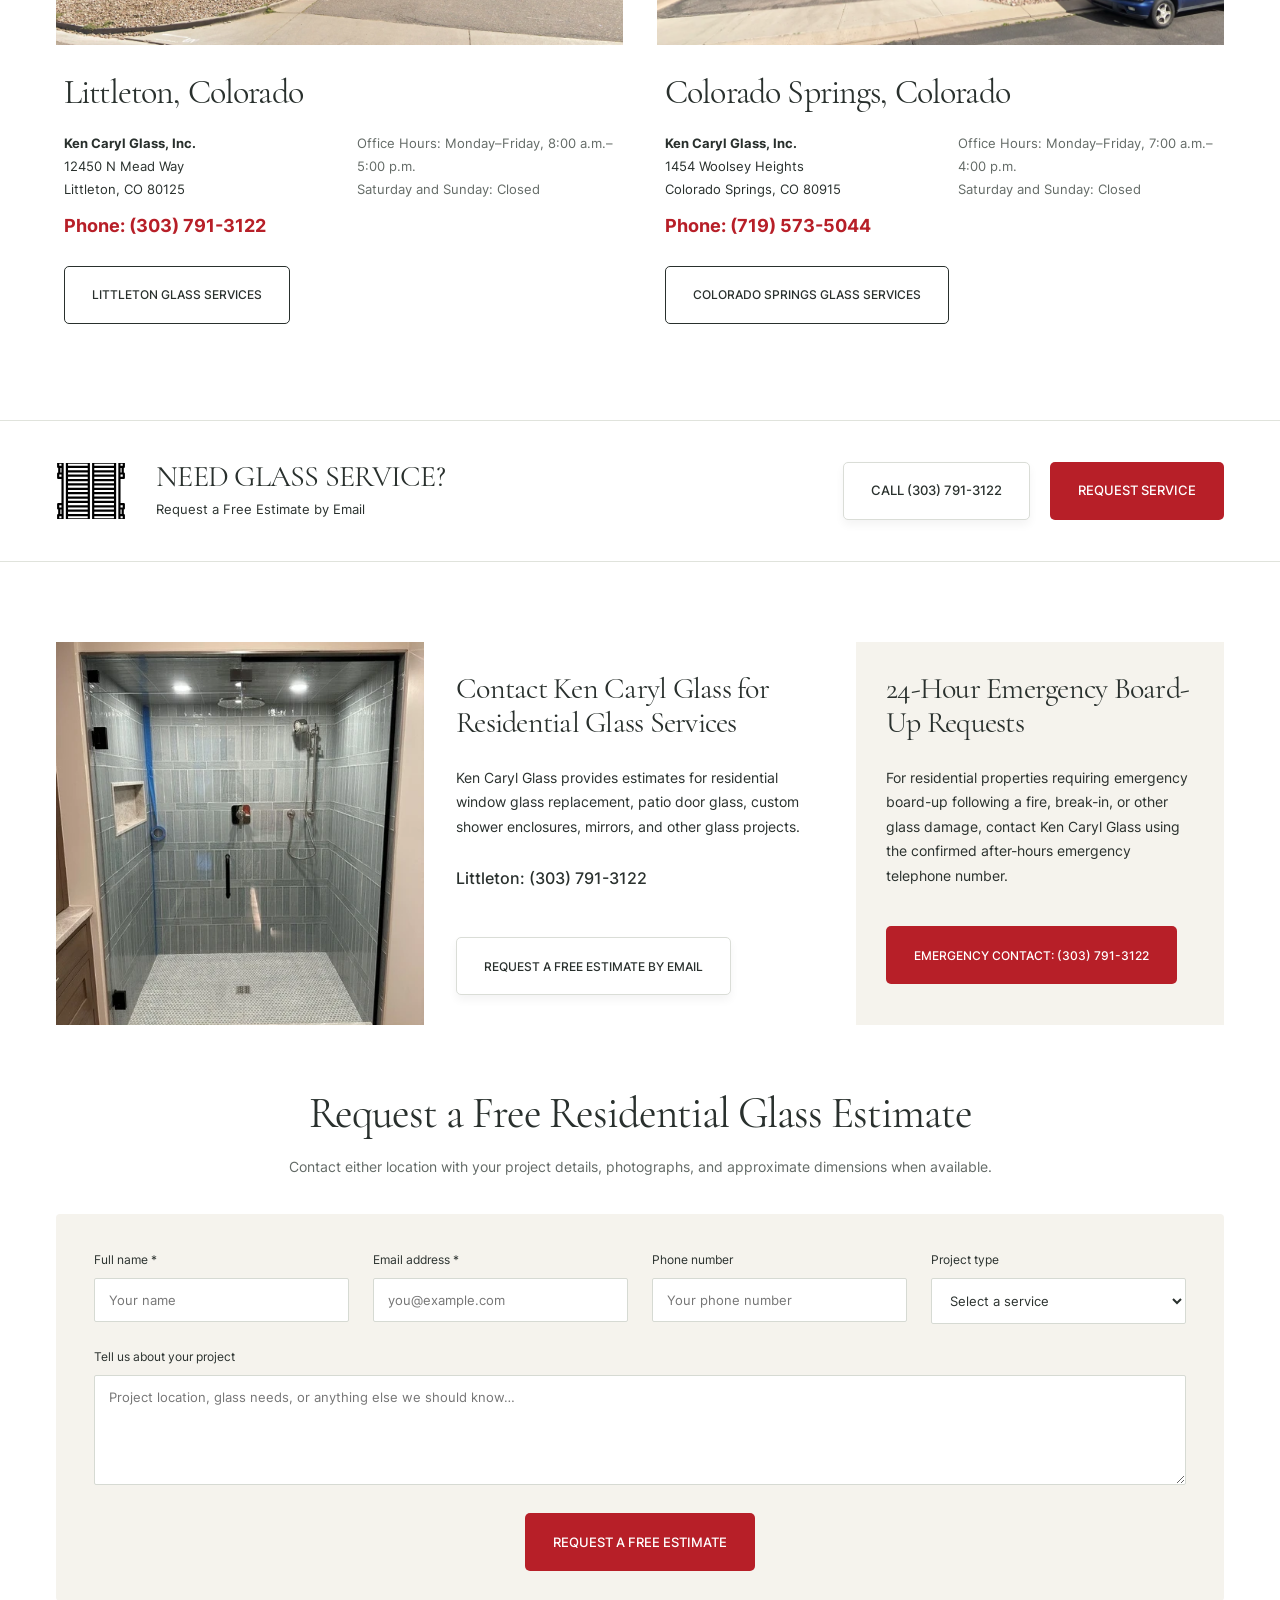
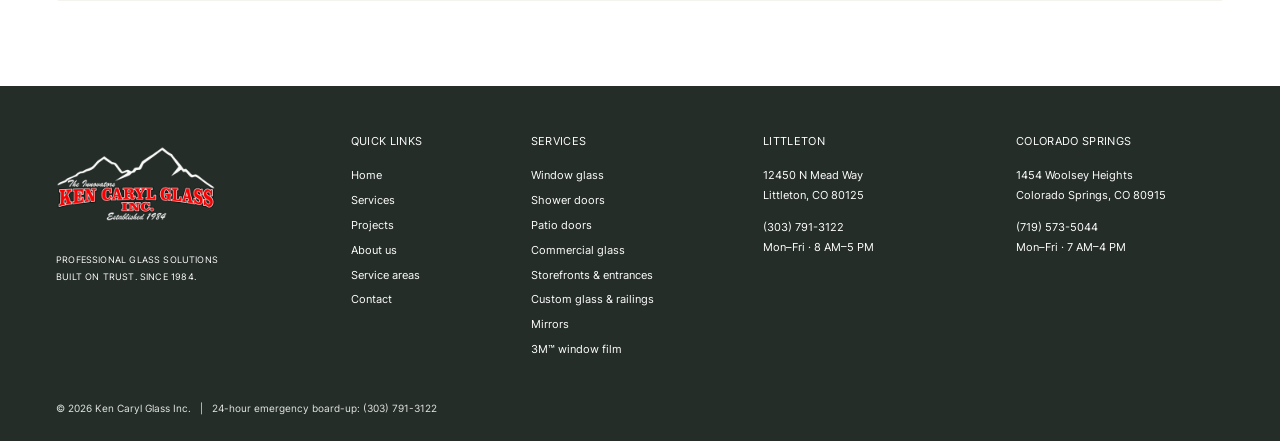
<file: Service Pages/residential-glass-v1/index.html>
<!doctype html><html lang="en"><head><meta charset="utf-8"><meta name="viewport" content="width=device-width,initial-scale=1"><title>Residential Glass Services in Littleton | Ken Caryl Glass</title><style>@font-face{font-family:Cormorant;font-weight:400;src:url(../../assets/CormorantGaramond-Regular.ttf) format("truetype");font-display:swap}@font-face{font-family:Inter;font-weight:400;src:url(../../assets/Inter-Regular.ttf) format("truetype");font-display:swap}@font-face{font-family:Inter;font-weight:500;src:url(../../assets/Inter-Medium.ttf) format("truetype");font-display:swap}@font-face{font-family:Inter;font-weight:700;src:url(../../assets/Inter-Bold.ttf) format("truetype");font-display:swap}
:root{--red:#b71f28;--ink:#29302d;--muted:#636a66;--cream:#f5f3ed;--dark:#242d28;--line:#e0e3dc;--serif:Cormorant,Georgia,serif;--sans:Inter,Arial,sans-serif}*{box-sizing:border-box}html{scroll-behavior:smooth;scroll-padding-top:24px}body{margin:0;color:var(--ink);background:white;font:15px/1.75 var(--sans);-webkit-font-smoothing:antialiased}a{color:inherit;text-decoration:none}img{width:100%;height:100%;object-fit:cover;display:block}p{margin:0 0 18px}p:last-child{margin-bottom:0}h1,h2,h3,h4{font-family:var(--serif);font-weight:400;line-height:1.08;margin:0 0 25px;letter-spacing:-.025em}h1{font-size:68px}h2{font-size:49px}h3{font-size:34px}h4{font-size:27px}ul{list-style:none;padding:0;margin:20px 0 24px}li{position:relative;padding-left:20px;margin:9px 0}li:before{content:'•';position:absolute;left:0;color:var(--red)}.wrap{width:min(1388px,calc(100% - 112px));margin:auto}.section{padding:96px 0}.cream{background:var(--cream)}.two-col{display:grid;grid-template-columns:1fr 1fr;gap:70px}.actions{display:flex;gap:20px;align-items:center;flex-wrap:wrap;margin-top:30px}.button{display:inline-flex;justify-content:center;align-items:center;min-height:58px;padding:15px 27px;border:1px solid transparent;border-radius:5px;font:500 13px/1.3 var(--sans);white-space:nowrap;transition:background .15s,box-shadow .15s}.primary{background:var(--red);color:#fff}.primary:hover{background:#961923}.secondary{background:white;color:var(--ink);border-color:#daddd7;box-shadow:0 5px 10px #0000000c}.secondary:hover{box-shadow:0 5px 14px #00000016}.small .button{min-height:50px;padding:14px 21px;font-size:12px}.text-link{font-size:14px;color:var(--red);font-weight:700;margin-top:22px}.text-link span{margin-left:8px}.site-header{padding:26px 0;background:#fff}.header-row{display:flex;align-items:center;justify-content:space-between;gap:45px}.brand{width:190px;flex-shrink:0}.brand img{object-fit:contain;max-height:96px}.header-right{flex:1;max-width:1110px}.phones{display:flex;justify-content:flex-end;gap:34px;margin-bottom:21px;font-size:12px;line-height:1.35}.phones span{display:block;color:#7a817b;font-size:9px;letter-spacing:.12em;margin-bottom:4px}.phones a{display:block}.navigation{display:flex;justify-content:space-between;align-items:center;gap:30px}.navigation nav{display:flex;gap:33px;font-size:12px;text-transform:uppercase}.header-cta{border:2px solid var(--red);min-height:48px;padding:12px 24px;font-size:12px;box-shadow:none}.hero{position:relative;min-height:520px;display:flex;align-items:center;background:#f2f3ef;overflow:hidden}.hero-picture{position:absolute;inset:0 35% 0 0}.hero-picture img{object-position:50% 48%}.hero:after{content:'';position:absolute;inset:0;background:linear-gradient(90deg,#fff0 28%,#ffffff15 39%,#ffffffdd 54%,#fff 64%)}.hero .wrap{position:relative;z-index:1;display:flex;justify-content:flex-end}.hero-copy{width:48%;padding:65px 0 75px 18px}.hero-copy h1{font-size:68px;max-width:650px}.hero-copy p{max-width:580px;font-size:19px;line-height:1.6;color:#525e56}.intro{padding:45px 0 50px}.intro-grid{display:grid;grid-template-columns:1.2fr 1fr;gap:90px;align-items:center}.intro .actions{margin-top:0}.intro p{font-size:14px;line-height:1.8}.intro .intro-right{padding-left:35px;border-left:1px solid var(--line)}.about-grid{display:grid;grid-template-columns:.83fr 1.17fr;gap:80px;align-items:center}.about-photos{height:535px;position:relative;padding-right:75px}.about-photos .large{width:83%;height:100%;object-position:center}.about-photos .inset{position:absolute;width:48%;height:55%;right:0;bottom:-22px;border:10px solid var(--cream);object-position:center}.about-copy h2{max-width:680px}.about-copy p{font-size:14px}.section-top{display:flex;justify-content:space-between;gap:50px;align-items:flex-end;margin-bottom:46px}.section-top h2{margin-bottom:18px}.section-top p{max-width:760px;margin:0}.section-top .actions{flex-shrink:0;margin-bottom:6px}.emergency{background:var(--dark);color:white;padding:54px 60px;display:grid;grid-template-columns:1fr 320px;gap:65px;margin-bottom:75px}.emergency h3{font-size:37px}.emergency p,.emergency li{font-size:14px;color:#e1e6e1}.emergency ul{columns:2;column-gap:35px}.emergency li{break-inside:avoid}.emergency li:before{color:#e1b9b6}.emergency-contact{border-left:1px solid #ffffff30;padding-left:42px;align-self:center}.emergency-contact p{font-size:12px;margin-bottom:10px}.emergency-contact a.number{font:400 36px var(--serif);display:block;margin-bottom:26px}.emergency-contact .button{width:100%}.service-overview{display:grid;grid-template-columns:1.15fr .85fr;gap:70px}.window-photo{height:330px;margin-bottom:32px;object-position:50% 48%}.window-copy ul{columns:2;gap:35px}.window-copy li{break-inside:avoid;font-size:14px}.window-copy p{font-size:14px}.patio{background:var(--cream);padding:46px 40px;align-self:start}.patio p{font-size:14px}.patio .actions{gap:12px;flex-direction:column;align-items:stretch}.patio .button{width:100%}.patio .text-link{margin:22px 0}.photo-service{display:grid;grid-template-columns:1fr 1.05fr;gap:85px;align-items:center}.photo-service .service-photo{height:675px}.photo-service p,.photo-service li{font-size:14px}.check-grid{columns:2;gap:25px}.check-grid li{break-inside:avoid}.custom-grid{display:grid;grid-template-columns:1fr 1fr;gap:80px;align-items:center}.custom-grid .text-link{margin-bottom:28px}.custom-list{display:grid;grid-template-columns:1fr 1fr;gap:0 28px}.custom-list li{border-bottom:1px solid var(--line);padding:12px 0 12px 20px;margin:0}.duo-photos{height:540px;display:grid;grid-template-columns:1fr 1fr;gap:20px}.duo-photos img:nth-child(2){margin-top:60px;height:calc(100% - 60px)}.film-grid{display:grid;grid-template-columns:.9fr 1.1fr;gap:80px;align-items:stretch}.film-photo{height:100%;min-height:560px;object-position:35% center}.film-copy h3{margin-top:40px}.film-copy h3:first-child{margin-top:0}.film-copy p,.film-copy li{font-size:14px}.film-copy ul{columns:2}.assessment-intro{display:grid;grid-template-columns:1fr 1fr;gap:70px;margin:38px 0 54px}.assessment-intro h3{font-size:30px}.assessment-intro p{font-size:14px}.steps{display:grid;grid-template-columns:repeat(3,1fr);gap:50px;margin-top:34px}.step{padding-top:22px;border-top:2px solid #c6cbc3}.step h4{color:var(--red);margin-bottom:18px}.step p{font-size:14px}.timeline-note{font-size:13px;color:var(--muted);margin-top:32px}.gallery-head{max-width:900px;margin-bottom:40px}.gallery-grid{display:grid;grid-template-columns:1.15fr .85fr 1fr;gap:22px;height:450px}.gallery-grid figure{margin:0;overflow:hidden}.gallery-grid figure:nth-child(2){display:grid;grid-template-rows:1fr 1fr;gap:22px;overflow:hidden}.gallery-grid figure:nth-child(2) img{min-height:0}.gallery .actions{justify-content:center;margin-top:35px}.faq-heading{max-width:820px;margin-bottom:45px}.faq-grid{display:grid;grid-template-columns:1fr 1fr;gap:42px 75px}.faq-grid article{border-top:1px solid var(--line);padding-top:26px}.faq-grid h3{font-size:29px;line-height:1.2;margin-bottom:18px}.faq-grid p{font-size:14px}.reviews{padding-top:75px;padding-bottom:80px}.reviews-intro{max-width:1080px;margin-bottom:35px}.reviews-title{font-family:var(--sans);font-size:11px;color:var(--red);letter-spacing:.08em;margin-bottom:20px}.review-grid{display:grid;grid-template-columns:repeat(4,1fr);gap:23px}.review{padding:28px 26px 26px;background:white;border:1px solid #e3e5df;display:flex;flex-direction:column}.stars{color:var(--red);letter-spacing:2px;font-size:19px;margin-bottom:15px}.review blockquote{font-size:13px;line-height:1.8;margin:0 0 24px}.review cite{font-size:11px;font-style:normal;color:var(--muted);margin-top:auto}.reviews .actions{justify-content:center}.locations .section-top{margin-bottom:38px}.location-grid{display:grid;grid-template-columns:1fr 1fr;gap:34px}.location-image{height:250px}.location-info{padding:30px 8px 0}.location-info h3{font-size:34px;margin-bottom:20px}.location-info p{font-size:13px;margin-bottom:12px}.location-info .address{display:grid;grid-template-columns:1fr 1fr;gap:35px}.location-info .hours{color:var(--muted)}.ribbon{border-top:1px solid var(--line);border-bottom:1px solid var(--line);padding:40px 0}.ribbon .wrap{display:flex;align-items:center;justify-content:space-between;gap:30px}.ribbon-label{display:flex;gap:30px;align-items:center}.ribbon h3{font-size:30px;margin:0 0 5px}.ribbon p{font-size:13px;margin:0}.ribbon .actions{margin:0}.mountain{width:70px;height:56px;flex-shrink:0}.contact{padding:80px 0 85px}.contact-heading{text-align:center;max-width:800px;margin:0 auto 35px}.contact-heading h2{font-size:43px;margin-bottom:18px}.contact-heading p{font-size:14px;color:var(--muted)}form{background:var(--cream);padding:35px 38px 30px;border-radius:4px}.fields{display:grid;grid-template-columns:repeat(4,1fr);gap:24px}label{display:block;font-size:12px}input,select,textarea{width:100%;border:1px solid #d6dad3;border-radius:2px;background:#fff;margin-top:8px;padding:13px 14px;font:13px var(--sans);color:var(--ink)}textarea{height:110px;resize:vertical}.message{margin:22px 0}form .actions{justify-content:center;margin-top:20px}form button{border:0;cursor:default}.footer{background:var(--dark);color:#fff;padding:48px 0 24px}.footer-grid{display:grid;grid-template-columns:1.2fr .65fr .9fr 1fr 1fr;gap:45px}.footer-brand{width:185px;height:auto;max-height:96px;object-fit:contain;object-position:left center;margin-bottom:22px}.footer p,.footer a{font-size:11px;line-height:1.8}.footer p{margin-bottom:12px}.footer h4{font:400 11px var(--sans);text-transform:uppercase;margin-bottom:18px;letter-spacing:.03em}.footer nav a{display:block;margin:5px 0}.footer .tagline{font-size:9px;max-width:205px;letter-spacing:.02em}.copyright{font-size:10px;margin-top:35px;color:#e5e8e4}.contact-methods{display:grid;grid-template-columns:1fr 1fr;gap:60px;margin-bottom:52px;padding-bottom:42px;border-bottom:1px solid var(--line)}.contact-methods h3{font-size:28px}.contact-methods p{font-size:13px}.contact-methods .text-link{margin:0}.contact-methods .phone{font-size:14px;font-weight:500}.header-mobile{display:none}
@media(min-width:1600px){.hero{min-height:520px}.hero-copy{padding:80px 0 90px 25px}}
@media(max-width:1150px){.wrap{width:calc(100% - 64px)}.navigation nav{gap:18px;font-size:10px}.header-row{gap:30px}.brand{width:155px}.hero-copy h1{font-size:55px}.hero-copy p{font-size:16px}.section{padding:70px 0}.about-grid,.photo-service,.custom-grid,.film-grid{gap:45px}h2{font-size:42px}.section-top{display:block}.section-top .actions{margin-top:25px}.emergency{padding:40px;gap:35px;grid-template-columns:1fr 270px}.emergency ul{columns:1}.service-overview{gap:35px}.patio{padding:32px}.actions{gap:14px}.button{padding:14px 21px}.photo-service .service-photo{height:620px}.review-grid{gap:16px}.review{padding:23px 20px}.footer-grid{gap:25px}.footer-brand{width:145px}.location-info .address{display:block}.fields{gap:16px}.two-col{gap:40px}}
@media(max-width:760px){body{font-size:14px}.wrap{width:calc(100% - 40px)}.site-header{padding:17px 0}.brand{width:135px}.header-row{gap:15px}.phones{gap:15px;margin:0;font-size:10px}.phones span{font-size:7px}.navigation{display:none}.hero{min-height:650px;align-items:flex-end}.hero-picture{inset:0 0 36%}.hero:after{background:linear-gradient(180deg,#fff0 26%,#ffffff35 42%,#fffffff7 62%,#fff 73%)}.hero .wrap{justify-content:flex-start}.hero-copy{width:100%;padding:270px 0 36px}.hero-copy h1{font-size:48px;max-width:500px;margin-bottom:20px}.hero-copy p{font-size:15px;max-width:520px}.section{padding:58px 0}h2{font-size:37px}h3{font-size:30px}.intro{padding:30px 0}.intro-grid,.about-grid,.two-col,.service-overview,.photo-service,.custom-grid,.film-grid,.assessment-intro,.faq-grid,.location-grid,.contact-methods{grid-template-columns:1fr;gap:30px}.intro .intro-right{padding:0;border:0}.actions{gap:12px;margin-top:24px}.button{font-size:11px;padding:15px 17px;min-height:52px}.about-photos{height:380px;padding-right:65px;margin-bottom:10px}.about-copy h2{margin-top:12px}.section-top{margin-bottom:30px}.emergency{grid-template-columns:1fr;padding:28px;gap:28px;margin-bottom:42px}.emergency h3{font-size:32px}.emergency-contact{border-left:0;border-top:1px solid #ffffff30;padding:25px 0 0}.emergency-contact .button{width:auto}.emergency ul{columns:1}.window-photo{height:300px}.window-copy ul,.check-grid{columns:1}.patio{padding:30px}.patio .actions{flex-direction:row}.patio .button{width:auto}.photo-service .service-photo{height:430px}.custom-list{gap:0 18px}.duo-photos{height:380px}.film-photo{height:400px;min-height:0}.film-copy ul{columns:1}.assessment-intro{margin:25px 0 35px}.steps{grid-template-columns:1fr;gap:25px}.step{padding-top:20px}.gallery-grid{height:560px;grid-template-columns:1fr 1fr;gap:14px}.gallery-grid figure:nth-child(2){display:none}.gallery-grid figure:first-child{grid-column:1/-1}.gallery-grid figure:nth-child(3){grid-column:1/-1}.gallery .actions .button{white-space:normal;text-align:center}.faq-grid{gap:25px}.review-grid{grid-template-columns:1fr 1fr;gap:14px}.review{padding:22px 18px}.location-image{height:200px}.location-info{padding:24px 0 0}.location-info .address{display:grid;gap:20px}.ribbon .wrap{flex-direction:column;align-items:flex-start;gap:28px}.ribbon-label{gap:18px}.mountain{width:52px}.ribbon h3{font-size:27px}.ribbon{padding:30px 0}.contact{padding:55px 0}.contact-methods{margin-bottom:35px;padding-bottom:30px}.contact-heading h2{font-size:36px}.fields{grid-template-columns:1fr 1fr;gap:18px}form{padding:25px 20px}input,select,textarea{font-size:12px}.footer-grid{grid-template-columns:1fr 1fr;gap:32px}.footer-signature{grid-column:1/-1}.footer-brand{width:175px}.footer .tagline{max-width:none}.footer h4{margin-bottom:12px}.footer{padding-top:35px}.copyright{line-height:1.8}}
@media(prefers-reduced-motion:reduce){html{scroll-behavior:auto}.button{transition:none}}

/* V1 service content redesign: photo cards and horizontal information rows */
.button{text-transform:uppercase;white-space:normal;text-align:center}.outline-cta{border:1px solid var(--ink);box-shadow:none;margin:12px 12px 0 0;font-size:12px}.about-copy>.outline-cta{display:inline-flex}.services-v1{background:var(--cream)}.services-v1-heading{max-width:850px;margin-bottom:45px}.services-v1-grid{display:grid;grid-template-columns:1fr 1fr;gap:40px}.service-card-v1{background:white;overflow:hidden}.card-photo-v1{height:315px}.card-photo-v1 img{object-fit:cover}.card-copy-v1{padding:38px 40px 42px}.card-copy-v1 h3{font-size:35px}.card-copy-v1 p,.card-copy-v1 li{font-size:14px}.card-copy-v1 ul{columns:2;gap:30px}.card-copy-v1 li{break-inside:avoid}.emergency-card-v1{grid-column:1/-1;display:grid;grid-template-columns:.85fr 1.15fr;background:var(--dark);color:white}.emergency-card-v1 .card-photo-v1{height:100%;min-height:410px}.emergency-card-v1 .card-copy-v1{padding:40px 50px}.assessment-heading-v1{display:grid;grid-template-columns:1fr 1fr;gap:70px;margin-bottom:45px;align-items:start}.assessment-heading-v1 p{font-size:14px}.assessment-row-v1{display:grid;grid-template-columns:.7fr 1.3fr;gap:60px;margin-top:45px;align-items:center}.assessment-row-v1>div:first-child{height:340px}.assessment-row-v1 img{object-fit:cover}.assessment-row-v1 h3{font-size:35px}.assessment-row-v1 p{font-size:14px}.installation-row-v1{grid-template-columns:.7fr 1.3fr;align-items:stretch;padding-top:25px}.installation-row-v1>div:first-child{height:100%;min-height:450px}.installation-row-v1 h4{font-family:var(--sans);font-size:15px;font-weight:500;letter-spacing:0;margin:24px 0 10px}.faq-v1{background:var(--cream)}.faq-title-v1{max-width:900px;text-align:center;margin:0 auto 50px}.faq-rows-v1{display:flex;flex-direction:column;gap:20px}.faq-rows-v1 article{background:white;padding:32px 38px;display:grid;grid-template-columns:1fr 1fr;gap:65px;align-items:start}.faq-rows-v1 article>div{display:flex;gap:20px}.faq-rows-v1 h3{font-size:28px;line-height:1.2;margin:0}.faq-rows-v1 span{font-family:var(--serif);font-size:30px;color:var(--red);line-height:1}.faq-rows-v1 p{font-size:14px;margin:0}.locations-heading-v1{margin-bottom:45px}.locations-heading-v1 h2{margin-bottom:18px}.locations-heading-v1 p{font-size:14px;line-height:1.6;white-space:nowrap}.locations .address a{color:var(--red);font-weight:700;font-size:18px;display:inline-block;margin-top:10px}.locations .location-info>.outline-cta{display:inline-flex}.contact-redesign-v1{display:grid;grid-template-columns:.65fr 1.35fr;gap:55px;margin-bottom:65px}.contact-image-v1{min-height:570px}.contact-image-v1 img{object-fit:cover}.contact-options-v1{display:grid;grid-template-columns:1fr 1fr;gap:35px;align-items:start}.contact-options-v1 article{padding:30px 0}.contact-options-v1 h3{font-size:31px}.contact-options-v1 p{font-size:14px}.contact-phone-v1{font-size:17px;font-weight:500;display:block;margin:25px 0}.contact-options-v1 .emergency-contact-v1{padding:30px;background:var(--cream)}.contact-options-v1 .button{font-size:12px;margin-top:20px}
@media(max-width:1100px){.locations-heading-v1 p{white-space:normal}.contact-redesign-v1{grid-template-columns:.6fr 1.4fr;gap:30px}.contact-options-v1{grid-template-columns:1fr;gap:10px}.contact-image-v1{min-height:500px}.card-copy-v1{padding:30px}.card-copy-v1 ul{columns:1}.faq-rows-v1 article{gap:35px}}
@media(max-width:700px){.services-v1-grid,.emergency-card-v1,.assessment-heading-v1,.assessment-row-v1,.installation-row-v1,.faq-rows-v1 article,.contact-redesign-v1,.contact-options-v1{grid-template-columns:1fr;gap:25px}.emergency-card-v1{grid-column:auto}.card-photo-v1,.emergency-card-v1 .card-photo-v1{height:280px;min-height:0}.card-copy-v1,.emergency-card-v1 .card-copy-v1{padding:28px}.assessment-row-v1>div:first-child,.installation-row-v1>div:first-child{height:280px;min-height:0}.faq-rows-v1 article{padding:28px}.faq-rows-v1 h3{font-size:26px}.contact-image-v1{height:280px;min-height:0}.locations .address a{font-size:18px}}

/* Compact equal-height contact columns */
.contact-redesign-v1{grid-template-columns:repeat(3,minmax(0,1fr));gap:32px;align-items:stretch}.contact-image-v1{min-height:0;height:auto;position:relative;overflow:hidden}.contact-image-v1 img{position:absolute;inset:0;width:100%;height:100%;object-fit:cover}.contact-redesign-v1>article{padding:30px 0;min-width:0}.contact-redesign-v1 h3{font-size:30px;line-height:1.15}.contact-redesign-v1 p{font-size:14px}.contact-redesign-v1>.emergency-contact-v1{background:var(--cream);padding:30px}.contact-redesign-v1 .button{font-size:12px;margin-top:20px}.contact-redesign-v1 .contact-phone-v1{font-size:16px}
@media(max-width:900px){.contact-redesign-v1{grid-template-columns:1fr 1fr}.contact-image-v1{grid-column:1/-1;height:280px}}
@media(max-width:600px){.contact-redesign-v1{grid-template-columns:1fr}.contact-image-v1{height:260px}.contact-redesign-v1>article{padding:20px 0}.contact-redesign-v1>.emergency-contact-v1{padding:28px}}
</style></head><body><header class="site-header"><div class="wrap header-row"><a class="brand" href="https://www.kcglassinc.com/" aria-label="Ken Caryl Glass home"><img class="" src="../../assets/service-logo.png" alt="Ken Caryl Glass, Inc. — Established 1984" loading="eager"></a><div class="header-right"><div class="phones"><a href="tel:3037913122"><span>LITTLETON</span>(303) 791-3122</a><a href="tel:7195735044"><span>COLORADO SPRINGS</span>(719) 573-5044</a></div><div class="navigation"><nav aria-label="Main navigation"><a href="https://www.kcglassinc.com/">Home</a><a href="#services">Services</a><a href="#gallery">Projects</a><a href="#about">About us</a><a href="#locations">Service areas</a><a href="#contact">Contact</a></nav><a class="button header-cta" href="#contact">REQUEST SERVICE</a></div></div></div></header><main><section class="hero"><div class="hero-picture"><img class="" src="../../assets/hero.webp" alt="Client residential project featuring a frameless glass shower enclosure" loading="eager"></div><div class="wrap"><div class="hero-copy"><h1>Residential Glass Services in Littleton</h1><p class="">Residential Glass Repair, Replacement, Custom Glass Installation, and 24-Hour Emergency Board-Up</p></div></div></section><section class="intro"><div class="wrap intro-grid"><div><p class="">Ken Caryl Glass, Inc. provides residential glass repair, replacement, and installation services in Littleton, Colorado. Established in 1984, our company offers window glass repair and replacement, patio door glass replacement, custom shower doors and enclosures, mirrors, glass tabletops, shelving, window screen services, and residential window film.</p></div><div class="intro-right"><p class="">We also provide 24-hour emergency board-up services for residential properties affected by fires, break-ins, vandalism, and other incidents involving damaged windows or exposed openings.</p><div class="actions "><a class="button secondary" href="tel:3037913122">CALL (303) 791-3122</a><a class="button primary" href="#contact">REQUEST SERVICE</a></div></div></div></section><section class="section cream" id="about"><div class="wrap about-grid"><div class="about-photos"><img class="large" src="../../assets/detail.webp" alt="Custom shower glass in a client bathroom" loading="eager"><img class="inset" src="../../assets/gallery2.webp" alt="Completed residential glass shower door" loading="eager"></div><div class="about-copy"><h2>A Colorado Glass Company Serving Homeowners Since 1984</h2><p class="">Founded in 1984, Ken Caryl Glass, Inc. has more than four decades of experience providing glass products and services in Colorado. The company operates established locations in Littleton and Colorado Springs, serving residential customers with glass repair, replacement, and custom installation needs.</p><p class="">Ken Caryl Glass is a Better Business Bureau (BBB) Accredited Business. BBB profiles list A+ ratings for both locations, with Littleton accreditation dating to 1990 and Colorado Springs accreditation dating to 2005.</p><p class="">Our residential capabilities include replacement glazing for existing window and door systems, custom shower glass, mirrors, glass tabletops, shelving, residential window film, and emergency board-up services.</p><a class="button secondary outline-cta" href="https://www.kcglassinc.com/about-us/">Learn More About Ken Caryl Glass</a></div></div></section><section class="section services-v1" id="services"><div class="wrap"><div class="services-v1-heading"><h2>Our Residential Glass Services</h2><p>Ken Caryl Glass provides residential glass services for windows, patio doors, bathrooms, furniture, and other interior and exterior glass applications.</p></div><div class="services-v1-grid"><article class="service-card-v1 emergency-card-v1"><div class="card-photo-v1"><img class="" src="../../assets/depositphotos_31426717_watermarked.jpg" alt="24-Hour Emergency Board-Up Services"></div><div class="card-copy-v1"><h3>24-Hour Emergency Board-Up Services</h3><p>Ken Caryl Glass provides 24-hour emergency board-up services for residential properties with damaged windows, glass doors, and exposed openings.</p><p>Emergency board-up services are available following:</p><ul><li>Residential fires</li><li>Break-ins and attempted forced entry</li><li>Vandalism</li><li>Broken windows and glass doors</li><li>Other incidents requiring temporary coverage of damaged openings</li></ul><p>Emergency board-up provides temporary coverage until permanent glass replacement or additional property repairs can be completed.</p><a class="button primary" href="tel:3037913122">CALL (303) 791-3122</a></div></article><article class="service-card-v1 "><div class="card-photo-v1"><img class="" src="../../assets/depositphotos_227884362_watermarked.jpg" alt="Window Glass Repair and Replacement"></div><div class="card-copy-v1"><h3>Window Glass Repair and Replacement</h3><p>Ken Caryl Glass provides residential window glass repair and replacement for cracked, broken, damaged, and fogged windows.</p><p>Our window glass services include:</p><ul><li>Single-pane glass replacement</li><li>Double-pane and insulated glass unit replacement</li><li>Cracked and broken window glass replacement</li><li>Fogged window glass and failed insulated glass units</li><li>Low-E glass replacement options</li><li>Window parts and compatible hardware</li></ul><p>Glass-only replacement may be possible when the existing window frame, sash, and surrounding components remain in suitable condition. The required replacement depends on the glass specifications and existing window construction.</p><a class="button secondary outline-cta" href="https://www.kcglassinc.com/glass-window-repair/">Window Glass Repair Services</a><a class="button secondary outline-cta" href="https://www.kcglassinc.com/glass-window-replacement/">Window Glass Replacement Services</a></div></article><article class="service-card-v1 "><div class="card-photo-v1"><img class="" src="../../assets/depositphotos_120107060_watermarked.jpg" alt="Patio Door Glass Repair and Replacement"></div><div class="card-copy-v1"><h3>Patio Door Glass Repair and Replacement</h3><p>Ken Caryl Glass provides patio door glass repair and replacement for cracked, broken, fogged, and damaged residential glass door panels.</p><p>In compatible patio door systems, replacement glass may be installed without replacing the entire door assembly. The condition of the existing frame, hardware, and surrounding components determines the available replacement options.</p><a class="button secondary outline-cta" href="https://www.kcglassinc.com/glass-patio-door-services/">Patio Door Glass Services</a></div></article><article class="service-card-v1 "><div class="card-photo-v1"><img class="" src="../../assets/shower.webp" alt="Custom Glass Shower Doors and Enclosures"></div><div class="card-copy-v1"><h3>Custom Glass Shower Doors and Enclosures</h3><p>Ken Caryl Glass provides custom glass shower doors and enclosures for bathroom renovations, new construction, and replacement projects.</p><p>Our shower glass services include:</p><ul><li>Frameless shower doors and enclosures</li><li>Semi-frameless shower doors</li><li>Framed shower doors</li><li>Custom shower glass panels</li><li>Specialty shower enclosure configurations</li><li>Replacement shower glass</li></ul><p>Shower glass is measured and specified according to the opening dimensions, enclosure design, glass requirements, and compatible hardware.</p><a class="button secondary outline-cta" href="https://www.kcglassinc.com/glass-shower-door-services/">Custom Glass Shower Door Services</a></div></article><article class="service-card-v1 "><div class="card-photo-v1"><img class="" src="../../assets/detail.webp" alt="Custom Glass, Mirrors, Tabletops, and Shelving"></div><div class="card-copy-v1"><h3>Custom Glass, Mirrors, Tabletops, and Shelving</h3><p>Ken Caryl Glass provides custom-cut residential glass for furniture, interior features, and specialty applications.</p><p>Our custom glass services include:</p><ul><li>Custom mirrors</li><li>Glass tabletops and furniture tops</li><li>Glass shelving</li><li>Cabinet glass</li><li>Decorative glass</li><li>Other custom-cut glass applications</li></ul><p>Glass dimensions, thickness, edge finishes, and material selection depend on the intended application and project requirements.</p><a class="button secondary outline-cta" href="https://www.kcglassinc.com/custom-glass-services/">Custom Glass Services</a></div></article><article class="service-card-v1 "><div class="card-photo-v1"><img class="" src="../../assets/depositphotos_401867566_watermarked.jpg" alt="Window Screen Repair and Replacement"></div><div class="card-copy-v1"><h3>Window Screen Repair and Replacement</h3><p>Ken Caryl Glass provides residential window screen repair and replacement for damaged or deteriorated window screens.</p><p>Services include screen material replacement and replacement of compatible screen assemblies. The existing screen frame, dimensions, and component availability determine the appropriate repair or replacement.</p></div></article><article class="service-card-v1 "><div class="card-photo-v1"><img class="" src="../../assets/depositphotos_363274146_watermarked.jpg" alt="3M™ Residential Window Film"></div><div class="card-copy-v1"><h3>3M™ Residential Window Film</h3><p>Ken Caryl Glass installs 3M™ residential window film for compatible existing window systems.</p><p>Residential window film products are available for applications including:</p><ul><li>Solar heat control</li><li>Glare reduction</li><li>UV protection</li><li>Privacy and decorative window treatments</li><li>Applicable safety and security film systems</li></ul><p>Window film selection depends on the existing glass type, window configuration, and desired performance characteristics. Product compatibility and performance vary according to the selected film and installation conditions.</p></div></article></div></div></section><section class="section assessment-v1"><div class="wrap"><div class="assessment-heading-v1"><h2>Residential Glass Assessment and Installation</h2><p>Residential glass repair, replacement, and installation requirements depend on the existing glass, dimensions, surrounding components, and intended application.</p></div><article class="assessment-row-v1"><div><img class="" src="../../assets/depositphotos_227884362_watermarked.jpg" alt="Assessment of residential window glass"></div><div><h3>Glass Repair or Glass-Only Replacement</h3><p>Glass-only replacement may be possible when the existing window or door frame, sash, and related components remain suitable for continued use.</p><p>Broken glass and failed insulated glass units generally require replacement of the affected glass or sealed unit. Damaged or incompatible surrounding components may require additional replacement work.</p></div></article><article class="assessment-row-v1 installation-row-v1"><div><img class="" src="../../assets/client-shower-detail-v2.webp" alt="Completed client glass installation"></div><div><h3>Glass Measurement, Ordering, and Installation</h3><p>Residential glass replacement and custom installations generally involve three stages:</p><h4>1. Assessment and Measurement</h4><p>The existing glass, opening dimensions, frame condition, hardware, and relevant components are evaluated.</p><h4>2. Glass Selection and Preparation</h4><p>Glass specifications are confirmed, and replacement materials are ordered or fabricated according to project requirements.</p><h4>3. Installation</h4><p>Installation is scheduled according to material availability, fabrication requirements, and site conditions.</p><p>Project timelines depend on the type of glass, required materials, and installation conditions.</p></div></article></div></section><section class="section cream gallery" id="gallery"><div class="wrap"><div class="gallery-head"><h2>Residential Glass Project Gallery</h2><p class="">Ken Caryl Glass maintains a gallery of completed glass projects, including residential windows, glass shower enclosures, and custom glass applications.</p></div><div class="gallery-grid"><figure><img class="" src="../../assets/gallery1.webp" alt="Glass shower enclosure installed in a client home" loading="eager"></figure><figure><img class="" src="../../assets/gallery2.webp" alt="Residential shower door with metal hardware" loading="eager"><img class="" src="../../assets/gallery4.webp" alt="Client custom shower glass installation" loading="eager"></figure><figure><img class="" src="../../assets/detail.webp" alt="Residential shower enclosure with clear custom glass" loading="eager"></figure></div><div class="actions"><a class="button secondary" href="https://www.kcglassinc.com/gallery/">View the Ken Caryl Glass Project Gallery</a></div></div></section><section class="section faq-v1"><div class="wrap"><div class="faq-title-v1"><h2>Frequently Asked Questions About Residential Glass Services</h2></div><div class="faq-rows-v1"><article><div><span aria-hidden="true">?</span><h3>Does Ken Caryl Glass provide 24-hour emergency board-up services?</h3></div><p>Yes. Ken Caryl Glass provides 24-hour emergency board-up services for residential properties affected by fires, break-ins, vandalism, and other qualifying property damage. Board-up provides temporary coverage until permanent repairs or glass replacement can be arranged.</p></article><article><div><span aria-hidden="true">?</span><h3>Can window glass be replaced without replacing the entire window?</h3></div><p>Glass-only replacement may be possible when the existing window frame, sash, and related components remain in suitable condition. Replacement requirements depend on the glass type and existing window construction.</p></article><article><div><span aria-hidden="true">?</span><h3>What information is needed for a residential glass estimate?</h3></div><p>Provide the property location, type of service required, a description of the project or damage, and photographs when available. Approximate dimensions may assist with the initial assessment. Final measurements and glass specifications are confirmed before ordering or fabrication.</p></article><article><div><span aria-hidden="true">?</span><h3>How long does residential glass replacement take?</h3></div><p>Replacement timelines depend on glass type, measurement requirements, material availability, fabrication, and installation conditions. Scheduling is determined according to the individual project.</p></article></div></div></section><section class="section cream reviews"><div class="wrap"><div class="reviews-intro"><h2 class="reviews-title">WHAT OUR CUSTOMERS SAY</h2><p>From replacing patio door glass to installing custom shower enclosures and coordinating commercial projects, we've worked with customers facing all kinds of glass needs. Here's what some of them have shared about their experience with Ken Caryl Glass.</p></div><div class="review-grid"><article class="review"><div class="stars" aria-label="5 stars">★★★★★</div><blockquote>“Everything from the estimator, purchasing with the office, and the gentlemen coming for installation was amazing.”</blockquote><cite>— Chad P.</cite></article><article class="review"><div class="stars" aria-label="5 stars">★★★★★</div><blockquote>“My new European-style shower door is amazing. … Their pricing and customer service are second to none!”</blockquote><cite>— Alex G.</cite></article><article class="review"><div class="stars" aria-label="5 stars">★★★★★</div><blockquote>“Installed new shower doors. Best service that I can remember in a long time. Estimator and installers showed up right on time.”</blockquote><cite>— Nancy M.</cite></article><article class="review"><div class="stars" aria-label="5 stars">★★★★★</div><blockquote>“Ken Caryl Glass was an invaluable partner, coordinating with our superintendent …”</blockquote><cite>— Local General Contractor</cite></article></div><div class="actions"><a class="button secondary" href="https://www.kcglassinc.com/">View more reviews</a></div></div></section><section class="section locations" id="locations"><div class="wrap"><div class="locations-heading-v1"><div><h2>Ken Caryl Glass Locations</h2><p class="">Contact either location with your project details, photographs, and approximate dimensions when available.</p></div></div><div class="location-grid"><article><img class="location-image" src="../../assets/littleton.webp" alt="Littleton, Colorado client-supplied office photograph" loading="eager"><div class="location-info"><h3>Littleton, Colorado</h3><div class="address"><p><strong>Ken Caryl Glass, Inc.</strong><br>12450 N Mead Way<br>Littleton, CO 80125<br><a href="tel:3037913122">Phone: (303) 791-3122</a></p><p class="hours">Office Hours: Monday–Friday, 8:00 a.m.–5:00 p.m.<br>Saturday and Sunday: Closed</p></div><a class="button secondary outline-cta" href="https://www.kcglassinc.com/glass-company-littleton-co/">Littleton Glass Services</a></div></article><article><img class="location-image" src="../../assets/springs.webp" alt="Colorado Springs, Colorado client-supplied office photograph" loading="eager"><div class="location-info"><h3>Colorado Springs, Colorado</h3><div class="address"><p><strong>Ken Caryl Glass, Inc.</strong><br>1454 Woolsey Heights<br>Colorado Springs, CO 80915<br><a href="tel:7195735044">Phone: (719) 573-5044</a></p><p class="hours">Office Hours: Monday–Friday, 7:00 a.m.–4:00 p.m.<br>Saturday and Sunday: Closed</p></div><a class="button secondary outline-cta" href="https://www.kcglassinc.com/glass-company-colorado-springs-co/">Colorado Springs Glass Services</a></div></article></div></div></section><section class="ribbon"><div class="wrap"><div class="ribbon-label"><img class="mountain" alt="" src="../../assets/window.svg"><div><h3>NEED GLASS SERVICE?</h3><p class="">Request a Free Estimate by Email</p></div></div><div class="actions "><a class="button secondary" href="tel:3037913122">CALL (303) 791-3122</a><a class="button primary" href="#contact">REQUEST SERVICE</a></div></div></section><section class="contact" id="contact"><div class="wrap"><div class="contact-redesign-v1"><div class="contact-image-v1"><img class="" src="../../assets/client-residential-project-v2.webp" alt="Client residential glass project"></div><article><h3>Contact Ken Caryl Glass for Residential Glass Services</h3><p>Ken Caryl Glass provides estimates for residential window glass replacement, patio door glass, custom shower enclosures, mirrors, and other glass projects.</p><a class="contact-phone-v1" href="tel:3037913122">Littleton: (303) 791-3122</a><a class="button secondary" href="#estimate-v1">Request a Free Estimate by Email</a></article><article class="emergency-contact-v1"><h3>24-Hour Emergency Board-Up Requests</h3><p>For residential properties requiring emergency board-up following a fire, break-in, or other glass damage, contact Ken Caryl Glass using the confirmed after-hours emergency telephone number.</p><a class="button primary" href="tel:3037913122">Emergency Contact: (303) 791-3122</a></article></div><div class="contact-heading"><h2>Request a Free Residential Glass Estimate</h2><p class="">Contact either location with your project details, photographs, and approximate dimensions when available.</p></div><form id="estimate-v1" aria-label="Residential glass estimate mockup"><div class="fields"><label>Full name *<input name="name" autocomplete="name" placeholder="Your name" required></label><label>Email address *<input type="email" name="email" autocomplete="email" placeholder="you@example.com" required></label><label>Phone number<input type="tel" name="phone" autocomplete="tel" placeholder="Your phone number"></label><label>Project type<select name="service"><option>Select a service</option><option>Window glass</option><option>Patio door glass</option><option>Shower glass</option><option>Custom glass</option><option>Window screens</option><option>Window film</option></select></label></div><label class="message">Tell us about your project<textarea name="message" placeholder="Project location, glass needs, or anything else we should know…"></textarea></label><div class="actions"><button class="button primary" type="button">REQUEST A FREE ESTIMATE</button></div></form></div></section></main><footer class="footer"><div class="wrap"><div class="footer-grid"><div class="footer-signature"><img class="footer-brand" src="../../assets/logo-white.png" alt="Ken Caryl Glass" loading="eager"><p class="tagline">PROFESSIONAL GLASS SOLUTIONS<br>BUILT ON TRUST. SINCE 1984.</p></div><div><h4>Quick links</h4><nav><a href="https://www.kcglassinc.com/">Home</a><a href="#services">Services</a><a href="#gallery">Projects</a><a href="#about">About us</a><a href="#locations">Service areas</a><a href="#contact">Contact</a></nav></div><div><h4>Services</h4><nav><a href="#services">Window glass</a><a href="#services">Shower doors</a><a href="#services">Patio doors</a><a href="#services">Commercial glass</a><a href="#services">Storefronts &amp; entrances</a><a href="#services">Custom glass &amp; railings</a><a href="#services">Mirrors</a><a href="#services">3M™ window film</a></nav></div><div><h4>Littleton</h4><p>12450 N Mead Way<br>Littleton, CO 80125</p><p><a href="tel:3037913122">(303) 791-3122</a><br>Mon–Fri · 8 AM–5 PM</p></div><div><h4>Colorado Springs</h4><p>1454 Woolsey Heights<br>Colorado Springs, CO 80915</p><p><a href="tel:7195735044">(719) 573-5044</a><br>Mon–Fri · 7 AM–4 PM</p></div></div><div class="copyright">© 2026 Ken Caryl Glass Inc. &nbsp; | &nbsp; 24-hour emergency board-up: (303) 791-3122</div></div></footer></body></html>
</file>
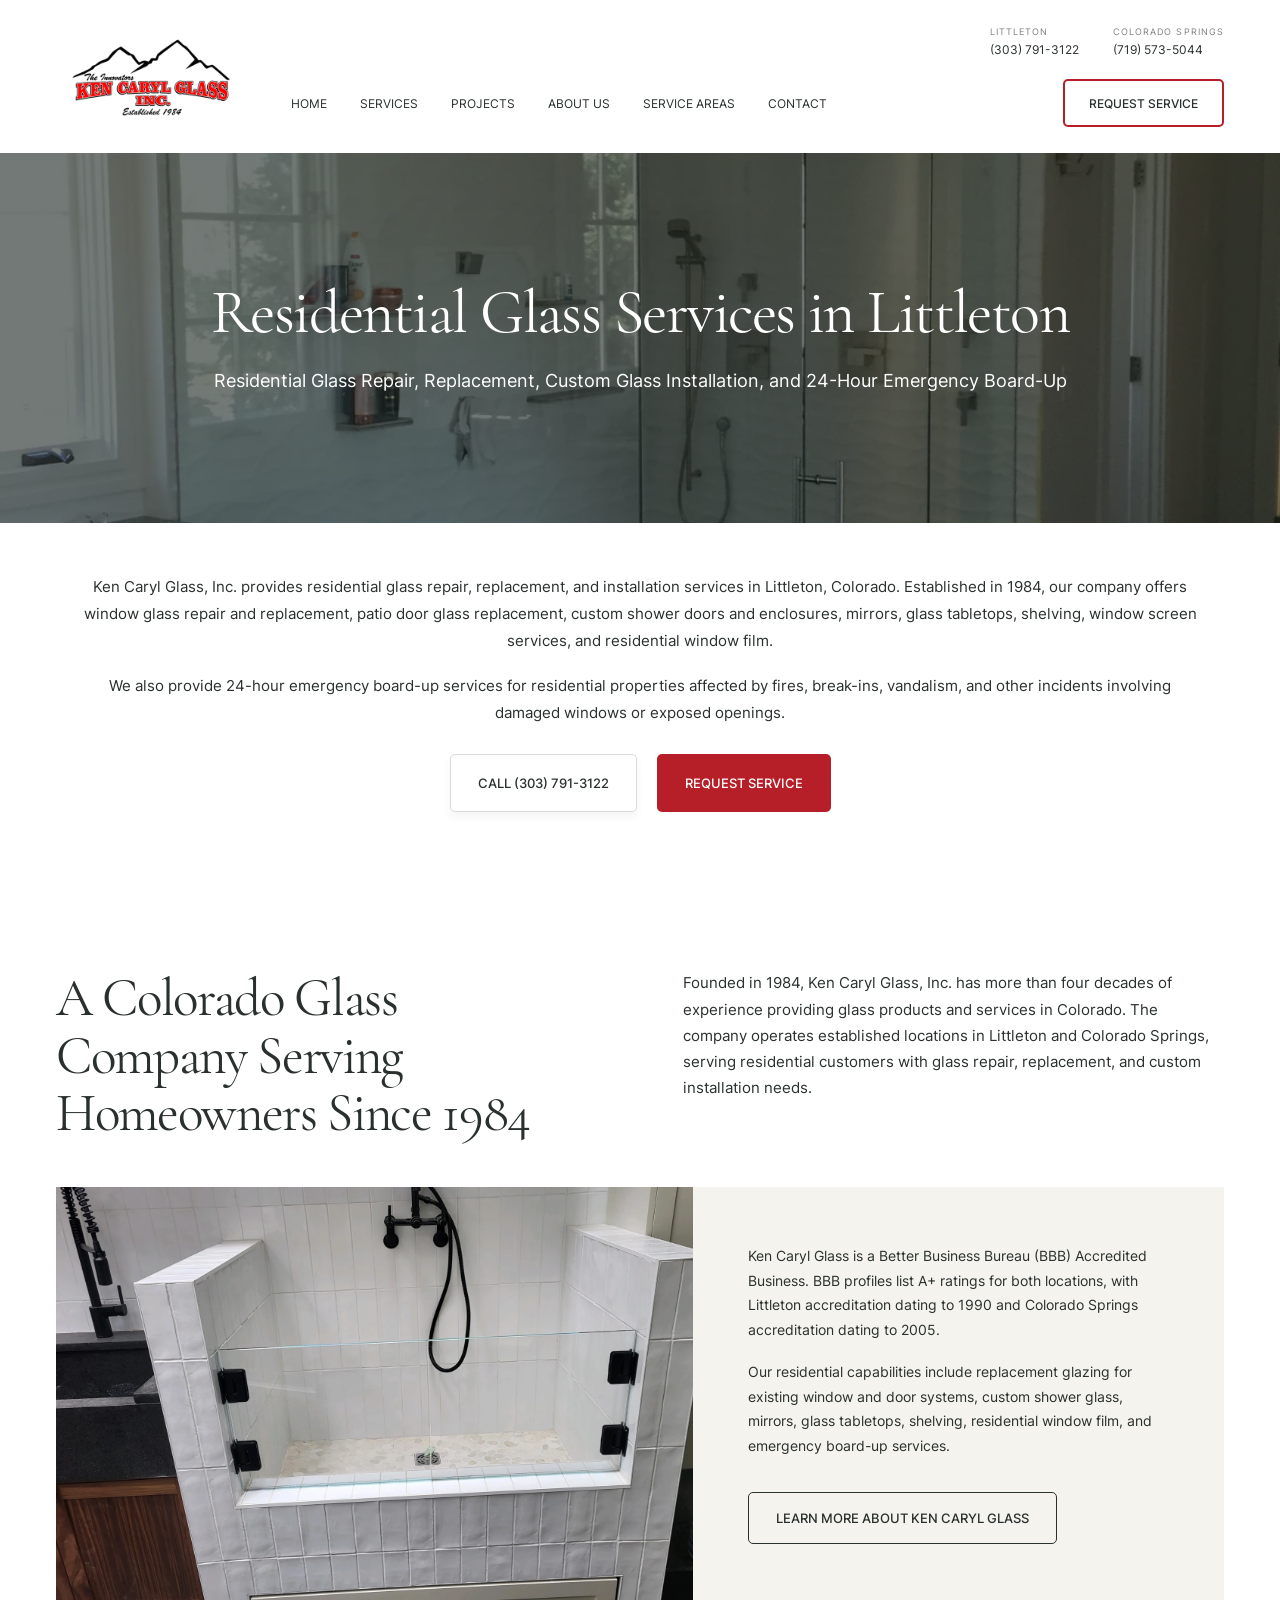
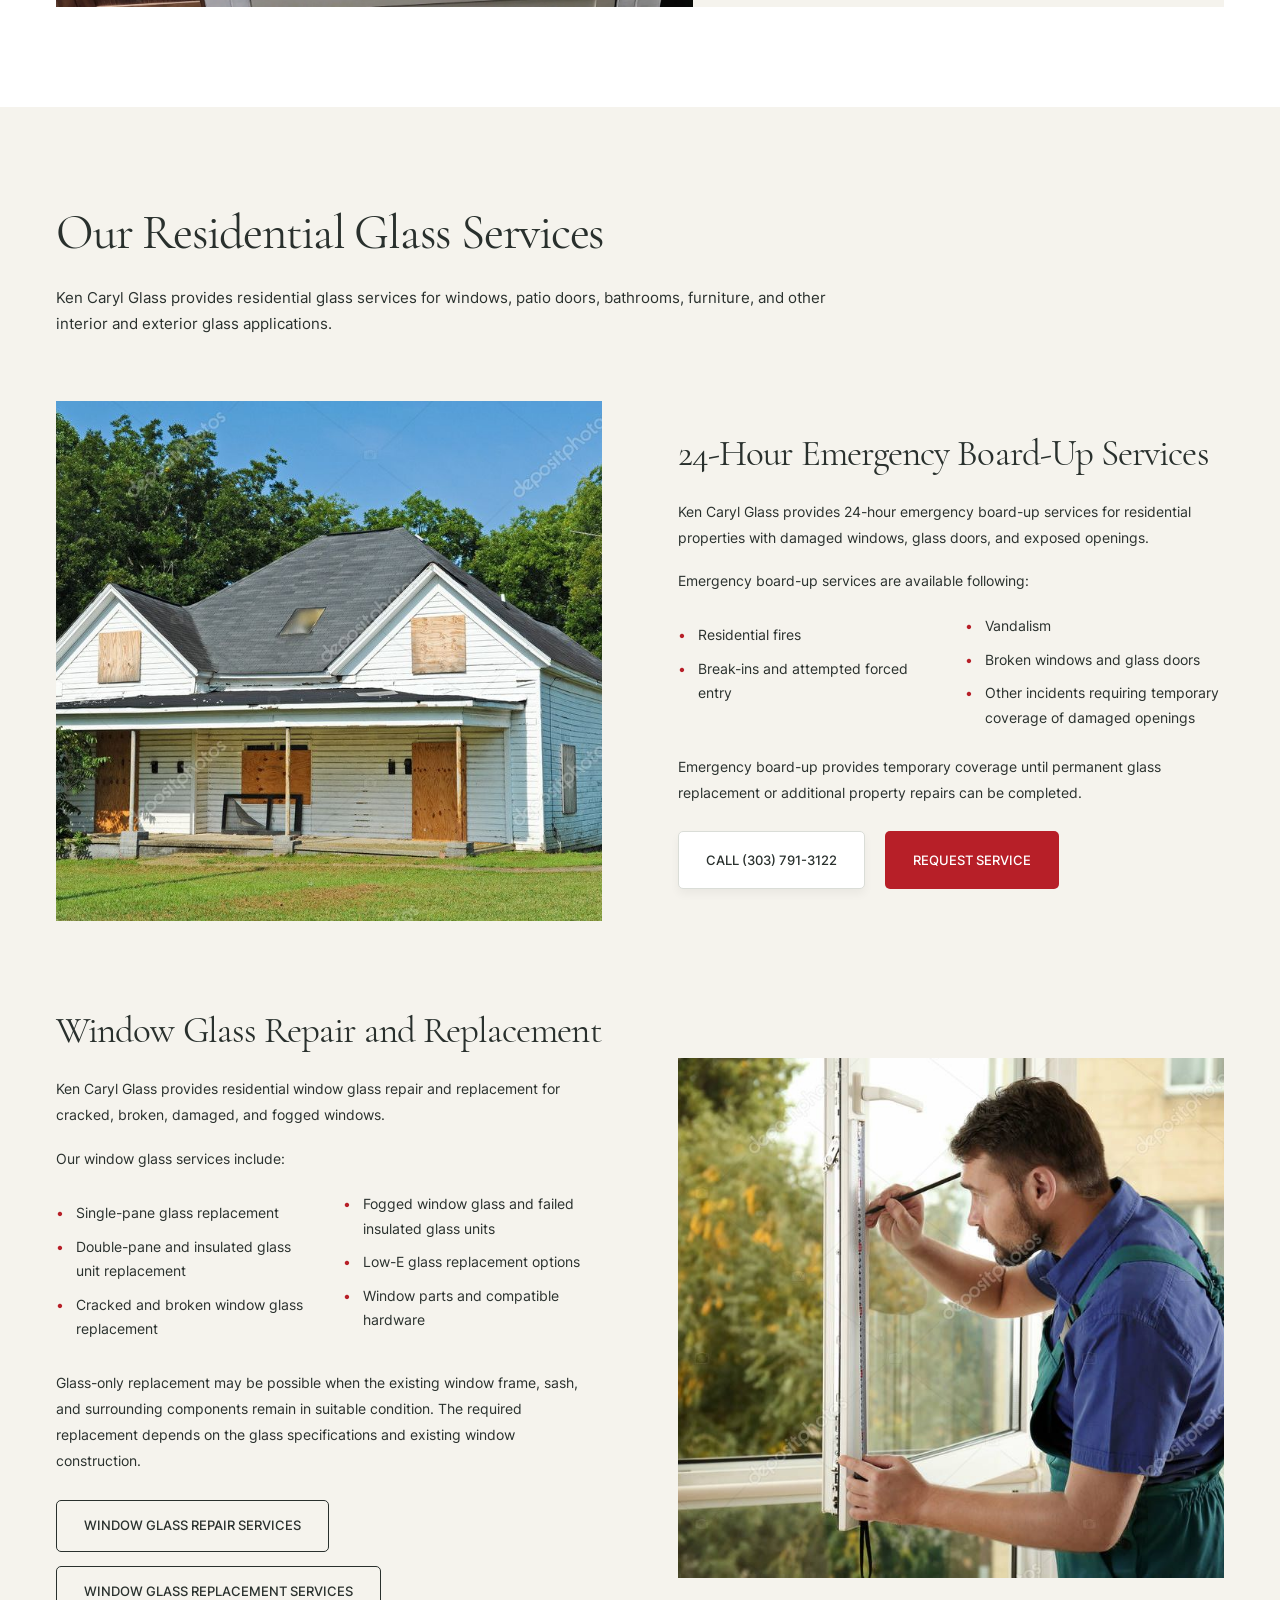
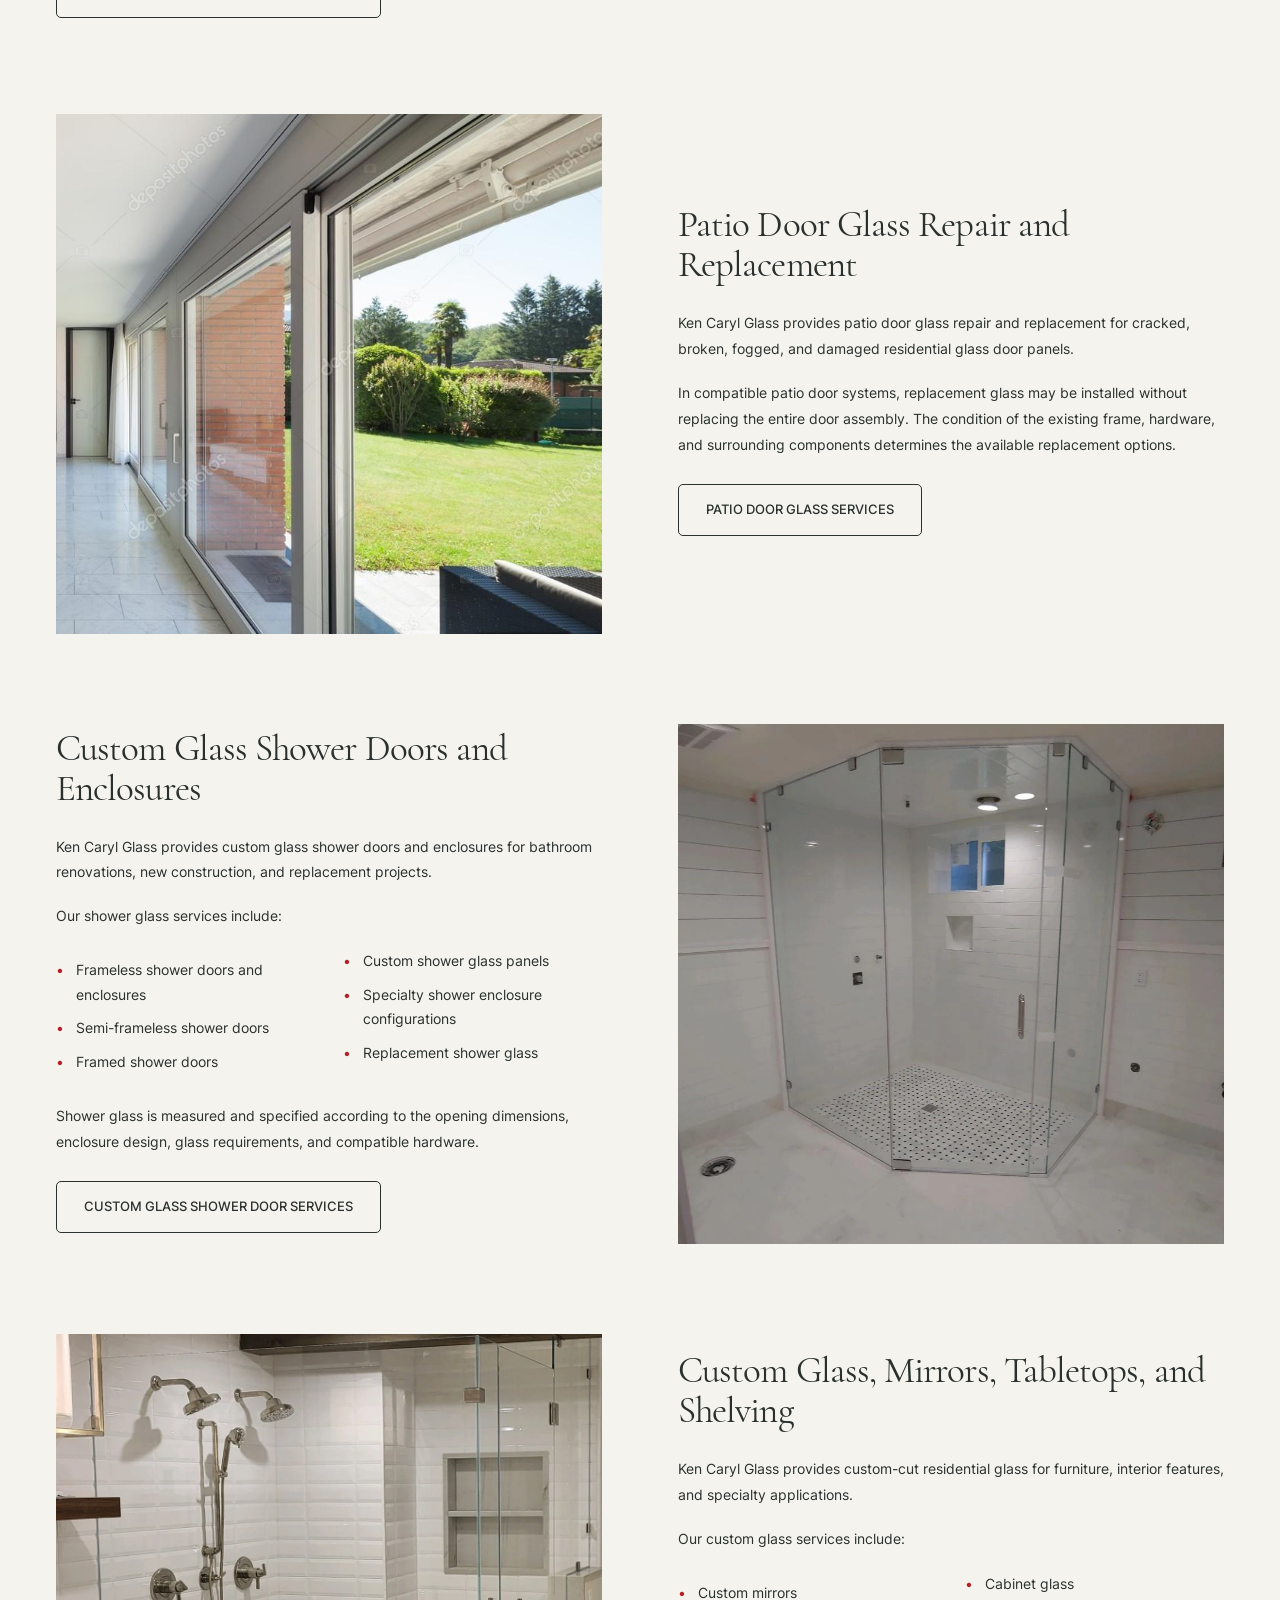
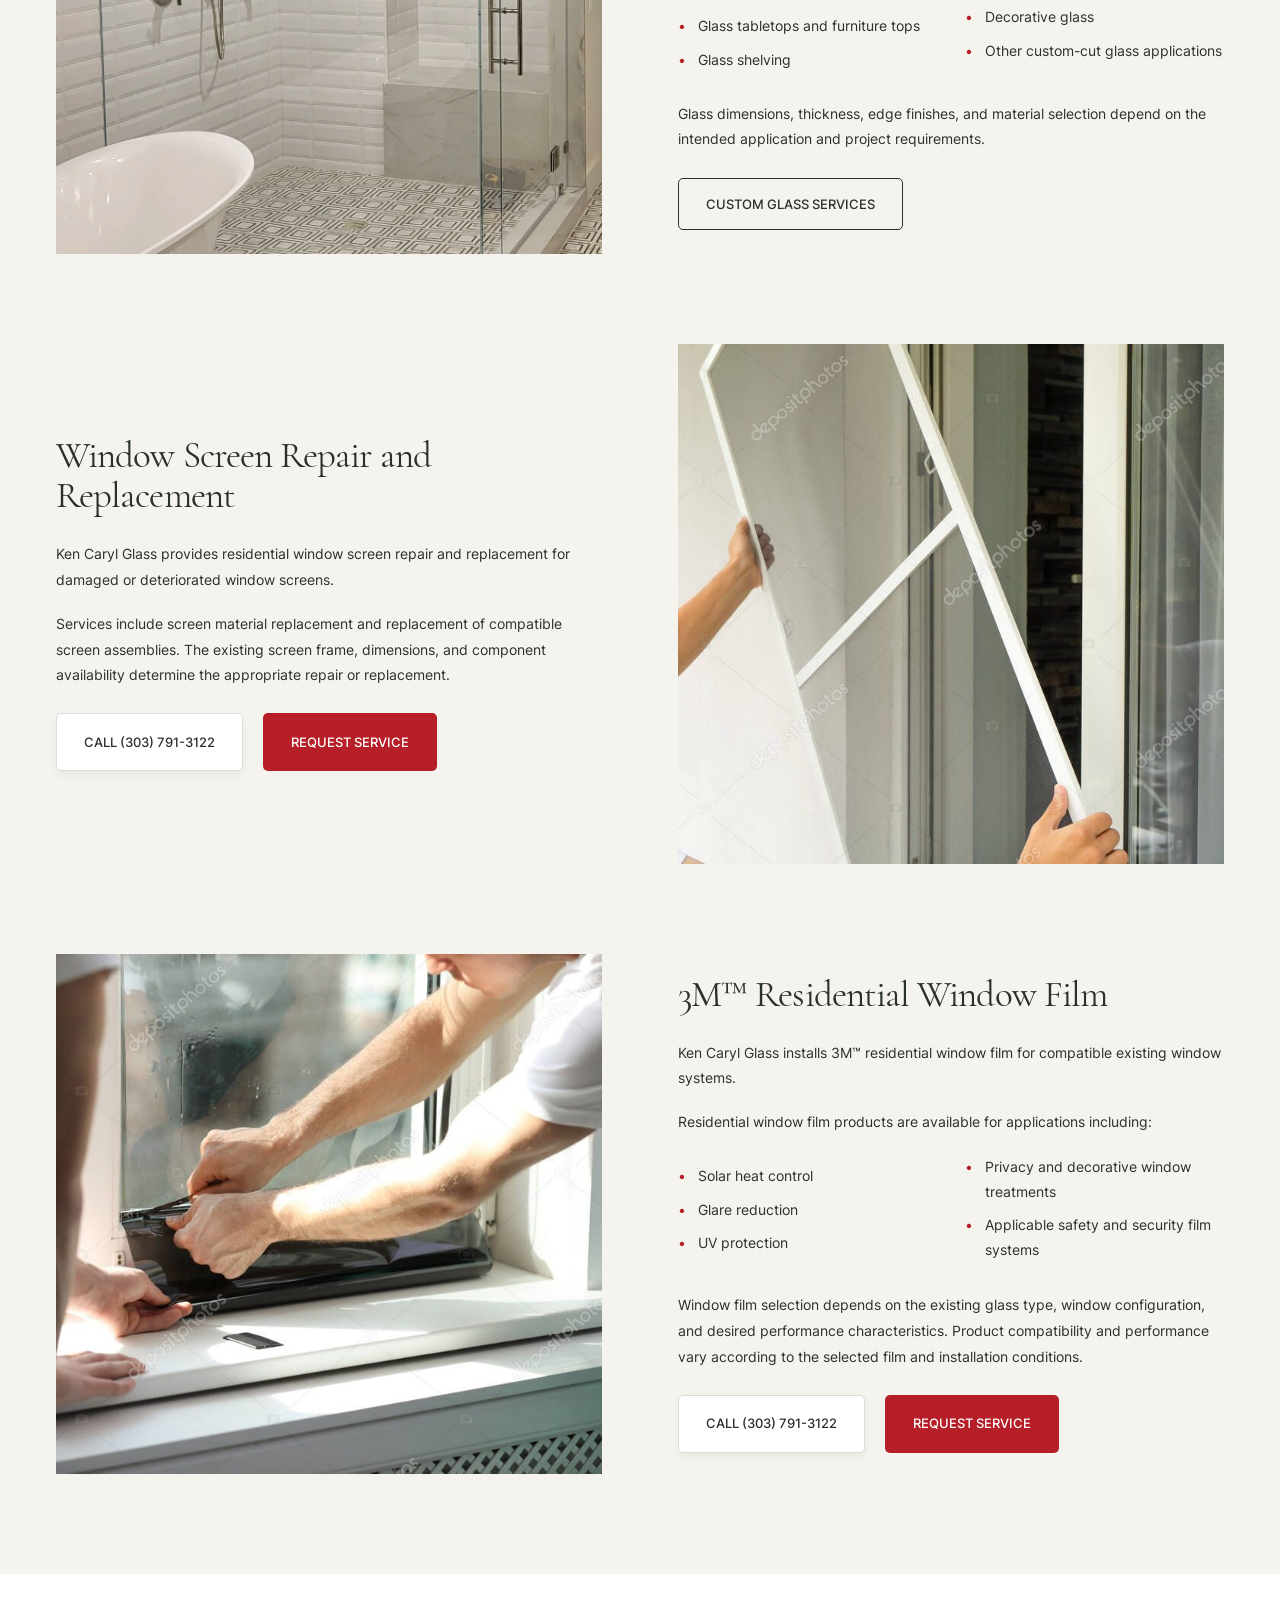
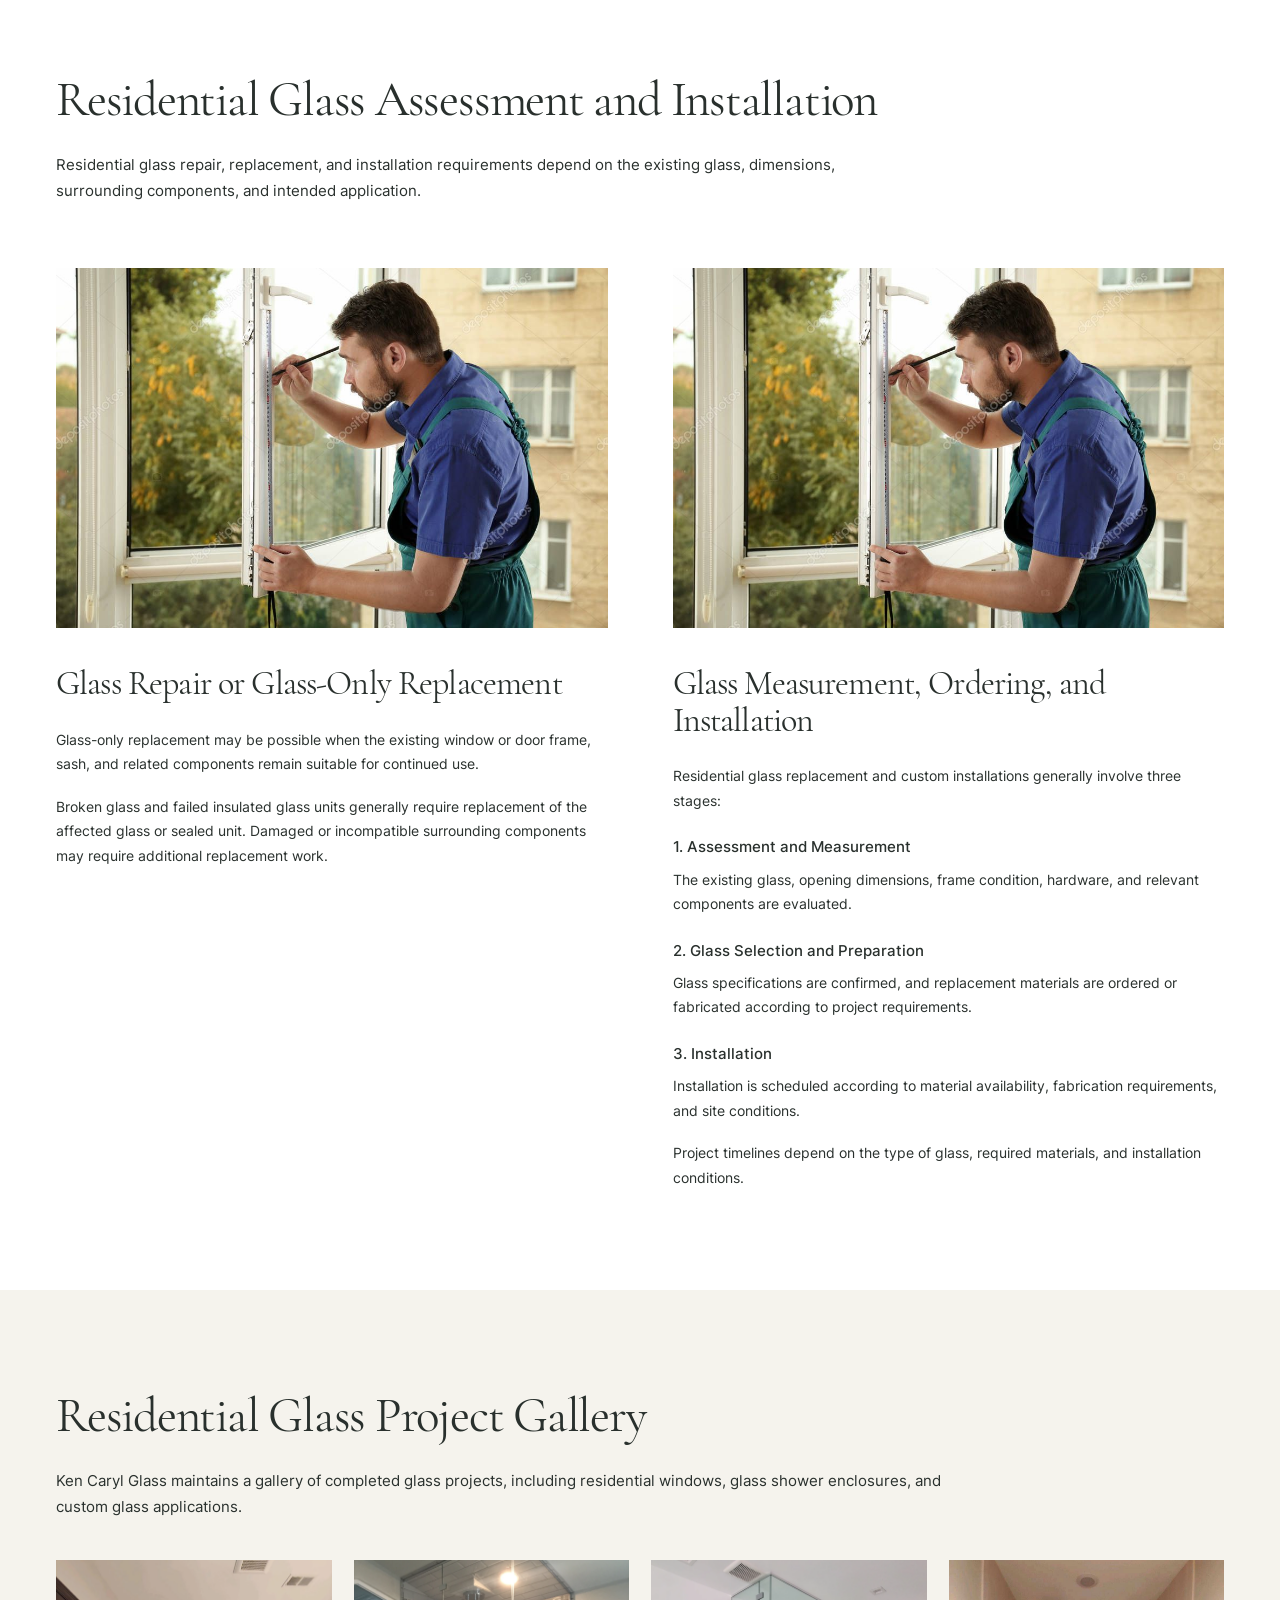
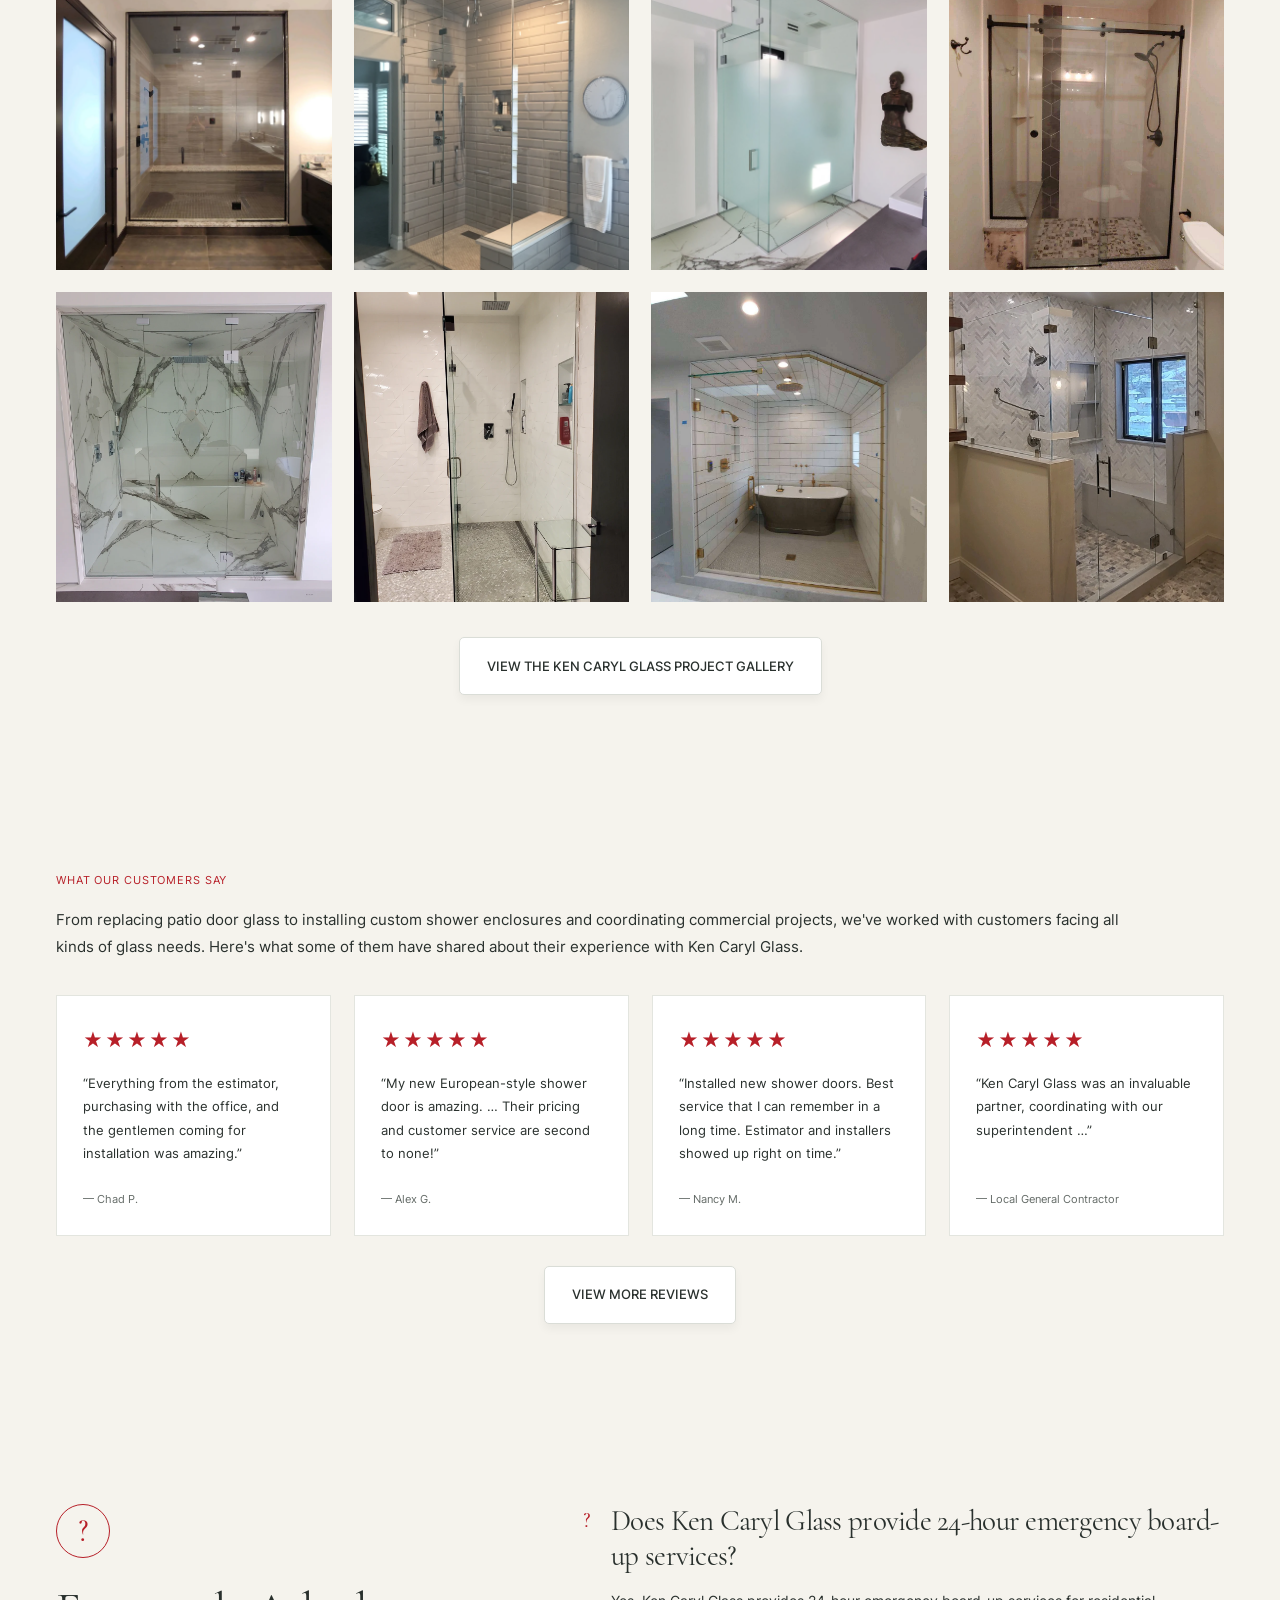
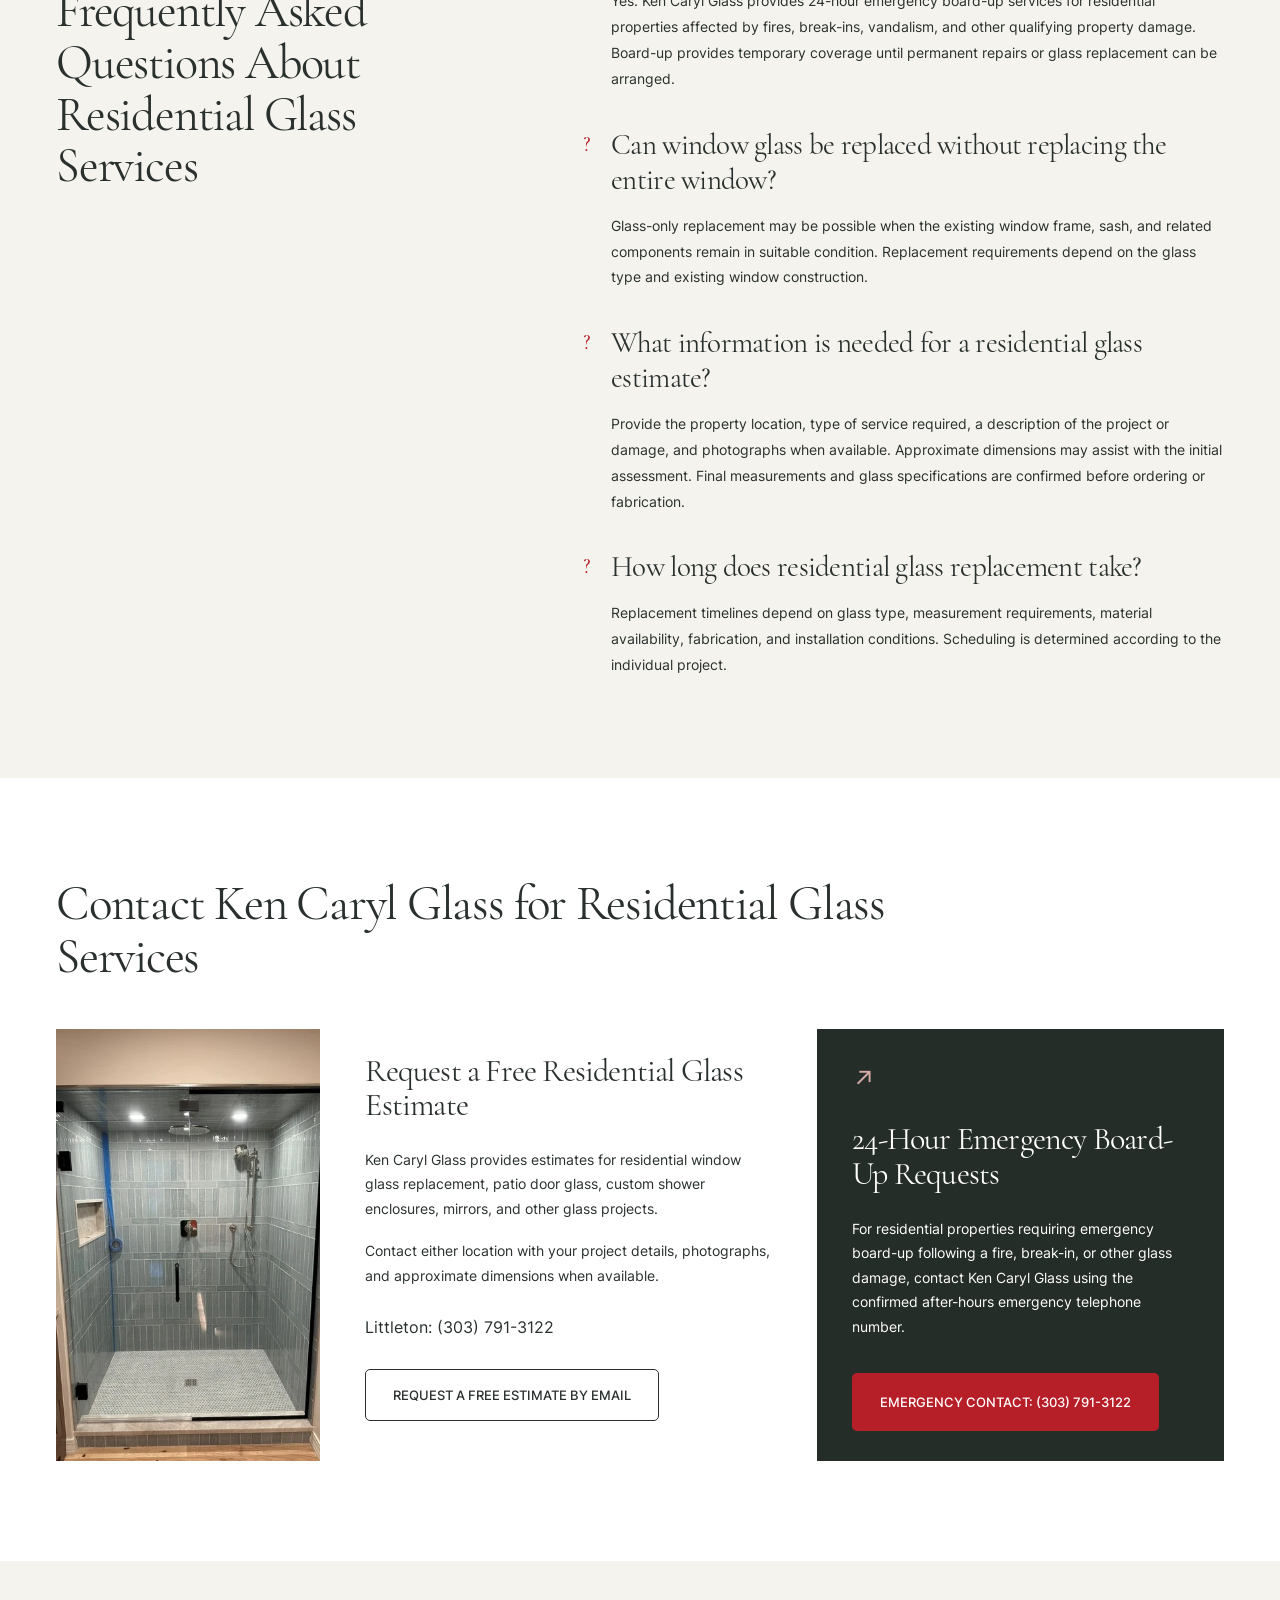
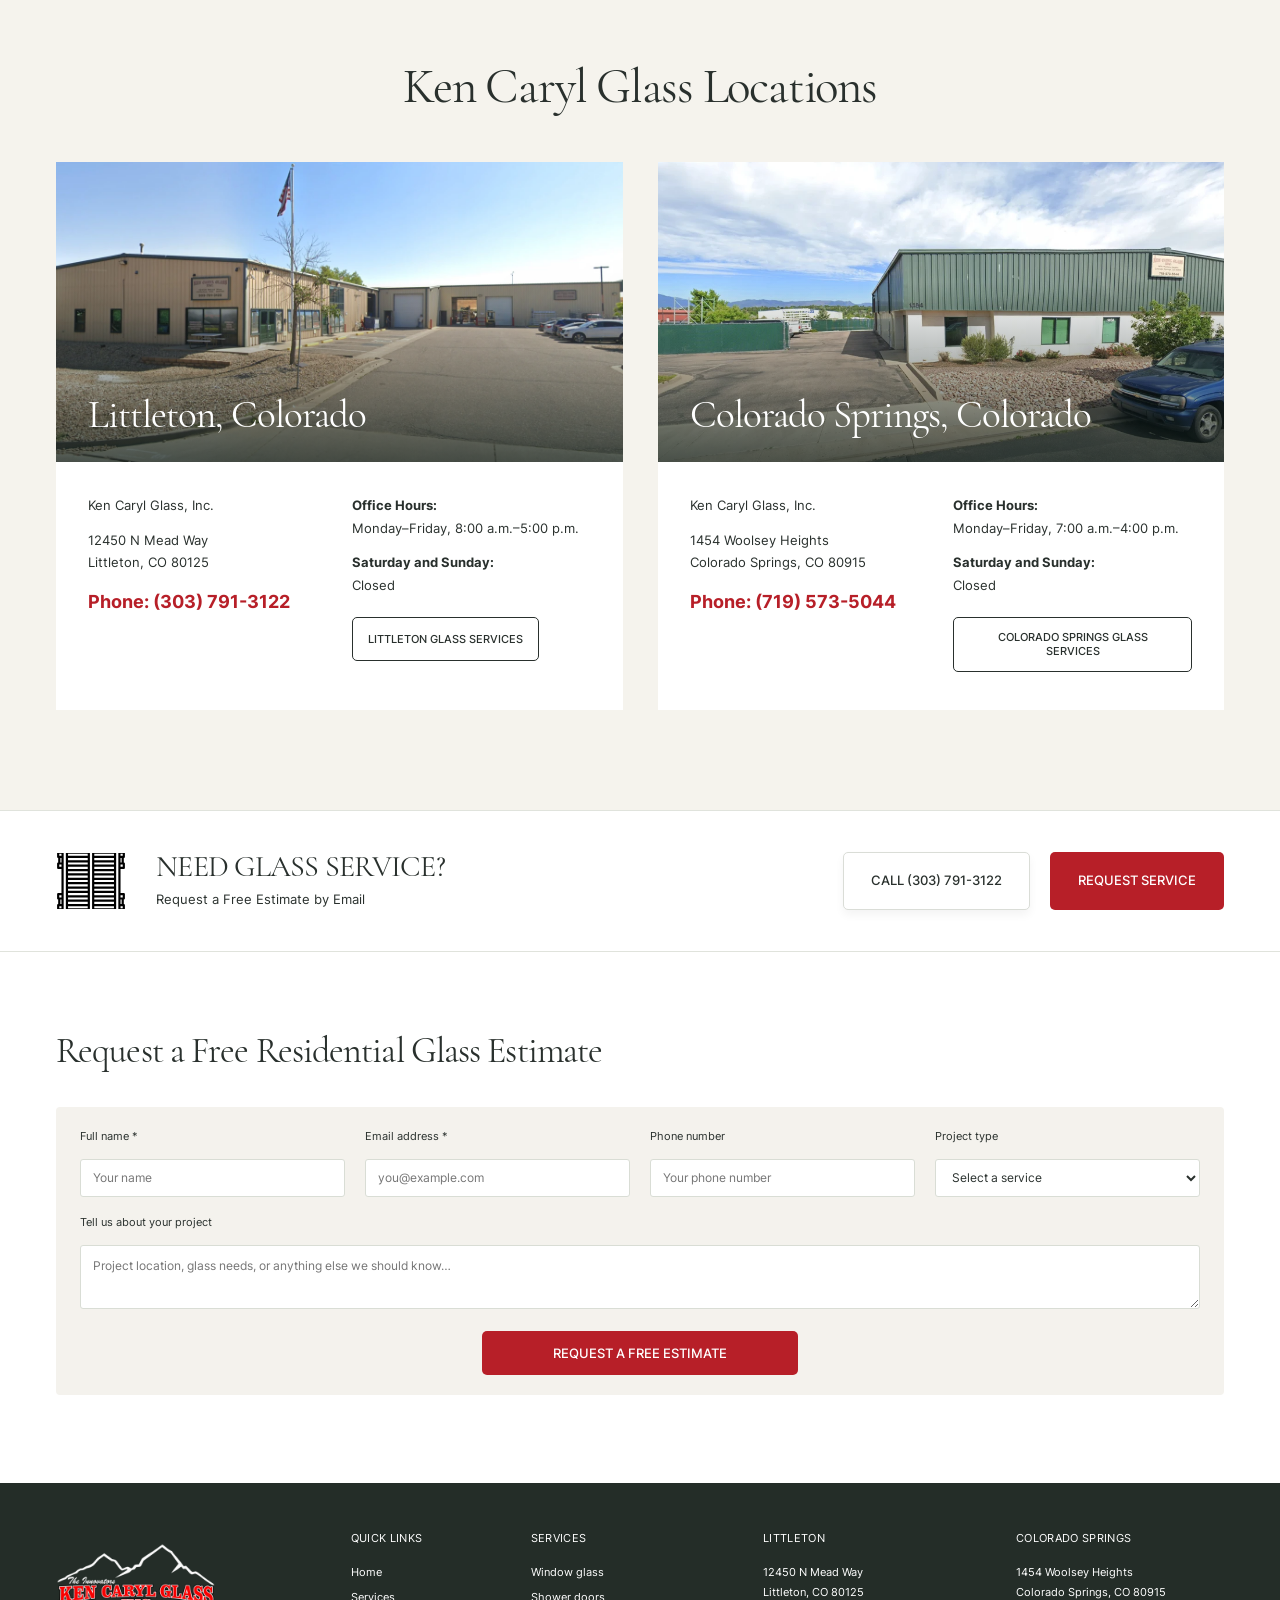
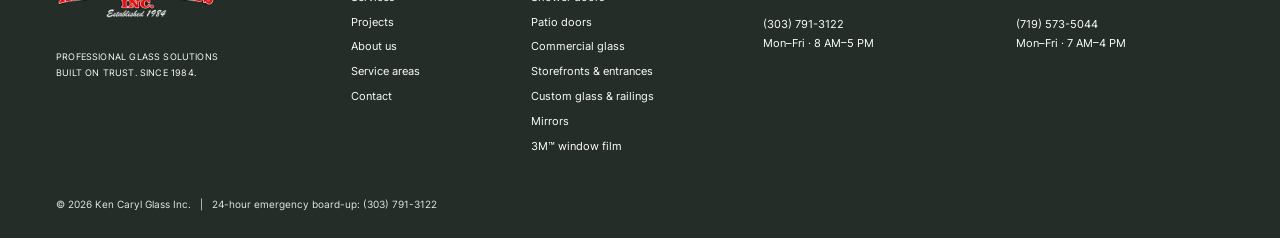
<file: Service Pages/residential-glass-v2/index.html>
<!doctype html><html lang="en"><head><meta charset="utf-8"><meta name="viewport" content="width=device-width, initial-scale=1"><title>Residential Glass V2 | Ken Caryl Glass</title><link rel="stylesheet" href="styles.css"></head><body><header class="site-header"><div class="wrap header-row"><a class="brand" href="https://www.kcglassinc.com/" aria-label="Ken Caryl Glass home"><img class="" src="../../assets/service-logo.png" alt="Ken Caryl Glass, Inc. — Established 1984" loading="eager"></a><div class="header-right"><div class="phones"><a href="tel:3037913122"><span>LITTLETON</span>(303) 791-3122</a><a href="tel:7195735044"><span>COLORADO SPRINGS</span>(719) 573-5044</a></div><div class="navigation"><nav aria-label="Main navigation"><a href="https://www.kcglassinc.com/">Home</a><a href="#services">Services</a><a href="#gallery">Projects</a><a href="#about">About us</a><a href="#locations">Service areas</a><a href="#contact">Contact</a></nav><a class="button header-cta" href="#contact">REQUEST SERVICE</a></div></div></div></header><main><section class="hero"><div class="hero-picture"><img class="" src="../../assets/hero.webp" alt="Client residential project featuring a frameless glass shower enclosure" loading="eager"></div><div class="wrap"><div class="hero-copy"><h1>Residential Glass Services in Littleton</h1><p class="">Residential Glass Repair, Replacement, Custom Glass Installation, and 24-Hour Emergency Board-Up</p></div></div></section><section class="intro intro-centered"><div class="wrap"><div class="intro-paragraphs"><p>Ken Caryl Glass, Inc. provides residential glass repair, replacement, and installation services in Littleton, Colorado. Established in 1984, our company offers window glass repair and replacement, patio door glass replacement, custom shower doors and enclosures, mirrors, glass tabletops, shelving, window screen services, and residential window film.</p><p>We also provide 24-hour emergency board-up services for residential properties affected by fires, break-ins, vandalism, and other incidents involving damaged windows or exposed openings.</p></div><div class="actions"><a class="button secondary" href="tel:3037913122">CALL (303) 791-3122</a><a class="button primary" href="#contact">REQUEST SERVICE</a></div></div></section><section class="section company-v2" id="about"><div class="wrap"><div class="company-heading"><h2>A Colorado Glass Company Serving Homeowners Since 1984</h2><div><p>Founded in 1984, Ken Caryl Glass, Inc. has more than four decades of experience providing glass products and services in Colorado. The company operates established locations in Littleton and Colorado Springs, serving residential customers with glass repair, replacement, and custom installation needs.</p></div></div><div class="company-story"><div class="company-image"><img class="" src="../../assets/client-shower-detail-v2.webp" alt="Client residential glass installation"></div><div class="company-story-copy"><p>Ken Caryl Glass is a Better Business Bureau (BBB) Accredited Business. BBB profiles list A+ ratings for both locations, with Littleton accreditation dating to 1990 and Colorado Springs accreditation dating to 2005.</p><p>Our residential capabilities include replacement glazing for existing window and door systems, custom shower glass, mirrors, glass tabletops, shelving, residential window film, and emergency board-up services.</p><a class="button doc-cta" href="https://www.kcglassinc.com/about-us/">Learn More About Ken Caryl Glass</a></div></div></div></section><section class="section service-family" id="services" aria-labelledby="services-title"><div class="wrap"><div class="v2-heading"><h2 id="services-title">Our Residential Glass Services</h2><p>Ken Caryl Glass provides residential glass services for windows, patio doors, bathrooms, furniture, and other interior and exterior glass applications.</p></div><div class="service-stack"><article class="service-item"><div class="service-visual"><img class="" src="../../assets/depositphotos_31426717_watermarked.jpg" alt="Boarded windows on a residential property"></div><div class="service-copy"><h3>24-Hour Emergency Board-Up Services</h3><p>Ken Caryl Glass provides 24-hour emergency board-up services for residential properties with damaged windows, glass doors, and exposed openings.</p><p>Emergency board-up services are available following:</p><ul><li>Residential fires</li><li>Break-ins and attempted forced entry</li><li>Vandalism</li><li>Broken windows and glass doors</li><li>Other incidents requiring temporary coverage of damaged openings</li></ul><p>Emergency board-up provides temporary coverage until permanent glass replacement or additional property repairs can be completed.</p><div class="actions"><a class="button secondary" href="tel:3037913122">CALL (303) 791-3122</a><a class="button primary" href="#contact">REQUEST SERVICE</a></div></div></article><article class="service-item"><div class="service-visual"><img class="" src="../../assets/depositphotos_227884362_watermarked.jpg" alt="Worker fitting a residential window"></div><div class="service-copy"><h3>Window Glass Repair and Replacement</h3><p>Ken Caryl Glass provides residential window glass repair and replacement for cracked, broken, damaged, and fogged windows.</p><p>Our window glass services include:</p><ul><li>Single-pane glass replacement</li><li>Double-pane and insulated glass unit replacement</li><li>Cracked and broken window glass replacement</li><li>Fogged window glass and failed insulated glass units</li><li>Low-E glass replacement options</li><li>Window parts and compatible hardware</li></ul><p>Glass-only replacement may be possible when the existing window frame, sash, and surrounding components remain in suitable condition. The required replacement depends on the glass specifications and existing window construction.</p><a class="button doc-cta" href="https://www.kcglassinc.com/glass-window-repair/">Window Glass Repair Services</a><a class="button doc-cta" href="https://www.kcglassinc.com/glass-window-replacement/">Window Glass Replacement Services</a></div></article><article class="service-item"><div class="service-visual"><img class="" src="../../assets/depositphotos_120107060_watermarked.jpg" alt="Residential glass doors opening to an outdoor area"></div><div class="service-copy"><h3>Patio Door Glass Repair and Replacement</h3><p>Ken Caryl Glass provides patio door glass repair and replacement for cracked, broken, fogged, and damaged residential glass door panels.</p><p>In compatible patio door systems, replacement glass may be installed without replacing the entire door assembly. The condition of the existing frame, hardware, and surrounding components determines the available replacement options.</p><a class="button doc-cta" href="https://www.kcglassinc.com/glass-patio-door-services/">Patio Door Glass Services</a></div></article><article class="service-item"><div class="service-visual"><img class="" src="../../assets/shower.webp" alt="Client custom glass shower enclosure"></div><div class="service-copy"><h3>Custom Glass Shower Doors and Enclosures</h3><p>Ken Caryl Glass provides custom glass shower doors and enclosures for bathroom renovations, new construction, and replacement projects.</p><p>Our shower glass services include:</p><ul><li>Frameless shower doors and enclosures</li><li>Semi-frameless shower doors</li><li>Framed shower doors</li><li>Custom shower glass panels</li><li>Specialty shower enclosure configurations</li><li>Replacement shower glass</li></ul><p>Shower glass is measured and specified according to the opening dimensions, enclosure design, glass requirements, and compatible hardware.</p><a class="button doc-cta" href="https://www.kcglassinc.com/glass-shower-door-services/">Custom Glass Shower Door Services</a></div></article><article class="service-item"><div class="service-visual"><img class="" src="../../assets/detail.webp" alt="Custom glass panels in a client bathroom"></div><div class="service-copy"><h3>Custom Glass, Mirrors, Tabletops, and Shelving</h3><p>Ken Caryl Glass provides custom-cut residential glass for furniture, interior features, and specialty applications.</p><p>Our custom glass services include:</p><ul><li>Custom mirrors</li><li>Glass tabletops and furniture tops</li><li>Glass shelving</li><li>Cabinet glass</li><li>Decorative glass</li><li>Other custom-cut glass applications</li></ul><p>Glass dimensions, thickness, edge finishes, and material selection depend on the intended application and project requirements.</p><a class="button doc-cta" href="https://www.kcglassinc.com/custom-glass-services/">Custom Glass Services</a></div></article><article class="service-item"><div class="service-visual"><img class="" src="../../assets/depositphotos_401867566_watermarked.jpg" alt="Worker installing window screen mesh"></div><div class="service-copy"><h3>Window Screen Repair and Replacement</h3><p>Ken Caryl Glass provides residential window screen repair and replacement for damaged or deteriorated window screens.</p><p>Services include screen material replacement and replacement of compatible screen assemblies. The existing screen frame, dimensions, and component availability determine the appropriate repair or replacement.</p><div class="actions"><a class="button secondary" href="tel:3037913122">CALL (303) 791-3122</a><a class="button primary" href="#contact">REQUEST SERVICE</a></div></div></article><article class="service-item"><div class="service-visual"><img class="" src="../../assets/depositphotos_363274146_watermarked.jpg" alt="Professional applying window film indoors"></div><div class="service-copy"><h3>3M™ Residential Window Film</h3><p>Ken Caryl Glass installs 3M™ residential window film for compatible existing window systems.</p><p>Residential window film products are available for applications including:</p><ul><li>Solar heat control</li><li>Glare reduction</li><li>UV protection</li><li>Privacy and decorative window treatments</li><li>Applicable safety and security film systems</li></ul><p>Window film selection depends on the existing glass type, window configuration, and desired performance characteristics. Product compatibility and performance vary according to the selected film and installation conditions.</p><div class="actions"><a class="button secondary" href="tel:3037913122">CALL (303) 791-3122</a><a class="button primary" href="#contact">REQUEST SERVICE</a></div></div></article></div></div></section><section class="section" id="assessment"><div class="wrap"><div class="v2-heading"><h2>Residential Glass Assessment and Installation</h2><p>Residential glass repair, replacement, and installation requirements depend on the existing glass, dimensions, surrounding components, and intended application.</p></div><div class="assessment-v2"><article><img class="" src="../../assets/depositphotos_227884362_watermarked.jpg" alt="Residential glass and frame assessment"><h3>Glass Repair or Glass-Only Replacement</h3><p>Glass-only replacement may be possible when the existing window or door frame, sash, and related components remain suitable for continued use.</p><p>Broken glass and failed insulated glass units generally require replacement of the affected glass or sealed unit. Damaged or incompatible surrounding components may require additional replacement work.</p></article><article><img class="" src="../../assets/depositphotos_227884362_watermarked.jpg" alt="Window measurement and installation work"><h3>Glass Measurement, Ordering, and Installation</h3><p>Residential glass replacement and custom installations generally involve three stages:</p><h4>1. Assessment and Measurement</h4><p>The existing glass, opening dimensions, frame condition, hardware, and relevant components are evaluated.</p><h4>2. Glass Selection and Preparation</h4><p>Glass specifications are confirmed, and replacement materials are ordered or fabricated according to project requirements.</p><h4>3. Installation</h4><p>Installation is scheduled according to material availability, fabrication requirements, and site conditions.</p><p>Project timelines depend on the type of glass, required materials, and installation conditions.</p></article></div></div></section><section class="section cream gallery" id="gallery"><div class="wrap"><div class="gallery-head"><h2>Residential Glass Project Gallery</h2><p class="">Ken Caryl Glass maintains a gallery of completed glass projects, including residential windows, glass shower enclosures, and custom glass applications.</p></div><div class="gallery-expanded"><figure><img class="" src="../../assets/gallery1.webp" alt="Ken Caryl Glass client residential glass project"></figure><figure><img class="" src="../../assets/gallery2.webp" alt="Ken Caryl Glass client residential glass project"></figure><figure><img class="" src="../../assets/gallery3.webp" alt="Ken Caryl Glass client residential glass project"></figure><figure><img class="" src="../../assets/gallery4.webp" alt="Ken Caryl Glass client residential glass project"></figure><figure><img class="" src="../../assets/client-gallery-enclosure-v2.webp" alt="Ken Caryl Glass client residential glass project"></figure><figure><img class="" src="../../assets/client-gallery-shower-v2.webp" alt="Ken Caryl Glass client residential glass project"></figure><figure><img class="" src="../../assets/client-gallery-custom-glass-v2.webp" alt="Ken Caryl Glass client residential glass project"></figure><figure><img class="" src="../../assets/client-gallery-bathroom-v2.webp" alt="Ken Caryl Glass client residential glass project"></figure></div><div class="actions"><a class="button secondary" href="https://www.kcglassinc.com/gallery/">View the Ken Caryl Glass Project Gallery</a></div></div></section><section class="section cream reviews"><div class="wrap"><div class="reviews-intro"><h2 class="reviews-title">WHAT OUR CUSTOMERS SAY</h2><p>From replacing patio door glass to installing custom shower enclosures and coordinating commercial projects, we've worked with customers facing all kinds of glass needs. Here's what some of them have shared about their experience with Ken Caryl Glass.</p></div><div class="review-grid"><article class="review"><div class="stars" aria-label="5 stars">★★★★★</div><blockquote>“Everything from the estimator, purchasing with the office, and the gentlemen coming for installation was amazing.”</blockquote><cite>— Chad P.</cite></article><article class="review"><div class="stars" aria-label="5 stars">★★★★★</div><blockquote>“My new European-style shower door is amazing. … Their pricing and customer service are second to none!”</blockquote><cite>— Alex G.</cite></article><article class="review"><div class="stars" aria-label="5 stars">★★★★★</div><blockquote>“Installed new shower doors. Best service that I can remember in a long time. Estimator and installers showed up right on time.”</blockquote><cite>— Nancy M.</cite></article><article class="review"><div class="stars" aria-label="5 stars">★★★★★</div><blockquote>“Ken Caryl Glass was an invaluable partner, coordinating with our superintendent …”</blockquote><cite>— Local General Contractor</cite></article></div><div class="actions"><a class="button secondary" href="https://www.kcglassinc.com/">View more reviews</a></div></div></section><section class="section faq-v2"><div class="wrap faq-layout"><div class="faq-intro"><span class="question-icon" aria-hidden="true">?</span><h2>Frequently Asked Questions About Residential Glass Services</h2></div><div class="faq-answers"><article><span class="faq-mark" aria-hidden="true">?</span><div><h3>Does Ken Caryl Glass provide 24-hour emergency board-up services?</h3><p>Yes. Ken Caryl Glass provides 24-hour emergency board-up services for residential properties affected by fires, break-ins, vandalism, and other qualifying property damage. Board-up provides temporary coverage until permanent repairs or glass replacement can be arranged.</p></div></article><article><span class="faq-mark" aria-hidden="true">?</span><div><h3>Can window glass be replaced without replacing the entire window?</h3><p>Glass-only replacement may be possible when the existing window frame, sash, and related components remain in suitable condition. Replacement requirements depend on the glass type and existing window construction.</p></div></article><article><span class="faq-mark" aria-hidden="true">?</span><div><h3>What information is needed for a residential glass estimate?</h3><p>Provide the property location, type of service required, a description of the project or damage, and photographs when available. Approximate dimensions may assist with the initial assessment. Final measurements and glass specifications are confirmed before ordering or fabrication.</p></div></article><article><span class="faq-mark" aria-hidden="true">?</span><div><h3>How long does residential glass replacement take?</h3><p>Replacement timelines depend on glass type, measurement requirements, material availability, fabrication, and installation conditions. Scheduling is determined according to the individual project.</p></div></article></div></div></section><section class="section contact-options" id="contact-information"><div class="wrap"><h2>Contact Ken Caryl Glass for Residential Glass Services</h2><div class="contact-options-grid"><div class="contact-project-photo"><img class="" src="../../assets/client-residential-project-v2.webp" alt="Residential glass project supplied by Ken Caryl Glass"></div><div class="estimate-copy"><h3>Request a Free Residential Glass Estimate</h3><p>Ken Caryl Glass provides estimates for residential window glass replacement, patio door glass, custom shower enclosures, mirrors, and other glass projects.</p><p>Contact either location with your project details, photographs, and approximate dimensions when available.</p><a class="contact-phone" href="tel:3037913122">Littleton: (303) 791-3122</a><a class="button doc-cta" href="#contact">Request a Free Estimate by Email</a></div><aside class="emergency-copy"><span class="contact-symbol" aria-hidden="true">↗</span><h3>24-Hour Emergency Board-Up Requests</h3><p>For residential properties requiring emergency board-up following a fire, break-in, or other glass damage, contact Ken Caryl Glass using the confirmed after-hours emergency telephone number.</p><a class="button primary emergency-cta" href="tel:3037913122">EMERGENCY CONTACT: (303) 791-3122</a></aside></div></div></section><section class="section office-section" id="locations"><div class="wrap"><h2>Ken Caryl Glass Locations</h2><div class="office-panels"><article class="office-panel"><div class="office-photo"><img class="" src="../../assets/littleton.webp" alt="Littleton, Colorado client office photograph"><h3>Littleton, Colorado</h3></div><div class="office-details"><div><p>Ken Caryl Glass, Inc.</p><p>12450 N Mead Way<br>Littleton, CO 80125</p><a class="office-phone" href="tel:3037913122">Phone: (303) 791-3122</a></div><div class="office-hours"><p><strong>Office Hours:</strong><br>Monday–Friday, 8:00 a.m.–5:00 p.m.</p><p><strong>Saturday and Sunday:</strong><br>Closed</p><a class="button doc-cta" href="https://www.kcglassinc.com/glass-company-littleton-co/">Littleton Glass Services</a></div></div></article><article class="office-panel"><div class="office-photo"><img class="" src="../../assets/springs.webp" alt="Colorado Springs, Colorado client office photograph"><h3>Colorado Springs, Colorado</h3></div><div class="office-details"><div><p>Ken Caryl Glass, Inc.</p><p>1454 Woolsey Heights<br>Colorado Springs, CO 80915</p><a class="office-phone" href="tel:7195735044">Phone: (719) 573-5044</a></div><div class="office-hours"><p><strong>Office Hours:</strong><br>Monday–Friday, 7:00 a.m.–4:00 p.m.</p><p><strong>Saturday and Sunday:</strong><br>Closed</p><a class="button doc-cta" href="https://www.kcglassinc.com/glass-company-colorado-springs-co/">Colorado Springs Glass Services</a></div></div></article></div></div></section><section class="ribbon"><div class="wrap"><div class="ribbon-label"><img class="mountain" alt="" src="../../assets/window.svg"><div><h3>NEED GLASS SERVICE?</h3><p class="">Request a Free Estimate by Email</p></div></div><div class="actions "><a class="button secondary" href="tel:3037913122">CALL (303) 791-3122</a><a class="button primary" href="#contact">REQUEST SERVICE</a></div></div></section><section class="bottom-estimate" id="contact"><div class="wrap"><div class="bottom-estimate-heading"><h2>Request a Free Residential Glass Estimate</h2></div><form aria-label="Residential glass estimate mockup"><div class="fields"><label>Full name *<input name="name" autocomplete="name" placeholder="Your name" required></label><label>Email address *<input type="email" name="email" autocomplete="email" placeholder="you@example.com" required></label><label>Phone number<input type="tel" name="phone" autocomplete="tel" placeholder="Your phone number"></label><label>Project type<select name="service"><option>Select a service</option><option>Window glass</option><option>Patio door glass</option><option>Shower glass</option><option>Custom glass</option><option>Window screens</option><option>Window film</option></select></label></div><label class="message">Tell us about your project<textarea name="message" placeholder="Project location, glass needs, or anything else we should know…"></textarea></label><div class="actions"><button class="button primary" type="button">REQUEST A FREE ESTIMATE</button></div></form></div></section></main><footer class="footer"><div class="wrap"><div class="footer-grid"><div class="footer-signature"><img class="footer-brand" src="../../assets/logo-white.png" alt="Ken Caryl Glass" loading="eager"><p class="tagline">PROFESSIONAL GLASS SOLUTIONS<br>BUILT ON TRUST. SINCE 1984.</p></div><div><h4>Quick links</h4><nav><a href="https://www.kcglassinc.com/">Home</a><a href="#services">Services</a><a href="#gallery">Projects</a><a href="#about">About us</a><a href="#locations">Service areas</a><a href="#contact">Contact</a></nav></div><div><h4>Services</h4><nav><a href="#services">Window glass</a><a href="#services">Shower doors</a><a href="#services">Patio doors</a><a href="#services">Commercial glass</a><a href="#services">Storefronts &amp; entrances</a><a href="#services">Custom glass &amp; railings</a><a href="#services">Mirrors</a><a href="#services">3M™ window film</a></nav></div><div><h4>Littleton</h4><p>12450 N Mead Way<br>Littleton, CO 80125</p><p><a href="tel:3037913122">(303) 791-3122</a><br>Mon–Fri · 8 AM–5 PM</p></div><div><h4>Colorado Springs</h4><p>1454 Woolsey Heights<br>Colorado Springs, CO 80915</p><p><a href="tel:7195735044">(719) 573-5044</a><br>Mon–Fri · 7 AM–4 PM</p></div></div><div class="copyright">© 2026 Ken Caryl Glass Inc. &nbsp; | &nbsp; 24-hour emergency board-up: (303) 791-3122</div></div></footer></body></html>
</file>
<file: hub.css>
@font-face{font-family:Inter;src:url(assets/Inter-Regular.ttf) format("truetype");font-display:swap}@font-face{font-family:Cormorant;src:url(assets/CormorantGaramond-Regular.ttf) format("truetype");font-display:swap}*{box-sizing:border-box}body{margin:0;background:#f5f3ed;color:#29302d;font:15px/1.5 Inter,Arial,sans-serif}.hub{min-height:100svh;max-width:1100px;margin:auto;padding:70px 32px;display:flex;flex-direction:column;justify-content:center;align-items:center}.logo{display:block;width:270px;height:auto;margin-bottom:55px}.study-columns{display:grid;grid-template-columns:1fr 1fr;gap:85px;width:100%}.study-title{font:400 36px/1.1 Cormorant,Georgia,serif;text-align:center;margin:0 0 28px}nav{display:flex;flex-direction:column;gap:16px}nav a,nav a:visited{display:flex;justify-content:center;align-items:center;min-height:60px;padding:18px 22px;background:#b71f28!important;background-color:#b71f28!important;border:1px solid #b71f28;border-radius:5px;color:#fff!important;text-transform:uppercase;text-decoration:none;text-align:center;font-size:12px}nav a:hover{background:#961923!important;background-color:#961923!important}a:focus-visible{outline:3px solid #29302d;outline-offset:4px}@media(max-width:700px){.hub{padding:45px 24px}.logo{width:230px;margin-bottom:40px}.study-columns{grid-template-columns:1fr;gap:45px;max-width:440px}.study-title{font-size:32px}}
</file>
<file: Homepage Studies/homepage-v1/styles.css>
:root{--ink:#202020;--muted:#707070;--red:#e81d1d;--gold:#f9ce40;--slate:#344b58;--paper:#f4f6f7;--green:#29aa8c;--content:1196px;--body:16px;--leading:28px}
*{box-sizing:border-box}html{scroll-behavior:smooth}body{margin:0;color:var(--ink);font:400 var(--body)/var(--leading) Roboto,Arial,sans-serif;background:#fff}img{display:block;max-width:100%}a{color:inherit;text-decoration:none}button,input,textarea{font:inherit}h1,h2,h3,p{margin-top:0}h1,h2,h3,.button,.eyebrow,.primary-nav,.utility-bar{font-family:"Josefin Sans",Arial,sans-serif;text-transform:uppercase}h1{max-width:592px;margin:0 0 20px;font-size:52px;line-height:1.04;letter-spacing:-.02em}h2{font-size:36px;line-height:46px;margin-bottom:18px}h3{font-size:20px;line-height:1.25}.section{width:min(calc(100% - 48px),var(--content));margin-inline:auto}.scroll-progress{position:fixed;z-index:100;left:0;top:0;width:0;height:3px;background:var(--gold)}.utility-bar{height:57px;color:#fff;background:#111;font-size:10px;letter-spacing:.04em}.utility-inner{width:min(calc(100% - 80px),1440px);height:100%;margin:auto;display:flex;align-items:center;justify-content:space-between;gap:20px}.nav-shell{width:min(calc(100% - 80px),1440px);height:140px;margin:auto;display:grid;grid-template-columns:215px 1fr;gap:80px;align-items:center}.brand img{width:215px;height:100px;object-fit:contain}.primary-nav{display:grid;grid-template-columns:repeat(5,max-content);justify-content:end;gap:22px 36px;font-size:12px;font-weight:700;line-height:1}.primary-nav a{position:relative}.primary-nav a:after{content:"";position:absolute;left:0;right:100%;bottom:-7px;height:2px;background:var(--red);transition:right .25s}.primary-nav a:hover:after,.primary-nav a:focus-visible:after{right:0}.menu-toggle{display:none}.hero{position:relative;height:659px;background:url("../../assets/b83e6.png") center 47%/cover no-repeat;color:#fff}.hero-shade{position:absolute;inset:0;background:linear-gradient(90deg,rgba(0,0,0,.79) 0%,rgba(0,0,0,.55) 35%,rgba(0,0,0,.03) 70%)}.hero-copy{position:relative;width:min(calc(100% - 160px),1440px);margin:auto;padding-top:118px}.hero-copy>p:not(.eyebrow){max-width:592px;font:16px/28px Roboto,sans-serif}.eyebrow{margin-bottom:13px;color:var(--gold);font-size:13px;letter-spacing:.12em}.button-row{display:flex;gap:14px;flex-wrap:wrap}.button{display:inline-flex;min-width:165px;min-height:55px;padding:15px 26px;align-items:center;justify-content:center;border:0;border-radius:2px;font-size:14px;font-weight:700;letter-spacing:.04em;cursor:pointer;transition:transform .2s,filter .2s}.button:hover,.button:focus-visible{transform:translateY(-2px);filter:brightness(.97)}.button-light{background:#fff;color:#1a1a1a}.button-gold{background:var(--gold);color:#1a1a1a}.button-dark{background:#343434;color:#fff}.intro{padding-top:50px;padding-bottom:0}.trust-row{min-height:97px;border-top:1px solid #aaa;border-bottom:1px solid #aaa;display:grid;grid-template-columns:repeat(4,1fr);align-items:center}.trust-row>div{display:flex;align-items:center;gap:16px;padding:0 20px;border-right:1px solid #ddd;font-size:13px;line-height:18px}.trust-row>div:last-child{border:0}.trust-row img{width:30px;height:30px;object-fit:contain}.trust-row b{display:block;text-transform:uppercase}.intro-copy{text-align:center;padding:54px 0 70px}.intro-copy p{max-width:1050px;margin:0 auto 20px}.text-link,.service-card a{color:var(--red);font:700 12px/1 Josefin Sans,sans-serif;text-transform:uppercase}.section-heading{text-align:center;max-width:1100px;margin:auto}.section-heading p{max-width:1050px;margin:0 auto 55px}.image-triptych{display:grid;grid-template-columns:repeat(3,1fr);gap:6px}.image-triptych img{width:100%;height:272px;object-fit:cover}.services{position:relative;width:100%;max-width:none;padding:240px max(24px,calc((100% - 1196px)/2)) 0;background:var(--paper) url("../../assets/71e4d.png") center/cover;clip-path:polygon(0 5%,50% 0,100% 5%,100% 100%,0 100%)}.service-grid{display:grid;grid-template-columns:repeat(3,1fr);gap:60px}.service-card{text-align:center}.service-card img{width:100%;height:468px;object-fit:cover}.service-card h3{margin:30px 0}.service-card p{min-height:112px}.service-card a{display:block;padding:16px;border-bottom:1px solid #555}.featured-review{position:relative;z-index:2;max-width:1196px;margin:80px auto -108px;padding:58px 100px;background:#fff;border-radius:12px;box-shadow:0 10px 30px rgba(0,0,0,.12)}.featured-review:after{content:"”";position:absolute;right:78px;top:35px;color:var(--red);font:700 100px/1 Georgia,serif}.featured-review .stars,.stars{color:var(--gold);letter-spacing:6px}.featured-review b{display:block;margin:16px 0}.featured-review footer{font-weight:700;font-size:18px}.ready-band{min-height:545px;padding:230px max(24px,calc((100% - 1196px)/2)) 70px;color:#fff;background:linear-gradient(90deg,rgba(0,0,0,.82),rgba(0,0,0,.25)),url("../../assets/76044.png") center/cover}.ready-copy{max-width:574px}.ready-copy h2{margin-bottom:12px}.film{padding:100px 0 120px}.film-visual{position:relative;min-height:640px}.film-visual>img{width:760px;height:640px;object-fit:cover}.film-card{position:absolute;right:0;top:70px;width:580px;min-height:540px;padding:72px 64px;background:var(--slate);color:#fff}.film-card h2{font-size:36px;line-height:46px}.work{padding-bottom:120px}.work-feature{display:grid;grid-template-columns:300px 1fr;gap:120px;align-items:center}.work-copy h2{font-size:60px;line-height:.95}.work-feature>img{width:776px;height:375px;object-fit:cover}.gallery{display:grid;grid-template-columns:repeat(3,1fr);gap:20px;margin-top:70px}.gallery img{width:100%;height:370px;object-fit:cover}.gallery-controls{display:flex;gap:14px;margin:20px 0 32px}.gallery-dot{width:12px;height:12px;padding:0;border:0;border-radius:50%;background:#d8d8d8;cursor:pointer}.gallery-dot.active{background:#111}.feedback{position:relative;padding-top:270px;color:#fff;background:linear-gradient(rgba(20,20,20,.7),rgba(20,20,20,.7)),url("../../assets/980c0.png") center/cover}.quote-panel{position:absolute;top:0;left:50%;transform:translate(-50%,-10%);width:min(calc(100% - 48px),1196px);padding:55px 60px;background:var(--slate);text-align:center}.quote-panel h2{margin-bottom:4px}.quote-form{display:grid;grid-template-columns:repeat(3,1fr);gap:18px;margin-top:30px}.quote-form label{display:block}.quote-form label span{position:absolute;width:1px;height:1px;overflow:hidden}.quote-form input,.quote-form textarea{width:100%;border:0;border-radius:3px;padding:14px;background:#fff;color:#222;font-style:italic}.quote-form textarea{height:96px;resize:vertical}.quote-form .wide{grid-column:1/-1}.quote-form button,.quote-form .form-status{grid-column:1/-1;justify-self:center}.form-status{margin:0;color:var(--gold)}.feedback-inner{padding:70px 0 110px;text-align:center}.quote-mark{color:var(--red);font:700 100px/.6 Georgia,serif}.feedback-inner>p{max-width:1100px;margin:0 auto 20px}.review-grid{display:grid;grid-template-columns:repeat(3,1fr);gap:40px;margin:70px 0 55px;text-align:left}.review-grid article{display:flex;flex-direction:column;min-height:330px;padding:42px;border:1px solid rgba(255,255,255,.55);border-radius:12px;background:rgba(20,20,20,.18)}.review-grid article p{flex:1}.review-grid article a{color:var(--gold);font-weight:700;text-align:right}.faqs{padding-top:110px;padding-bottom:120px}.faq-grid{display:grid;grid-template-columns:repeat(3,1fr);gap:55px 60px}.faq-item{border:0;border-radius:8px;background:#fff;box-shadow:0 5px 22px rgba(0,0,0,.08);overflow:hidden}.faq-question{width:100%;min-height:92px;padding:20px 26px;display:grid;grid-template-columns:32px 1fr 20px;gap:16px;align-items:center;border:0;background:#fff;text-align:left;font-weight:700;cursor:pointer}.faq-icon{display:grid;width:30px;height:30px;place-items:center;border-radius:50%;background:var(--red);color:#fff}.faq-answer{display:none;padding:0 26px 24px 74px}.faq-item.open .faq-answer{display:block}.locations{max-width:none;width:100%;padding:90px max(24px,calc((100% - 1196px)/2));display:grid;grid-template-columns:330px 1fr;gap:75px;background:var(--paper)}.location-copy h2{font-size:40px;line-height:48px}.map-stack{position:relative;display:grid;grid-template-columns:1fr 1fr}.map-stack img{width:100%;height:480px;object-fit:cover}.map-card{position:absolute;z-index:2;width:180px;min-height:150px;padding:38px 24px;background:#343434;color:#fff;text-align:center;text-transform:uppercase}.map-card b,.map-card span{display:block}.map-card span{margin-top:18px;color:var(--red)}.littleton{left:0;top:60px}.springs{right:0;bottom:55px}.brand-statement{padding-top:100px;padding-bottom:100px;text-align:center}.brand-statement img{width:215px;height:100px;object-fit:contain;margin:0 auto 20px}.brand-statement p{max-width:720px;margin:auto}.contact-split{display:grid;grid-template-columns:1fr 1.2fr}.contact-story{padding:80px max(30px,calc((100vw - 1196px)/2));padding-right:80px;background:var(--paper)}.contact-story h2{font-size:40px;line-height:46px}.story-icon{color:var(--red);font-size:42px}.contact-form-panel{padding:80px max(30px,calc((100vw - 1196px)/2));padding-left:70px;background:var(--slate);color:#fff}.compact{grid-template-columns:repeat(3,1fr)}.closing-cta{min-height:230px;padding:70px max(24px,calc((100% - 1196px)/2));display:flex;align-items:center;justify-content:space-between;color:#fff;background:linear-gradient(90deg,rgba(0,0,0,.78),rgba(0,0,0,.2)),url("../../assets/380e0.png") center/cover}.closing-cta h2{margin-bottom:0}.site-footer{background:#fff}.footer-grid{width:min(calc(100% - 48px),1196px);margin:auto;padding:60px 0;display:grid;grid-template-columns:1.5fr repeat(4,1fr);gap:40px;font-size:13px;line-height:22px}.footer-grid h3{font-size:14px}.footer-grid a{display:block}.footer-logo{width:170px;height:80px;object-fit:contain}.copyright{padding:18px;text-align:center;background:#050505;color:#fff;font-size:12px}.reveal{opacity:0;transform:translateY(20px);transition:opacity .65s ease,transform .65s ease}.reveal.visible{opacity:1;transform:none}
@media(max-width:900px){h1{font-size:42px}.utility-bar{display:none}.nav-shell{height:100px;width:calc(100% - 32px);grid-template-columns:150px 1fr}.brand img{width:150px;height:78px}.menu-toggle{display:block;justify-self:end;border:1px solid #222;background:#fff;padding:10px 16px;text-transform:uppercase}.primary-nav{display:none;position:absolute;z-index:90;left:0;right:0;top:100px;padding:30px;background:#fff;grid-template-columns:1fr 1fr;justify-content:start;box-shadow:0 10px 20px rgba(0,0,0,.12)}.primary-nav.open{display:grid}.hero{height:650px}.hero-copy{width:calc(100% - 48px);padding-top:110px}.trust-row,.service-grid,.review-grid,.faq-grid{grid-template-columns:1fr 1fr}.trust-row>div{min-height:90px}.image-triptych{grid-template-columns:1fr}.image-triptych img{height:360px}.services{clip-path:polygon(0 2%,50% 0,100% 2%,100% 100%,0 100%);padding-top:180px}.service-grid{gap:50px 30px}.service-card img{height:350px}.featured-review{padding:50px;margin-bottom:-70px}.film-visual>img{width:65%;height:560px}.film-card{width:55%;padding:48px 36px}.work-feature{grid-template-columns:240px 1fr;gap:40px}.gallery img{height:260px}.locations{grid-template-columns:1fr}.contact-split{grid-template-columns:1fr}.contact-story,.contact-form-panel{padding:70px 40px}.footer-grid{grid-template-columns:repeat(3,1fr)}}
@media(max-width:620px){body{font-size:15px;line-height:25px}h1{font-size:34px}h2{font-size:28px;line-height:36px}.nav-shell{height:88px}.primary-nav{top:88px;grid-template-columns:1fr}.hero{height:600px}.hero-copy{padding-top:85px}.trust-row,.service-grid,.review-grid,.faq-grid,.gallery{grid-template-columns:1fr}.trust-row>div{border-right:0;border-bottom:1px solid #ddd}.intro{width:calc(100% - 32px)}.intro-copy{padding:45px 0}.image-triptych img{height:220px}.services{padding:140px 20px 0}.service-card img{height:330px}.featured-review{margin:60px 0 -50px;padding:36px 24px}.featured-review:after{right:20px;top:20px;font-size:70px}.ready-band{padding-top:160px}.film{width:100%;padding:70px 20px}.film-visual{min-height:0}.film-visual>img{width:100%;height:420px}.film-card{position:relative;top:auto;width:100%;min-height:0;padding:42px 26px}.work{width:calc(100% - 32px);padding-bottom:80px}.work-feature{grid-template-columns:1fr}.work-copy h2{font-size:48px}.work-feature>img{height:280px}.gallery img{height:280px}.feedback{padding-top:520px}.quote-panel{padding:40px 22px}.quote-form,.compact{grid-template-columns:1fr}.review-grid{margin-top:45px}.faqs{width:calc(100% - 32px);padding:80px 0}.faq-grid{gap:22px}.locations{padding:70px 20px}.map-stack{grid-template-columns:1fr}.map-stack img{height:320px}.map-stack img+img{display:none}.map-card{position:relative;inset:auto;width:100%;min-height:0}.brand-statement{width:calc(100% - 32px)}.contact-story,.contact-form-panel{padding:60px 24px}.closing-cta{align-items:flex-start;gap:20px;flex-direction:column}.footer-grid{grid-template-columns:1fr 1fr}.footer-grid>div:first-child{grid-column:1/-1}}
@media(prefers-reduced-motion:reduce){html{scroll-behavior:auto}.reveal{opacity:1;transform:none;transition:none}.button{transition:none}}
.quote-panel.reveal{transform:translate(-50%,calc(-10% + 20px))}.quote-panel.reveal.visible{transform:translate(-50%,-10%)}
.hero-copy.reveal{opacity:1;transform:none}

/* V1 fidelity corrections — matched against the original Figma frame. */
body{overflow-x:hidden}
.utility-bar{font-size:12px}
.nav-shell{grid-template-columns:237px minmax(0,1fr)}
.brand img{width:237px;height:110px}
.primary-nav{font-size:14px}
.trust-row>div{font:400 18px/24px "Josefin Sans",Arial,sans-serif}
.trust-row img{flex:0 0 auto}
.trust-calendar img{width:30px;height:26px}
.trust-3m img{width:57px;height:30px;transform:scaleY(-1)}
.services{isolation:isolate;overflow:visible;clip-path:none;background:var(--paper);padding-top:240px}
.services::after{content:"";position:absolute;z-index:0;inset:0;background:url("../../assets/71e4d.png") center/cover no-repeat;opacity:.1;pointer-events:none}
.section-arrow-wrap{position:absolute;z-index:1;top:0;left:0;width:100%;height:188px;overflow:hidden;pointer-events:none}
.section-arrow{position:absolute;top:0;left:50%;width:1707.21px;height:187.975px;max-width:none;transform:translateX(-50%)}
.service-grid,.featured-review{position:relative;z-index:2}
.featured-review{min-height:396px;margin-bottom:-214px;padding:62px 100px;box-shadow:0 9px 24px rgba(32,32,32,.13)}
.ready-band{padding-top:230px}
.locations{min-height:820px;padding:100px max(24px,calc((100% - 1196px)/2));grid-template-columns:minmax(300px,400px) minmax(0,1fr);gap:clamp(48px,6.25vw,100px);align-items:start}
.location-copy h2{font-size:36px;line-height:46px}
.location-actions{flex-direction:column;align-items:flex-start;gap:15px}
.location-actions .button{width:255px}
.map-stack{position:relative;display:flex;flex-direction:column;gap:40px;min-width:0}
.map-row{display:grid;grid-template-columns:247px minmax(0,1fr);min-height:290px}
.map-row.reverse{grid-template-columns:minmax(0,1fr) 247px}
.map-row>img{width:100%;height:290px;object-fit:cover}
.map-card{position:static;z-index:auto;width:auto;min-height:290px;padding:30px;display:flex;flex-direction:column;align-items:center;justify-content:center;background:#343434;color:#fff;text-align:center;text-transform:none}
.map-card b{font:700 22px/28px "Josefin Sans",Arial,sans-serif;text-transform:uppercase}
.map-card p{margin:30px 0 0;font:400 16px/28px Roboto,Arial,sans-serif}
.map-card span{margin-top:0;color:var(--red);font-weight:700}
.contact-split{grid-template-columns:minmax(0,44.25fr) minmax(0,55.75fr);align-items:stretch}
.contact-story{min-width:0;padding:clamp(48px,6.25vw,100px)}
.contact-story h2{font-size:36px;line-height:46px}
.contact-form-panel{min-width:0;padding:clamp(48px,3.75vw,60px) clamp(40px,6.25vw,100px);display:flex;flex-direction:column;align-items:stretch;justify-content:center;text-align:center}
.contact-form-panel>p{max-width:100%;overflow-wrap:anywhere}
.compact{width:100%;grid-template-columns:repeat(3,minmax(0,1fr))}
.compact label,.compact input,.compact textarea{min-width:0}
.story-icon{position:relative;width:63px;height:63px;font-size:0}
.story-icon img{position:absolute;max-width:none}
.story-icon img:first-child{left:0;bottom:0;width:51.925px;height:43.927px}
.story-icon img:last-child{right:0;top:0;width:47.917px;height:40.605px}
.footer-grid{font-size:15px;line-height:24px}
.footer-grid h3{font-size:16px}
.footer-logo{width:204px;height:96px}

@media(max-width:900px){
  .nav-shell{grid-template-columns:165px minmax(0,1fr)}
  .brand img{width:165px;height:86px}
  .services{padding-top:180px}
  .featured-review{min-height:0;margin-bottom:-140px;padding:50px}
  .locations{min-height:0;grid-template-columns:1fr;gap:60px;padding:80px 40px}
  .contact-split{grid-template-columns:1fr}
  .footer-grid{grid-template-columns:repeat(3,1fr)}
}
@media(max-width:620px){
  .services{padding-top:140px}
  .featured-review{margin-bottom:-110px;padding:36px 24px}
  .map-row,.map-row.reverse{grid-template-columns:1fr}
  .map-card{min-height:210px}
  .map-row>img{height:280px}
  .compact{grid-template-columns:1fr}
  .footer-grid{grid-template-columns:1fr 1fr}
  .footer-grid>div:first-child{grid-column:1/-1}
}

/* V1 detail pass — exact Figma artwork with fluid browser-width behavior. */
body{font-family:Inter,Arial,sans-serif;font-size:18px;line-height:30px}
body p{font-family:Inter,Arial,sans-serif;font-weight:400}
h2{font-size:clamp(38px,2.75vw,44px);line-height:1.18}
.button{font-size:16px}

.utility-inner{width:min(calc(100% - 160px),1440px);gap:32px}
.utility-addresses,.utility-phones,.utility-item,.utility-phone{display:flex;align-items:center}
.utility-addresses{gap:25px;min-width:0;font:400 12px/18px Inter,Arial,sans-serif;text-transform:none;white-space:nowrap}
.utility-item{gap:16px}
.location-icon{position:relative;display:inline-block;flex:0 0 28px;width:28px;height:27px}
.location-icon img{position:absolute;max-width:none}
.location-icon img:first-child{left:5px;top:0}
.location-icon img:last-child{left:2px;bottom:0}
.utility-phones{gap:15px;justify-content:flex-end}
.utility-phone{gap:15px;font-family:"Josefin Sans",Arial,sans-serif;color:#fff}
.utility-phone>img{flex:0 0 auto}
.utility-phone>span{display:flex;flex-direction:column;gap:3px;align-items:flex-start;line-height:1}
.utility-phone small{font-size:10px;font-weight:700;letter-spacing:.04em}
.utility-phone b{font-size:20px;white-space:nowrap}
.utility-divider{width:1px;height:31px;background:rgba(255,255,255,.75)}

.nav-shell{width:min(calc(100% - 160px),1440px);grid-template-columns:237px minmax(0,1fr);gap:0}
.primary-nav{justify-self:end;width:min(100%,891px);display:flex;flex-direction:column;gap:28px;font-size:14px;line-height:1}
.nav-row{display:flex;align-items:center;width:100%}
.nav-row-top{justify-content:space-around;padding-left:80px}
.nav-row-bottom{justify-content:space-between}

.hero-copy{width:min(calc(100% - 160px),1440px)}
.hero-copy h1{max-width:clamp(620px,48vw,780px);font-size:clamp(50px,4.5vw,72px);line-height:1.04}
.hero-copy>p:not(.eyebrow){max-width:720px;font:700 clamp(18px,1.35vw,22px)/1.55 Inter,Arial,sans-serif;text-transform:none}

.intro-copy p,.section-heading p{max-width:1200px}
.intro-copy .text-link{font-size:16px;line-height:20px}
.image-triptych{height:272px;overflow:hidden}
.image-triptych figure{height:272px;margin:0;overflow:hidden}
.image-triptych img{width:100%;height:100%;object-fit:cover;object-position:center 30%;transform:scale(1.12)}
.image-triptych figure:nth-child(2) img{object-position:center 24%;transform:scale(1.15)}
.image-triptych figure:nth-child(3) img{object-position:center 26%;transform:scale(1.08)}

.section-arrow-wrap{height:clamp(120px,11.75vw,188px)}
.section-arrow{top:0;width:106.7%;height:100%;transform:translateX(-50%) scaleY(-1);filter:drop-shadow(0 7px 7px rgba(62,62,62,.25))}
.services{padding-top:clamp(174px,15vw,240px)}
.services::before{content:"";position:absolute;z-index:1;left:0;right:0;top:0;height:8px;background:#fff;pointer-events:none}
.service-card{display:grid;grid-template-rows:auto auto auto 1fr auto auto;align-content:start}
.service-card h3{min-height:76px;margin:30px 0 22px;font-size:30px;line-height:38px}
.service-card p{min-height:0;font:400 18px/30px Inter,Arial,sans-serif}
.service-card a{font-size:16px;line-height:20px;padding:18px 12px}

.featured-review{display:grid;grid-template-columns:minmax(0,1fr) 84px;gap:30px;min-height:396px;margin-top:80px;margin-bottom:-240px;padding:60px 100px}
.featured-review::after{content:none}
.review-copy{display:flex;flex-direction:column;gap:24px;min-width:0}
.featured-review .stars{font-size:22px;line-height:22px}
.featured-review b{margin:0;font:700 18px/30px Inter,Arial,sans-serif}
.featured-review p{margin:0;font:400 18px/30px Inter,Arial,sans-serif}
.review-read-more{display:block;color:var(--red);font:700 18px/28px Inter,Arial,sans-serif;text-align:right}
.featured-review footer{font:700 24px/30px Inter,Arial,sans-serif}
.featured-quote-icon{flex:0 0 auto}
.ready-band{padding-top:300px;background-position:center center}

.film{padding-top:120px}
.film-card{right:-34px;top:86px}
.film-card h2,.location-copy h2,.contact-story h2{font-size:clamp(38px,2.75vw,44px);line-height:1.18}
.quote-panel{border:.5px solid #fff}
.quote-form input,.quote-form textarea{font-family:Inter,Arial,sans-serif;font-size:18px}

.brand-statement img{width:258px;height:120px;margin-bottom:32px}
.brand-statement p{max-width:1050px}
.story-icon{margin-bottom:30px}
.contact-story>p,.contact-form-panel>p{font-size:18px;line-height:30px}

.site-footer{background:#fff}
.footer-grid{width:min(calc(100% - 120px),1338px);min-height:483px;padding:80px 0;display:grid;grid-template-columns:243px minmax(300px,361px) 271px 234px;justify-content:center;align-items:start;gap:60px;font:400 16px/28px Inter,Arial,sans-serif}
.footer-logo{width:243px;height:116px}
.footer-grid h3{margin:0 0 30px;font:700 22px/28px "Josefin Sans",Arial,sans-serif;text-transform:uppercase}
.footer-link-columns{display:grid;grid-template-columns:repeat(2,minmax(0,1fr));gap:30px}
.footer-link-columns a{margin-bottom:24px}
.footer-contact{display:flex;flex-direction:column;gap:30px}
.footer-contact h3{margin-bottom:0}
.footer-contact-item{display:flex;align-items:center;gap:16px}
.footer-contact-item>span:last-child{min-width:0}
.footer-phone{display:flex;align-items:center;gap:15px;font-size:20px;line-height:28px}
.footer-phone img{flex:0 0 auto}
.footer-contact hr{width:100%;height:1px;margin:0;border:0;background:#aeaeae}
.footer-social{display:flex;flex-direction:column;gap:30px}
.footer-social h3{margin-bottom:0}
.footer-social>div{display:flex;flex-direction:column;gap:10px}
.social-icons{display:flex;align-items:center;gap:10px}
.instagram-icon{display:grid;width:29px;height:29px;place-items:center;border-radius:4px;background:var(--green)}
.copyright{padding:11px 18px;font:400 16px/28px Inter,Arial,sans-serif}

@media(max-width:1350px){
  .utility-inner{width:calc(100% - 64px)}
  .utility-addresses{gap:18px;font-size:11px}
  .utility-item{gap:10px}
  .utility-phone{gap:9px}
  .utility-phone b{font-size:17px}
  .nav-shell{width:calc(100% - 64px)}
  .footer-grid{grid-template-columns:220px minmax(280px,1fr) 250px 200px;gap:36px}
  .footer-logo{width:220px;height:105px}
}
@media(max-width:1100px){
  .utility-addresses .utility-item:nth-child(2){display:none}
  .nav-row-top{padding-left:30px}
  .primary-nav{font-size:12px}
  .service-card h3{font-size:26px;line-height:34px}
  .featured-review{padding:55px 60px}
  .footer-grid{grid-template-columns:220px 1fr 1fr;gap:48px}
  .footer-social{grid-column:2/-1;flex-direction:row;align-items:flex-start}
  .footer-social h3{margin-right:20px}
}
@media(max-width:900px){
  body{font-size:17px;line-height:29px}
  .nav-shell{width:calc(100% - 32px);grid-template-columns:165px minmax(0,1fr)}
  .primary-nav{display:none;width:100%;gap:18px;font-size:14px}
  .primary-nav.open{display:grid}
  .primary-nav .nav-row{display:contents}
  .hero-copy{width:calc(100% - 48px)}
  .hero-copy h1{max-width:720px;font-size:clamp(44px,7vw,60px)}
  .image-triptych{height:auto;overflow:visible}
  .image-triptych figure{height:360px}
  .service-card{display:block}
  .service-card h3{min-height:0}
  .featured-review{grid-template-columns:minmax(0,1fr) 84px;margin-bottom:-180px;padding:50px}
  .ready-band{padding-top:250px}
  .film-card{right:0;top:92px}
  .footer-grid{width:min(calc(100% - 80px),760px);grid-template-columns:1fr 1fr;gap:56px 60px}
  .footer-brand,.footer-social{grid-column:1/-1}
  .footer-social{flex-direction:row}
}
@media(max-width:620px){
  body{font-size:16px;line-height:28px}
  h2{font-size:34px;line-height:40px}
  .hero-copy h1{font-size:38px}
  .hero-copy>p:not(.eyebrow){font-size:18px;line-height:28px}
  .image-triptych figure{height:240px}
  .section-arrow-wrap{height:110px}
  .section-arrow{width:180%;height:110px}
  .service-card h3{font-size:28px;line-height:36px}
  .featured-review{display:block;margin-bottom:-135px;padding:40px 24px}
  .featured-quote-icon{position:absolute;top:36px;right:24px;transform:scale(.72);transform-origin:top right}
  .review-copy{gap:20px}
  .ready-band{padding-top:210px}
  .film-card{right:auto;top:auto;margin-top:36px}
  .brand-statement img{width:220px;height:105px}
  .footer-grid{width:calc(100% - 48px);grid-template-columns:1fr;gap:48px;padding:60px 0}
  .footer-brand,.footer-social{grid-column:auto}
  .footer-social{flex-direction:column}
  .footer-link-columns{gap:24px}
}

/* Focused correction pass: hero flow, clean section transition, and no panel collisions. */
.primary-nav{font-size:16px}
.utility-addresses{font-size:14px;line-height:20px}

.hero{height:auto;min-height:659px}
.hero-copy{min-height:659px;padding:clamp(64px,7vw,100px) 0;display:flex;flex-direction:column;align-items:flex-start;justify-content:center}
.hero-copy h1{width:min(100%,960px);max-width:none;font-size:clamp(50px,4vw,64px);line-height:1.2;margin-bottom:30px}
.hero-copy>p:not(.eyebrow){width:min(100%,900px);max-width:none;margin-bottom:34px;font-size:clamp(20px,1.4vw,22px);line-height:32px}
.hero-copy .button{width:220px}

.intro-copy{display:flex;flex-direction:column;align-items:center}
.intro-quote-button{min-width:255px;padding:21px 38px;border-radius:6px;font-size:18px}

.image-triptych figure{position:relative}
.image-triptych figure:nth-child(1) img,.image-triptych figure:nth-child(2) img{position:absolute;top:0;left:0;width:100%;height:calc(100% + 76px);max-width:none;object-fit:cover;object-position:center top;transform:none}
.image-triptych figure:nth-child(3) img{transform:scale(1.12);object-position:center 22%}

.services{background:#fff}
.services::after{top:clamp(72px,5.5vw,90px);opacity:.1}
.section-arrow-wrap{overflow:visible;background:transparent}
.section-arrow{display:none;filter:none}
.section-arrow-wrap::before{content:"";position:absolute;z-index:0;left:50%;bottom:-5px;width:44%;height:14px;transform:translateX(-50%);border-radius:50%;background:rgba(90,90,90,.22);filter:blur(8px)}
.section-arrow-wrap::after{content:"";position:absolute;z-index:1;inset:0;background:#fff;clip-path:polygon(0 0,100% 0,50% 100%)}

.film.section{width:min(calc(100% - 80px),1398px);max-width:1398px}
.film-visual{display:grid;grid-template-columns:minmax(0,754px) minmax(0,582px);gap:60px;align-items:center;min-height:0}
.film-visual>img{width:100%;height:760px;object-fit:cover}
.film-card{position:static;width:auto;min-height:0;padding:80px 60px}

.feedback{padding-top:620px}
.quote-mark{width:84px;height:60px;margin:0 auto 30px;font-size:0;line-height:0}
.quote-mark img{max-width:none}
.feedback-inner{padding-top:70px}

.footer-grid{width:min(calc(100% - 80px),1402px);grid-template-columns:316px minmax(300px,361px) 271px 234px;gap:60px}
.footer-logo{width:316px;height:150px}

@media(max-width:1350px){
  .primary-nav{font-size:15px}
  .utility-addresses{font-size:14px}
  .footer-grid{grid-template-columns:286px minmax(280px,1fr) 250px 200px;gap:32px}
  .footer-logo{width:286px;height:136px}
}
@media(max-width:1100px){
  .primary-nav{font-size:14px}
  .film.section{width:min(calc(100% - 64px),1000px)}
  .film-visual{grid-template-columns:minmax(0,1fr) minmax(0,1fr);gap:36px}
  .film-visual>img{height:720px}
  .film-card{padding:60px 40px}
  .footer-grid{grid-template-columns:240px 1fr 1fr}
  .footer-logo{width:240px;height:114px}
}
@media(max-width:900px){
  .primary-nav{font-size:16px}
  .hero{min-height:650px}
  .hero-copy{min-height:650px;padding:60px 0}
  .hero-copy h1{font-size:clamp(44px,7vw,58px);line-height:1.12}
  .film.section{width:calc(100% - 48px)}
  .film-visual{grid-template-columns:1fr;gap:48px}
  .film-visual>img{height:560px}
  .film-card{width:100%;padding:55px 42px}
  .feedback{padding-top:600px}
}
@media(max-width:620px){
  .hero{min-height:620px}
  .hero-copy{min-height:620px;padding:52px 0}
  .hero-copy h1{font-size:38px;line-height:1.08;margin-bottom:24px}
  .hero-copy>p:not(.eyebrow){font-size:18px;line-height:28px;margin-bottom:26px}
  .hero-copy .button{width:min(220px,100%)}
  .image-triptych figure:nth-child(1) img,.image-triptych figure:nth-child(2) img{height:calc(100% + 58px)}
  .section-arrow-wrap::before{width:60%}
  .film.section{width:100%;padding-inline:20px}
  .film-visual>img{height:420px}
  .film-card{margin-top:0;padding:42px 26px}
  .feedback{padding-top:690px}
  .footer-logo{width:260px;height:124px}
}

/* Figma geometry pass for the intro transition, feature overlap, and gallery handoff. */
.intro-copy p{margin-bottom:40px}

.services{isolation:auto;padding-top:280px}
.services::after{top:0}
.section-arrow-wrap{height:188px;overflow:visible}
.section-arrow-wrap::before{content:none}
.section-arrow-wrap::after{filter:drop-shadow(0 7px 6px rgba(92,92,92,.2))}

.featured-review{z-index:5;margin-bottom:0}
.ready-band{position:relative;z-index:1;margin-top:-246px;min-height:545px;padding-top:300px;padding-bottom:60px}

.film.section{width:min(calc(100% - 48px),1196px);max-width:1196px;padding:100px 0}
.film-visual{position:relative;display:block;min-height:948px}
.film-visual>img{width:754px;height:948px;object-fit:cover}
.film-card{position:absolute;top:100px;right:0;width:582px;min-height:748px;padding:100px 60px;display:flex;flex-direction:column;justify-content:center;gap:40px}
.film-card h2{margin:0;font-size:36px;line-height:46px}
.film-card p{font-size:16px;line-height:28px}
.film-card .button-row{gap:15px;flex-wrap:nowrap}
.film-card .button{width:220px;min-width:0}

.work.section{width:min(calc(100% - 48px),1398px);max-width:1398px}
.work-feature{width:100%;grid-template-columns:minmax(260px,347px) minmax(0,971px);gap:80px;align-items:center}
.work-copy{padding:40px 0}
.work-copy h2{font-size:60px;line-height:70px}
.work-feature>img{width:100%;height:369px;object-fit:cover;object-position:center}
.gallery{width:100%;grid-template-columns:repeat(3,minmax(0,1fr));gap:20px;margin-top:70px}
.gallery img{height:370px}

.feedback{padding-top:520px}

@media(max-width:1100px){
  .services{padding-top:250px}
  .film.section{width:calc(100% - 64px)}
  .film-visual{min-height:820px}
  .film-visual>img{width:64%;height:820px}
  .film-card{top:76px;width:50%;min-height:668px;padding:70px 44px}
  .film-card h2{font-size:32px;line-height:40px}
  .film-card .button-row{flex-wrap:wrap}
  .work.section{width:calc(100% - 64px)}
  .work-feature{grid-template-columns:minmax(240px,300px) minmax(0,1fr);gap:48px}
  .work-feature>img{height:360px}
}
@media(max-width:900px){
  .services{padding-top:230px}
  .ready-band{margin-top:-180px;padding-top:250px}
  .film.section{width:calc(100% - 48px);padding:80px 0 100px}
  .film-visual{min-height:0;display:grid;grid-template-columns:1fr;gap:0}
  .film-visual>img{width:100%;height:620px}
  .film-card{position:relative;top:auto;right:auto;width:min(90%,582px);min-height:0;margin:-80px 0 0 auto;padding:64px 48px}
  .work-feature{grid-template-columns:minmax(210px,260px) minmax(0,1fr);gap:36px}
  .work-copy h2{font-size:48px;line-height:56px}
  .work-feature>img{height:330px}
  .feedback{padding-top:500px}
}
@media(max-width:620px){
  .services{padding-top:190px}
  .section-arrow-wrap{height:120px}
  .ready-band{margin-top:-135px;padding-top:210px}
  .film.section{width:100%;padding:70px 20px 90px}
  .film-visual>img{height:420px}
  .film-card{width:100%;margin:0;padding:42px 26px}
  .film-card h2{font-size:30px;line-height:38px}
  .film-card .button-row{flex-wrap:wrap}
  .work.section{width:calc(100% - 32px)}
  .work-feature{grid-template-columns:1fr;gap:30px}
  .work-copy{padding:0}
  .work-feature>img{height:280px}
  .gallery{grid-template-columns:1fr;gap:16px;margin-top:40px}
  .gallery img{height:280px}
  .feedback{padding-top:630px}
  .footer-grid{width:calc(100% - 48px);grid-template-columns:1fr;justify-content:stretch;gap:48px;padding:60px 0}
  .footer-brand,.footer-social{grid-column:auto}
  .footer-brand,.footer-links,.footer-contact,.footer-social{min-width:0;width:100%}
  .footer-logo{width:min(260px,100%);height:auto}
  .footer-social{flex-direction:column}
}

/* Final alignment refinements from the Homepage v1 mockup. */
.nav-row-top,
.nav-row-bottom{
  justify-content:flex-end;
  gap:50px;
  padding-left:0;
}

.section-arrow-wrap::after{
  filter:drop-shadow(0 9px 6px rgba(86,86,86,.24));
}

.work.section{
  width:min(calc(100% - 24px),calc(50% + 598px));
  max-width:none;
  margin-left:auto;
  margin-right:0;
}
.work-feature{
  grid-template-columns:minmax(260px,347px) minmax(0,1fr);
  gap:80px;
}
.work-feature>img{
  width:100%;
}
.gallery{
  grid-template-columns:repeat(3,minmax(0,1fr));
  gap:20px;
}

.feedback{padding-top:480px}

@media(max-width:1100px){
  .nav-row-top,
  .nav-row-bottom{
    gap:32px;
    padding-left:0;
  }
  .work.section{
    width:calc(100% - 32px);
    margin-left:auto;
    margin-right:0;
  }
  .work-feature{
    grid-template-columns:minmax(220px,28%) minmax(0,1fr);
    gap:40px;
  }
}

@media(max-width:900px){
  .work.section{
    width:calc(100% - 24px);
    margin-left:24px;
    margin-right:0;
  }
  .work-feature{
    grid-template-columns:minmax(190px,34%) minmax(0,1fr);
    gap:28px;
  }
  .feedback{padding-top:460px}
}

@media(max-width:620px){
  .work.section{
    width:calc(100% - 20px);
    margin-left:20px;
    margin-right:0;
  }
  .work-feature{
    grid-template-columns:1fr;
    gap:30px;
  }
  .feedback{padding-top:590px}
}

/* Wide-desktop fluidity pass: preserve the approved 1600px composition, then
   scale its horizontal geometry proportionally as the browser expands. */
@media(min-width:1351px){
  :root{
    --fluid-core:max(1196px,74.75vw);
    --fluid-shell:max(1440px,90vw);
    --fluid-wide:max(1402px,87.625vw);
    --fluid-gutter:max(24px,calc((100vw - var(--fluid-core))/2));
  }

  .utility-inner,
  .nav-shell,
  .hero-copy{
    width:min(calc(100% - 160px),var(--fluid-shell));
    max-width:none;
  }
  .utility-addresses{flex:1 1 auto}
  .utility-phones{flex:0 1 auto}

  .primary-nav{
    width:min(100%,max(891px,55.6875vw));
    max-width:none;
  }
  .nav-row-top,
  .nav-row-bottom{
    justify-content:flex-end;
    gap:max(50px,3.125vw);
  }

  .hero-copy h1{
    width:min(100%,max(960px,60vw));
    max-width:none;
  }
  .hero-copy>p:not(.eyebrow){
    width:min(100%,max(900px,56.25vw));
    max-width:none;
  }

  .intro.section,
  .feedback-inner.section,
  .faqs.section,
  .brand-statement.section{
    width:min(calc(100% - 48px),var(--fluid-core));
    max-width:none;
  }
  .intro-copy p{
    width:100%;
    max-width:none;
  }
  .section-heading{
    width:min(100%,max(1100px,68.75vw));
    max-width:none;
  }
  .section-heading p{
    width:min(100%,max(1050px,65.625vw));
    max-width:none;
  }

  .services{
    padding-left:var(--fluid-gutter);
    padding-right:var(--fluid-gutter);
  }
  .featured-review{
    width:100%;
    max-width:none;
  }

  .ready-band{
    padding-left:var(--fluid-gutter);
    padding-right:var(--fluid-gutter);
  }
  .ready-copy{
    width:max(574px,35.875vw);
    max-width:100%;
  }

  .film.section{
    width:min(calc(100% - 48px),var(--fluid-core));
    max-width:none;
  }
  .film-visual>img{
    width:63.0435%;
    max-width:none;
  }
  .film-card{
    width:48.6622%;
    max-width:none;
  }

  .work.section{
    width:calc(100% - var(--fluid-gutter));
    max-width:none;
  }
  .work-feature{
    grid-template-columns:minmax(347px,24.8212%) minmax(0,1fr);
  }

  .quote-panel{
    width:min(calc(100% - 48px),var(--fluid-core));
    max-width:none;
  }
  .feedback-inner>p{
    width:min(100%,max(1100px,68.75vw));
    max-width:none;
  }

  .locations{
    padding-left:var(--fluid-gutter);
    padding-right:var(--fluid-gutter);
    grid-template-columns:minmax(400px,33.4448%) minmax(0,1fr);
    gap:max(100px,6.25vw);
  }
  .map-row{grid-template-columns:35.5% minmax(0,1fr)}
  .map-row.reverse{grid-template-columns:minmax(0,1fr) 35.5%}

  .brand-statement p{
    width:min(100%,max(1050px,65.625vw));
    max-width:none;
  }

  .contact-story{
    padding-left:max(100px,6.25vw);
    padding-right:max(100px,6.25vw);
  }
  .contact-form-panel{
    padding-left:max(100px,6.25vw);
    padding-right:max(100px,6.25vw);
  }

  .closing-cta{
    padding-left:var(--fluid-gutter);
    padding-right:var(--fluid-gutter);
  }

  .footer-grid{
    width:min(calc(100% - 80px),var(--fluid-wide));
    max-width:none;
    grid-template-columns:minmax(243px,1.17fr) minmax(300px,1.34fr) minmax(250px,1fr) minmax(220px,.86fr);
    justify-content:stretch;
  }
}

/* Center the overlapping film panel by its actual height, including text reflow. */
@media(min-width:901px){
  .film-visual{display:grid;grid-template-columns:minmax(0,1fr);align-items:center}
  .film-visual>img{grid-area:1/1;align-self:center}
  .film-card{grid-area:1/1;position:relative;top:auto;right:0;justify-self:end;align-self:center;margin:0}
}
.faq-grid{align-items:start}
</file>
<file: Homepage Studies/homepage-v2/styles.css>
:root{--green:#214d38;--gold:#f9b540;--ink:#343434;--wine:#782121;--serif:'EB Garamond',Georgia,serif;--sans:'Inter',Arial,sans-serif;--rail:74.75%;--gutter:12.625%;color-scheme:light}
*{box-sizing:border-box}
html{scroll-behavior:smooth;scroll-padding-top:24px}
body{margin:0;background:#fff;color:var(--ink);font-family:var(--sans);font-size:18px;line-height:1.667}
body,figure,blockquote,h1,h2,h3,p{margin:0}
a{color:inherit;text-decoration:none}
button,input,textarea{font:inherit}
button,a,input,textarea{-webkit-tap-highlight-color:transparent}
button,a{touch-action:manipulation}
button{cursor:pointer}
img{display:block;max-width:100%}
figure{min-width:0}
h1,h2,h3{font-family:var(--serif);font-weight:400;color:#000;line-height:1.2;text-transform:uppercase;overflow-wrap:break-word}
h2{font-size:48px;line-height:58px}
h3{font-size:36px;line-height:46px}
em{font-weight:400}
section{min-width:0}
.rail{width:var(--rail);margin-inline:auto}
.shell{width:90%;margin-inline:auto}
.text-rail{width:68.875%;margin-inline:auto}
.prose p+p{margin-top:24px}
.button{display:inline-flex;align-items:center;justify-content:center;max-width:100%;min-height:54px;padding:14px 30px;border:0;border-radius:4px;font-family:var(--serif);font-size:20px;font-weight:600;line-height:26px;text-transform:uppercase;text-align:center;transition:filter .2s,transform .2s}
.button:hover{filter:brightness(.94);transform:translateY(-2px)}
.button-white{background:#fff;color:var(--ink)}
.button-gold{background:var(--gold);color:#000}
.button-dark{background:var(--ink);color:#fff}
.button-row{display:flex;gap:15px;flex-wrap:wrap}
.button-row .button{min-width:0;flex:1 1 0}
.photo{overflow:hidden;background:#eee;position:relative}
.photo>img{width:100%;height:112%;object-fit:cover;transform:scale(1.075);object-position:center}
.photo>img.mirror{transform:scale(-1.075,1.075)}
.skip-link{position:fixed;top:-80px;left:16px;z-index:20;background:#fff;color:#000;padding:10px 18px}
.skip-link:focus{top:16px}
:focus-visible{outline:3px solid var(--gold);outline-offset:5px}
.utility-bar{position:relative;min-height:71px;background:linear-gradient(to right,var(--wine) 68.9%,#a82d2d 68.9%);color:#fff;display:flex;align-items:center}
.utility-inner{width:92.4%;margin-left:5%;display:flex;align-items:center;justify-content:space-between;gap:30px;padding-block:14px}
.addresses{display:flex;align-items:center;gap:25px;min-width:0;flex:1}
.address{display:flex;gap:16px;align-items:center;font-size:16px;line-height:26px}
.location-icon{display:inline-block;position:relative;width:28px;height:27px;flex:0 0 28px}
.location-icon img:first-child{position:absolute;left:17.77%;top:0}
.location-icon img:last-child{position:absolute;left:6.05%;bottom:0}
.utility-phones{display:flex;gap:30px;align-items:center;flex-shrink:0}
.utility-phones a{display:flex;gap:15px;align-items:center}
.utility-phones a>img{flex:none}
.utility-phones small{display:block;font-size:11px;font-weight:700;line-height:16px;text-transform:uppercase}
.utility-phones b{display:block;font-family:var(--serif);font-size:25px;line-height:28px;white-space:nowrap}
.phone-divider{width:1px;height:32px;background:#fff8}
.nav-shell{position:absolute;top:99px;left:5%;width:90%;z-index:3;display:flex;align-items:center;justify-content:space-between;gap:40px}
.logo{display:block;position:relative;overflow:hidden;flex:none}
.logo-light{width:216.532px;height:100px}
.logo-light>img{position:absolute;width:100%;max-width:none;top:-17.26%;height:129.87%}
.primary-nav{display:flex;justify-content:space-between;align-items:center;width:70.278%;gap:24px;color:#fff;font-size:18px;font-weight:700;line-height:28px;letter-spacing:1.8px;text-transform:uppercase}
.primary-nav a{white-space:nowrap}
.primary-nav a:hover,.footer-nav a:hover{color:var(--gold)}
.menu-toggle{display:none}
.hero{position:relative;display:grid;grid-template-columns:minmax(0,1fr);align-items:center;justify-items:center;min-height:785px;background:#000;color:#fff;padding:200px 0 130px;isolation:isolate}
.hero-photo{position:absolute;inset:0;width:100%;height:100%;object-fit:cover;object-position:50% 49%;opacity:.6;z-index:-2}
.hero:after{content:'';position:absolute;inset:0 0 auto;height:190px;background:linear-gradient(#0007,transparent);z-index:-1}
.hero-copy{width:75.75%;min-width:0;text-align:center;display:flex;flex-direction:column;gap:30px;align-items:center}
.hero h1{font-size:74px;line-height:72px;font-weight:600;color:#fff;text-shadow:0 0 17px #000}
.hero-copy>p{font-size:25px;line-height:32px;font-weight:600;text-shadow:0 0 12px #000}
.hero .button-row{width:455px;max-width:100%;margin-top:10px}
.trust-row{position:relative;z-index:4;margin-top:-58px;background:#fff;border-radius:12px;box-shadow:0 0 10px #0004;display:grid;grid-template-columns:1fr .86fr 1.2fr 1.05fr;padding:34px 4.1667%;gap:0;min-height:116px}
.trust-row>div{display:flex;align-items:flex-start;gap:16px;padding-inline:24px;font-family:var(--serif);font-weight:500;text-transform:uppercase;font-size:20px;line-height:24px;border-right:1px solid #ccc;min-width:0}
.trust-row>div:first-child{padding-left:0}
.trust-row>div:last-child{padding-right:0;border-right:0}
.trust-icon{display:grid;place-items:start;flex:none;width:30px}
.trust-icon img{max-width:none}
.trust-3m{width:57.074px}
.trust-3m img{transform:scaleY(-1)}
.intro{padding-top:80px;text-align:center;display:flex;flex-direction:column;align-items:center;gap:60px}
.solutions{display:grid;grid-template-columns:minmax(0,738fr) minmax(0,325fr);gap:11.4167%;margin-top:100px;align-items:stretch;min-height:612px;position:relative}
.solutions-copy{padding-block:45px}
.solutions h2{font-size:60px;line-height:70px;margin-bottom:30px}
.arch{border-radius:300px 300px 0 0;min-height:612px;overflow:visible;background:none;isolation:isolate}
.arch:after{content:'';position:absolute;inset:24px -24px -24px 24px;border:1px solid #000;border-radius:300px 300px 0 0;z-index:-1}
.arch>img{border-radius:300px 300px 0 0;transform:scaleX(-1)!important;object-position:50% 50%;height:100%;position:absolute}
.services{display:flex;flex-direction:column;gap:40px;margin-top:100px;margin-bottom:150px}
.service-row{display:grid;grid-template-columns:47.4916% 52.5084%;border-radius:12px;overflow:hidden;box-shadow:0 0 10px #86868640;min-height:545px}
.service-row.reverse{grid-template-columns:52.5084% 47.4916%}
.service-row.reverse .service-photo{grid-column:2;grid-row:1}
.service-row.reverse .service-copy{grid-column:1;grid-row:1}
.service-photo>img{position:absolute;object-position:65% center}
.commercial-photo>img{object-position:50% center}
.custom-photo>img{object-position:50% center}
.service-copy{display:flex;flex-direction:column;align-items:flex-start;justify-content:center;gap:32px;padding:64px 9.554%}
.service-copy h3{font-weight:500}
.read-more{display:inline-flex;align-items:center;gap:10px;font-family:var(--serif);font-size:20px;font-weight:700;line-height:28px;text-transform:uppercase}
.read-more img{transform:rotate(-90deg);max-width:none}
.ready-section{position:relative;isolation:isolate;padding-bottom:0}
.ready-background{position:absolute;inset:0 0 auto;height:632px;overflow:hidden;background:var(--ink);z-index:-1}
.ready-background:after{content:'';position:absolute;inset:0;background:#34343466;mix-blend-mode:multiply}
.ready-background img{height:100%;width:100%;object-fit:cover;object-position:50% 47%;transform:scale(1.075)}
.ready-copy{width:52.125%;margin-inline:auto;padding:80px 0 60px;display:flex;flex-direction:column;align-items:center;gap:30px;text-align:center;color:#fff}
.ready-copy h2{color:#fff}
.ready-copy .button-row{width:455px;max-width:100%}
.quote-panel{background:var(--green);border-radius:12px;color:#fff;text-align:center;padding:60px;display:flex;flex-direction:column;align-items:center;gap:30px}
.quote-panel h2{color:#fff}
.quote-form{margin-top:10px;width:100%;display:grid;grid-template-columns:repeat(3,minmax(0,1fr));gap:15px 17px}
.quote-form label{display:block;min-width:0}
.quote-form label>span{position:absolute;width:1px;height:1px;overflow:hidden;clip-path:inset(50%)}
.quote-form input,.quote-form textarea{width:100%;min-width:0;border:0;border-radius:7px;padding:22px 15px;background:#fff;color:var(--ink);font-size:18px;line-height:28px;display:block}
.quote-form input{height:66px}
.quote-form textarea{height:127px;resize:vertical}
.quote-form input::placeholder,.quote-form textarea::placeholder{font-style:italic;color:#606060;opacity:1}
.quote-form .wide{grid-column:1/-1}
.quote-form button{grid-column:1/-1;justify-self:center;margin-top:25px}
.form-status{grid-column:1/-1;font-size:15px;line-height:24px}
.form-status:empty{display:none}
.film{width:87.375%;margin-top:100px;display:grid;grid-template-columns:56.3662% 23.2475% 20.3863%;align-items:start;padding-bottom:0}
.film-photo{grid-column:1/3;grid-row:1;min-height:817px;height:51.0625vw}
.film-photo>img{position:absolute;object-position:center}
.film-card{position:relative;grid-column:2/4;grid-row:1;margin-top:150px;background:#fafafa;border-radius:14px;padding:80px 13.1148%;display:flex;flex-direction:column;align-items:flex-start;gap:30px;min-width:0}
.film-card .button-row{margin-top:30px;width:100%}
.film-card h2{width:100%;min-width:0}
.work{margin-top:0;padding-bottom:100px;text-align:center}
.work-copy{margin-left:12.375%;width:51.3125%;padding-top:0;text-align:left}
.work h2{font-size:60px;line-height:70px;margin-bottom:30px}
.gallery{display:grid;grid-template-columns:repeat(6,minmax(0,1fr));gap:10px;width:100%;margin-top:80px}
.gallery .photo{height:359px}
.gallery .photo>img{position:absolute;object-position:center}
.gallery .photo:first-child>img{object-position:72% center}
.gallery .photo:nth-child(2)>img{object-position:25% center}
.gallery .photo:nth-child(3)>img{object-position:33% center}
.gallery .photo:nth-child(5)>img{object-position:75% center}
.work>.button{margin-top:80px}
.reviews{position:relative;background:var(--green);padding:178px 0 100px;isolation:isolate;overflow:hidden}
.reviews-background{position:absolute;inset:0;width:100%;height:112%;object-fit:cover;opacity:.6;mix-blend-mode:multiply;z-index:-1;transform:scale(1.075)}
.review-quote{position:absolute;right:1.625%;top:100px;opacity:1;z-index:-1}
.review-top{display:grid;grid-template-columns:56.875% 27.4375%;gap:5%;align-items:center}
.review-card{background:#dae5e0;border-radius:12px;display:flex;align-items:flex-start;gap:40px;padding:60px clamp(40px,7.5vw,240px);min-width:0}
.review-featured{padding:80px clamp(45px,8.125vw,260px);border-radius:0 12px 12px 0}
.vertical-stars{display:flex;flex-direction:column;gap:15px;flex:none;margin-top:9px}
.vertical-stars img{max-width:none}
.review-content{min-width:0;display:flex;flex-direction:column;gap:32px;flex:1}
.review-content h3{font-size:30px;line-height:40px;font-style:italic;font-weight:500;text-transform:none;color:var(--ink)}
.review-content footer{font-family:var(--serif);font-size:26px;line-height:34px;font-weight:500;font-style:italic;text-align:right}
.review-intro{color:#fff;position:relative}
.review-intro h2{color:#fff;margin-bottom:30px}
.review-intro p+p{margin-top:24px}
.review-bottom{display:grid;grid-template-columns:44.0134% minmax(0,1fr);gap:28px;margin-top:40px;margin-left:5%;width:93.25%}
.review-bottom .review-card:last-child{border-radius:12px 0 0 12px}
.reviews>.button{display:flex;width:max-content;margin:60px auto 0}
.faqs{display:grid;grid-template-columns:minmax(0,952fr) minmax(0,356fr);gap:5.625%;padding-left:var(--gutter);align-items:stretch;min-height:782px}
.faq-content{padding-block:100px;min-width:0}
.faq-heading{display:grid;grid-template-columns:auto 1fr;gap:100px;align-items:center;margin-bottom:80px}
.faq-heading h2{font-size:80px;line-height:80px}
.faq-columns{display:grid;grid-template-columns:repeat(2,minmax(0,1fr));gap:100px}
.faq-column{min-width:0}
.faq-item{padding-bottom:30px;margin-bottom:30px;border-bottom:1px solid #8888}
.faq-item:last-child{margin-bottom:0}
.faq-item summary{list-style:none;display:flex;align-items:flex-start;justify-content:space-between;gap:30px;cursor:pointer;font-weight:700}
.faq-item summary::-webkit-details-marker{display:none}
.faq-item summary img{flex:none;margin-top:9px;transform:rotate(180deg);max-width:none}
.faq-item[open] summary img{transform:none}
.faq-item p{padding-top:24px}
.faq-photo>img{position:absolute;object-position:75% center}
.locations{position:relative;isolation:isolate}
.locations-background{position:absolute;inset:0 0 auto;height:520px;overflow:hidden;background:#1f1f1f;z-index:-1}
.locations-background img{width:100%;height:100%;object-fit:cover;opacity:.2;filter:grayscale(1);transform:scale(1.075)}
.locations-inner{padding-top:100px;padding-bottom:0}
.locations-heading{display:flex;flex-direction:column;gap:30px;align-items:center;text-align:center;color:#fff}
.locations-heading h2{color:#fff}
.locations-heading .button-row{width:455px;max-width:100%}
.map-grid{display:grid;grid-template-columns:repeat(2,minmax(0,1fr));gap:40px;margin-top:60px}
.map-card{display:grid;grid-template-columns:42.7336% minmax(0,1fr);min-height:290px}
.map-card>div{background:var(--green);padding:30px;display:flex;flex-direction:column;justify-content:center;gap:30px;text-align:center;color:#fff}
.map-card h3{font-size:24px;font-weight:800;line-height:28px;color:#fff}
.map-card p{font-size:18px;line-height:28px}
.map-card p a{font-weight:700;color:var(--gold)}
.map-photo{overflow:hidden;min-width:0;position:relative}
.map-photo>img{width:100%;height:100%;position:absolute;object-fit:cover;object-position:40% center}
.brand-statement{width:59.0625%;margin-inline:auto;padding-block:100px;display:grid;grid-template-columns:27.499% minmax(0,1fr);gap:10.582%;align-items:start}
.brand-statement h2{margin-bottom:30px}
.logo-dark{width:100%;aspect-ratio:259.866/123.909}
.logo-dark img{position:absolute;width:100%;max-width:none;height:125.21%;top:-12.98%}
.contact-panel{padding:60px 6.25%;margin-bottom:100px;gap:30px}
.contact-panel .quote-form{margin-top:10px}
.site-footer{position:relative;background:#000;color:#fff;isolation:isolate;overflow:hidden}
.footer-background{position:absolute;inset:0;width:100%;height:calc(100% - 50px);object-fit:cover;filter:grayscale(1);opacity:.3;z-index:-1;transform:scale(1.075)}
.footer-inner{width:70.875%;margin-inline:auto;padding-block:80px}
.footer-inner>.logo{width:300.836px;height:139px;margin-inline:auto;margin-bottom:60px}
.footer-nav{width:83.9506%;margin-inline:auto;display:flex;align-items:center;justify-content:space-between;gap:24px;font-size:18px;font-weight:700;line-height:28px;letter-spacing:1.8px;text-transform:uppercase}
.footer-nav a{white-space:nowrap}
.footer-rule{margin-block:40px;height:1px}
.footer-rule img{width:100%;height:1px}
.office-grid{display:grid;grid-template-columns:repeat(2,minmax(0,1fr));gap:30px}
.footer-office h3{font-family:var(--sans);font-size:22px;font-weight:700;line-height:32px;color:#fff;text-align:center;margin-bottom:30px}
.office-details{display:grid;grid-template-columns:repeat(2,minmax(0,1fr));gap:30px}
.icon-line{display:flex;align-items:flex-start;gap:16px;min-width:0}
.icon-line>img{flex:none;max-width:none;margin-top:3px}
.office-phone{margin-top:30px;font-size:20px;line-height:28px;align-items:center;gap:15px}
.office-phone b{overflow-wrap:anywhere}
.office-hours p{font-size:16px;line-height:28px}
.copyright{background:var(--wine);padding:12px 9.375%;display:flex;align-items:center;justify-content:space-between;gap:30px;font-size:16px;line-height:28px;position:relative}
.social-locations{display:flex;gap:33px}
.social-locations>div{display:flex;align-items:center;gap:10px;flex-wrap:wrap}
.social-icons{display:inline-flex;gap:10px;align-items:center}
.social-icons>img{width:29.108px;height:29.108px}
.instagram{width:29.108px;height:29.108px;position:relative;display:block;background:#29aa8c;border-radius:3.95px}
.instagram img{position:absolute;left:7px;top:4.71px;max-width:none}
@media(min-width:1800px){.hero{min-height:49.0625vw}.solutions{min-height:38.25vw}.arch{min-height:38.25vw}.service-row{min-height:34.0625vw}.film-photo{min-height:51.0625vw}.gallery .photo{height:22.4375vw}.faq-photo{min-height:48.875vw}.primary-nav{gap:3vw}.hero-copy h1{max-width:100%}}
@media(max-width:1400px){.utility-inner{width:92%;margin-inline:auto;gap:20px}.addresses{gap:20px}.address{gap:10px;font-size:13px}.utility-phones{gap:16px}.utility-phones b{font-size:22px}.primary-nav{font-size:15px;letter-spacing:1px;gap:18px}.trust-row{padding:32px 3%}.trust-row>div{padding-inline:20px;font-size:18px}.hero h1{font-size:68px;line-height:68px}.service-copy{padding:50px 9%;gap:28px}.film-card{padding:60px 10%}.film-card .button-row .button{padding-inline:18px}.review-card{padding:55px 6vw}.review-featured{padding:65px 6vw}.faq-heading{gap:50px}.faq-columns{gap:50px}.footer-inner{width:82%}.footer-nav{width:100%}.copyright{padding-inline:5%}}
@media(max-width:1100px){:root{--rail:88%;--gutter:6%}.text-rail{width:82%}.utility-inner{flex-wrap:wrap;justify-content:center}.addresses{flex:1 1 100%;justify-content:center}.utility-bar{background:var(--wine)}.utility-phones{justify-content:center}.nav-shell{top:160px}.primary-nav{gap:16px;flex-wrap:wrap;justify-content:flex-end;max-width:65%;font-size:14px}.hero{padding-top:230px;min-height:800px}.hero-copy{width:84%}.hero h1{font-size:60px;line-height:62px}.hero-copy>p{font-size:22px;line-height:32px}.trust-row{grid-template-columns:repeat(2,minmax(0,1fr));gap:28px;padding:30px}.trust-row>div{padding-inline:16px}.trust-row>div:nth-child(2){border:0}.trust-row>div:nth-child(3){padding-left:0}.solutions{gap:8%;grid-template-columns:minmax(0,2fr) minmax(0,1fr)}.solutions h2{font-size:48px;line-height:56px}.arch{min-height:100%}.service-row,.service-row.reverse{grid-template-columns:45% 55%}.service-row.reverse{grid-template-columns:55% 45%}.service-copy h3{font-size:32px;line-height:40px}.service-copy{padding:42px 8%}.ready-copy{width:70%}.quote-panel{padding:50px 5%}.film{width:94%;grid-template-columns:50% 20% 30%;}.film-card{padding:50px 10%;margin-top:100px}.film-card h2{font-size:40px;line-height:48px}.film-card .button-row{flex-direction:column}.work-copy{margin-left:6%;width:65%;padding-top:60px}.gallery{grid-template-columns:repeat(6,minmax(0,1fr))}.gallery .photo{height:300px}.review-top{grid-template-columns:56% 34%;gap:5%}.review-card{gap:24px;padding:45px 4vw}.review-intro h2{font-size:40px;line-height:48px}.review-bottom{grid-template-columns:45% minmax(0,1fr)}.review-quote{right:2%;opacity:.45}.faqs{padding-left:6%;grid-template-columns:74% 20%;gap:6%}.faq-heading{gap:30px}.faq-columns{gap:30px}.faq-heading h2{font-size:64px}.map-card>div{padding:24px 15px}.map-card{grid-template-columns:48% 52%}.map-grid{gap:24px}.brand-statement{width:80%}.office-details{grid-template-columns:1fr}.office-grid{gap:60px}.footer-nav{flex-wrap:wrap;justify-content:center;gap:20px 30px}.copyright{flex-wrap:wrap;justify-content:center;text-align:center}.social-locations{justify-content:center}.footer-inner{padding-block:60px}}
@media(max-width:760px){body{font-size:17px;line-height:28px}:root{--rail:calc(100% - 40px);--gutter:20px}.text-rail{width:calc(100% - 40px)}h2{font-size:38px;line-height:44px}.utility-inner{gap:12px;padding-block:12px}.addresses{flex-direction:column;gap:8px;align-items:flex-start}.address{font-size:12px;line-height:20px;gap:10px}.address .location-icon{transform:scale(.75);transform-origin:left center;margin-right:-7px}.utility-phones{gap:15px}.utility-phones a{gap:9px}.utility-phones b{font-size:20px;line-height:24px}.utility-phones small{font-size:9px}.utility-phones a>img{width:18px;height:auto}.phone-divider{height:30px}.nav-shell{top:auto;margin-top:20px;gap:20px}.nav-shell .logo{width:173px;height:80px}.menu-toggle{display:block;background:#fff;color:#000;border:0;border-radius:4px;padding:8px 16px;font-size:16px}.primary-nav{display:none;position:absolute;top:95px;left:0;right:0;background:var(--green);padding:24px;max-width:none;width:100%;border-radius:8px;font-size:16px}.primary-nav.open{display:flex;flex-direction:column;align-items:flex-start;gap:20px}.hero{min-height:720px;padding:160px 20px 110px}.hero-copy{width:100%;gap:28px}.hero h1{font-size:48px;line-height:48px}.hero-copy>p{font-size:19px;line-height:28px}.desktop-break{display:none}.button{font-size:19px;padding-inline:22px}.trust-row{gap:24px 14px;padding:26px 20px;margin-top:-45px}.trust-row>div{font-size:17px;line-height:21px;gap:10px;padding-inline:8px}.trust-icon{transform:scale(.85);transform-origin:top left;margin-right:-4px}.trust-3m{width:49px}.trust-row>div:nth-child(3){gap:4px}.intro{padding-top:60px;gap:40px}.solutions{margin-top:70px;grid-template-columns:1fr;gap:40px}.solutions-copy{padding:0}.solutions h2{font-size:43px;line-height:48px}.arch{width:65%;min-height:420px;justify-self:center;margin-bottom:24px}.arch:after{inset:18px -18px -18px 18px}.services{margin-top:70px;margin-bottom:80px;gap:35px}.service-row,.service-row.reverse{grid-template-columns:1fr}.service-row.reverse .service-photo,.service-row.reverse .service-copy{grid-column:1;grid-row:auto}.service-photo{min-height:360px}.service-copy{padding:35px 28px;gap:28px}.service-copy h3{font-size:32px;line-height:38px}.service-copy .button{width:100%}.ready-copy{width:calc(100% - 40px);padding:60px 0 50px}.ready-background{height:650px}.quote-panel{padding:40px 24px;gap:24px}.quote-form{grid-template-columns:1fr;gap:15px}.quote-form input{height:60px}.quote-form button{margin-top:15px}.film{width:calc(100% - 20px);display:block;margin-top:70px}.film-photo{min-height:450px;height:450px;width:90%}.film-card{margin-top:-60px;margin-left:20px;padding:36px 28px;gap:28px}.film-card h2{font-size:38px;line-height:44px}.film-card .button-row{flex-direction:row;margin-top:10px}.work{padding-bottom:70px}.work-copy{margin:0 20px;padding-top:70px;width:auto}.work h2{font-size:46px;line-height:52px}.gallery{grid-template-columns:repeat(3,minmax(0,1fr));margin-top:45px;gap:8px}.gallery .photo{height:240px}.work>.button{margin-top:45px}.reviews{padding:80px 0 60px}.review-quote{top:30px;right:20px;width:149px;height:auto;opacity:.6}.review-top{display:flex;flex-direction:column;gap:40px}.review-intro{width:calc(100% - 40px);order:-1}.review-intro h2{font-size:38px;line-height:44px}.review-card{padding:36px 24px;gap:20px}.review-featured{width:calc(100% - 20px);align-self:flex-start}.review-content{gap:24px}.review-content h3{font-size:28px;line-height:34px}.review-bottom{display:flex;flex-direction:column;gap:30px;margin-left:20px;width:calc(100% - 20px)}.review-bottom .review-card:first-child{margin-right:20px}.reviews>.button{margin-top:40px}.faqs{display:flex;flex-direction:column;padding:0;min-height:0}.faq-content{padding:65px 20px}.faq-heading{display:block;margin-bottom:40px}.faq-heading h2{margin-bottom:24px}.faq-columns{gap:35px;grid-template-columns:1fr}.faq-photo{height:300px;width:100%;min-height:0}.faq-photo>img{object-position:50% center}.locations-inner{padding-top:60px}.locations-heading h2 br{display:none}.locations-background{height:620px}.map-grid{grid-template-columns:1fr;gap:24px;margin-top:45px}.map-card{min-height:240px;grid-template-columns:45% 55%}.map-card>div{padding:20px 12px;gap:24px}.map-card h3{font-size:22px}.map-card p{font-size:15px;line-height:25px}.brand-statement{width:calc(100% - 40px);display:flex;flex-direction:column;align-items:center;gap:40px;padding-block:65px}.brand-statement .logo{width:260px}.brand-statement h2{font-size:38px;line-height:44px}.contact-panel{margin-bottom:70px}.footer-inner{width:calc(100% - 40px)}.footer-inner>.logo{max-width:85%;margin-bottom:40px}.footer-nav{font-size:15px;letter-spacing:1px;gap:18px 24px}.office-grid{grid-template-columns:1fr;gap:45px}.office-details{grid-template-columns:repeat(2,minmax(0,1fr));gap:20px}.footer-office h3{font-size:19px}.icon-line{gap:10px;font-size:15px;line-height:25px}.office-phone{font-size:17px;gap:10px}.office-hours p{font-size:14px;line-height:25px}.copyright{padding:20px;font-size:14px}.social-locations{flex-wrap:wrap;gap:16px 24px}.footer-background{height:100%}}
@media(max-width:400px){.hero h1{font-size:42px;line-height:44px}.utility-phones{gap:10px}.utility-phones b{font-size:18px}.utility-phones small{font-size:8px}.utility-phones a{gap:7px}.trust-row{grid-template-columns:1fr}.trust-row>div{padding:0;border:0}.trust-row>div:nth-child(3){gap:10px}.gallery .photo{height:190px}.office-details{grid-template-columns:1fr}.office-hours{margin-top:8px}}
@media(prefers-reduced-motion:reduce){html{scroll-behavior:auto}*,*:before,*:after{transition:none!important}}

/* Keep the phone background attached to its content as the header reflows. */
.utility-bar{background:var(--wine);overflow:hidden}
.utility-phones{position:relative;isolation:isolate;align-self:stretch}
.utility-phones:before{content:'';position:absolute;inset:-14px -2.6vw -14px -30px;background:#a82d2d;z-index:-1;pointer-events:none}
.brand-statement .logo-dark{transform:scale(1.2);transform-origin:center}
@media(min-width:761px){.review-bottom .review-card:last-child{margin-right:-1.75vw}}
@media(max-width:1400px){.utility-phones:before{right:-4vw;left:-20px}}
@media(max-width:1100px){.utility-phones:before{inset:-6px calc((100vw - 100%)/-2) -14px}}
@media(max-width:760px){.utility-phones:before{bottom:-12px}.brand-statement .logo-dark{width:312px;max-width:100%;transform:none}}
</file>
<file: Homepage Studies/homepage-v3/styles.css>
:root{--blue:#4396c4;--deep:#337193;--ink:#343434;--pale:#e1edf4;--mint:#56bfaa;--display:'Outfit',Arial,sans-serif;--body:'Inter',Arial,sans-serif;--rail:74.75%;color-scheme:light}
*{box-sizing:border-box}
html{scroll-behavior:smooth;scroll-padding-top:24px}
body{margin:0;background:#fff;color:var(--ink);font-family:var(--body);font-size:18px;line-height:30px}
h1,h2,h3,p,figure,blockquote{margin:0}
a{color:inherit;text-decoration:none}
button,input,textarea{font:inherit}
button,a{touch-action:manipulation}
button{cursor:pointer}
img{display:block;max-width:100%}
figure,section,article{min-width:0}
h1,h2,h3{font-family:var(--display);color:#000;overflow-wrap:break-word}
h2{font-size:60px;line-height:1.2833;font-weight:200;text-transform:uppercase}
h3{font-size:36px;line-height:46px;font-weight:400;text-transform:uppercase}
.rail{width:var(--rail);margin-inline:auto}
.prose p+p{margin-top:24px}
.button{display:inline-flex;align-items:center;justify-content:center;max-width:100%;min-height:61px;border:0;border-radius:8px;padding:17px 32px;font-family:var(--display);font-weight:600;font-size:20px;line-height:27px;letter-spacing:.9px;text-transform:uppercase;text-align:center;transition:filter .2s,transform .2s}
.button:hover{filter:brightness(.94);transform:translateY(-2px)}
.button-dark{background:var(--ink);color:#fff}
.button-blue{background:var(--blue);color:#fff}
.button-mint{background:var(--mint);color:#fff}
.button-white{background:#fff;color:var(--ink)}
.button-outline{background:transparent;border:.7px solid #000;color:#000}
.button-row{width:455px;max-width:100%;display:flex;gap:15px}
.button-row .button{flex:1;min-width:0;padding-inline:20px}
.photo{position:relative;overflow:hidden;background:#eee}
/* Extend the source beyond the slot, retaining watermarks but excluding preview bars. */
.photo>img{position:absolute;inset:0;width:100%;height:112%;object-fit:cover;transform:scale(1.075);object-position:center}
.photo>img.mirror{transform:scale(-1.075,1.075)}
.skip-link{position:fixed;left:20px;top:-90px;z-index:20;padding:10px 20px;background:#fff;color:#000}
.skip-link:focus{top:16px}
:focus-visible{outline:3px solid var(--blue);outline-offset:5px}
.site-header{position:absolute;inset:0 0 auto;z-index:4;color:#fff}
.header-top{position:relative;width:90%;margin-inline:auto;height:145px;display:flex;align-items:flex-start;justify-content:center;padding-top:25px}
.logo{display:block;position:relative;overflow:hidden;flex:none}
.logo-light{width:216.532px;height:100px}
.logo-light img{position:absolute;width:100%;max-width:none;height:129.87%;top:-17.26%}
.header-phones{position:absolute;right:0;top:43.5px;display:flex;gap:24px}
.header-phones a{display:flex;align-items:flex-start;gap:15px;background:var(--deep);border-radius:8px;padding:12px 19px}
.header-phones a:nth-child(2){background:var(--blue)}
.header-phones img{flex:none;margin-top:5px}
.header-phones small{display:block;font-size:10px;line-height:16px;font-weight:700;text-transform:uppercase}
.header-phones b{display:block;font-family:var(--display);font-size:23px;line-height:29px;white-space:nowrap}
.primary-nav{display:flex;align-items:center;justify-content:space-between;gap:30px;font-family:var(--display);font-size:20px;line-height:28px;font-weight:700;text-transform:uppercase;letter-spacing:2px;margin-top:15px}
.primary-nav a{white-space:nowrap}
.primary-nav a:hover,.footer-links a:hover{color:var(--blue)}
.menu-toggle{display:none}
.hero{position:relative;isolation:isolate;background:#000;color:#fff;min-height:856px;padding:247px 5% 66px}
.hero-background{position:absolute;inset:0;overflow:hidden;z-index:-1}
.hero-background img{position:absolute;inset:0;width:100%;height:100%;object-fit:cover;object-position:50% 45%}
.hero-background:after{content:'';position:absolute;inset:0;background:linear-gradient(#27272795,#29292950)}
.hero-content{display:grid;grid-template-columns:minmax(0,50.2778fr) minmax(0,35.6944fr);gap:14.0278%;align-items:center}
.hero-copy h1{font-size:68px;line-height:69px;font-weight:700;color:#fff;text-shadow:0 0 17px #000;margin-bottom:30px}
.hero-copy p{font-size:25px;line-height:32px;font-weight:600;text-shadow:0 0 12px #000}
.hero-quote{background:#fafafa;color:#000;border:5px solid #cbcbcb;border-radius:30px;box-shadow:0 4px 6px #36363640;padding:45px 40px;text-align:center;min-width:0}
.hero-quote h2{font-size:36px;line-height:46px;font-weight:400;margin-bottom:30px}
.hero-quote>p{font-size:18px;line-height:28px;margin-bottom:40px}
.quote-form{display:grid;grid-template-columns:repeat(2,minmax(0,1fr));gap:29px 17px;width:100%}
.quote-form label{display:block;min-width:0}
.quote-form label>span{position:absolute;width:1px;height:1px;overflow:hidden;clip-path:inset(50%)}
.quote-form .wide,.quote-form button,.form-status{grid-column:1/-1}
.quote-form input,.quote-form textarea{display:block;width:100%;min-width:0;padding:0 0 17px;background:transparent;border:0;border-bottom:1px solid #343434;color:inherit;font-size:18px;line-height:28px;border-radius:0}
.quote-form textarea{height:75px;resize:vertical}
.quote-form input::placeholder,.quote-form textarea::placeholder{color:inherit;font-style:italic;opacity:1}
.form-status{font-size:14px;line-height:22px}
.form-status:empty{display:none}
.trust-row{width:82.3125%;margin-inline:auto;display:grid;grid-template-columns:243fr 209fr 291fr 256fr;padding:30px 0 78px;gap:6.5%}
.trust-row>div{display:flex;flex-direction:column;align-items:center;gap:16px;text-align:center;font-family:var(--display);font-size:20px;line-height:24px;text-transform:uppercase;font-weight:500;position:relative;min-width:0}
.trust-row>div:not(:last-child):after{content:'';position:absolute;top:0;bottom:0;right:-17%;width:1px;background:#bbb}
.trust-icon{height:30px;display:flex;align-items:center}
.trust-icon img{max-width:none}
.trust-3m img{transform:scaleY(-1)}
.edge-left{width:87.375%;margin-right:auto}
.edge-right{width:87.375%;margin-left:auto}
.intro{display:grid;grid-template-columns:repeat(2,minmax(0,1fr));gap:7.1531%;align-items:stretch;min-height:513px}
.intro-photo{border-radius:0 9999px 9999px 0}
.intro-copy{padding:60px 0;display:flex;flex-direction:column;align-items:flex-start;gap:40px}
.solutions{padding-block:100px;display:grid;grid-template-columns:minmax(0,576.495fr) minmax(0,559.505fr);gap:5.0167%;align-items:start}
.services{display:grid;grid-template-columns:repeat(3,minmax(0,1fr));gap:32px;padding-bottom:100px}
.service-card{display:flex;flex-direction:column;min-width:0}
.service-photo{height:34.0625vw;min-height:420px;border-radius:500px 500px 0 0}
.service-photo img{object-position:48% center}
.service-card:nth-child(2) .service-photo img{object-position:50% center}
.service-copy{padding:60px 10.6%;box-shadow:0 0 10px #86868640;border-radius:0 12px 12px 0;flex:1;display:flex;flex-direction:column;align-items:center;justify-content:space-between;text-align:center;gap:40px;min-height:701px}
.service-copy h3{margin-bottom:40px;font-size:36px;line-height:46px}
.service-copy .read-more{margin-top:40px}
.service-copy>.button{width:100%;padding-inline:10px;font-size:18px}
.read-more{display:inline-flex;align-items:center;justify-content:center;gap:10px;color:var(--deep);font-family:'EB Garamond',Georgia,serif;font-size:20px;line-height:28px;font-weight:700;text-transform:uppercase}
.read-more img{transform:rotate(-90deg);max-width:none}
.ready-band{position:relative;isolation:isolate;color:#fff}
.ready-background{position:absolute;inset:0;overflow:hidden;background:var(--ink);z-index:-1}
.ready-background img{position:absolute;inset:0;width:100%;height:100%;object-fit:cover;object-position:center}
.ready-background:after{content:'';position:absolute;inset:0;background:#343434b3;mix-blend-mode:multiply}
.ready-copy{width:56.75%;margin-inline:auto;padding:100px 0;display:flex;flex-direction:column;align-items:center;text-align:center;gap:40px}
.ready-copy h2{font-size:50px;line-height:60px;color:#fff}
.film{display:grid;grid-template-columns:minmax(0,490fr) minmax(0,808fr);gap:7.1531%;align-items:stretch;margin-top:100px;min-height:815px}
.film-copy{padding-block:60px;display:flex;flex-direction:column;align-items:flex-start;gap:30px;min-width:0}
.film-copy h2{width:100%}
.film-copy .button-row{margin-top:30px}
.film-photo{border-radius:9999px 0 0 9999px}
.film-photo img{object-position:60% center}
.review-strip{overflow:hidden;margin-top:100px;padding-block:10px}
.review-track{width:116.875%;margin-left:-8.4375%;display:grid;grid-template-columns:repeat(3,minmax(0,1fr));gap:20px}
.mini-review{background:#fafafa;border:.5px solid var(--blue);border-radius:14px;box-shadow:2px 4px 8px #5b5b5b26;padding:60px;display:flex;gap:30px;align-items:flex-start;min-width:0}
.mini-review-copy{display:flex;flex-direction:column;gap:24px;min-width:0;flex:1}
.mini-review h3{font-size:22px;line-height:28px;font-weight:700;text-transform:none;color:var(--ink)}
.mini-review footer{font-size:20px;line-height:28px;font-weight:700}
.mini-review .read-more{font-family:var(--body);font-size:16px;text-transform:none;justify-content:flex-end}
.mini-quote{flex:none;transform:scaleX(-1);max-width:none}
.five-stars{display:flex;gap:10.864px;align-items:center}
.five-stars img,.four-stars img{max-width:none;flex:none}
.section-heading{width:68%;margin-inline:auto;text-align:center;display:flex;flex-direction:column;align-items:center;gap:30px}
.work{padding-block:80px;display:flex;flex-direction:column;align-items:center;gap:60px}
.gallery{width:100%;display:grid;grid-template-columns:repeat(6,minmax(0,1fr));gap:13px 10px}
.gallery .photo{height:20.625vw;min-height:240px}
.gallery .photo:first-child img{object-position:72% center}
.gallery .photo:nth-child(3) img{object-position:25% center}
.gallery .photo:nth-child(4) img{object-position:33% center}
.gallery .photo:nth-child(7) img{object-position:90% center}
.gallery .photo:nth-child(12) img{object-position:30% center}
.reviews{position:relative;isolation:isolate;background:#fafafa;padding-block:100px;display:flex;flex-direction:column;align-items:center;gap:60px;overflow:hidden}
.reviews-background{position:absolute;inset:0;width:100%;height:112%;object-fit:cover;opacity:.4;z-index:-1}
.review-grid{width:77.3125%;display:grid;grid-template-columns:repeat(3,minmax(0,1fr));gap:40px;align-items:stretch}
.review-card{background:var(--pale);border-radius:14px;padding:60px 15.54%;display:flex;flex-direction:column;gap:40px;min-width:0}
.review-card:nth-child(2){background:#fff;border:.5px solid var(--blue)}
.four-stars{display:flex;justify-content:center;gap:15px}
.review-content{display:flex;flex-direction:column;gap:40px;flex:1;min-width:0}
.review-content h3{font-size:26px;line-height:34px;font-weight:500;text-transform:none;color:var(--ink)}
.review-content footer{font-family:var(--display);font-size:26px;line-height:34px;font-weight:500;text-align:right;margin-top:auto}
.faqs{display:grid;grid-template-columns:minmax(0,356fr) minmax(0,929fr);gap:9.5%;padding-right:10.1875%;background:#fafafa;min-height:787.75px}
.faq-content{padding-block:100px;min-width:0}
.faq-heading{display:flex;align-items:center;gap:60px;margin-bottom:60px}
.faq-heading>img{flex:1;min-width:0;height:2px}
.faq-heading h2{white-space:nowrap}
.faq-item{padding-bottom:30px;margin-bottom:30px;border-bottom:.5px solid #999}
.faq-item:last-child{margin-bottom:0}
.faq-item summary{display:flex;gap:30px;justify-content:space-between;align-items:flex-start;list-style:none;cursor:pointer;font-weight:700}
.faq-item summary::-webkit-details-marker{display:none}
.faq-item summary>span{min-width:0;flex:1}
.faq-item summary img{max-width:none;flex:none;margin-top:4px}
.faq-item[open] summary img{transform:none}
.faq-item p{margin-top:24px}
.faq-photo img{object-position:50% center}
.locations{padding-top:100px}
.locations>.section-heading{width:100%}
.map-grid{display:grid;grid-template-columns:repeat(2,minmax(0,1fr));gap:40px;margin-top:60px}
.map-card{display:grid;grid-template-columns:42.7336% minmax(0,1fr);min-height:290px;border-radius:14px 0 0 14px;overflow:hidden}
.map-card.reverse{grid-template-columns:minmax(0,1fr) 42.7336%;border-radius:0 14px 14px 0}
.map-card>div{background:var(--ink);color:#fff;padding:30px;display:flex;flex-direction:column;justify-content:center;gap:24px;text-align:center;min-width:0}
.map-card h3{color:#fff;font-size:24px;line-height:28px;font-weight:800}
.map-card>div>a{color:var(--blue);font-size:23px;font-weight:700;line-height:28px}
.map-card p{font-size:18px;line-height:28px}
.map-photo{position:relative;overflow:hidden;min-width:0}
.map-photo img{position:absolute;inset:0;width:100%;height:100%;object-fit:cover;object-position:40% center}
.brand-statement{padding-block:100px;display:flex;flex-direction:column;align-items:center;text-align:center;gap:30px}
.logo-dark{width:311.84px;max-width:100%;aspect-ratio:259.866/123.909}
.logo-dark img{position:absolute;width:100%;max-width:none;height:125.21%;top:-12.98%}
.contact{display:grid;grid-template-columns:minmax(0,524fr) minmax(0,672fr);border-radius:14px;overflow:hidden;margin-bottom:100px}
.contact-story{position:relative;isolation:isolate;color:#fff;background:var(--ink);padding:60px;display:flex;align-items:center}
.contact-story>img{position:absolute;inset:0;width:100%;height:112%;object-fit:cover;filter:grayscale(1);opacity:.2;z-index:-1}
.contact-story h2{color:#fff;font-size:50px;line-height:60px;margin-bottom:30px}
.contact-form{padding:80px;background:var(--deep);color:#fff;display:flex;align-items:center}
.contact-form .quote-form{grid-template-columns:minmax(0,1fr)}
.contact-form input,.contact-form textarea{border-bottom-color:#fff}
.site-footer{position:relative;isolation:isolate;background:#000;color:#fff;overflow:hidden}
.footer-background{position:absolute;inset:0;width:100%;height:100%;object-fit:cover;filter:grayscale(1);opacity:.4;z-index:-1}
.footer-inner{width:72.4375%;margin-inline:auto;padding-block:80px;display:grid;grid-template-columns:29.4% 14.32% minmax(0,1fr) minmax(0,1fr);gap:5.1769%;align-items:start}
.footer-inner>.logo{width:300.836px;height:139px;max-width:100%}
.footer-inner h3{font-size:24px;line-height:32px;font-weight:700;color:#fff;margin-bottom:50px}
.footer-links{display:flex;flex-direction:column;gap:20px;font-size:16px;line-height:28px;letter-spacing:1.6px;text-transform:uppercase;min-width:0}
.footer-links h3{margin-bottom:30px}
.office-details{display:flex;flex-direction:column;gap:30px}
.icon-line{display:flex;gap:16px;align-items:flex-start;min-width:0;font-size:16px;line-height:28px}
.icon-line>img{flex:none;max-width:none;margin-top:3px}
.location-icon{position:relative;width:28px;height:27px;flex:0 0 28px;display:inline-block}
.location-icon img:first-child{position:absolute;left:17.77%;top:0;max-width:none}
.location-icon img:last-child{position:absolute;left:6.05%;bottom:0;max-width:none}
.office-phone{margin-top:30px;font-size:20px;gap:15px}
.office-phone b{overflow-wrap:anywhere}
.copyright{background:#000;padding:12px 9.375%;display:flex;justify-content:space-between;align-items:center;gap:30px;font-size:16px;line-height:28px}
.social-locations,.social-locations>div,.social-icons{display:flex;align-items:center;gap:10px}
.social-locations{gap:33px}
.social-icons>img{width:29.108px;height:29.108px}
.instagram{display:block;width:29.108px;height:29.108px;background:#29aa8c;border-radius:3.95px;position:relative}
.instagram img{position:absolute;left:7px;top:4.71px;max-width:none}
@media(min-width:1800px){.hero{min-height:53.5vw}.intro{min-height:32.0625vw}.film{min-height:50.9375vw}.header-phones{gap:2vw}.primary-nav{gap:3vw}}
@media(max-width:1400px){.header-phones{gap:15px}.header-phones a{padding:12px;gap:10px}.header-phones b{font-size:20px}.hero-content{grid-template-columns:minmax(0,1.3fr) minmax(0,1fr);gap:8%}.hero-copy h1{font-size:58px;line-height:60px}.hero-quote{padding:35px 28px}.primary-nav{font-size:18px;letter-spacing:1px}.service-copy{padding:45px 8%}.service-copy h3{font-size:30px;line-height:38px}.review-card{padding:45px 12%}.four-stars{gap:10px}.mini-review{padding:40px;gap:24px}.film-copy h2{font-size:50px;line-height:60px}.contact-story{padding:45px}.contact-form{padding:60px}.contact-story h2{font-size:44px;line-height:52px}.footer-inner{width:84%;grid-template-columns:25% 15% minmax(0,1fr) minmax(0,1fr);gap:5%}.footer-inner h3{font-size:21px}.copyright{padding-inline:5%}}
@media(max-width:1100px){:root{--rail:88%}.header-top{justify-content:flex-start}.header-phones{top:40px}.primary-nav{font-size:16px;gap:20px}.hero{padding-top:230px}.hero-content{gap:6%;grid-template-columns:minmax(0,1.1fr) minmax(0,1fr)}.hero-copy h1{font-size:50px;line-height:52px}.hero-copy p{font-size:22px;line-height:30px}.hero-quote h2{font-size:30px;line-height:38px}.hero-quote{padding:32px 22px}.hero-form{grid-template-columns:minmax(0,1fr)}.hero-form .wide{grid-column:auto}.trust-row{width:88%;gap:5%}.trust-row>div{font-size:17px}.intro,.film{width:94%;gap:6%}.solutions h2{font-size:48px;line-height:58px}.solutions{gap:6%}.services{gap:24px}.service-copy{padding:35px 20px}.service-photo{min-height:350px}.service-copy h3{font-size:28px;line-height:34px}.service-copy>.button{font-size:16px}.ready-copy{width:76%}.film{grid-template-columns:minmax(0,45fr) minmax(0,49fr)}.film-copy h2{font-size:44px;line-height:52px}.film-copy .button-row{flex-direction:column}.review-track{width:130%;margin-left:-15%}.mini-review{padding:35px 25px;gap:20px}.mini-review-copy{gap:20px}.mini-quote{width:36px;height:auto}.mini-review p{font-size:16px;line-height:28px}.five-stars{gap:6px}.section-heading{width:80%}.review-grid{width:88%;gap:24px}.review-card{padding:36px 24px}.review-content{gap:30px}.review-content h3{font-size:24px;line-height:32px}.faqs{gap:6%;padding-right:6%;grid-template-columns:minmax(0,25fr) minmax(0,63fr)}.faq-heading{gap:30px}.map-grid{gap:24px}.map-card>div{padding:24px 12px}.map-card>div>a{font-size:19px}.contact-form{padding:45px}.contact-story{padding:35px}.contact-story h2{font-size:38px;line-height:46px}.footer-inner{width:88%;grid-template-columns:25% 17% minmax(0,1fr) minmax(0,1fr);gap:4%}.footer-inner h3{font-size:18px;line-height:26px;margin-bottom:35px}.footer-links{font-size:14px;letter-spacing:1px}.footer-links h3{margin-bottom:15px}.icon-line{font-size:14px;line-height:26px;gap:10px}.office-phone{font-size:17px}.copyright{flex-wrap:wrap;justify-content:center;text-align:center}}
@media(max-width:760px){:root{--rail:calc(100% - 40px)}body{font-size:17px;line-height:28px}h2{font-size:42px;line-height:50px}.header-top{height:auto;padding-top:20px;justify-content:center;flex-wrap:wrap;gap:20px}.header-top>.logo{width:173px;height:80px}.header-phones{position:static;order:2;flex:1 1 100%;justify-content:center;gap:12px}.header-phones a{padding:9px 12px;gap:8px}.header-phones b{font-size:18px;line-height:24px}.header-phones small{font-size:8px;line-height:12px}.header-phones img{width:18px;height:auto}.menu-toggle{display:block;position:absolute;top:42px;right:0;border:0;border-radius:6px;padding:8px 12px;background:#fff;color:#000;font-family:var(--display);font-weight:600}.primary-nav{display:none;background:var(--deep);position:absolute;top:190px;left:5%;width:90%;border-radius:8px;padding:24px;z-index:5;margin:0;font-size:18px;letter-spacing:1px}.primary-nav.open{display:flex;flex-direction:column;align-items:flex-start;gap:18px}.hero{padding:240px 20px 50px;min-height:0}.hero-content{grid-template-columns:minmax(0,1fr);gap:40px}.hero-copy h1{font-size:47px;line-height:49px}.hero-copy p{font-size:21px;line-height:30px}.hero-quote{padding:35px 25px;border-radius:24px}.hero-quote>p{margin-bottom:30px}.hero-form{grid-template-columns:repeat(2,minmax(0,1fr))}.hero-form .wide{grid-column:1/-1}.quote-form{gap:24px 15px}.quote-form input,.quote-form textarea{font-size:16px}.trust-row{width:calc(100% - 40px);grid-template-columns:repeat(2,minmax(0,1fr));gap:30px 20px;padding:35px 0 60px}.trust-row>div{font-size:17px;line-height:23px}.trust-row>div:after{display:none}.intro{width:100%;grid-template-columns:minmax(0,1fr);gap:0}.intro-photo{height:350px;width:92%;border-radius:0 300px 300px 0}.intro-copy{padding:40px 20px 0;gap:30px}.solutions{padding-block:65px;grid-template-columns:minmax(0,1fr);gap:30px}.solutions h2{font-size:42px;line-height:50px}.services{grid-template-columns:minmax(0,1fr);gap:40px;padding-bottom:65px}.service-photo{height:450px;min-height:0}.service-copy{padding:35px 28px;min-height:0;gap:35px}.service-copy h3{font-size:34px;line-height:42px;margin-bottom:28px}.service-copy .read-more{margin-top:28px}.service-copy>.button{font-size:18px}.ready-copy{width:calc(100% - 40px);padding-block:65px;gap:30px}.ready-copy h2{font-size:42px;line-height:50px}.button{font-size:18px;padding-inline:22px}.film{width:100%;margin-top:65px;display:flex;flex-direction:column;gap:40px}.film-copy{padding:0 20px;order:0}.film-copy h2{font-size:42px;line-height:50px}.film-copy .button-row{flex-direction:row;margin-top:10px}.film-photo{width:92%;height:450px;align-self:flex-end;border-radius:300px 0 0 300px}.review-strip{margin-top:60px;padding-inline:20px}.review-track{width:100%;margin:0;display:flex;flex-direction:column;gap:24px}.mini-review{padding:30px 24px;gap:20px}.mini-review p{font-size:17px}.five-stars{gap:10px}.mini-review-copy{gap:24px}.mini-quote{width:36px}.section-heading{width:calc(100% - 40px);gap:26px}.work{padding-block:65px;gap:40px}.gallery{grid-template-columns:repeat(3,minmax(0,1fr));gap:8px}.gallery .photo{height:240px;min-height:0}.reviews{padding-block:65px;gap:40px}.review-grid{width:calc(100% - 40px);grid-template-columns:minmax(0,1fr);gap:28px}.review-card{padding:35px 28px;gap:30px}.four-stars{gap:15px}.review-content{gap:26px}.review-content h3{font-size:26px}.reviews .section-heading h2 br{display:none}.faqs{padding:0;display:flex;flex-direction:column;gap:0;min-height:0}.faq-photo{height:300px;width:75%}.faq-content{padding:55px 20px 65px}.faq-heading{gap:30px;margin-bottom:40px}.faq-item{padding-bottom:24px;margin-bottom:24px}.faq-item summary{gap:20px}.locations{padding-top:65px}.locations h2 br{display:none}.map-grid{grid-template-columns:minmax(0,1fr);gap:24px;margin-top:40px}.map-card,.map-card.reverse{min-height:260px;grid-template-columns:45% minmax(0,1fr)}.map-card.reverse{grid-template-columns:minmax(0,1fr) 45%}.map-card h3{font-size:22px;line-height:26px}.map-card p{font-size:15px;line-height:25px}.map-card>div>a{font-size:17px}.brand-statement{padding-block:65px}.brand-statement h2{font-size:46px;line-height:54px}.contact{grid-template-columns:minmax(0,1fr);margin-bottom:65px}.contact-story{padding:38px 28px}.contact-story h2{font-size:40px;line-height:48px}.contact-form{padding:38px 28px}.footer-inner{width:calc(100% - 40px);padding-block:60px;grid-template-columns:repeat(2,minmax(0,1fr));gap:45px 24px}.footer-inner>.logo{grid-column:1/-1;justify-self:center;width:300.836px;height:139px;max-width:95%}.footer-links{grid-column:1/-1;display:grid;grid-template-columns:repeat(2,minmax(0,1fr));gap:16px 24px;font-size:16px}.footer-links h3{grid-column:1/-1;margin:0 0 8px}.footer-inner h3{font-size:20px;line-height:28px;margin-bottom:28px}.icon-line{font-size:14px;line-height:25px}.office-phone{font-size:16px;gap:10px}.footer-office .location-icon{flex-basis:24px;transform:scale(.85);transform-origin:left top}.footer-office .icon-line>img{width:20px;height:auto}.copyright{padding:20px;font-size:14px}.social-locations{justify-content:center;flex-wrap:wrap;gap:16px 24px}}
@media(max-width:380px){.header-phones{gap:8px}.header-phones a{padding:9px 8px;gap:6px}.header-phones b{font-size:16px}.header-phones small{font-size:7px}.menu-toggle{font-size:15px;padding:6px 10px}.header-top>.logo{margin-right:30px}.hero-copy h1{font-size:42px;line-height:45px}.hero-form{grid-template-columns:minmax(0,1fr)}.hero-form .wide{grid-column:auto}.hero-quote{padding:30px 20px}.service-photo{height:390px}.gallery .photo{height:200px}.five-stars{gap:5px}.mini-review{padding:28px 20px;gap:14px}.mini-quote{width:30px}.footer-inner{grid-template-columns:minmax(0,1fr)}.footer-office{grid-column:1/-1}.footer-inner h3{margin-bottom:24px}.icon-line{font-size:16px;line-height:28px}}
@media(prefers-reduced-motion:reduce){html{scroll-behavior:auto}*,*:before,*:after{transition:none!important}}
@media(min-width:761px) and (max-width:850px){.primary-nav{font-size:14px;gap:12px}}
@media(min-width:1101px) and (max-width:1200px){.primary-nav{font-size:16px;gap:20px}}

.four-stars{justify-content:flex-start;align-self:flex-start}
.review-strip{padding:0}
.review-track{width:100%;margin:0;display:flex;flex-direction:row;gap:20px;overflow-x:auto;overflow-y:hidden;padding:10px 0;scrollbar-width:none;cursor:grab;touch-action:pan-x pan-y}
.review-track::-webkit-scrollbar{display:none}
.review-track.dragging{cursor:grabbing;user-select:none}
.review-track .mini-review{flex:0 0 calc((116.875vw - 40px)/3)}
.review-slider-controls{display:flex;justify-content:center;gap:12px;padding-top:18px}
.review-slider-controls button{width:42px;height:42px;border:1px solid var(--blue);border-radius:50%;background:#fff;color:var(--deep);font-size:28px;line-height:1}
.review-slider-controls button:hover{background:var(--pale)}
@media(max-width:1100px){.review-track .mini-review{flex-basis:calc((130vw - 40px)/3)}}
@media(max-width:760px){.review-track .mini-review{flex-basis:calc(100vw - 40px)}}
</file>
<file: Homepage Studies/homepage-v4/styles.css>
@import url('https://fonts.googleapis.com/css2?family=Cormorant+Garamond:ital,wght@0,400;0,500;0,600;1,400;1,500&family=DM+Sans:wght@400;500;600;700&display=swap');
:root{--ink:#29352f;--body:#455149;--muted:#6c766d;--paper:#fff;--ivory:#f5f3ed;--stone:#e9eae3;--line:#d4d8ce;--accent:#9f5140;--serif:'Cormorant Garamond',Georgia,serif;--sans:'DM Sans','Avenir Next',Arial,sans-serif}
*{box-sizing:border-box}html{scroll-behavior:auto}body{min-width:1280px;margin:0;background:var(--paper);color:var(--body);font:16px/1.75 var(--sans)}img{display:block;max-width:100%}figure,blockquote{margin:0}a{color:inherit;text-decoration:none}p{margin:0 0 1.15em}h1,h2,h3{font-family:var(--serif);color:var(--ink);font-weight:500;letter-spacing:-.035em;line-height:1.08;margin:0}h2{font-size:56px}h3{font-size:42px}button,input,select,textarea{font:inherit}button{cursor:default}.shell{width:calc(100% - 160px);max-width:1400px;margin-inline:auto}.eyebrow,.chapter-index{font:600 11px/1.5 var(--sans);letter-spacing:.14em;text-transform:uppercase;color:var(--accent)}.eyebrow{margin-bottom:21px}.text-link{display:inline-flex;align-items:center;justify-content:space-between;gap:35px;padding:10px 0;border-bottom:1px solid var(--ink);color:var(--ink);font:600 12px/1.5 var(--sans);letter-spacing:.05em;text-transform:uppercase}.text-link span{font-size:21px;line-height:1;font-weight:400}.outline-link{display:inline-flex;align-items:center;gap:30px;border:1px solid var(--ink);padding:15px 19px;color:var(--ink);font:600 12px/1.3 var(--sans);letter-spacing:.04em;text-transform:uppercase}.outline-link span{font-size:23px;font-weight:400}.topline{background:var(--ivory);border-bottom:1px solid var(--line);font-size:11px;letter-spacing:.04em;color:var(--ink)}.topline-inner{height:36px;display:flex;align-items:center;justify-content:space-between}.topline-inner>span{text-transform:uppercase;letter-spacing:.1em;font-size:10px}.topline-inner>div{display:flex;align-items:center;gap:26px}.topline strong{margin-left:8px;font-weight:600}.divider{height:13px;border-left:1px solid #aeb7ab}.site-header{height:112px;display:flex;align-items:center;justify-content:space-between;gap:28px}.brand{width:160px;flex:none}.brand img{width:100%;height:88px;object-fit:contain}.site-header nav{display:flex;gap:29px;align-items:center}.site-header nav a{font-size:12px;text-transform:uppercase;letter-spacing:.07em;font-weight:600;color:var(--ink)}
.hero{position:relative;isolation:isolate;min-height:660px;color:#fff;background:#323b32;overflow:hidden}.hero-photo{position:absolute;inset:0;width:100%;height:100%;object-fit:cover;object-position:center 28%;z-index:-3}.hero-shade{position:absolute;inset:0;background:linear-gradient(90deg,rgba(17,28,22,.79) 0%,rgba(17,28,22,.64) 29%,rgba(17,28,22,.18) 63%,rgba(17,28,22,.09) 100%);z-index:-2}.hero-inner{display:grid;grid-template-columns:minmax(0,1fr) 390px;gap:90px;align-items:center;min-height:660px;padding-block:58px}.hero-copy{max-width:760px}.hero .eyebrow{color:#f1e6cf;font-size:11px;margin-bottom:27px}.hero h1{font-size:80px;color:#fff;line-height:1.02;letter-spacing:-.035em;max-width:770px;text-wrap:balance}.hero-tagline{font-size:21px;line-height:1.5;max-width:620px;margin-top:27px;margin-bottom:0;color:#f7f6ef}.hero-service-line{margin-top:32px;display:flex;align-items:center;gap:12px;font-size:11px;letter-spacing:.04em;color:#eeeee5;text-transform:uppercase}.hero-service-line span{opacity:.6}.hero-form{padding:31px 30px 29px;background:rgba(255,255,252,.97);color:var(--ink);align-self:center}.hero-form h2{font-size:36px;line-height:1.05;margin-bottom:25px}.form-grid{display:grid;grid-template-columns:1fr 1fr;gap:19px 18px}.form-grid label{font:600 11px/1.5 var(--sans);letter-spacing:.03em;color:var(--ink)}.form-grid input,.form-grid select,.form-grid textarea{display:block;width:100%;margin-top:7px;border:1px solid #bcc5b9;background:#fff;border-radius:0;padding:11px 12px;min-height:46px;font:400 14px/1.5 var(--sans);color:var(--ink);outline-offset:3px}.form-grid input::placeholder,.form-grid textarea::placeholder{color:#758071}.form-grid .wide{grid-column:1/-1}.form-grid textarea{min-height:110px;resize:vertical}.solid-button{border:0;border-radius:0;background:var(--ink);color:white;display:flex;align-items:center;justify-content:space-between;gap:25px;width:100%;min-height:50px;padding:13px 17px;font:600 12px/1.4 var(--sans);letter-spacing:.04em;text-transform:uppercase;margin-top:24px}.solid-button span{font-size:23px;font-weight:400;line-height:1}.credentials{display:grid;grid-template-columns:repeat(4,1fr);min-height:130px;align-items:center;border-bottom:1px solid var(--line);gap:20px}.credentials>div{display:flex;align-items:center;gap:18px;justify-content:center;min-height:54px;border-right:1px solid var(--line)}.credentials>div:last-child{border:0}.credentials img{width:31px;height:31px;object-fit:contain;filter:grayscale(1);opacity:.8}.credentials span{font-size:11px;line-height:1.5;text-transform:uppercase;letter-spacing:.06em;color:var(--ink)}.credentials strong{font-weight:600}
.intro{display:grid;grid-template-columns:.8fr 1.2fr;gap:11%;padding-top:104px;padding-bottom:108px}.intro h2{max-width:490px;font-size:54px}.intro-text p{font-size:16px;line-height:1.75}.intro-text .company-summary{font-family:var(--serif);font-size:25px;line-height:1.35;color:var(--ink);margin-bottom:27px;letter-spacing:-.01em}.intro-text p:last-child{margin-bottom:0}.services-section{background:var(--ivory);padding-top:94px;padding-bottom:100px;border-block:1px solid #e6e6df}.services-heading{display:grid;grid-template-columns:1.25fr .75fr;gap:10%;align-items:end;margin-bottom:53px}.services-heading h2{font-size:58px;max-width:780px}.services-heading>p{margin:0;font-size:16px;line-height:1.75;max-width:430px}.window-feature{display:grid;grid-template-columns:1.13fr .87fr;align-items:stretch;background:#fff;min-height:550px}.window-feature figure{position:relative;min-height:550px}.window-feature figure img{height:100%;width:100%;object-fit:cover;object-position:25% center}.window-feature figcaption{position:absolute;bottom:0;left:0;background:var(--ivory);padding:11px 17px;font-size:11px;text-transform:uppercase;letter-spacing:.06em;color:var(--ink)}.window-feature .service-text{padding:50px 48px;display:flex;flex-direction:column;justify-content:center;align-items:flex-start}.service-text h3{margin:18px 0 24px}.service-text p{font-size:16px;line-height:1.75}.service-text .text-link{margin-top:6px}.window-feature h3{font-size:50px}.secondary-services{display:grid;grid-template-columns:repeat(3,minmax(0,1fr));gap:36px;margin-top:62px}.secondary-service{border-top:1px solid #bfc7ba;padding-top:20px}.secondary-service figure img{width:100%;height:255px;object-fit:cover}.secondary-service figcaption{font-size:11px;letter-spacing:.06em;text-transform:uppercase;color:var(--muted);margin-top:10px}.secondary-service .service-text{padding-top:25px;display:flex;flex-direction:column;align-items:flex-start}.secondary-service h3{font-size:42px;min-height:92px;margin:15px 0 20px}.secondary-service p{margin-bottom:15px}.secondary-service .text-link{margin-top:5px}.secondary-service:nth-child(1) img{object-position:center 38%}.secondary-service:nth-child(3) img{object-position:center 65%}
.process-block{background:#fff;padding-top:101px;padding-bottom:98px}.process-top{display:grid;grid-template-columns:1.1fr .9fr;gap:10%;align-items:end}.process-top .eyebrow{grid-column:1/-1;margin-bottom:0}.process-top h2{font-size:56px;max-width:630px;margin-top:20px}.process-top>p:last-child{font-size:16px;line-height:1.75;margin:20px 0 0;max-width:540px}.steps{list-style:none;padding:0;display:grid;grid-template-columns:repeat(4,1fr);margin:54px 0 0;border-top:1px solid #aeb8a9}.steps li{padding:29px 29px 0;border-right:1px solid var(--line);min-height:157px;display:flex;align-items:flex-start;gap:18px}.steps li:first-child{padding-left:0}.steps li:last-child{border:0;padding-right:0}.steps b{font:400 39px/1 var(--serif);color:var(--accent)}.steps span{font-size:16px;line-height:1.65;max-width:220px}.why{display:grid;grid-template-columns:.85fr 1.15fr;gap:11%;border-top:1px solid var(--line);padding-top:101px;padding-bottom:108px}.why h2{font-size:55px;margin-bottom:28px;max-width:480px}.why>div:first-child>p:not(.eyebrow){font-size:16px;line-height:1.75}.why-list{display:grid;grid-template-columns:1fr 1fr;gap:35px 33px;align-self:center}.why-list>div{border-top:1px solid #aeb8a9;padding-top:21px}.why-list span{font:400 30px/1 var(--serif);color:var(--accent);display:block;margin-bottom:15px}.why-list p{font-size:16px;line-height:1.75;margin:0}.why-list strong{display:block;font:600 29px/1.15 var(--serif);color:var(--ink);margin-bottom:14px;letter-spacing:-.015em}.film-section{display:grid;grid-template-columns:.95fr 1.05fr;gap:8%;align-items:center;margin-bottom:108px;background:var(--ivory)}.film-photo{height:600px;align-self:stretch}.film-photo img{height:100%;width:100%;object-fit:cover;object-position:44% 20%}.film-copy{padding:52px 52px 52px 0}.film-copy h2{font-size:52px;margin-bottom:29px}.film-copy p:not(.eyebrow){font-size:16px;line-height:1.75}.film-copy .text-link{margin-top:5px}.emergency{background:var(--ink);color:#e9ede5}.emergency-inner{display:grid;grid-template-columns:1fr .4fr;gap:11%;padding-top:74px;padding-bottom:76px}.emergency .eyebrow{color:#d2b8a6}.emergency h2{font-size:49px;color:#fff;max-width:760px;margin-bottom:28px}.emergency p:not(.eyebrow){font-size:16px;line-height:1.75;max-width:900px}.emergency p:last-child{margin-bottom:0}.emergency-numbers{align-self:center;border-left:1px solid #637061;padding-left:38px}.emergency-numbers>span{display:block;font-size:11px;text-transform:uppercase;letter-spacing:.1em;color:#bbc7b6;margin-bottom:23px}.emergency-numbers a{display:block;font-size:12px;text-transform:uppercase;letter-spacing:.06em;margin-top:24px}.emergency-numbers strong{display:block;font:400 36px/1.3 var(--serif);color:#fff;letter-spacing:-.02em;margin-top:7px}
.projects{padding-top:104px;padding-bottom:105px}.projects-heading{display:grid;grid-template-columns:1fr .8fr;gap:14%;align-items:end;margin-bottom:25px}.projects-heading h2{font-size:58px}.projects-heading>p{font-size:16px;line-height:1.75;margin:0;max-width:540px}.concept-notice{font-size:12px;line-height:1.5;color:var(--muted);border-left:2px solid var(--accent);padding-left:12px;margin:26px 0}.project-gallery{display:grid;grid-template-columns:1.2fr .9fr .9fr;gap:24px}.project-gallery img{height:335px;width:100%;object-fit:cover}.project-gallery figure:first-child img{object-position:22% center}.project-gallery figcaption{font-size:11px;text-transform:uppercase;letter-spacing:.07em;color:var(--ink);padding:13px 0}.projects>.text-link{margin-top:26px}.reviews{background:var(--ivory);padding:101px 0 103px;border-block:1px solid #e6e6df}.reviews-inner{display:grid;grid-template-columns:.75fr 1.25fr;gap:0 10%}.reviews-heading h2{font-size:56px;max-width:430px;margin-bottom:30px}.reviews-heading>p:last-child{font-size:16px;line-height:1.75;max-width:430px}.review-feature{display:grid;grid-template-columns:32px 1fr;gap:15px;border-top:1px solid #aeb8a9;padding-top:31px}.quote-mark{font:400 83px/.8 var(--serif);color:var(--accent);padding-top:4px}.review-feature p{font:400 31px/1.25 var(--serif);color:var(--ink);letter-spacing:-.015em;margin:0}.reviews footer{font-size:12px;letter-spacing:.07em;font-weight:600;text-transform:uppercase;color:var(--ink);margin-top:21px}.review-minor{grid-column:2;display:grid;grid-template-columns:1fr 1fr;gap:34px;border-top:1px solid var(--line);padding-top:32px;margin-top:39px}.review-minor p{font-size:16px;line-height:1.75;margin:0}.locations{padding-top:103px;padding-bottom:109px;display:grid;grid-template-columns:.8fr 1.2fr;gap:11%}.locations h2{font-size:53px;max-width:470px;margin-bottom:28px}.locations>div:first-child>p:last-child{font-size:16px;line-height:1.75;max-width:480px}.location-list{display:grid;grid-template-columns:1fr 1fr;gap:33px;align-self:center}.location-list article{border-top:1px solid #aeb8a9;padding-top:23px}.location-list span{font-size:11px;color:var(--accent);text-transform:uppercase;letter-spacing:.07em}.location-list h3{font-size:41px;margin:27px 0 24px;min-height:88px}.location-list p{font-size:16px;line-height:1.75}.location-list a{font:400 30px/1.3 var(--serif);color:var(--ink);border-bottom:1px solid #b4bdae;padding-bottom:6px;white-space:nowrap}.contact{background:var(--stone);border-top:1px solid #d9ddd2}.contact-inner{display:grid;grid-template-columns:.85fr 1.15fr;gap:13%;padding-top:96px;padding-bottom:98px}.contact h2{font-size:56px;margin-bottom:31px;max-width:510px}.contact p:not(.eyebrow){font-size:16px;line-height:1.75;max-width:510px}.contact-form{border-top:1px solid #9ca995;padding-top:28px}.contact-form h3{font-size:40px;margin-bottom:29px}.contact-form .form-grid{gap:23px 22px}.contact-form .form-grid input,.contact-form .form-grid select{min-height:50px;font-size:15px}.contact-form .form-grid label{font-size:12px}.contact-form .solid-button{max-width:335px;margin-top:27px;min-height:54px}.contact-form small{display:block;font-size:12px;color:var(--muted);margin-top:13px}.footer{background:#1f2c24;color:#e4eade}.footer-main{display:grid;grid-template-columns:1.2fr .65fr .9fr;gap:14%;padding-top:51px;padding-bottom:46px}.footer-logo{width:158px;height:85px;object-fit:contain;object-position:left}.footer-main>div:first-child p{font:400 25px/1.2 var(--serif);max-width:350px;margin-top:20px}.footer h3{font:600 11px/1.5 var(--sans);color:#fff;letter-spacing:.09em;text-transform:uppercase;margin:20px 0}.footer-main a{display:block;font-size:14px;padding:4px 0;color:#c5d0c0}.footer-bottom{border-top:1px solid #53624f;display:flex;justify-content:space-between;gap:25px;padding-top:20px;padding-bottom:26px;font-size:11px;color:#afbea7}
/* Homepage V4 — Architectural Light. Desktop composition only. */
:root{--ink:#282a27;--body:#4a4b44;--muted:#737369;--paper:#f7f5ef;--ivory:#f0eee6;--stone:#e8e5da;--line:#d1cdbf;--accent:#8b7250}
body{background:var(--paper)}h1,h2,h3{font-weight:400}h2{letter-spacing:-.045em}.eyebrow{font-weight:500;font-size:11px;letter-spacing:.18em}.shell{max-width:1400px;width:calc(100% - 160px)}.topline{background:#20231f;color:#c7c9be;border-color:#43463e}.topline-inner>span{color:#c7c9be}.topline strong{color:#fff}.site-header{background:#20231f;color:#fff;max-width:none;width:100%;padding-inline:max(80px,calc((100vw - 1400px)/2));height:106px}.site-header nav a{color:#e6e8de;font-weight:400;letter-spacing:.1em}.site-header .outline-link{color:#e6e8de;border-color:#77796d}.brand{width:146px}.brand img{height:80px}.hero-a{height:700px;position:relative;background:#20231f;color:#fff;isolation:isolate}.hero-a-image{position:absolute;right:0;top:0;width:58%;height:100%;z-index:-2;overflow:hidden}.hero-a-image img{width:100%;height:100%;object-fit:cover;object-position:28% center}.hero-a-image:after{content:'';position:absolute;inset:0;background:linear-gradient(90deg,#20231f 0%,rgba(32,35,31,.36) 17%,transparent 50%)}.hero-a-image figcaption{position:absolute;bottom:127px;right:50px;color:#f6f1e4;z-index:1;font-size:10px;letter-spacing:.18em;text-transform:uppercase;writing-mode:vertical-rl}.hero-a-inner{height:100%;display:flex;align-items:flex-start;padding-top:65px}.hero-a-copy{width:650px}.hero-a .eyebrow{color:#c8b793;margin-bottom:25px}.hero-a h1{font-size:75px;line-height:1.02;letter-spacing:-.035em;color:#fff;max-width:650px}.hero-a-copy>p:not(.eyebrow){font-size:19px;line-height:1.6;max-width:480px;color:#dedfd5;margin:27px 0 23px}.hero-a-link{display:inline-flex;gap:70px;align-items:center;font-size:11px;text-transform:uppercase;letter-spacing:.1em;border-bottom:1px solid #8a8e7e;padding:9px 0;color:#eeeadd}.hero-a-link span{font-size:24px;font-weight:300}.hero-a-number{position:absolute;left:42px;top:70px;writing-mode:vertical-rl;font-size:10px;letter-spacing:.18em;color:#8c9688}.lead-ribbon{position:relative;z-index:2;margin-top:-74px;display:grid;grid-template-columns:230px 1fr 210px;gap:35px;align-items:center;padding:28px 35px;background:#eeeadd;border-top:3px solid #a68b5e}.lead-title .eyebrow{display:block;margin-bottom:9px;font-size:10px}.lead-title h2{font-size:34px;line-height:.97}.lead-ribbon .form-grid{grid-template-columns:repeat(4,minmax(0,1fr));gap:19px}.lead-ribbon input,.lead-ribbon select{background:transparent;border:0;border-bottom:1px solid #a5a793;padding:11px 0;font-size:14px}.lead-ribbon .solid-button{margin:0;min-height:52px;background:#33392e;font-size:11px}.credentials{border-bottom:1px solid var(--line);min-height:127px;padding-top:10px}.credentials>div{border:0}.credentials img{opacity:.6}.credentials span{font-weight:400;font-size:10px}.intro{padding-block:106px;grid-template-columns:.85fr 1.15fr;gap:12%}.intro h2{font-size:58px;line-height:1.03;max-width:500px}.intro-detail{width:285px;height:228px;margin-top:42px;position:relative}.intro-detail img{width:100%;height:100%;object-fit:cover;object-position:center 40%}.intro-detail figcaption{position:absolute;bottom:15px;left:calc(100% + 20px);font:italic 25px/1.12 var(--serif);width:150px;color:var(--accent)}.intro-text{padding-top:44px}.intro-text .company-summary{font-size:27px;line-height:1.3;margin-bottom:33px}.services-section{background:var(--paper);border-top:1px solid var(--line);border-bottom:0;padding-top:82px;padding-bottom:80px}.services-heading{grid-template-columns:1.2fr .8fr;gap:11%;margin-bottom:48px}.services-heading h2{font-size:62px;line-height:1.02}.window-feature{background:transparent;grid-template-columns:1.25fr .75fr;gap:55px;border-bottom:1px solid var(--line);padding-bottom:60px}.window-feature figure{height:535px;min-height:535px}.window-feature .service-text{padding:0 0 0 0}.window-feature h3{font-size:51px}.window-feature figcaption{background:var(--paper);font-size:10px;padding:12px 15px}.text-link{font-size:11px;font-weight:500;letter-spacing:.08em;border-color:#929b85}.chapter-index{font-size:10px;color:var(--accent)}.secondary-services{grid-template-columns:1fr 1fr;column-gap:64px;row-gap:60px;margin-top:56px}.secondary-service{border:0;padding:0}.secondary-service figure img{height:350px}.secondary-service figcaption{font-size:10px;margin-top:13px}.secondary-service .service-text{padding-top:24px}.secondary-service h3{min-height:0;font-size:47px;margin:16px 0 25px}.secondary-service p{max-width:620px}.secondary-service:nth-child(3){grid-column:1/-1;display:grid;grid-template-columns:.9fr 1.1fr;gap:65px;align-items:center;border-top:1px solid var(--line);padding-top:60px}.secondary-service:nth-child(3) figure img{height:350px}.secondary-service:nth-child(3) .service-text{padding-top:0}.process-block{background:#eae8df;padding-block:83px;border-block:1px solid #dad6c8}.process-top h2{font-size:57px}.steps{margin-top:48px;border-color:#b5b7a6}.steps li{border-color:#c4c8b7}.steps b{color:#8d7959;font-size:45px}.why{padding-block:90px;border-top:0}.why-list>div{border-color:#bfc4b2}.why-list strong{font-size:31px}.film-section{width:100%;max-width:none;background:#252c24;grid-template-columns:1fr 1fr;gap:0;margin-bottom:0;color:#d3dacb}.film-photo{height:650px}.film-copy{padding:70px 85px}.film-copy .eyebrow{color:#c0ad85}.film-copy h2{font-size:58px;color:#f3f1e8}.film-copy .text-link{color:#e5e9dc;border-color:#829078}.emergency{background:#252c24;color:#d3dacb}.emergency-inner{border-top:1px solid #59614f;padding-top:58px;padding-bottom:66px}.emergency h2{font-size:45px;color:#f3f1e8}.emergency .eyebrow{color:#c0ad85}.emergency-numbers{border-color:#59614f}.projects{padding-block:92px 75px}.projects-heading h2{font-size:61px}.project-gallery{grid-template-columns:1.3fr .85fr .85fr;gap:25px}.project-gallery figure:first-child img{height:420px}.project-gallery figure:nth-child(2){padding-top:55px}.project-gallery figure:nth-child(2) img{height:365px}.project-gallery figure:nth-child(3){padding-top:100px}.project-gallery figure:nth-child(3) img{height:320px}.project-gallery figcaption{font-size:10px}.concept-notice{border:0;padding:0;font-size:12px}.reviews{background:var(--paper);border:0;padding:0 0 88px}.reviews-inner{border-top:1px solid var(--line);padding-top:65px}.reviews-heading h2{font-size:58px}.review-feature{border:0;padding-top:0}.review-feature p{font-size:35px;line-height:1.23}.review-minor{border-color:var(--line)}.reviews footer{font-size:11px;color:#7c806f}.locations{border-top:1px solid var(--line);padding-block:84px}.locations h2{font-size:56px}.location-list h3{font-size:43px}.contact{background:#ebe7db;border-color:#d1cdbd}.contact-inner{padding-block:86px}.contact h2{font-size:60px}.contact-form{border-color:#999e8a}.contact-form h3{font-size:44px}.contact-form input,.contact-form select,.contact-form textarea{background:transparent;border:0;border-bottom:1px solid #a7ad99;padding:12px 0}.contact-form .solid-button{background:#33392e}.footer{background:#20231f}.footer-main>div:first-child p{font-size:26px;color:#e0dfd2}.footer-bottom{border-color:#494e42}

/* Homepage V4 / footer refinement */
.footer{background:#20231f;color:#d9dbd0;border-top:4px solid #a68b5e}
.footer-nav{display:flex;justify-content:space-between;align-items:center;gap:28px;padding:32px 0;border-bottom:1px solid #494e42}
.footer-nav a,.footer-nav>span{font:500 12px/1.5 var(--sans);letter-spacing:.12em;text-transform:uppercase;color:#eeeadd}
.footer-grid{display:grid;grid-template-columns:.85fr 1fr 1.1fr;gap:64px;padding:52px 0 48px}
.footer-brand{padding-right:22px}.footer-brand .footer-logo{width:158px;height:85px;object-fit:contain;object-position:left}
.footer-brand p{font:400 28px/1.18 var(--serif);letter-spacing:-.015em;color:#e0dfd2;max-width:300px;margin:22px 0 24px}
.footer-estimate{display:inline-flex;justify-content:space-between;align-items:center;gap:32px;border-bottom:1px solid #858a76;padding:9px 0;font:500 11px/1.6 var(--sans);letter-spacing:.08em;text-transform:uppercase;color:#eeeadd}
.footer-estimate span{font-size:22px;line-height:1}
.footer-office{border-left:1px solid #494e42;padding-left:38px}
.footer-office-index{display:block;font:400 10px/1.5 var(--sans);letter-spacing:.16em;text-transform:uppercase;color:#c8b793;margin-bottom:16px}
.footer .footer-office h3{font:400 32px/1.1 var(--serif);letter-spacing:-.025em;text-transform:none;color:#eeeadd;margin:0 0 23px}
.footer-office address{font:400 16px/1.75 var(--sans);font-style:normal;color:#c5d0c0}
.footer-phone{display:inline-block;font:400 36px/1.2 var(--serif);letter-spacing:-.02em;color:#eeeadd;margin:19px 0 23px}
.footer-hours{margin:0;padding-top:18px;border-top:1px solid #494e42;font:400 16px/1.75 var(--sans);color:#c5d0c0}
.footer-hours>div{display:flex;justify-content:space-between;gap:14px}.footer-hours>div:first-child{display:block;margin-bottom:12px}
.footer-hours dt,.footer-hours dd{margin:0}.footer-hours>div:first-child dt{color:#eeeadd}
.footer-bottom{border-color:#494e42;align-items:center;font:400 11px/1.6 var(--sans);padding:20px 0 25px;color:#aeb5a5;gap:24px}
</file>
<file: Homepage Studies/homepage-v5/styles.css>
/* Study 1: Long Light. Desktop only, fills the browser width. No hover, transitions, or animation. */
:root {
  --ivory: #F6F1E8;
  --stone: #E9E1D3;
  --ink: #2A2823;
  --muted: #6B6458;
  --bronze: #8A6A3F;
  --red: #B62328;     /* primary CTA, from Homepage V8 */
  --serif: 'Instrument Serif', Georgia, serif;
  --sans: 'Instrument Sans', Arial, sans-serif;
  --edge: 5vw;       /* text inset from the page edge; photos ignore it */
  --section: 150px;  /* space between sections */
}

* { box-sizing: border-box; }
html, body { margin: 0; padding: 0; }
body { min-width: 1280px; background: var(--ivory); color: var(--ink); font: 400 16px/28px var(--sans); }
.page { width: 100%; background: var(--ivory); overflow: hidden; }
img { display: block; object-fit: cover; }
a { color: inherit; text-decoration: none; }
p { margin: 0; }
h1, h2, h3 { margin: 0; font-family: var(--serif); font-weight: 400; }
h2 { font-size: clamp(60px, 4.5vw, 84px); line-height: 1.05; letter-spacing: -.01em; }
h3 { font-size: 48px; line-height: 52px; }
blockquote { margin: 0; }
section { margin-top: var(--section); }

/* Buttons */
.cta { display: flex; align-items: center; justify-content: space-between; width: 320px; max-width: 100%; height: 72px; margin-top: 36px; padding: 0 28px; border: 0; background: var(--ink); color: var(--ivory); font: 500 15px/20px var(--sans); text-align: left; }
.cta span { font-size: 20px; }
.cta.light { background: var(--ivory); color: var(--ink); }
.cta.wide { width: 400px; }
.cta.red, .header-cta.red { background: var(--red); color: #FFFFFF; }

/* Heading on the left, intro on the right */
.intro-row { display: grid; grid-template-columns: 56% 34%; justify-content: space-between; align-items: end; padding: 0 var(--edge); }

/* Header */
.header { display: flex; align-items: center; height: 104px; padding-left: var(--edge); }
.brand img { width: 128px; height: auto; }
.nav { display: flex; gap: 36px; margin-left: 64px; font: 500 14px/20px var(--sans); }
.phones { margin-left: auto; margin-right: 40px; font: 500 14px/24px var(--sans); }
.phones a { display: block; }
.phones span { display: inline-block; width: 124px; color: var(--muted); font-weight: 400; }
.header-cta { display: flex; align-items: center; justify-content: space-between; width: 320px; height: 104px; padding: 0 28px; background: var(--ink); color: var(--ivory); font: 500 15px/20px var(--sans); }
.header-cta span { font-size: 20px; }

/* Hero: the photo fills the browser width, the form sits on it */
.hero { position: relative; min-height: 880px; height: 56vw; margin-top: 0; }
.hero-img { position: absolute; inset: 0; width: 100%; height: 100%; }
.hero::after { content: ''; position: absolute; left: 0; right: 0; bottom: 0; height: 52%; background: linear-gradient(to top, rgba(24, 20, 14, .82) 0%, rgba(24, 20, 14, .5) 55%, rgba(24, 20, 14, 0) 100%); }
.hero-copy { position: absolute; z-index: 2; left: var(--edge); right: calc(var(--edge) + 460px); bottom: 64px; color: var(--ivory); }
.hero h1 { font-size: clamp(76px, 6vw, 116px); line-height: 1; letter-spacing: -.015em; }
.hero-copy .tagline { margin-top: 24px; font: 400 34px/40px var(--serif); }
.hero-form { position: absolute; z-index: 2; top: 64px; right: var(--edge); width: 400px; padding: 40px; background: var(--ivory); }
.hero-form h2 { margin-bottom: 24px; font-size: 52px; line-height: 54px; }
label { display: block; margin-top: 24px; color: var(--muted); font: 500 14px/20px var(--sans); }
input, textarea { display: block; width: 100%; margin-top: 8px; padding: 0 0 10px; border: 0; border-bottom: 1px solid var(--ink); border-radius: 0; outline: 0; background: transparent; color: var(--ink); font: 400 16px/24px var(--sans); resize: none; }
input { height: 34px; }
.hero-form textarea { height: 96px; }
.hero-form .cta { width: 100%; }

/* Summary and credentials */
.summary { padding: 72px var(--edge) 0; font: 400 34px/44px var(--serif); }
.credentials { display: grid; grid-template-columns: repeat(4, 1fr); gap: 48px; padding: 56px var(--edge) 0; }
.credentials div { display: flex; gap: 20px; align-items: center; }
.credentials img { width: 40px; height: 40px; flex: none; }
.credentials p { color: var(--muted); font-size: 15px; line-height: 22px; font-family: var(--sans); }
.credentials strong { display: block; color: var(--ink); font: 400 28px/32px var(--serif); }

/* Story: photo runs off the right edge */
.story { display: grid; grid-template-columns: 60% 40%; align-items: center; }
.story-text { padding: 0 72px 0 var(--edge); }
.story-columns { display: grid; grid-template-columns: repeat(3, 1fr); gap: 32px; margin-top: 48px; }
.story-img { width: 100%; height: 46vw; min-height: 640px; }

/* Services: two rows, photos always on the outer edges */
.services-grid { display: grid; grid-template-columns: 1fr 1fr; gap: 8px 0; margin-top: 72px; }
.service { display: grid; grid-template-columns: 54% 46%; min-height: 620px; }
.service > img { width: 100%; height: 100%; min-height: 620px; }
.service.flip { grid-template-columns: 46% 54%; }
.service.flip > img { order: 2; }
.service-text { display: flex; flex-direction: column; padding: 40px 36px; }
.service-text h3 { margin-bottom: 20px; font-size: 44px; line-height: 46px; }
.service-text p { font-size: 15px; line-height: 26px; }
.service-text .cta { width: 100%; margin-top: auto; }

/* Process */
.process-img { width: 100%; height: 44vw; min-height: 600px; margin-top: 64px; }
.steps-panel { position: relative; display: grid; grid-template-columns: 1fr 320px; gap: 56px; align-items: end; margin: -150px 0 0 var(--edge); padding: 56px var(--edge) 64px 56px; background: var(--ink); color: var(--ivory); }
.steps { display: grid; grid-template-columns: repeat(4, 1fr); gap: 36px; margin: 0; padding: 0; list-style: none; }
.steps li { position: relative; padding-top: 72px; }
.steps li::before { content: ''; position: absolute; top: 26px; left: 0; right: -36px; height: 1px; background: rgba(246, 241, 232, .35); }
.steps li:last-child::before { right: 0; }
.steps b { position: absolute; top: 0; left: 0; display: flex; align-items: center; justify-content: center; width: 52px; height: 52px; border: 1px solid #C49A6C; border-radius: 50%; background: var(--ink); color: #C49A6C; font: 400 30px/1 var(--serif); }
.steps span { display: block; font: 400 26px/32px var(--serif); }
.steps-panel .cta { margin-top: 0; width: 100%; }

/* Why */
.why { display: grid; grid-template-columns: 42% 48%; justify-content: space-between; padding: 0 var(--edge); }
.why-head h2 { margin-bottom: 32px; }
.why-head p + p { margin-top: 20px; }
.why-list > div + div { margin-top: 40px; }
.why-list h3 { margin-bottom: 8px; font-size: 42px; line-height: 46px; }
.why-list p { color: var(--muted); }

/* 3M: photo runs off the right edge */
.film { display: grid; grid-template-columns: 40% 60%; align-items: center; }
.film-text { padding: 0 64px 0 var(--edge); }
.film-text h2 { margin-bottom: 28px; font-size: clamp(54px, 4vw, 72px); }
.film-text p + p { margin-top: 20px; }
.film img { width: 100%; height: 44vw; min-height: 640px; }

/* Emergency: full-width band */
.emergency { display: grid; grid-template-columns: 40% 35% 25%; background: var(--ink); color: var(--ivory); }
.emergency-text { padding: 100px 64px 100px var(--edge); }
.emergency-text h2 { margin-bottom: 28px; font-size: clamp(54px, 4vw, 72px); }
.emergency-text p + p { margin-top: 20px; }
.numbers { padding: 100px 40px 100px 0; }
.number { display: block; margin-bottom: 36px; font: 400 clamp(60px, 4.7vw, 84px)/1.05 var(--serif); }
.number span { display: block; margin-bottom: 4px; color: var(--stone); font: 500 15px/22px var(--sans); }
.numbers .cta { margin-top: 0; }
.emergency img { width: 100%; height: 100%; min-height: 600px; }

/* Gallery: full-width rows with small gaps */
.gallery-row { display: grid; gap: 8px; margin-top: 8px; }
.gallery .intro-row + .gallery-row { margin-top: 64px; }
.gallery-row img { width: 100%; height: 100%; }
.gallery-row.tall { grid-template-columns: 3fr 1fr 1fr; height: 40vw; min-height: 520px; }
.gallery-row.short { grid-template-columns: 1fr 2fr 2fr; height: 30vw; min-height: 400px; }

/* Testimonials */
.reviews-lead { display: grid; grid-template-columns: 45% 55%; align-items: center; }
.reviews-lead > img { width: 100%; height: 54vw; min-height: 760px; }
.reviews-lead-text { padding: 0 var(--edge) 0 80px; }
.reviews-lead-text > p { margin-top: 28px; }
.quote h3 { margin-bottom: 20px; font-size: 40px; line-height: 44px; font-style: italic; }
.quote footer { margin-top: 20px; font: 500 15px/22px var(--sans); }
.quote.big { margin-top: 56px; }
.quote.big h3 { font-size: 58px; line-height: 60px; }
.quotes { display: grid; grid-template-columns: repeat(3, 1fr); gap: 80px 72px; padding: 100px var(--edge) 0; }
.quotes-cta { align-self: center; }
.quotes-cta .cta { margin-top: 0; }

/* FAQ: divider lines above and below */
.faq { display: grid; grid-template-columns: 40% 60%; margin-left: 0; border-top: 1px solid rgba(42, 40, 35, .35); border-bottom: 1px solid rgba(42, 40, 35, .35); }
.faq-side { display: flex; flex-direction: column; padding: 96px 0; }
.faq-side > img { width: 100%; height: 26vw; min-height: 340px; }
.faq-head { padding: 48px 64px 0 var(--edge); }
.faq-head h2 { font-size: clamp(84px, 7vw, 128px); line-height: 1; }
.faq-head p { margin-top: 16px; }
.faq-list { padding: 96px var(--edge) 96px 88px; }
.faq-item { display: grid; grid-template-columns: 72px 1fr; padding: 32px 0; border-top: 1px solid rgba(42, 40, 35, .18); }
.faq-item:first-child { padding-top: 0; border-top: 0; }
.faq-item:last-child { padding-bottom: 0; }
.faq-item b { color: var(--bronze); font: 400 36px/40px var(--serif); }
.faq-item h3 { margin-bottom: 10px; font-size: 32px; line-height: 38px; }

/* Locations: photos run to both edges */
.offices { display: grid; grid-template-columns: 1fr 1fr; gap: 8px; margin-top: 64px; }
.office > img { width: 100%; height: 28vw; min-height: 400px; }
.office > div { padding: 44px 64px 0; }
.office:first-child > div { padding-left: var(--edge); }
.office h3 { margin-bottom: 16px; font-size: 44px; line-height: 48px; }
.office p + p { margin-top: 10px; }
.office-phone { font: 400 40px/44px var(--serif); }

/* Final form: photo runs off the left edge, down to the footer */
.contact { display: grid; grid-template-columns: 54% 46%; }
.contact > img { width: 100%; height: 100%; min-height: 900px; }
.contact-form { padding: 88px var(--edge) 88px 80px; background: var(--stone); }
.contact-form h2 { margin-bottom: 28px; font-size: clamp(54px, 4vw, 72px); }
.contact-form > p + p { margin-top: 14px; }
.field-pair { display: grid; grid-template-columns: 1fr 1fr; gap: 32px; margin-top: 16px; }
.contact-form textarea { height: 104px; }
.contact-form .cta { margin-top: 44px; }

/* Footer */
.footer { background: var(--ink); color: var(--ivory); font-size: 15px; line-height: 26px; }
.footer a { display: block; }
.footer-top { display: grid; grid-template-columns: 1fr 320px; gap: 80px; align-items: end; padding: 100px var(--edge) 80px; }
.footer-line { max-width: 1000px; font: 400 clamp(56px, 4.6vw, 84px)/1.05 var(--serif); letter-spacing: -.01em; }
.footer .footer-top .cta { display: flex; margin-top: 0; width: 100%; }
.footer-offices { display: grid; grid-template-columns: 1fr 1fr; border-top: 1px solid rgba(246, 241, 232, .22); border-bottom: 1px solid rgba(246, 241, 232, .22); }
.footer-offices > div { padding: 56px var(--edge); }
.footer-offices > div + div { border-left: 1px solid rgba(246, 241, 232, .22); padding-left: 64px; }
.footer-offices img { width: 32px; height: 32px; margin-bottom: 20px; }
.footer-offices h3 { color: var(--stone); font: 500 15px/22px var(--sans); }
.footer-phone { margin: 6px 0 14px; font: 400 clamp(56px, 4.4vw, 80px)/1.05 var(--serif); }
.footer-offices p { color: var(--stone); }
.footer-main { display: grid; grid-template-columns: 1.2fr .8fr 1fr 1.6fr; gap: 48px; padding: 64px var(--edge); }
.footer-logo { width: 200px; height: auto; }
.footer h4 { margin: 0 0 14px; color: #C49A6C; font: 500 14px/20px var(--sans); }
.footer-creds { margin: 0; padding: 0; list-style: none; }
.footer-creds li { display: flex; align-items: center; gap: 16px; padding: 6px 0; font: 400 24px/30px var(--serif); }
.footer-creds img { width: 26px; height: 26px; flex: none; }
.legal { padding: 20px var(--edge); border-top: 1px solid rgba(246, 241, 232, .22); color: var(--stone); font-size: 13px; line-height: 20px; }
</file>
<file: Service Pages/residential-glass-v2/styles.css>
@font-face{font-family:Cormorant;font-weight:400;src:url(../../assets/CormorantGaramond-Regular.ttf) format("truetype");font-display:swap}@font-face{font-family:Inter;font-weight:400;src:url(../../assets/Inter-Regular.ttf) format("truetype");font-display:swap}@font-face{font-family:Inter;font-weight:500;src:url(../../assets/Inter-Medium.ttf) format("truetype");font-display:swap}@font-face{font-family:Inter;font-weight:700;src:url(../../assets/Inter-Bold.ttf) format("truetype");font-display:swap}
:root{--red:#b71f28;--ink:#29302d;--muted:#636a66;--cream:#f5f3ed;--dark:#242d28;--line:#e0e3dc;--serif:Cormorant,Georgia,serif;--sans:Inter,Arial,sans-serif}*{box-sizing:border-box}html{scroll-behavior:smooth;scroll-padding-top:24px}body{margin:0;color:var(--ink);background:white;font:15px/1.75 var(--sans);-webkit-font-smoothing:antialiased}a{color:inherit;text-decoration:none}img{width:100%;height:100%;object-fit:cover;display:block}p{margin:0 0 18px}p:last-child{margin-bottom:0}h1,h2,h3,h4{font-family:var(--serif);font-weight:400;line-height:1.08;margin:0 0 25px;letter-spacing:-.025em}h1{font-size:68px}h2{font-size:49px}h3{font-size:34px}h4{font-size:27px}ul{list-style:none;padding:0;margin:20px 0 24px}li{position:relative;padding-left:20px;margin:9px 0}li:before{content:'•';position:absolute;left:0;color:var(--red)}.wrap{width:min(1388px,calc(100% - 112px));margin:auto}.section{padding:96px 0}.cream{background:var(--cream)}.two-col{display:grid;grid-template-columns:1fr 1fr;gap:70px}.actions{display:flex;gap:20px;align-items:center;flex-wrap:wrap;margin-top:30px}.button{display:inline-flex;justify-content:center;align-items:center;min-height:58px;padding:15px 27px;border:1px solid transparent;border-radius:5px;font:500 13px/1.3 var(--sans);white-space:nowrap;transition:background .15s,box-shadow .15s}.primary{background:var(--red);color:#fff}.primary:hover{background:#961923}.secondary{background:white;color:var(--ink);border-color:#daddd7;box-shadow:0 5px 10px #0000000c}.secondary:hover{box-shadow:0 5px 14px #00000016}.small .button{min-height:50px;padding:14px 21px;font-size:12px}.text-link{font-size:14px;color:var(--red);font-weight:700;margin-top:22px}.text-link span{margin-left:8px}.site-header{padding:26px 0;background:#fff}.header-row{display:flex;align-items:center;justify-content:space-between;gap:45px}.brand{width:190px;flex-shrink:0}.brand img{object-fit:contain;max-height:96px}.header-right{flex:1;max-width:1110px}.phones{display:flex;justify-content:flex-end;gap:34px;margin-bottom:21px;font-size:12px;line-height:1.35}.phones span{display:block;color:#7a817b;font-size:9px;letter-spacing:.12em;margin-bottom:4px}.phones a{display:block}.navigation{display:flex;justify-content:space-between;align-items:center;gap:30px}.navigation nav{display:flex;gap:33px;font-size:12px;text-transform:uppercase}.header-cta{border:2px solid var(--red);min-height:48px;padding:12px 24px;font-size:12px;box-shadow:none}.hero{position:relative;min-height:520px;display:flex;align-items:center;background:#f2f3ef;overflow:hidden}.hero-picture{position:absolute;inset:0 35% 0 0}.hero-picture img{object-position:50% 48%}.hero:after{content:'';position:absolute;inset:0;background:linear-gradient(90deg,#fff0 28%,#ffffff15 39%,#ffffffdd 54%,#fff 64%)}.hero .wrap{position:relative;z-index:1;display:flex;justify-content:flex-end}.hero-copy{width:48%;padding:65px 0 75px 18px}.hero-copy h1{font-size:68px;max-width:650px}.hero-copy p{max-width:580px;font-size:19px;line-height:1.6;color:#525e56}.intro{padding:45px 0 50px}.intro-grid{display:grid;grid-template-columns:1.2fr 1fr;gap:90px;align-items:center}.intro .actions{margin-top:0}.intro p{font-size:14px;line-height:1.8}.intro .intro-right{padding-left:35px;border-left:1px solid var(--line)}.about-grid{display:grid;grid-template-columns:.83fr 1.17fr;gap:80px;align-items:center}.about-photos{height:535px;position:relative;padding-right:75px}.about-photos .large{width:83%;height:100%;object-position:center}.about-photos .inset{position:absolute;width:48%;height:55%;right:0;bottom:-22px;border:10px solid var(--cream);object-position:center}.about-copy h2{max-width:680px}.about-copy p{font-size:14px}.section-top{display:flex;justify-content:space-between;gap:50px;align-items:flex-end;margin-bottom:46px}.section-top h2{margin-bottom:18px}.section-top p{max-width:760px;margin:0}.section-top .actions{flex-shrink:0;margin-bottom:6px}.emergency{background:var(--dark);color:white;padding:54px 60px;display:grid;grid-template-columns:1fr 320px;gap:65px;margin-bottom:75px}.emergency h3{font-size:37px}.emergency p,.emergency li{font-size:14px;color:#e1e6e1}.emergency ul{columns:2;column-gap:35px}.emergency li{break-inside:avoid}.emergency li:before{color:#e1b9b6}.emergency-contact{border-left:1px solid #ffffff30;padding-left:42px;align-self:center}.emergency-contact p{font-size:12px;margin-bottom:10px}.emergency-contact a.number{font:400 36px var(--serif);display:block;margin-bottom:26px}.emergency-contact .button{width:100%}.service-overview{display:grid;grid-template-columns:1.15fr .85fr;gap:70px}.window-photo{height:330px;margin-bottom:32px;object-position:50% 48%}.window-copy ul{columns:2;gap:35px}.window-copy li{break-inside:avoid;font-size:14px}.window-copy p{font-size:14px}.patio{background:var(--cream);padding:46px 40px;align-self:start}.patio p{font-size:14px}.patio .actions{gap:12px;flex-direction:column;align-items:stretch}.patio .button{width:100%}.patio .text-link{margin:22px 0}.photo-service{display:grid;grid-template-columns:1fr 1.05fr;gap:85px;align-items:center}.photo-service .service-photo{height:675px}.photo-service p,.photo-service li{font-size:14px}.check-grid{columns:2;gap:25px}.check-grid li{break-inside:avoid}.custom-grid{display:grid;grid-template-columns:1fr 1fr;gap:80px;align-items:center}.custom-grid .text-link{margin-bottom:28px}.custom-list{display:grid;grid-template-columns:1fr 1fr;gap:0 28px}.custom-list li{border-bottom:1px solid var(--line);padding:12px 0 12px 20px;margin:0}.duo-photos{height:540px;display:grid;grid-template-columns:1fr 1fr;gap:20px}.duo-photos img:nth-child(2){margin-top:60px;height:calc(100% - 60px)}.film-grid{display:grid;grid-template-columns:.9fr 1.1fr;gap:80px;align-items:stretch}.film-photo{height:100%;min-height:560px;object-position:35% center}.film-copy h3{margin-top:40px}.film-copy h3:first-child{margin-top:0}.film-copy p,.film-copy li{font-size:14px}.film-copy ul{columns:2}.assessment-intro{display:grid;grid-template-columns:1fr 1fr;gap:70px;margin:38px 0 54px}.assessment-intro h3{font-size:30px}.assessment-intro p{font-size:14px}.steps{display:grid;grid-template-columns:repeat(3,1fr);gap:50px;margin-top:34px}.step{padding-top:22px;border-top:2px solid #c6cbc3}.step h4{color:var(--red);margin-bottom:18px}.step p{font-size:14px}.timeline-note{font-size:13px;color:var(--muted);margin-top:32px}.gallery-head{max-width:900px;margin-bottom:40px}.gallery-grid{display:grid;grid-template-columns:1.15fr .85fr 1fr;gap:22px;height:450px}.gallery-grid figure{margin:0;overflow:hidden}.gallery-grid figure:nth-child(2){display:grid;grid-template-rows:1fr 1fr;gap:22px;overflow:hidden}.gallery-grid figure:nth-child(2) img{min-height:0}.gallery .actions{justify-content:center;margin-top:35px}.faq-heading{max-width:820px;margin-bottom:45px}.faq-grid{display:grid;grid-template-columns:1fr 1fr;gap:42px 75px}.faq-grid article{border-top:1px solid var(--line);padding-top:26px}.faq-grid h3{font-size:29px;line-height:1.2;margin-bottom:18px}.faq-grid p{font-size:14px}.reviews{padding-top:75px;padding-bottom:80px}.reviews-intro{max-width:1080px;margin-bottom:35px}.reviews-title{font-family:var(--sans);font-size:11px;color:var(--red);letter-spacing:.08em;margin-bottom:20px}.review-grid{display:grid;grid-template-columns:repeat(4,1fr);gap:23px}.review{padding:28px 26px 26px;background:white;border:1px solid #e3e5df;display:flex;flex-direction:column}.stars{color:var(--red);letter-spacing:2px;font-size:19px;margin-bottom:15px}.review blockquote{font-size:13px;line-height:1.8;margin:0 0 24px}.review cite{font-size:11px;font-style:normal;color:var(--muted);margin-top:auto}.reviews .actions{justify-content:center}.locations .section-top{margin-bottom:38px}.location-grid{display:grid;grid-template-columns:1fr 1fr;gap:34px}.location-image{height:250px}.location-info{padding:30px 8px 0}.location-info h3{font-size:34px;margin-bottom:20px}.location-info p{font-size:13px;margin-bottom:12px}.location-info .address{display:grid;grid-template-columns:1fr 1fr;gap:35px}.location-info .hours{color:var(--muted)}.ribbon{border-top:1px solid var(--line);border-bottom:1px solid var(--line);padding:40px 0}.ribbon .wrap{display:flex;align-items:center;justify-content:space-between;gap:30px}.ribbon-label{display:flex;gap:30px;align-items:center}.ribbon h3{font-size:30px;margin:0 0 5px}.ribbon p{font-size:13px;margin:0}.ribbon .actions{margin:0}.mountain{width:70px;height:56px;flex-shrink:0}.contact{padding:80px 0 85px}.contact-heading{text-align:center;max-width:800px;margin:0 auto 35px}.contact-heading h2{font-size:43px;margin-bottom:18px}.contact-heading p{font-size:14px;color:var(--muted)}form{background:var(--cream);padding:35px 38px 30px;border-radius:4px}.fields{display:grid;grid-template-columns:repeat(4,1fr);gap:24px}label{display:block;font-size:12px}input,select,textarea{width:100%;border:1px solid #d6dad3;border-radius:2px;background:#fff;margin-top:8px;padding:13px 14px;font:13px var(--sans);color:var(--ink)}textarea{height:110px;resize:vertical}.message{margin:22px 0}form .actions{justify-content:center;margin-top:20px}form button{border:0;cursor:default}.footer{background:var(--dark);color:#fff;padding:48px 0 24px}.footer-grid{display:grid;grid-template-columns:1.2fr .65fr .9fr 1fr 1fr;gap:45px}.footer-brand{width:185px;height:auto;max-height:96px;object-fit:contain;object-position:left center;margin-bottom:22px}.footer p,.footer a{font-size:11px;line-height:1.8}.footer p{margin-bottom:12px}.footer h4{font:400 11px var(--sans);text-transform:uppercase;margin-bottom:18px;letter-spacing:.03em}.footer nav a{display:block;margin:5px 0}.footer .tagline{font-size:9px;max-width:205px;letter-spacing:.02em}.copyright{font-size:10px;margin-top:35px;color:#e5e8e4}.contact-methods{display:grid;grid-template-columns:1fr 1fr;gap:60px;margin-bottom:52px;padding-bottom:42px;border-bottom:1px solid var(--line)}.contact-methods h3{font-size:28px}.contact-methods p{font-size:13px}.contact-methods .text-link{margin:0}.contact-methods .phone{font-size:14px;font-weight:500}.header-mobile{display:none}
@media(min-width:1600px){.hero{min-height:520px}.hero-copy{padding:80px 0 90px 25px}}
@media(max-width:1150px){.wrap{width:calc(100% - 64px)}.navigation nav{gap:18px;font-size:10px}.header-row{gap:30px}.brand{width:155px}.hero-copy h1{font-size:55px}.hero-copy p{font-size:16px}.section{padding:70px 0}.about-grid,.photo-service,.custom-grid,.film-grid{gap:45px}h2{font-size:42px}.section-top{display:block}.section-top .actions{margin-top:25px}.emergency{padding:40px;gap:35px;grid-template-columns:1fr 270px}.emergency ul{columns:1}.service-overview{gap:35px}.patio{padding:32px}.actions{gap:14px}.button{padding:14px 21px}.photo-service .service-photo{height:620px}.review-grid{gap:16px}.review{padding:23px 20px}.footer-grid{gap:25px}.footer-brand{width:145px}.location-info .address{display:block}.fields{gap:16px}.two-col{gap:40px}}
@media(max-width:760px){body{font-size:14px}.wrap{width:calc(100% - 40px)}.site-header{padding:17px 0}.brand{width:135px}.header-row{gap:15px}.phones{gap:15px;margin:0;font-size:10px}.phones span{font-size:7px}.navigation{display:none}.hero{min-height:650px;align-items:flex-end}.hero-picture{inset:0 0 36%}.hero:after{background:linear-gradient(180deg,#fff0 26%,#ffffff35 42%,#fffffff7 62%,#fff 73%)}.hero .wrap{justify-content:flex-start}.hero-copy{width:100%;padding:270px 0 36px}.hero-copy h1{font-size:48px;max-width:500px;margin-bottom:20px}.hero-copy p{font-size:15px;max-width:520px}.section{padding:58px 0}h2{font-size:37px}h3{font-size:30px}.intro{padding:30px 0}.intro-grid,.about-grid,.two-col,.service-overview,.photo-service,.custom-grid,.film-grid,.assessment-intro,.faq-grid,.location-grid,.contact-methods{grid-template-columns:1fr;gap:30px}.intro .intro-right{padding:0;border:0}.actions{gap:12px;margin-top:24px}.button{font-size:11px;padding:15px 17px;min-height:52px}.about-photos{height:380px;padding-right:65px;margin-bottom:10px}.about-copy h2{margin-top:12px}.section-top{margin-bottom:30px}.emergency{grid-template-columns:1fr;padding:28px;gap:28px;margin-bottom:42px}.emergency h3{font-size:32px}.emergency-contact{border-left:0;border-top:1px solid #ffffff30;padding:25px 0 0}.emergency-contact .button{width:auto}.emergency ul{columns:1}.window-photo{height:300px}.window-copy ul,.check-grid{columns:1}.patio{padding:30px}.patio .actions{flex-direction:row}.patio .button{width:auto}.photo-service .service-photo{height:430px}.custom-list{gap:0 18px}.duo-photos{height:380px}.film-photo{height:400px;min-height:0}.film-copy ul{columns:1}.assessment-intro{margin:25px 0 35px}.steps{grid-template-columns:1fr;gap:25px}.step{padding-top:20px}.gallery-grid{height:560px;grid-template-columns:1fr 1fr;gap:14px}.gallery-grid figure:nth-child(2){display:none}.gallery-grid figure:first-child{grid-column:1/-1}.gallery-grid figure:nth-child(3){grid-column:1/-1}.gallery .actions .button{white-space:normal;text-align:center}.faq-grid{gap:25px}.review-grid{grid-template-columns:1fr 1fr;gap:14px}.review{padding:22px 18px}.location-image{height:200px}.location-info{padding:24px 0 0}.location-info .address{display:grid;gap:20px}.ribbon .wrap{flex-direction:column;align-items:flex-start;gap:28px}.ribbon-label{gap:18px}.mountain{width:52px}.ribbon h3{font-size:27px}.ribbon{padding:30px 0}.contact{padding:55px 0}.contact-methods{margin-bottom:35px;padding-bottom:30px}.contact-heading h2{font-size:36px}.fields{grid-template-columns:1fr 1fr;gap:18px}form{padding:25px 20px}input,select,textarea{font-size:12px}.footer-grid{grid-template-columns:1fr 1fr;gap:32px}.footer-signature{grid-column:1/-1}.footer-brand{width:175px}.footer .tagline{max-width:none}.footer h4{margin-bottom:12px}.footer{padding-top:35px}.copyright{line-height:1.8}}
@media(prefers-reduced-motion:reduce){html{scroll-behavior:auto}.button{transition:none}}


body{font-size:15px} .section{padding:100px 0}.doc-cta{border:1px solid var(--ink);background:transparent;color:var(--ink);margin:8px 12px 6px 0;white-space:normal;text-align:center;min-height:52px;box-shadow:none}.doc-cta:hover{background:var(--ink);color:white}.intro-grid{align-items:start}.v2-heading{max-width:900px;margin:0 0 64px}.v2-heading p{max-width:780px}.service-family{background:var(--cream)}.service-stack{display:flex;flex-direction:column;gap:90px}.service-item{display:grid;grid-template-columns:.9fr 1.1fr;gap:76px;align-items:center}.service-item:nth-child(even){grid-template-columns:1.1fr .9fr}.service-item:nth-child(even) .service-visual{order:2}.service-visual{height:520px;overflow:hidden;background:#e8e8e2}.service-visual img{object-fit:cover}.service-copy h3{font-size:37px;max-width:610px}.service-copy p{font-size:14px;line-height:1.85}.service-copy li{font-size:14px}.service-copy ul{columns:2;gap:28px}.service-copy li{break-inside:avoid}.service-copy .actions{margin-top:25px}.assessment-v2{display:grid;grid-template-columns:1fr 1fr;gap:65px}.assessment-v2 article>img{height:360px;margin-bottom:38px}.assessment-v2 h3{font-size:34px}.assessment-v2 h4{font-family:var(--sans);font-size:15px;letter-spacing:0;margin:26px 0 12px;font-weight:500}.assessment-v2 p{font-size:14px}.contact-v2{background:var(--cream)}.contact-v2>.wrap>h2{max-width:900px;margin-bottom:55px}.contact-grid-v2{display:grid;grid-template-columns:1fr 1fr;gap:80px}.contact-grid-v2 h3{font-size:32px}.contact-grid-v2 p{font-size:14px}.contact-v2 form{margin-top:55px}.location-v2 .location-grid{gap:70px}.location-v2 article{display:grid;grid-template-columns:150px 1fr;gap:30px;align-items:start}.location-v2 .location-image{height:200px;width:150px}.location-v2 .location-info{padding:0}.location-v2 h3{font-size:35px}.location-v2 p{font-size:13px}.location-v2 .doc-cta{font-size:12px}.location-v2 .location-info .address{display:block}.hero{min-height:520px}.hero-copy h1{font-size:68px}.ribbon{margin:0}.reviews{padding:80px 0}
@media(max-width:1000px){.service-item,.service-item:nth-child(even){gap:40px;grid-template-columns:1fr 1fr}.service-visual{height:480px}.service-copy ul{columns:1}.location-v2 article{grid-template-columns:1fr}.location-v2 .location-image{height:260px;width:100%}}
@media(max-width:700px){.section{padding:65px 0}.v2-heading{margin-bottom:38px}.service-stack{gap:65px}.service-item,.service-item:nth-child(even),.assessment-v2,.contact-grid-v2{grid-template-columns:1fr;gap:28px}.service-item:nth-child(even) .service-visual{order:0}.service-visual{height:320px}.service-copy h3{font-size:33px}.service-copy ul{columns:1}.assessment-v2{gap:55px}.assessment-v2 article>img{height:280px;margin-bottom:28px}.hero-copy h1{font-size:48px}.location-v2 .location-grid{gap:50px}.contact-v2>.wrap>h2{margin-bottom:35px}}

/* V2 requested layout revision */
.button{text-transform:uppercase}.hero{min-height:370px;height:370px;background:var(--dark)}.hero-picture{inset:0}.hero-picture img{object-position:50% 48%}.hero:after{background:rgba(15,25,22,.58)}.hero .wrap{justify-content:center}.hero-copy{width:100%;padding:45px 0;text-align:center;color:white}.hero-copy h1{max-width:1000px;margin:0 auto 20px;font-size:62px}.hero-copy p{max-width:900px;margin:0 auto;color:#fff;font-size:18px;line-height:1.6}
.company-heading{display:grid;grid-template-columns:1fr 1fr;gap:85px;align-items:start;margin-bottom:45px}.company-heading h2{font-size:53px;margin:0}.company-heading p{font-size:15px}.company-story{display:grid;grid-template-columns:1.2fr 1fr;background:var(--cream)}.company-image{height:420px}.company-image img{object-position:center 46%}.company-story-copy{padding:50px 55px;align-self:center}.company-story-copy p{font-size:14px}.company-story-copy .doc-cta{margin-top:16px}
.faq-v2{background:var(--cream)}.faq-layout{display:grid;grid-template-columns:.8fr 1.2fr;gap:100px;align-items:start}.faq-intro h2{font-size:48px}.question-icon{display:inline-flex;align-items:center;justify-content:center;width:54px;height:54px;border:1px solid var(--red);border-radius:50%;font:32px var(--serif);color:var(--red);margin-bottom:28px}.faq-answers{display:flex;flex-direction:column;gap:36px}.faq-answers article{display:flex;align-items:flex-start;gap:20px}.faq-mark{font:23px var(--serif);color:var(--red);margin-top:2px}.faq-answers h3{font-size:29px;line-height:1.2;margin-bottom:15px}.faq-answers p{font-size:14px;line-height:1.85}
.contact-options h2{max-width:950px;margin-bottom:45px}.contact-options-grid{display:grid;grid-template-columns:.65fr 1fr 1fr;gap:45px;align-items:stretch}.contact-project-photo{min-height:390px}.contact-options-grid h3{font-size:32px}.contact-options-grid p{font-size:14px}.estimate-copy{padding:25px 0}.contact-phone{display:block;font-size:16px;margin:25px 0 20px}.emergency-copy{padding:30px 35px;background:var(--dark);color:white}.contact-symbol{font-size:25px;color:#d5aaa7;display:block;margin-bottom:20px}.emergency-copy .contact-phone{color:white;font-size:15px}.office-section{background:var(--cream)}.office-section h2{text-align:center;margin-bottom:48px}.office-panels{display:grid;grid-template-columns:1fr 1fr;gap:35px}.office-panel{background:white}.office-photo{height:300px;position:relative}.office-photo:after{content:'';position:absolute;inset:40% 0 0;background:linear-gradient(transparent,#101e1bbb)}.office-photo h3{position:absolute;left:32px;bottom:26px;margin:0;color:white;z-index:1;font-size:39px}.office-details{padding:32px;display:grid;grid-template-columns:1fr 1fr;gap:25px}.office-details p{font-size:13px;margin-bottom:12px}.office-details .office-phone{font-size:14px;color:var(--red)}.office-hours .doc-cta{font-size:11px;padding:12px 15px;min-height:44px;margin-right:0}
.bottom-estimate{background:white;padding:80px 0 88px}.bottom-estimate-heading{margin-bottom:36px}.bottom-estimate-heading h2{font-size:36px;margin:0}.bottom-estimate form{padding:20px 24px;background:#f4f2ed}.bottom-estimate .fields{display:grid;grid-template-columns:repeat(4,1fr);gap:20px}.bottom-estimate label{display:flex;flex-direction:column;gap:5px;font-size:11px}.bottom-estimate input,.bottom-estimate select{height:38px;min-height:38px;background:white;padding:8px 12px;font-size:12px}.bottom-estimate .message{margin-top:16px}.bottom-estimate textarea{height:64px;min-height:64px;background:white;padding:12px;font-size:12px}.bottom-estimate .actions{margin:16px 0 0;justify-content:center}.bottom-estimate .button{height:44px;min-height:44px;min-width:316px;padding:12px 24px;font-size:13px}
@media(max-width:1050px){.contact-options-grid{grid-template-columns:1fr 1fr}.contact-project-photo{grid-column:1/-1;height:260px;min-height:0}.office-details{grid-template-columns:1fr}.faq-layout{gap:45px}.company-story-copy{padding:35px}.bottom-estimate .fields{grid-template-columns:1fr 1fr}}
@media(max-width:700px){.hero{height:350px;min-height:350px}.hero-copy h1{font-size:43px}.hero-copy p{font-size:15px}.company-heading,.company-story,.faq-layout,.contact-options-grid,.office-panels{grid-template-columns:1fr;gap:30px}.company-heading h2{font-size:40px}.company-image{height:320px}.company-story-copy{padding:30px}.faq-intro h2{font-size:39px}.faq-answers h3{font-size:27px}.contact-options h2{font-size:39px}.contact-project-photo{height:320px}.office-photo{height:260px}.office-details{grid-template-columns:1fr;padding:26px}.office-photo h3{font-size:35px;left:26px}.bottom-estimate{padding:60px 0}.bottom-estimate .fields{grid-template-columns:1fr}.bottom-estimate .button{min-width:0;width:100%}.bottom-estimate-heading h2{font-size:34px}}

.bottom-estimate input,.bottom-estimate select,.bottom-estimate textarea{width:100%;border:1px solid #d9ddd5;border-radius:3px;font-family:var(--sans);color:var(--ink)}

/* Screenshot refinements */
.intro-centered{padding:50px 0 58px;text-align:center}.intro-centered .intro-paragraphs{max-width:1120px;margin:0 auto}.intro-centered p{font-size:15px}.intro-centered .actions{justify-content:center;margin-top:28px}.intro-centered .wrap{display:block}.emergency-copy .emergency-cta{display:inline-flex;margin-top:16px;font-size:13px;white-space:normal;text-align:center}.office-details .office-phone{font-size:18px;font-weight:700}.office-hours strong{font-weight:700}.gallery-expanded{display:grid;grid-template-columns:repeat(4,1fr);gap:22px}.gallery-expanded figure{margin:0;height:310px;overflow:hidden}.gallery-expanded figure:nth-child(3n+2){height:360px}.gallery-expanded img{width:100%;height:100%;object-fit:cover}@media(max-width:1000px){.gallery-expanded{grid-template-columns:repeat(2,1fr)}}@media(max-width:600px){.gallery-expanded{gap:14px}.gallery-expanded figure,.gallery-expanded figure:nth-child(3n+2){height:240px}.intro-centered p{font-size:14px}.office-details .office-phone{font-size:18px}}

/* Uniform gallery framing */
.gallery-expanded{grid-auto-rows:310px;align-items:stretch}.gallery-expanded figure,.gallery-expanded figure:nth-child(3n+2){height:100%;width:100%;margin:0;overflow:hidden}.gallery-expanded img{width:100%;height:100%;object-fit:cover}.service-visual{width:100%}.service-item,.service-item:nth-child(even){grid-template-columns:1fr 1fr}.assessment-v2 article>img{width:100%;object-fit:cover}.office-photo{width:100%}
@media(max-width:1000px){.gallery-expanded{grid-auto-rows:290px}}
@media(max-width:700px){.service-item,.service-item:nth-child(even){grid-template-columns:1fr}}
@media(max-width:600px){.gallery-expanded{grid-auto-rows:240px}.gallery-expanded figure,.gallery-expanded figure:nth-child(3n+2){height:100%}}
</file>
